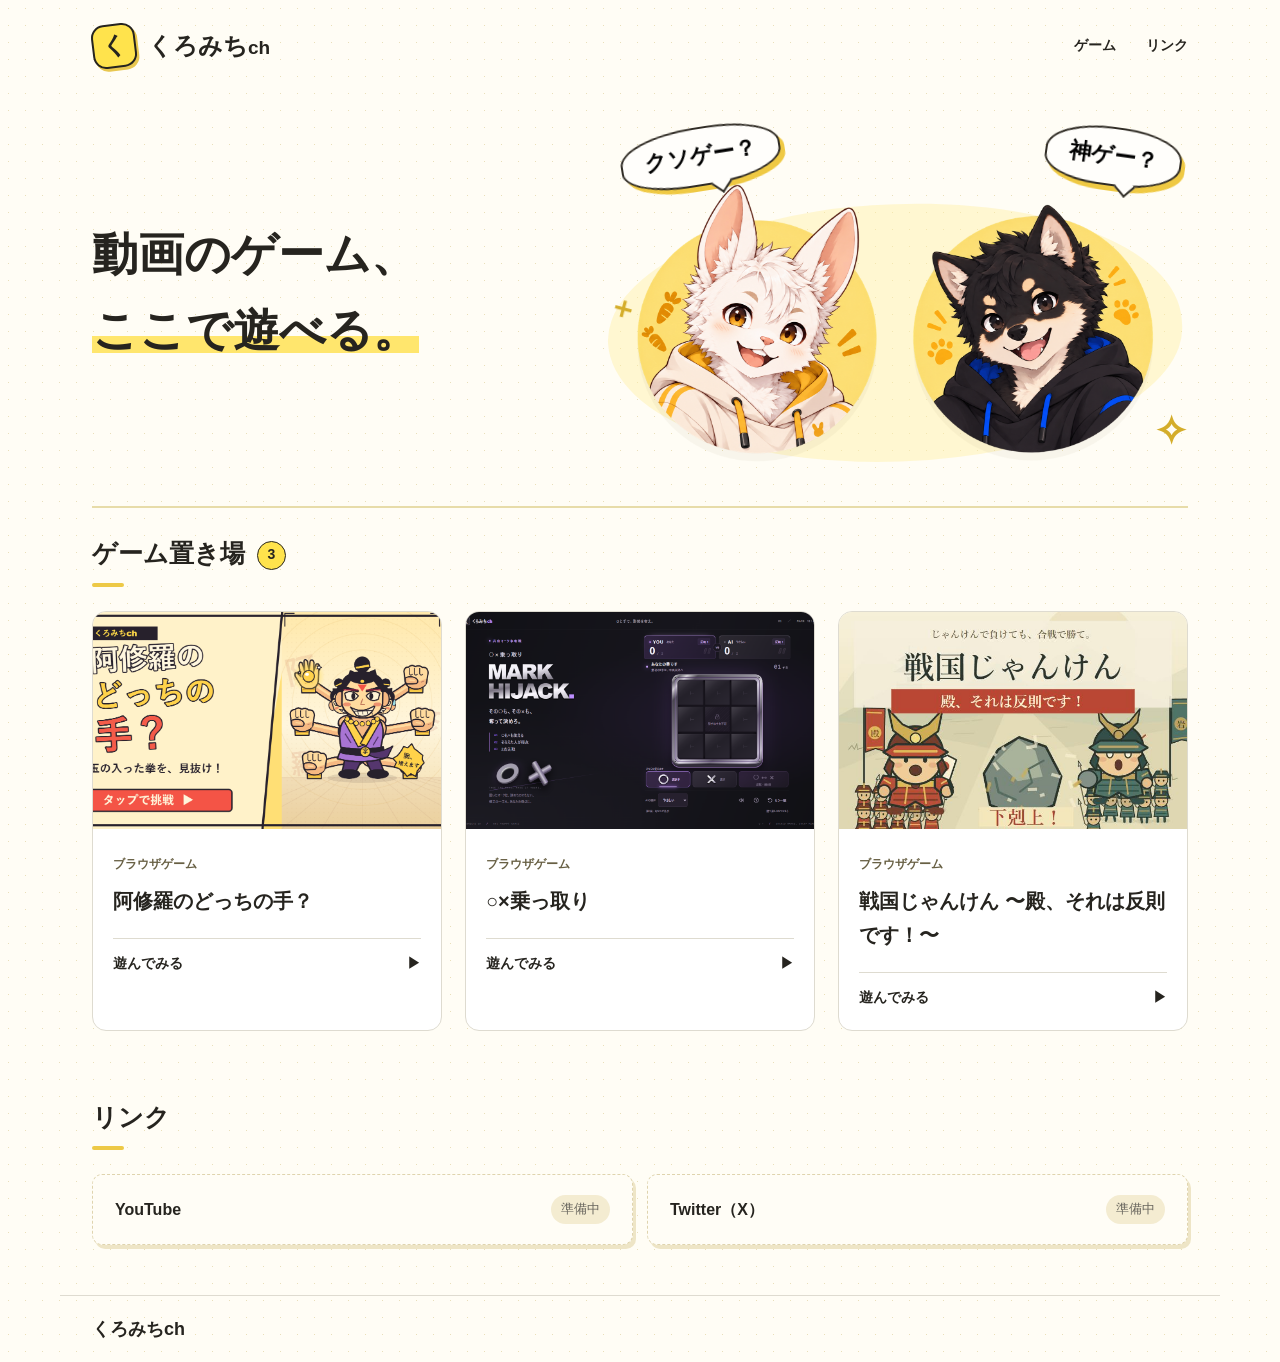
<file: index.html>
<!doctype html>
<html lang="ja"><head><meta charset="utf-8"><meta data-library-security="csp" http-equiv="Content-Security-Policy" content="default-src 'none'; script-src 'self'; script-src-attr 'none'; style-src 'self' 'unsafe-inline'; img-src 'self' data:; font-src 'self' data:; media-src 'self' blob: data:; connect-src 'none'; worker-src 'none'; frame-src 'self'; object-src 'none'; base-uri 'none'; form-action 'none'">
<meta data-library-security="referrer" name="referrer" content="no-referrer">
<meta name="viewport" content="width=device-width,initial-scale=1"><title>くろみちch｜ゲーム置き場</title><meta name="description" content="くろみちchで作った、ちょっと変なゲーム。動画で見たゲームをブラウザで遊ぼう。"><link rel="icon" href="data:image/svg+xml,%3Csvg xmlns='http://www.w3.org/2000/svg' viewBox='0 0 40 40'%3E%3Crect width='40' height='40' rx='10' fill='%23ffe34c'/%3E%3Ctext x='7' y='30' font-size='29' font-weight='bold'%3Eく%3C/text%3E%3C/svg%3E"><link rel="stylesheet" href="style.css"><script src="catalog.js" defer></script><script src="app.js" defer></script><script src="motion.js" defer></script></head>
<body><header class="header"><a class="brand" href="index.html"><span class="brand-mark">く</span><span>くろみち<span class="ch">ch</span></span></a><nav aria-label="メイン"><a href="#games">ゲーム</a><a id="links-nav" href="#links">リンク</a></nav></header>
<main><section class="intro lively-intro"><div class="intro-heading"><h1>動画のゲーム、<br><span>ここで遊べる。</span></h1></div><div class="hosts-stage"><span class="stage-spark spark-one" aria-hidden="true">＋</span><span class="stage-spark spark-two" aria-hidden="true">✧</span><button class="speech speech-rabbit" type="button" aria-label="クソゲー？ 吹き出しを動かす">クソゲー？</button><button class="speech speech-wolf" type="button" aria-label="神ゲー？ 吹き出しを動かす">神ゲー？</button><img class="hosts-portraits" src="assets/hosts-transparent.png" alt="白いうさぎと黒いオオカミの、くろみちchのふたり" width="1774" height="887" fetchpriority="high"></div></section>
<section id="games" class="collection"><div class="section-heading"><div><h2>ゲーム置き場<span id="game-count" class="count">0</span></h2></div></div><div id="game-list" class="grid"></div></section>
<section id="links" class="links-section"><div class="section-heading"><div><h2>リンク</h2></div></div><div id="link-list" class="link-grid"></div></section></main><footer><a class="brand-text" href="index.html">くろみちch</a></footer></body></html>
</file>
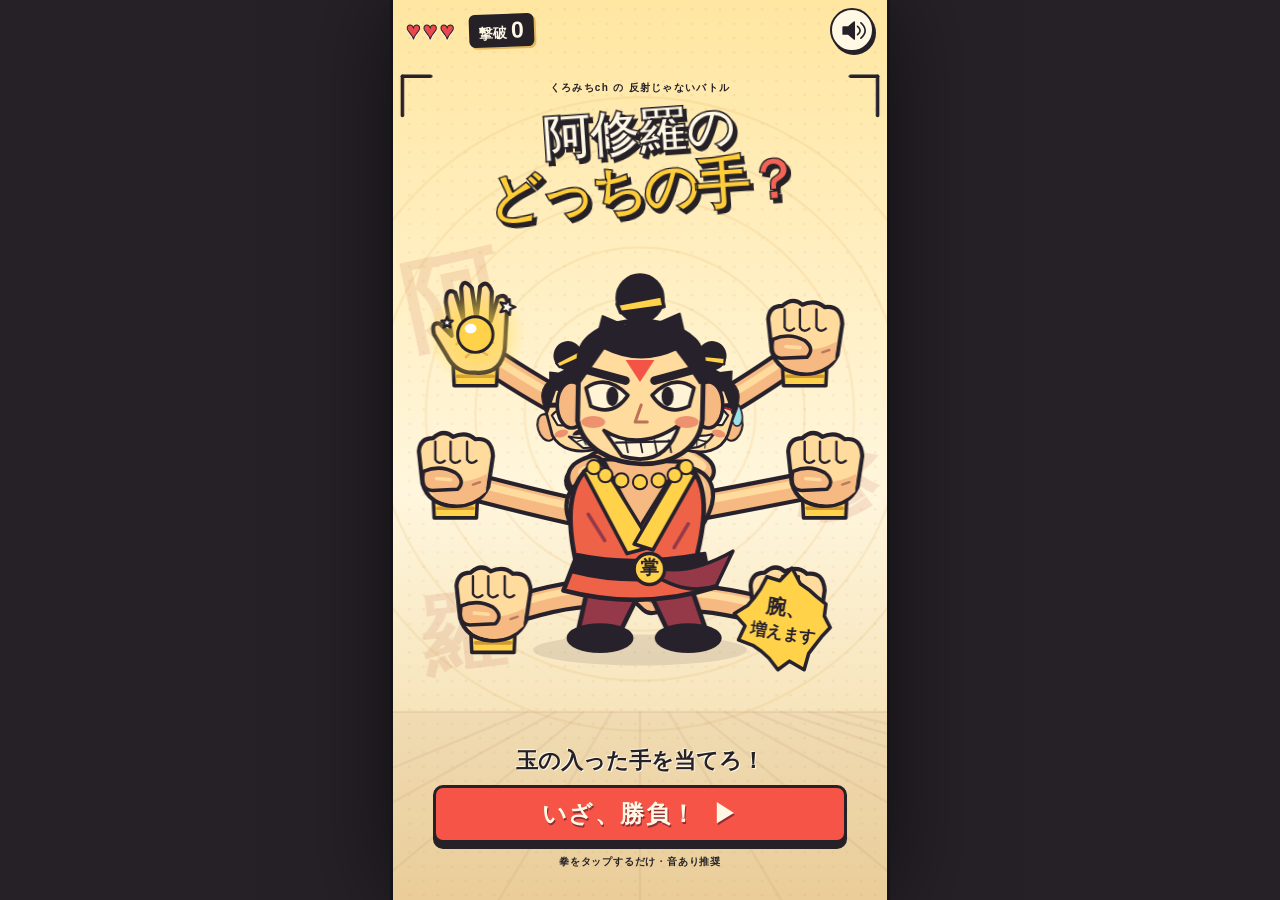
<file: games/79b72ceb0181b890/index.html>
<!doctype html>
<html lang="ja">
<head>
  <meta charset="utf-8">
  <meta data-library-security="csp" http-equiv="Content-Security-Policy" content="default-src 'none'; script-src 'self'; script-src-attr 'none'; style-src 'self' 'unsafe-inline'; img-src 'self' data:; font-src 'self' data:; media-src 'self' blob: data:; connect-src 'none'; worker-src blob:; frame-src 'none'; object-src 'none'; base-uri 'none'; form-action 'none'">
<meta data-library-security="referrer" name="referrer" content="no-referrer">
<meta name="viewport" content="width=device-width,initial-scale=1,viewport-fit=cover">
  <meta name="theme-color" content="#f5dc8d">
  <title>阿修羅のどっちの手？｜くろみちch</title>
  <link rel="icon" href="data:image/svg+xml,%3Csvg xmlns='http://www.w3.org/2000/svg' viewBox='0 0 64 64'%3E%3Crect width='64' height='64' rx='16' fill='%23ffcc32'/%3E%3Ctext x='8' y='49' font-size='46'%3E拳%3C/text%3E%3C/svg%3E">
  <link rel="stylesheet" href="style.css">
  <script src="core.js" defer></script>
  <script src="audio.js" defer></script>
  <script src="art.js" defer></script>
  <script src="game.js" defer></script>
</head>
<body>
<main id="game" aria-label="阿修羅のどっちの手？">
  <canvas id="canvas" aria-label="玉を持つ阿修羅の腕を目で追おう"></canvas>
  <header id="hud">
    <div id="hearts" aria-label="残機3">♥♥♥</div>
    <div id="score"><span>撃破</span> <b>0</b></div>
    <button id="mute" type="button" aria-label="音をミュートする" aria-pressed="false"><svg viewBox="0 0 32 32" aria-hidden="true"><path d="M5 12h6l7-6v20l-7-6H5z"/><path class="waves" d="M22 11q6 5 0 10m4-14q10 9 0 18"/></svg></button>
  </header>
  <div id="targets" aria-label="回答する拳"></div>
  <section id="title" class="screen">
    <p class="brand">くろみちch の 反射じゃないバトル</p>
    <h1><span>阿修羅の</span><strong>どっちの手<span class="question">？</span></strong></h1>
    <div class="title-bottom"><p class="rule">玉の入った手を当てろ！</p><button id="start" class="primary" type="button">いざ、勝負！ <span>▶</span></button><p class="hint">拳をタップするだけ · 音あり推奨</p></div>
  </section>
  <section id="result" class="screen" hidden>
    <div class="result-card"><p class="eyebrow">全 腕 敗 北</p><h2>お手上げ〜！</h2><p id="result-quip">手が多いって、ずるくない？</p><div class="stats"><div><span>撃破数</span><b id="final-score">0</b><small>体</small></div><div><span>到達した腕</span><b id="final-arms">2</b><small>本</small></div></div><p id="best"></p><button id="retry" class="primary" type="button">もう一戦！ <span>↻</span></button></div>
  </section>
  <footer id="caption" hidden><div id="badge"></div><strong id="message" role="status" aria-live="polite"></strong><span id="submessage"></span></footer>
  <button id="resume" class="resume" hidden>タップして再開 ▶</button>
</main>
</body>
</html>
</file>
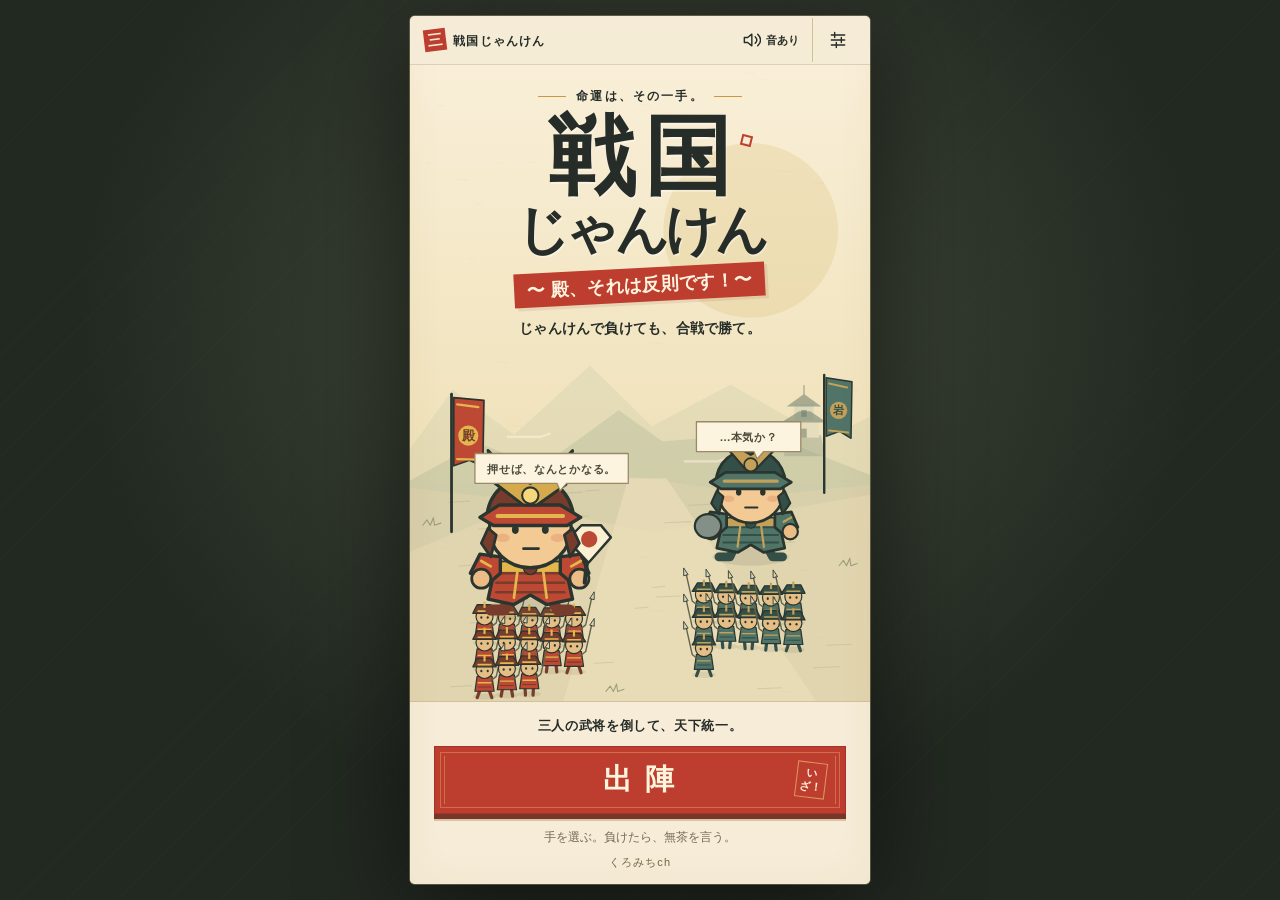
<file: games/9a7d7ae415e417f1/index.html>
<!doctype html>
<html lang="ja">
<head>
  <meta charset="utf-8">
  <meta data-library-security="csp" http-equiv="Content-Security-Policy" content="default-src 'none'; script-src 'self'; script-src-attr 'none'; style-src 'self' 'unsafe-inline'; img-src 'self' data:; font-src 'self' data:; media-src 'self' blob: data:; connect-src 'none'; worker-src blob:; frame-src 'none'; object-src 'none'; base-uri 'none'; form-action 'none'">
<meta data-library-security="referrer" name="referrer" content="no-referrer">
<meta name="viewport" content="width=device-width, initial-scale=1, viewport-fit=cover">
  <meta name="theme-color" content="#252921">
  <meta name="description" content="じゃんけんで負けても、合戦で勝て。無茶な逆転命令で天下統一を目指す、縦画面の戦国じゃんけん。">
  <title>戦国じゃんけん 〜殿、それは反則です！〜</title>
  <link rel="icon" type="image/svg+xml" href="data:image/svg+xml,%3Csvg xmlns='http://www.w3.org/2000/svg' viewBox='0 0 32 32'%3E%3Crect width='32' height='32' rx='7' fill='%23252921'/%3E%3Cpath d='M5 8L11 14L16 5L21 14L27 8L25 23H7Z' fill='%23d9af53'/%3E%3Cpath d='M10 25H22' stroke='%23cf4935' stroke-width='4'/%3E%3C/svg%3E">
  <link rel="stylesheet" href="style.css">
  <script src="rules.js" defer></script>
  <script src="art.js" defer></script>
  <script src="audio.js" defer></script>
  <script src="game.js" defer></script>
</head>
<body>
  <main id="game" class="game-shell" data-screen="title" aria-label="戦国じゃんけん">
    <header class="topbar">
      <span class="wordmark"><span class="crest" aria-hidden="true">三</span> 戦国じゃんけん</span>
      <div class="top-actions">
        <button id="mute" class="icon-button" aria-label="音をミュート" aria-pressed="false"><svg viewBox="0 0 24 24" aria-hidden="true"><path d="M4 9h4l5-4v14l-5-4H4Z"/><path class="sound-waves" d="M17 8q4 4 0 8M20 5q7 7 0 14"/></svg><span id="mute-text">音あり</span></button>
        <button id="settings-open" class="icon-button gear" aria-label="音量設定" aria-expanded="false" aria-controls="settings"><svg viewBox="0 0 24 24" aria-hidden="true"><path d="M4 6h16M4 12h16M4 18h16M8 3v6M16 9v6M10 15v6"/></svg></button>
      </div>
    </header>

    <section id="enemy-panel" class="enemy-panel" aria-label="敵軍の情報" hidden>
      <div class="campaign"><span id="battle-number">第一陣</span><div id="campaign-steps" aria-label="倒した武将 0 / 3"><i class="current">一</i><b></b><i>二</i><b></b><i>三</i></div><span class="enemy-tag">敵軍</span></div>
      <div class="enemy-heading"><h2 id="enemy-name">岩頭 ごり丸</h2><div class="troop-count enemy-count"><span>兵力</span><div id="enemy-pips" class="pips"></div><strong id="enemy-hp">2</strong></div></div>
      <div class="enemy-reading"><p id="enemy-quote">「拳ひとつで十分じゃ！」</p><div class="history"><span>直近</span><div id="history-hands"></div></div></div>
    </section>

    <section id="battlefield" class="battlefield" aria-label="動く合戦の戦場">
      <canvas id="battle-canvas" aria-hidden="true"></canvas>
      <div id="title-banner" class="title-banner">
        <div class="title-eyebrow"><span></span> 命運は、その一手。<span></span></div>
        <h1><span>戦国</span>じゃんけん</h1>
        <div class="title-sub">〜 殿、それは反則です！〜</div>
        <p>じゃんけんで負けても、合戦で勝て。</p>
      </div>
      <div id="stage-label" class="stage-label" hidden>いざ、尋常に。</div>
      <div id="janken-call" class="janken-call" aria-hidden="true" hidden>じゃん</div>
      <div id="hands" class="hands" hidden aria-label="公開された両軍の手"><div class="hand-reveal own"><span>自軍</span><div id="player-hand-icon"></div><strong id="player-hand-name"></strong></div><b class="versus">対</b><div class="hand-reveal foe"><span>敵軍</span><div id="enemy-hand-icon"></div><strong id="enemy-hand-name"></strong></div></div>
      <div id="verdict" class="verdict" hidden><strong id="verdict-title"></strong><span id="verdict-sub"></span></div>
      <div id="force-badge" class="force-badge" hidden>強行軍 · 逆転 75%</div>
      <div id="battle-toast" class="battle-toast" hidden></div>
      <div id="result-banner" class="result-banner" hidden>
        <span id="result-eyebrow">三将、すべて撃破。</span><h2 id="result-title">天下統一</h2>
        <p id="result-comment">理屈より、殿のひと声。</p>
        <div class="title-award"><span>あなたの称号</span><strong id="result-award">力技の天下人</strong></div>
        <div class="result-stats"><div><span>倒した武将</span><strong><b id="result-defeated">3</b><small> / 3人</small></strong></div><div><span>逆転成功</span><strong><b id="result-reversals">0</b><small> 回</small></strong></div></div>
      </div>
    </section>

    <section id="title-controls" class="entry-controls">
      <p class="entry-tip">三人の武将を倒して、天下統一。</p>
      <button id="start" class="primary-button"><span>出 陣</span><b aria-hidden="true">いざ！</b></button>
      <p class="under-button">手を選ぶ。負けたら、無茶を言う。</p>
      <small class="channel-credit">くろみちch</small>
    </section>

    <section id="play-controls" class="play-controls" hidden aria-label="自軍と操作">
      <div class="player-status"><div class="troop-count"><span class="own-tag">自軍</span><span>兵力</span><div id="player-pips" class="pips"></div><strong id="player-hp">5</strong></div><div class="morale-meter"><span>士気</span><i></i><i></i><b id="morale-value">0/2</b></div></div>
      <div class="force-row"><button id="force" class="force-button" disabled>強行軍</button><p id="force-description">兵力を失うと士気＋1。2で発動。</p></div>
      <div id="choice-controls" class="choice-controls"><p id="choice-hint" class="choice-hint">まずは、この三つから一手！</p><div class="hand-buttons"><button data-hand="0" aria-label="グーを出す"><span class="hand-symbol"></span><strong>グー</strong></button><button data-hand="1" aria-label="チョキを出す"><span class="hand-symbol"></span><strong>チョキ</strong></button><button data-hand="2" aria-label="パーを出す"><span class="hand-symbol"></span><strong>パー</strong></button></div></div>
      <div id="order-controls" class="order-controls" hidden><p id="retainer-line">殿！ 包囲されました！</p><button id="order" class="order-button"><strong id="order-text">岩で押し通す！</strong><span id="order-rate">逆転成功率 35% · 一度だけ命令</span></button></div>
      <div id="waiting-controls" class="waiting-controls" hidden><span class="waiting-seal" aria-hidden="true">戦</span><strong id="waiting-text">いざ、勝負！</strong><span id="waiting-note">殿の命令、実行中。</span></div>
    </section>

    <section id="result-controls" class="entry-controls result-controls" hidden><button id="retry" class="primary-button"><span>もう一度出陣</span><b aria-hidden="true">再戦</b></button><p class="under-button">次こそ、殿の言うとおり。</p><small class="channel-credit">くろみちch</small></section>

    <div id="settings" class="modal-shade" hidden><section class="settings-panel" role="dialog" aria-modal="true" aria-labelledby="settings-title"><div class="settings-heading"><h2 id="settings-title">音の支度</h2><button id="settings-close" class="close-button" aria-label="設定を閉じる">×</button></div><label for="bgm-volume"><span>BGM <output id="bgm-output">55%</output></span><input id="bgm-volume" type="range" min="0" max="100" value="55"></label><label for="sfx-volume"><span>効果音 <output id="sfx-output">85%</output></span><input id="sfx-volume" type="range" min="0" max="100" value="85"></label><div class="sound-help"><button id="sound-test" class="small-primary sound-test">音を鳴らして戻る</button><p>消音・音量0を戻して、確認音を鳴らします。<br>iPhoneで無音なら、本体の音量・消音モードも確認。</p></div><p>合戦はひと休み。設定は今回のプレイ中のみ。</p><button id="settings-done" class="small-primary">合戦に戻る</button></section></div>
    <div id="pause-cover" class="pause-cover" hidden><strong>しばし休戦</strong><p>画面に戻ると合戦を再開します。</p></div>
    <p id="announcer" class="sr-only" role="status" aria-live="polite" aria-atomic="true"></p>
    <noscript>このゲームを遊ぶには、ブラウザのJavaScriptを有効にしてください。</noscript>
  </main>
</body>
</html>
</file>
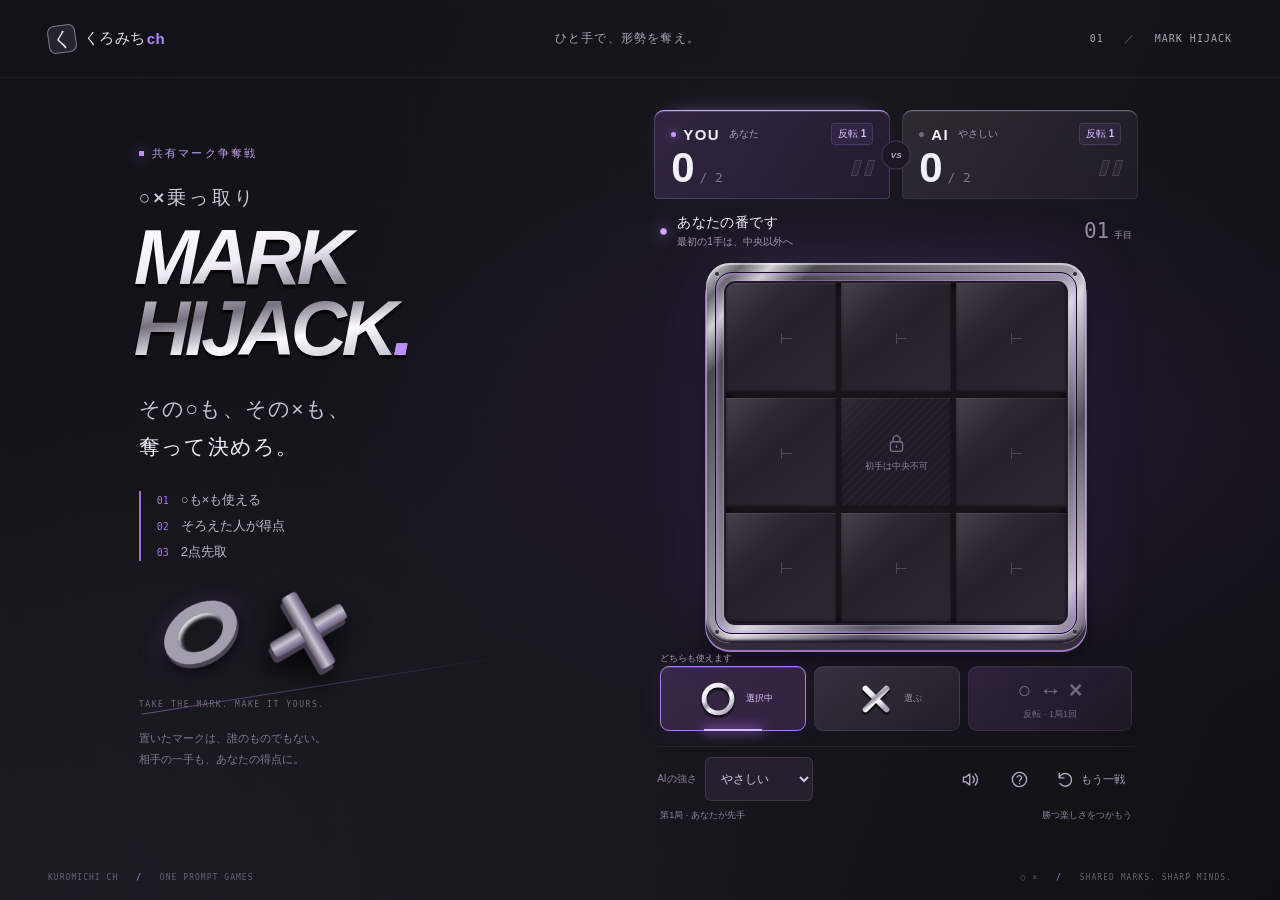
<file: games/e7474dd6f43c0ed1/index.html>
<!doctype html>
<html lang="ja"><head><meta charset="UTF-8"/><meta data-library-security="csp" http-equiv="Content-Security-Policy" content="default-src 'none'; script-src 'self' 'sha256-aiAZBHeZgoGEb/cACWD7e0aAgUx5g68gaY5jVLlYdNA='; script-src-attr 'none'; style-src 'self' 'unsafe-inline'; img-src 'self' data:; font-src 'self' data:; media-src 'self' blob: data:; connect-src 'none'; worker-src blob:; frame-src 'none'; object-src 'none'; base-uri 'none'; form-action 'none'">
<meta data-library-security="referrer" name="referrer" content="no-referrer">
<meta name="viewport" content="width=device-width,initial-scale=1,viewport-fit=cover"/><meta name="theme-color" content="#111016"/><meta name="description" content="その○も、その×も、奪って決めろ。両者が○と×を使える、2点先取の対戦ゲーム。"/><title>○×乗っ取り / MARK HIJACK</title><link rel="icon" href="data:image/svg+xml,%3Csvg xmlns='http://www.w3.org/2000/svg' viewBox='0 0 64 64'%3E%3Crect width='64' height='64' rx='16' fill='%23111016'/%3E%3Ccircle cx='23' cy='32' r='13' fill='none' stroke='%23e3d8ff' stroke-width='6'/%3E%3Cpath d='M40 21l17 22m0-22L40 43' stroke='%23b17cff' stroke-width='6'/%3E%3C/svg%3E"/><style>:root{font-family:Segoe UI,Yu Gothic UI,Hiragino Kaku Gothic ProN,Meiryo,sans-serif;color:#f3f1f8;background:#101015;font-synthesis:none;font-weight:500;color-scheme:dark;--violet:#b78aff;--dim:#a39eaf;--board-size:min(440px, calc(100dvh - 520px) )}*{box-sizing:border-box}body{margin:0;min-width:280px}button,select{font:inherit}button{color:inherit;cursor:pointer;-webkit-tap-highlight-color:transparent;touch-action:manipulation}button:disabled{cursor:default}button:focus-visible,select:focus-visible{outline:3px solid #d7baff;outline-offset:3px}button,select{border-radius:0}svg{display:block}button svg{width:22px;height:22px}button{border:0}button:disabled{opacity:1}h1,h2,p{margin:0}button,select,a{-webkit-tap-highlight-color:transparent}::selection{background:#8651c8;color:#fff}.app{min-height:100svh;min-height:100dvh;position:relative;isolation:isolate;overflow:hidden;background:radial-gradient(ellipse at 72% 48%,#46266a38,transparent 47%),radial-gradient(ellipse at 4% 98%,#38354240,transparent 42%),linear-gradient(110deg,#111116,#17161d 55%,#101014)}.app:before{content:"";position:absolute;inset:0;z-index:-1;opacity:.16;background-image:linear-gradient(#b9b3ca18 1px,transparent 1px),linear-gradient(90deg,#b9b3ca18 1px,transparent 1px);background-size:68px 68px;mask-image:linear-gradient(120deg,black,transparent 75%)}.topbar{height:78px;max-width:1392px;margin:auto;padding:0 48px;display:flex;align-items:center;justify-content:space-between;border-bottom:1px solid #ffffff0d;font-size:12px;letter-spacing:.1em;color:#a8a3b2}.channel{display:flex;gap:8px;align-items:center;color:#e5e1ed;letter-spacing:.03em;font-weight:800;font-size:15px}.channel-symbol{display:grid;place-items:center;width:28px;height:28px;border:1px solid #817a8d;transform:rotate(-8deg);border-radius:7px;font-size:20px;background:#25232c}.channel-ch{color:var(--violet);margin-left:-7px}.edition{font-family:Consolas,monospace;font-size:10px;letter-spacing:.1em}.edition span{margin:0 13px;color:#736d7d}.layout{display:grid;grid-template-columns:minmax(290px,410px) minmax(400px,490px);align-items:center;justify-content:center;column-gap:clamp(50px,8vw,150px);max-width:1280px;min-height:calc(100dvh - 124px);margin:auto;padding:30px 40px}.branding{align-self:center;padding-bottom:16px}.eyebrow{display:flex;align-items:center;gap:8px;color:#c5a0fb;font-size:11px;font-weight:700;letter-spacing:.2em}.eyebrow>span{width:5px;height:5px;background:#be8eff;box-shadow:0 0 14px #bb7aff}.jp-title{display:block;font-size:19px;letter-spacing:.16em;margin:24px 0 11px;color:#ccc6d6;font-weight:650}.en-title{display:block;font-family:Arial Black,Arial,sans-serif;font-size:clamp(56px,6.1vw,86px);font-weight:950;line-height:.91;letter-spacing:-.065em;font-style:italic;transform:translate(-5px);background:linear-gradient(170deg,#fff 1%,#efecf5 27%,#77717f 50%,#fcf9ff 67%,#a7a1b0 95%);background-clip:text;-webkit-text-fill-color:transparent;filter:drop-shadow(0 3px 1px #000)}.en-title>span{letter-spacing:-.068em}.title-dot{color:#bc8dff;-webkit-text-fill-color:#bc8dff}.tagline{margin:26px 0;font-size:21px;line-height:1.8;letter-spacing:.06em;color:#cac3d6}.tagline strong{font-weight:750;color:#f3edf9}.quick-rules{border-left:2px solid #a071d2;padding-left:16px;display:grid;gap:8px}.quick-rules>div{display:flex;align-items:center;gap:12px;font-size:13px}.quick-rules span{font-family:Consolas,monospace;font-size:10px;color:#a879e6}.quick-rules p{color:#bdb6c8}.brand-art{height:124px;position:relative;margin-top:24px;opacity:.85}.art-circle{position:absolute;left:22px;top:8px;width:79px;height:79px;border:15px solid #bdb7c8;border-radius:50%;transform:rotateX(40deg) rotateY(-23deg);box-shadow:inset 3px 5px 4px #fff,2px 6px #55505e,3px 12px 22px #000,0 3px 30px #9565c866}.art-cross{position:absolute;left:122px;top:4px;transform:rotate(15deg);width:90px;height:90px;filter:drop-shadow(0 6px 0 #52495d) drop-shadow(0 12px 14px #000)}.art-cross:before,.art-cross:after{content:"";position:absolute;left:38px;width:17px;height:82px;border-radius:4px;background:linear-gradient(90deg,#6e6579,#ece7f4 45%,#c0b4d1 62%,#786b8d);transform:rotate(45deg)}.art-cross:after{transform:rotate(-45deg)}.art-line{position:absolute;left:0;right:30px;bottom:24px;height:1px;background:linear-gradient(90deg,#bc87ff,transparent);transform:rotate(-9deg);opacity:.6}.art-caption{position:absolute;bottom:0;left:0;font-family:Consolas,monospace;font-size:8px;letter-spacing:.2em;color:#80798b}.desktop-note{margin-top:19px;font-size:11px;line-height:1.9;color:#827a91}.arena{width:100%;max-width:490px;justify-self:center}.scoreboard{position:relative;display:grid;grid-template-columns:1fr 1fr;gap:12px;margin:0 3px}.player{border-top:1px solid #706b7b;border-radius:10px 10px 4px 4px;background:linear-gradient(125deg,#343039c4,#211e28c7);padding:12px 17px 10px;position:relative;transition:background .2s}.player:after{content:"";position:absolute;inset:0;border:1px solid #a194b122;border-radius:inherit;pointer-events:none}.player.active{border-top-color:#d0a6ff;background:linear-gradient(130deg,#54387270,#271e359e);box-shadow:0 -8px 24px -20px #d3acff}.player.active:after{border-color:#b988ff40}.player-label{display:flex;align-items:center;gap:7px}.player-label b{font-size:15px;letter-spacing:.1em}.player-label small{font-size:10px;color:#a89db9;margin-left:2px}.player-dot{height:5px;width:5px;background:#716b7b;border-radius:50%}.active .player-dot{background:#c796ff;box-shadow:0 0 9px #b281ff}.points{display:flex;align-items:baseline;gap:7px;margin-top:2px}.points strong{font-family:Arial,sans-serif;font-size:42px;line-height:1;font-weight:600;letter-spacing:-.05em}.points>span{font-family:Consolas,monospace;color:#80768f;font-size:13px}.pips{display:flex;gap:6px;margin-left:auto;align-self:center}.pips i{width:7px;height:16px;background:#5e516730;transform:skew(-15deg);border:1px solid #81718e55}.pips .filled{background:#c49cff;border-color:#e2caff;box-shadow:0 0 10px #b384ff70}.versus{position:absolute;left:50%;top:50%;transform:translate(-50%,-50%);background:#1b1722;border:1px solid #78618f70;border-radius:50%;width:29px;height:29px;display:grid;place-items:center;color:#bbaac8;font-family:Arial,sans-serif;font-size:8px;font-weight:900;font-style:italic;z-index:1}.scored .points strong{color:#dfc6ff;animation:point .4s ease-out}.turn-status{height:64px;display:flex;align-items:center;gap:10px;padding:0 9px}.status-orb{height:7px;width:7px;border:1px solid #b989f3;background:#9562cb;border-radius:50%;box-shadow:0 0 15px #b984ff66}.your-turn .status-orb{background:#d1afff;box-shadow:0 0 16px #b984ff}.status-orb.thinking{animation:breathe 1s infinite}.turn-status strong{display:block;font-size:14px;font-weight:650;letter-spacing:.03em}.turn-status small{display:block;font-size:10px;margin-top:3px;color:#a299b1}.move-counter{margin-left:auto;font-family:Consolas,monospace;font-size:21px;color:#9588a6;display:flex;align-items:baseline;gap:5px}.move-counter small{font-family:inherit;font-size:9px}.board-frame{width:var(--board-size);max-width:100%;aspect-ratio:1;margin:0 auto;position:relative;padding:18px;border-radius:24px;background:linear-gradient(135deg,#ebeaed,#6b6971 5%,#d2d0d5 9%,#4b4851 15%,#9c98a5 49%,#dcd9e2 53%,#55505e 70%,#c6c0cf 91%,#5c5468);box-shadow:inset 0 1px 1px 1px #fff8,inset 0 -3px 3px #17111e,0 7px #322d3a,0 8px 0 1px #7f758e,0 13px 1px #141019,0 20px 28px #0009,0 0 60px -10px #a66fe733;transition:box-shadow .3s}.board-frame:before{content:"";position:absolute;inset:9px;border-radius:17px;border:1px solid #160c1e;box-shadow:0 1px 1px #f5e8ff88,inset 0 0 5px #c492ff;pointer-events:none}.your-turn .board-frame{box-shadow:inset 0 1px 1px 1px #fff8,inset 0 -3px 3px #17111e,0 7px #322d3a,0 8px 0 1px #9e78bf,0 13px 1px #141019,0 20px 28px #0009,0 0 68px -12px #a66fe74a}.board{height:100%;display:grid;grid-template-columns:repeat(3,1fr);grid-template-rows:repeat(3,1fr);gap:5px;position:relative;background:#16131b;border:2px solid #221a2b;border-radius:11px;overflow:hidden;box-shadow:0 0 0 1px #c0a8db55,inset 0 0 12px #000}.cell{position:relative;min-width:0;min-height:0;display:grid;place-items:center;padding:0;background:linear-gradient(142deg,#38343e,#24212a 46%,#2c2833);box-shadow:inset 0 1px #ffffff12,inset 0 -2px 3px #0d0910b3;transition:background .15s;isolation:isolate}.cell:before{content:"";position:absolute;inset:0;background:linear-gradient(135deg,#fff1,transparent 30%);pointer-events:none}.cell-cross{width:11px;height:11px;position:relative;opacity:.3}.cell-cross:before,.cell-cross:after{content:"";position:absolute;background:#ad9fc0}.cell-cross:before{height:1px;width:11px;top:5px}.cell-cross:after{width:1px;height:11px;left:5px}.cell .mark{width:83%;height:83%;filter:drop-shadow(0 3px 0 #61576d) drop-shadow(0 5px 5px #100b18);animation:place .19s ease-out}.mark{overflow:visible}.mark circle,.mark path{fill:none;stroke:url(#metal-1);stroke-width:10;stroke-linecap:round}.mark-2 path{stroke:url(#metal-2);stroke-width:12}.mark.ghost{opacity:.38;animation:none;filter:none}.mark.ghost circle{stroke:#c497ff}.mark.ghost path{stroke:#c497ff}.cell.lit{background:radial-gradient(ellipse,#9260c278,#463051)}.cell.lit .mark{filter:drop-shadow(0 0 9px #c898ff) drop-shadow(0 3px 0 #695777)}.lock-message{display:flex;align-items:center;flex-direction:column;gap:6px;color:#90809f}.lock-message svg{width:21px;height:21px;opacity:.8}.lock-message span{font-size:9px;white-space:nowrap}.cell.locked{background:repeating-linear-gradient(135deg,#201b27 0px 5px,#282330 5px 6px)}.screw{position:absolute;height:4px;width:4px;border-radius:50%;background:#302b38;box-shadow:0 1px #ffffff7f}.screw-tl{left:9px;top:9px}.screw-tr{right:9px;top:9px}.screw-bl{bottom:9px;left:9px}.screw-br{bottom:9px;right:9px}.winning-lines{position:absolute;inset:0;width:100%;height:100%;pointer-events:none;overflow:visible;filter:drop-shadow(0 0 7px #c797ff)}.winning-lines line{stroke:#e5c7ff;stroke-width:4;stroke-linecap:round;stroke-dasharray:350;animation:draw-line .32s ease-out both}.hijack-call{position:absolute;z-index:4;top:50%;left:50%;transform:translate(-50%,-50%) rotate(-6deg);pointer-events:none;text-align:center;white-space:nowrap;background:linear-gradient(110deg,#361456f5,#a16adcfa,#3c1961f5);border-block:1px solid #e4c6ff;box-shadow:0 6px 40px #000c;padding:10px 27px;animation:call .25s ease-out both}.hijack-call strong{display:block;font-family:Arial Black,Arial,sans-serif;font-style:italic;font-size:30px;font-weight:900;letter-spacing:-.06em;text-shadow:0 2px 0 #643584}.hijack-call small{font-family:Consolas,monospace;font-size:13px;letter-spacing:.16em}.hijack-call.double strong{font-size:25px}.mark-controls{display:flex;align-items:center;justify-content:space-between;gap:16px;margin:23px 9px 15px}.select-label strong{font-size:12px;display:block}.select-label>span{font-size:10px;color:#a69caf;display:block;margin-top:5px}.mark-options{display:flex;gap:8px;flex:1;max-width:274px}.mark-choice{height:65px;position:relative;flex:1;min-width:90px;display:flex;align-items:center;gap:4px;justify-content:center;border:1px solid #6b607743;border-radius:9px;background:linear-gradient(145deg,#35303d,#211d28);box-shadow:inset 0 1px #ffffff08}.mark-choice .mark{width:48px;height:48px;filter:drop-shadow(0 2px 1px #000)}.mark-choice span{font-size:9px;color:#9c91a9}.mark-choice i{display:none;position:absolute;bottom:-1px;height:2px;left:30%;right:30%;background:#dab8ff;box-shadow:0 0 12px 1px #a168ed}.mark-choice.selected{border-color:#ae7cf1;background:linear-gradient(135deg,#593c7477,#322340);box-shadow:0 0 24px #975ade19,inset 0 1px #fff2}.mark-choice.selected i{display:block}.mark-choice.selected span{color:#e1c8ff}.inactive .mark-choice{filter:saturate(.45);opacity:.7}.utilities{display:flex;align-items:center;gap:5px;border-top:1px solid #ffffff10;padding-top:10px;margin:0 6px}.difficulty{display:flex;align-items:center;gap:8px;margin-right:auto;font-size:10px;color:#8f829f}.difficulty select{height:44px;border:1px solid #83708f44;padding:0 27px 0 11px;background:#26202e;color:#d6c9e4;border-radius:6px;font-size:12px}.difficulty select:disabled{opacity:.55}.utility-button{display:flex;align-items:center;justify-content:center;min-width:44px;height:44px;gap:6px;background:transparent;color:#b4a7c3;border-radius:6px}.utility-button svg{width:19px;height:19px}.replay{padding:0 10px;font-size:11px}.arena-foot{display:flex;align-items:center;justify-content:space-between;font-size:9px;color:#8d819c;margin:8px 9px 0}.arena-foot span:last-child{font-size:9px}.footer{height:46px;max-width:1392px;margin:auto;padding:0 48px;display:flex;justify-content:space-between;align-items:center;color:#696271;font-family:Consolas,monospace;font-size:8px;letter-spacing:.13em}.footer b{margin:0 12px;color:#9e7dbc}dialog{border:1px solid #9c77c366;border-radius:18px;padding:0;background:linear-gradient(135deg,#302537,#19151f 70%);color:#eee7f6;box-shadow:0 20px 100px #000c;max-height:calc(100dvh - 40px);max-width:calc(100vw - 28px);width:460px;overflow:auto}dialog::backdrop{background:#08050fc9;backdrop-filter:blur(8px)}.dialog-inner{padding:34px;position:relative}.dialog-close{position:absolute;right:10px;top:10px;width:44px;height:44px;border-radius:50%;display:grid;place-items:center;background:transparent;color:#cab4df}.rules-dialog h2{font-size:23px;margin-top:18px;letter-spacing:-.04em}.dialog-lead{font-size:12px;line-height:1.9;color:#c2b2d0;margin-top:13px}.rules-dialog ol{padding-left:20px;margin:24px 0;display:grid;gap:17px}.rules-dialog li::marker{color:#c799fd;font-size:12px;font-weight:700}.rules-dialog li{padding-left:5px}.rules-dialog li b{font-size:13px;display:block}.rules-dialog li span{display:block;font-size:11px;line-height:1.9;color:#b5a5c4;margin-top:5px}.master-note{border-left:2px solid #b281ec;padding:10px 13px;background:#b481e90c}.master-note strong{font-size:12px;color:#d6b5ff}.master-note p{font-size:11px;line-height:1.9;color:#b7a7c7;margin-top:5px}.primary-button{width:100%;display:flex;align-items:center;justify-content:center;gap:16px;height:54px;margin-top:24px;border-radius:8px;border:1px solid #e5c7ff66;background:linear-gradient(110deg,#7c47b0,#ad78dc);box-shadow:inset 0 1px #f3dfff55,0 4px 24px #9656cf33;color:#fff;font-size:14px;font-weight:700}.primary-button span{font-size:19px}.result-dialog{text-align:center;width:385px;overflow:hidden}.result-dialog .dialog-inner{padding:35px 28px 25px}.result-eyebrow{font-size:11px;letter-spacing:.06em;color:#c8b3d9}.result-dialog h2{font-family:Arial Black,Arial,sans-serif;font-size:49px;letter-spacing:-.06em;font-style:italic;margin:13px 0 6px;line-height:1.15;background:linear-gradient(#fff,#c4a5e0);background-clip:text;color:transparent}.result-dialog p{font-size:14px}.result-score{display:flex;justify-content:center;gap:26px;align-items:center;margin:24px 0 0}.result-score>div{display:flex;flex-direction:column;gap:6px}.result-score span{font-size:11px;letter-spacing:.15em;color:#bc9ed3}.result-score strong{font-size:54px;line-height:1;font-weight:650}.result-score i{font-size:25px;color:#8c6aab}.result-dialog small{display:block;font-size:11px;color:#b3a0c2;margin-top:13px}.result-dialog.victory{border-color:#ce96ff88;box-shadow:0 0 95px #a764ec33,0 20px 100px #000c}@media(hover:hover){.cell:not(:disabled):hover{background:linear-gradient(145deg,#50405f,#372b43)}.utility-button:hover{background:#bf8cf017}.primary-button:hover{filter:brightness(1.13)}}@keyframes place{0%{transform:scale(.72);opacity:.3}to{transform:scale(1);opacity:1}}@keyframes point{0%{transform:scale(1.35)}to{transform:scale(1)}}@keyframes breathe{50%{opacity:.3}}@keyframes draw-line{0%{stroke-dashoffset:350}to{stroke-dashoffset:0}}@keyframes call{0%{opacity:0;transform:translate(-50%,-50%) rotate(-6deg) scale(1.25)}to{opacity:1;transform:translate(-50%,-50%) rotate(-6deg) scale(1)}}@media(min-width:851px)and (max-height:800px){:root{--board-size:min(365px, calc(100dvh - 420px) )}.layout{padding-block:18px}.topbar{height:60px}.layout{min-height:calc(100dvh - 96px)}.footer{height:36px}.turn-status{height:52px}.player{padding-block:9px}.points strong{font-size:34px}.mark-choice{height:53px}.mark-controls{margin-top:21px;margin-bottom:10px}.brand-art{height:100px}.branding .en-title{font-size:70px}.tagline{font-size:18px;margin-block:22px}.quick-rules{gap:6px}.desktop-note{margin-top:11px}}@media(max-width:850px){:root{--board-size:min( calc(100vw - 38px) , calc(100dvh - 402px - env(safe-area-inset-top) - env(safe-area-inset-bottom)) ,410px)}.app{padding:env(safe-area-inset-top) max(0px,env(safe-area-inset-right)) env(safe-area-inset-bottom) max(0px,env(safe-area-inset-left));min-height:100dvh}.topbar{height:36px;padding:0 19px;border:0;font-size:9px}.channel{font-size:11px;gap:6px}.channel-symbol{width:18px;height:18px;font-size:13px;border-radius:5px}.channel-ch{margin-left:-5px}.edition{font-size:8px;letter-spacing:.05em}.edition span{margin:0 5px}.top-label{display:none}.layout{display:flex;flex-direction:column;min-height:0;gap:0;padding:0 16px;max-width:490px}.branding{width:100%;padding:0}.branding .eyebrow,.brand-art,.desktop-note,.desktop-break,.footer{display:none}.branding h1{display:flex;align-items:center;justify-content:space-between;gap:10px}.jp-title{font-size:15px;letter-spacing:.06em;white-space:nowrap;margin:0}.en-title{font-size:29px;letter-spacing:-.07em;line-height:1.2;transform:none;white-space:nowrap}.title-dot{display:none}.tagline{font-size:10px;line-height:1.3;margin:5px 0 9px;color:#aaa0b7;letter-spacing:.08em}.tagline strong{color:#c8b6db}.quick-rules{display:flex;justify-content:space-between;gap:8px;padding:0 0 10px;border:0}.quick-rules>div{gap:5px;font-size:10px}.quick-rules span{font-size:8px}.quick-rules p{color:#b5a6c5}.arena{max-width:450px}.scoreboard{gap:10px;margin:0 1px}.player{padding:8px 12px 7px;border-radius:8px 8px 3px 3px}.player-label{gap:6px}.player-label b{font-size:12px}.player-label small{font-size:9px}.points{margin-top:3px}.points strong{font-size:31px}.points>span{font-size:11px}.pips{gap:5px}.pips i{height:12px;width:6px}.versus{height:25px;width:25px;font-size:7px}.turn-status{height:52px;padding-inline:6px;gap:8px}.turn-status strong{font-size:12px}.turn-status small{font-size:9px;margin-top:3px}.move-counter{font-size:18px}.move-counter small{font-size:8px}.board-frame{padding:15px;border-radius:21px}.board-frame:before{inset:8px;border-radius:14px}.board{gap:4px;border-radius:9px}.lock-message span{font-size:8px}.lock-message svg{width:18px;height:18px}.mark-controls{margin:20px 4px 8px;gap:13px}.select-label strong{font-size:11px}.select-label>span{font-size:9px;margin-top:4px;white-space:nowrap}.mark-choice{height:56px;min-width:78px;border-radius:7px;gap:3px}.mark-choice .mark{width:44px;height:44px}.mark-choice span{font-size:8px}.mark-options{max-width:228px;gap:7px}.utilities{padding-top:5px;gap:2px;margin-inline:2px}.difficulty{gap:6px;font-size:9px}.difficulty select{font-size:11px;padding-left:8px;padding-right:19px}.utility-button{height:44px;min-width:44px}.utility-button svg{height:18px;width:18px}.replay{font-size:10px;gap:4px;padding-inline:6px}.arena-foot{font-size:8px;margin:5px 4px 0;line-height:1.4}.arena-foot span:last-child{font-size:8px}.hijack-call{padding:9px 18px}.hijack-call strong{font-size:25px}.hijack-call.double strong{font-size:21px}.dialog-inner{padding:29px 23px}.rules-dialog h2{font-size:21px}.result-dialog h2{font-size:47px}.result-dialog .dialog-inner{padding:31px 25px 23px}}@media(max-width:850px)and (max-height:700px){:root{--board-size:min( calc(100vw - 38px) , calc(100dvh - 354px - env(safe-area-inset-top) - env(safe-area-inset-bottom)) ,410px)}.topbar{height:29px}.en-title{font-size:26px}.jp-title{font-size:14px}.tagline{margin:3px 0 6px;font-size:9px}.quick-rules{padding-bottom:7px}.quick-rules>div{font-size:9px}.player{padding-block:6px}.points strong{font-size:28px}.turn-status{height:47px}.mark-controls{margin-top:17px;margin-bottom:5px}.mark-choice{height:50px}.mark-choice .mark{width:40px;height:40px}.arena-foot{margin-top:3px}}@media(max-width:370px){.en-title{font-size:25px}.jp-title{font-size:14px}.quick-rules>div{font-size:9px}.quick-rules span{font-size:7px}.difficulty>span{display:none}.arena-foot span:last-child{font-size:7px}}@media(max-width:850px)and (min-height:900px){.layout{padding-top:12px}.branding{margin-bottom:8px}.mark-controls{margin-top:26px}.turn-status{height:61px}.player{padding-block:13px}}@media(orientation:landscape)and (max-width:850px)and (max-height:540px){:root{--board-size: calc(100dvh - 42px) }.topbar{display:none}.layout{display:grid;max-width:none;grid-template-columns:160px 1fr;padding:14px 24px;gap:20px}.branding h1{display:block}.jp-title{margin-bottom:8px}.en-title{white-space:normal;font-size:35px}.quick-rules{display:grid;margin-top:22px;gap:10px}.tagline{line-height:1.8;margin-top:18px}.arena{display:grid;grid-template-columns:var(--board-size) minmax(180px,1fr);gap:0 16px;max-width:none;align-items:center}.board-frame{grid-column:1;grid-row:1/6}.scoreboard,.turn-status,.mark-controls,.utilities,.arena-foot{grid-column:2}.scoreboard{gap:5px}.player{padding:6px}.player-label small,.pips{display:none}.mark-controls{display:block;margin-top:6px}.select-label{display:none}.utilities{flex-wrap:wrap}.difficulty{width:100%;justify-content:space-between}.arena-foot span:last-child{display:none}}.flip-stock{margin-left:auto;white-space:nowrap;font-size:10px;font-weight:600;color:#d9b9ff;padding:3px 6px;border-radius:4px;background:#ae7fea15;border:1px solid #aa80d533;letter-spacing:0}.flip-stock.spent{color:#8b8196;border-color:transparent;background:transparent}.mark-controls{position:relative;gap:8px}.select-label{position:absolute;top:-14px;left:0}.select-label strong{display:none}.select-label>span{font-size:9px;margin:0}.mark-options{max-width:none;flex:2}.mark-choice{min-width:0}.flip-choice{height:65px;flex:1;min-width:90px;display:flex;flex-direction:column;align-items:center;justify-content:center;gap:4px;border:1px solid #a879d066;border-radius:9px;background:linear-gradient(135deg,#4c345e,#2c2235);color:#e8d0ff;box-shadow:inset 0 1px #dcb5ff22}.flip-choice strong{font-size:23px;letter-spacing:.02em}.flip-choice span{font-size:9px;white-space:nowrap}.flip-choice.selected{border-color:#deb4ff;background:linear-gradient(135deg,#70479a,#442b61);box-shadow:0 0 22px #a267f04a}.flip-choice:disabled{opacity:.45}.flip-target{box-shadow:inset 0 0 0 2px #c599ff,inset 0 0 30px #ac73e433}.flip-target-hint{position:absolute;bottom:6px;font-size:10px;letter-spacing:.15em;color:#dfc3ff}.flip-mode .cell:not(.occupied){opacity:.45}.cell.just-flipped .mark{animation:flip-mark .4s ease-out}.cell.just-flipped{background:radial-gradient(ellipse,#8151a57d,#392b49)}@keyframes flip-mark{0%{transform:rotateY(90deg);filter:drop-shadow(0 0 15px #d2a4ff)}to{transform:rotateY(0);filter:drop-shadow(0 3px 0 #61576d)}}@media(min-width:851px)and (max-height:800px){.flip-choice{height:53px}}@media(max-width:850px){.mark-controls{gap:7px}.mark-options{gap:7px;max-width:none}.flip-choice{height:56px;min-width:88px;border-radius:7px}.flip-choice strong{font-size:20px}.flip-choice span{font-size:8px}.flip-stock{font-size:8px;padding:2px 4px}.select-label{display:block;top:-12px}.select-label>span{font-size:8px}.flip-target-hint{font-size:8px;bottom:4px}}@media(max-width:850px)and (max-height:700px){.flip-choice{height:50px}.flip-choice strong{font-size:19px}.mark-controls{margin-top:20px}}@media(orientation:landscape)and (max-width:850px)and (max-height:540px){.select-label{display:none}.mark-controls{display:flex}.mark-options{flex:2}.flip-choice{min-width:58px}.flip-stock{display:none}.mark-choice .mark{width:30px;height:30px}.mark-choice span{display:none}}@media(prefers-reduced-motion:reduce){*,*:before,*:after{animation:none!important;transition:none!important;scroll-behavior:auto!important}dialog::backdrop{backdrop-filter:none}}
</style></head><body><div id="root"></div><script>"use strict";(()=>{var Km=Object.create;var s0=Object.defineProperty;var Jm=Object.getOwnPropertyDescriptor;var km=Object.getOwnPropertyNames;var Wm=Object.getPrototypeOf,Fm=Object.prototype.hasOwnProperty;var pt=(l,t)=>()=>(t||l((t={exports:{}}).exports,t),t.exports);var $m=(l,t,a,e)=>{if(t&&typeof t=="object"||typeof t=="function")for(let n of km(t))!Fm.call(l,n)&&n!==a&&s0(l,n,{get:()=>t[n],enumerable:!(e=Jm(t,n))||e.enumerable});return l};var uu=(l,t,a)=>(a=l!=null?Km(Wm(l)):{},$m(t||!l||!l.__esModule?s0(a,"default",{value:l,enumerable:!0}):a,l));var T0=pt(_=>{"use strict";var Ii=Symbol.for("react.transitional.element"),Im=Symbol.for("react.portal"),Pm=Symbol.for("react.fragment"),lp=Symbol.for("react.strict_mode"),tp=Symbol.for("react.profiler"),ap=Symbol.for("react.consumer"),ep=Symbol.for("react.context"),np=Symbol.for("react.forward_ref"),up=Symbol.for("react.suspense"),ip=Symbol.for("react.memo"),g0=Symbol.for("react.lazy"),cp=Symbol.for("react.activity"),fp=Symbol.for("react.view_transition"),r0=Symbol.iterator;function op(l){return l===null||typeof l!="object"?null:(l=r0&&l[r0]||l["@@iterator"],typeof l=="function"?l:null)}var v0={isMounted:function(){return!1},enqueueForceUpdate:function(){},enqueueReplaceState:function(){},enqueueSetState:function(){}},h0=Object.assign,y0={};function Pa(l,t,a){this.props=l,this.context=t,this.refs=y0,this.updater=a||v0}Pa.prototype.isReactComponent={};Pa.prototype.setState=function(l,t){if(typeof l!="object"&&typeof l!="function"&&l!=null)throw Error("takes an object of state variables to update or a function which returns an object of state variables.");this.updater.enqueueSetState(this,l,t,"setState")};Pa.prototype.forceUpdate=function(l){this.updater.enqueueForceUpdate(this,l,"forceUpdate")};function b0(){}b0.prototype=Pa.prototype;function Pi(l,t,a){this.props=l,this.context=t,this.refs=y0,this.updater=a||v0}var lc=Pi.prototype=new b0;lc.constructor=Pi;h0(lc,Pa.prototype);lc.isPureReactComponent=!0;var d0=Array.isArray;function $i(){}var J={H:null,A:null,T:null,S:null},x0=Object.prototype.hasOwnProperty;function tc(l,t,a){var e=a.ref;return{$$typeof:Ii,type:l,key:t,ref:e!==void 0?e:null,props:a}}function sp(l,t){return tc(l.type,t,l.props)}function ac(l){return typeof l=="object"&&l!==null&&l.$$typeof===Ii}function rp(l){var t={"=":"=0",":":"=2"};return"$"+l.replace(/[=:]/g,function(a){return t[a]})}var m0=/\/+/g;function Fi(l,t){return typeof l=="object"&&l!==null&&l.key!=null?rp(""+l.key):t.toString(36)}function dp(l){switch(l.status){case"fulfilled":return l.value;case"rejected":throw l.reason;default:switch(typeof l.status=="string"?l.then($i,$i):(l.status="pending",l.then(function(t){l.status==="pending"&&(l.status="fulfilled",l.value=t)},function(t){l.status==="pending"&&(l.status="rejected",l.reason=t)})),l.status){case"fulfilled":return l.value;case"rejected":throw l.reason}}throw l}function Ia(l,t,a,e,n){var u=typeof l;(u==="undefined"||u==="boolean")&&(l=null);var i=!1;if(l===null)i=!0;else switch(u){case"bigint":case"string":case"number":i=!0;break;case"object":switch(l.$$typeof){case Ii:case Im:i=!0;break;case g0:return i=l._init,Ia(i(l._payload),t,a,e,n)}}if(i)return n=n(l),i=e===""?"."+Fi(l,0):e,d0(n)?(a="",i!=null&&(a=i.replace(m0,"$&/")+"/"),Ia(n,t,a,"",function(s){return s})):n!=null&&(ac(n)&&(n=sp(n,a+(n.key==null||l&&l.key===n.key?"":(""+n.key).replace(m0,"$&/")+"/")+i)),t.push(n)),1;i=0;var c=e===""?".":e+":";if(d0(l))for(var f=0;f<l.length;f++)e=l[f],u=c+Fi(e,f),i+=Ia(e,t,a,u,n);else if(f=op(l),typeof f=="function")for(l=f.call(l),f=0;!(e=l.next()).done;)e=e.value,u=c+Fi(e,f++),i+=Ia(e,t,a,u,n);else if(u==="object"){if(typeof l.then=="function")return Ia(dp(l),t,a,e,n);throw t=String(l),Error("Objects are not valid as a React child (found: "+(t==="[object Object]"?"object with keys {"+Object.keys(l).join(", ")+"}":t)+"). If you meant to render a collection of children, use an array instead.")}return i}function iu(l,t,a){if(l==null)return l;var e=[],n=0;return Ia(l,e,"","",function(u){return t.call(a,u,n++)}),e}function mp(l){if(l._status===-1){var t=l._result,a=t();a.then(function(e){(l._status===0||l._status===-1)&&(l._status=1,l._result=e,a.status===void 0&&(a.status="fulfilled",a.value=e))},function(e){(l._status===0||l._status===-1)&&(l._status=2,l._result=e,a.status===void 0&&(a.status="rejected",a.reason=e))}),l._status===-1&&(l._status=0,l._result=a)}if(l._status===1)return l._result.default;throw l._result}var p0=typeof reportError=="function"?reportError:function(l){if(typeof window=="object"&&typeof window.ErrorEvent=="function"){var t=new window.ErrorEvent("error",{bubbles:!0,cancelable:!0,message:typeof l=="object"&&l!==null&&typeof l.message=="string"?String(l.message):String(l),error:l});if(!window.dispatchEvent(t))return}else if(typeof process=="object"&&typeof process.emit=="function"){process.emit("uncaughtException",l);return}console.error(l)};function S0(l){var t=J.T,a={};a.types=t!==null?t.types:null,J.T=a;try{var e=l(),n=J.S;n!==null&&n(a,e),typeof e=="object"&&e!==null&&typeof e.then=="function"&&e.then($i,p0)}catch(u){p0(u)}finally{t!==null&&a.types!==null&&(t.types=a.types),J.T=t}}function z0(l){var t=J.T;if(t!==null){var a=t.types;a===null?t.types=[l]:a.indexOf(l)===-1&&a.push(l)}else S0(z0.bind(null,l))}var pp={map:iu,forEach:function(l,t,a){iu(l,function(){t.apply(this,arguments)},a)},count:function(l){var t=0;return iu(l,function(){t++}),t},toArray:function(l){return iu(l,function(t){return t})||[]},only:function(l){if(!ac(l))throw Error("React.Children.only expected to receive a single React element child.");return l}};_.Activity=cp;_.Children=pp;_.Component=Pa;_.Fragment=Pm;_.Profiler=tp;_.PureComponent=Pi;_.StrictMode=lp;_.Suspense=up;_.ViewTransition=fp;_.__CLIENT_INTERNALS_DO_NOT_USE_OR_WARN_USERS_THEY_CANNOT_UPGRADE=J;_.__COMPILER_RUNTIME={__proto__:null,c:function(l){return J.H.useMemoCache(l)}};_.addTransitionType=z0;_.cache=function(l){return function(){return l.apply(null,arguments)}};_.cacheSignal=function(){return null};_.cloneElement=function(l,t,a){if(l==null)throw Error("The argument must be a React element, but you passed "+l+".");var e=h0({},l.props),n=l.key;if(t!=null)for(u in t.key!==void 0&&(n=""+t.key),t)!x0.call(t,u)||u==="key"||u==="__self"||u==="__source"||u==="ref"&&t.ref===void 0||(e[u]=t[u]);var u=arguments.length-2;if(u===1)e.children=a;else if(1<u){for(var i=Array(u),c=0;c<u;c++)i[c]=arguments[c+2];e.children=i}return tc(l.type,n,e)};_.createContext=function(l){return l={$$typeof:ep,_currentValue:l,_currentValue2:l,_threadCount:0,Provider:null,Consumer:null},l.Provider=l,l.Consumer={$$typeof:ap,_context:l},l};_.createElement=function(l,t,a){var e,n={},u=null;if(t!=null)for(e in t.key!==void 0&&(u=""+t.key),t)x0.call(t,e)&&e!=="key"&&e!=="__self"&&e!=="__source"&&(n[e]=t[e]);var i=arguments.length-2;if(i===1)n.children=a;else if(1<i){for(var c=Array(i),f=0;f<i;f++)c[f]=arguments[f+2];n.children=c}if(l&&l.defaultProps)for(e in i=l.defaultProps,i)n[e]===void 0&&(n[e]=i[e]);return tc(l,u,n)};_.createRef=function(){return{current:null}};_.forwardRef=function(l){return{$$typeof:np,render:l}};_.isValidElement=ac;_.lazy=function(l){return{$$typeof:g0,_payload:{_status:-1,_result:l},_init:mp}};_.memo=function(l,t){return{$$typeof:ip,type:l,compare:t===void 0?null:t}};_.startTransition=S0;_.unstable_useCacheRefresh=function(){return J.H.useCacheRefresh()};_.use=function(l){return J.H.use(l)};_.useActionState=function(l,t,a){return J.H.useActionState(l,t,a)};_.useCallback=function(l,t){return J.H.useCallback(l,t)};_.useContext=function(l){return J.H.useContext(l)};_.useDebugValue=function(){};_.useDeferredValue=function(l,t){return J.H.useDeferredValue(l,t)};_.useEffect=function(l,t){return J.H.useEffect(l,t)};_.useEffectEvent=function(l){return J.H.useEffectEvent(l)};_.useId=function(){return J.H.useId()};_.useImperativeHandle=function(l,t,a){return J.H.useImperativeHandle(l,t,a)};_.useInsertionEffect=function(l,t){return J.H.useInsertionEffect(l,t)};_.useLayoutEffect=function(l,t){return J.H.useLayoutEffect(l,t)};_.useMemo=function(l,t){return J.H.useMemo(l,t)};_.useOptimistic=function(l,t){return J.H.useOptimistic(l,t)};_.useReducer=function(l,t,a){return J.H.useReducer(l,t,a)};_.useRef=function(l){return J.H.useRef(l)};_.useState=function(l){return J.H.useState(l)};_.useSyncExternalStore=function(l,t,a){return J.H.useSyncExternalStore(l,t,a)};_.useTransition=function(){return J.H.useTransition()};_.version="19.3.0"});var cu=pt((Dh,E0)=>{"use strict";E0.exports=T0()});var R0=pt(P=>{"use strict";function ic(l,t){var a=l.length;l.push(t);l:for(;0<a;){var e=a-1>>>1,n=l[e];if(0<fu(n,t))l[e]=t,l[a]=n,a=e;else break l}}function gt(l){return l.length===0?null:l[0]}function su(l){if(l.length===0)return null;var t=l[0],a=l.pop();if(a!==t){l[0]=a;l:for(var e=0,n=l.length,u=n>>>1;e<u;){var i=2*(e+1)-1,c=l[i],f=i+1,s=l[f];if(0>fu(c,a))f<n&&0>fu(s,c)?(l[e]=s,l[f]=a,e=f):(l[e]=c,l[i]=a,e=i);else if(f<n&&0>fu(s,a))l[e]=s,l[f]=a,e=f;else break l}}return t}function fu(l,t){var a=l.sortIndex-t.sortIndex;return a!==0?a:l.id-t.id}P.unstable_now=void 0;typeof performance=="object"&&typeof performance.now=="function"?(N0=performance,P.unstable_now=function(){return N0.now()}):(ec=Date,O0=ec.now(),P.unstable_now=function(){return ec.now()-O0});var N0,ec,O0,Ut=[],kt=[],gp=1,$l=null,Tl=3,cc=!1,Ie=!1,Pe=!1,fc=!1,M0=typeof setTimeout=="function"?setTimeout:null,D0=typeof clearTimeout=="function"?clearTimeout:null,A0=typeof setImmediate<"u"?setImmediate:null;function ou(l){for(var t=gt(kt);t!==null;){if(t.callback===null)su(kt);else if(t.startTime<=l)su(kt),t.sortIndex=t.expirationTime,ic(Ut,t);else break;t=gt(kt)}}function oc(l){if(Pe=!1,ou(l),!Ie)if(gt(Ut)!==null)Ie=!0,te||(te=!0,le());else{var t=gt(kt);t!==null&&sc(oc,t.startTime-l)}}var te=!1,ln=-1,U0=5,C0=-1;function H0(){return fc?!0:!(P.unstable_now()-C0<U0)}function nc(){if(fc=!1,te){var l=P.unstable_now();C0=l;var t=!0;try{l:{Ie=!1,Pe&&(Pe=!1,D0(ln),ln=-1),cc=!0;var a=Tl;try{t:{for(ou(l),$l=gt(Ut);$l!==null&&!($l.expirationTime>l&&H0());){var e=$l.callback;if(typeof e=="function"){$l.callback=null,Tl=$l.priorityLevel;var n=e($l.expirationTime<=l);if(l=P.unstable_now(),typeof n=="function"){$l.callback=n,ou(l),t=!0;break t}$l===gt(Ut)&&su(Ut),ou(l)}else su(Ut);$l=gt(Ut)}if($l!==null)t=!0;else{var u=gt(kt);u!==null&&sc(oc,u.startTime-l),t=!1}}break l}finally{$l=null,Tl=a,cc=!1}t=void 0}}finally{t?le():te=!1}}}var le;typeof A0=="function"?le=function(){A0(nc)}:typeof MessageChannel<"u"?(uc=new MessageChannel,_0=uc.port2,uc.port1.onmessage=nc,le=function(){_0.postMessage(null)}):le=function(){M0(nc,0)};var uc,_0;function sc(l,t){ln=M0(function(){l(P.unstable_now())},t)}P.unstable_IdlePriority=5;P.unstable_ImmediatePriority=1;P.unstable_LowPriority=4;P.unstable_NormalPriority=3;P.unstable_Profiling=null;P.unstable_UserBlockingPriority=2;P.unstable_cancelCallback=function(l){l.callback=null};P.unstable_forceFrameRate=function(l){0>l||125<l?console.error("forceFrameRate takes a positive int between 0 and 125, forcing frame rates higher than 125 fps is not supported"):U0=0<l?Math.floor(1e3/l):5};P.unstable_getCurrentPriorityLevel=function(){return Tl};P.unstable_next=function(l){switch(Tl){case 1:case 2:case 3:var t=3;break;default:t=Tl}var a=Tl;Tl=t;try{return l()}finally{Tl=a}};P.unstable_requestPaint=function(){fc=!0};P.unstable_runWithPriority=function(l,t){switch(l){case 1:case 2:case 3:case 4:case 5:break;default:l=3}var a=Tl;Tl=l;try{return t()}finally{Tl=a}};P.unstable_scheduleCallback=function(l,t,a){var e=P.unstable_now();switch(typeof a=="object"&&a!==null?(a=a.delay,a=typeof a=="number"&&0<a?e+a:e):a=e,l){case 1:var n=-1;break;case 2:n=250;break;case 5:n=1073741823;break;case 4:n=1e4;break;default:n=5e3}return n=a+n,l={id:gp++,callback:t,priorityLevel:l,startTime:a,expirationTime:n,sortIndex:-1},a>e?(l.sortIndex=a,ic(kt,l),gt(Ut)===null&&l===gt(kt)&&(Pe?(D0(ln),ln=-1):Pe=!0,sc(oc,a-e))):(l.sortIndex=n,ic(Ut,l),Ie||cc||(Ie=!0,te||(te=!0,le()))),l};P.unstable_shouldYield=H0;P.unstable_wrapCallback=function(l){var t=Tl;return function(){var a=Tl;Tl=t;try{return l.apply(this,arguments)}finally{Tl=a}}}});var q0=pt((Ch,Y0)=>{"use strict";Y0.exports=R0()});var j0=pt(El=>{"use strict";var vp=cu();function G0(l){var t="https://react.dev/errors/"+l;if(1<arguments.length){t+="?args[]="+encodeURIComponent(arguments[1]);for(var a=2;a<arguments.length;a++)t+="&args[]="+encodeURIComponent(arguments[a])}return"Minified React error #"+l+"; visit "+t+" for the full message or use the non-minified dev environment for full errors and additional helpful warnings."}function Wt(){}var Ol={d:{f:Wt,r:function(){throw Error(G0(522))},D:Wt,C:Wt,L:Wt,m:Wt,X:Wt,S:Wt,M:Wt},p:0,findDOMNode:null},hp=Symbol.for("react.portal"),yp=Symbol.for("react.recoverable"),B0=Symbol.for("react.optimistic_key");function bp(l,t,a){var e=3<arguments.length&&arguments[3]!==void 0?arguments[3]:null;return{$$typeof:hp,key:e==null?null:e===B0?B0:""+e,children:l,containerInfo:t,implementation:a}}var tn=vp.__CLIENT_INTERNALS_DO_NOT_USE_OR_WARN_USERS_THEY_CANNOT_UPGRADE;function ru(l,t){if(l==="font")return"";if(typeof t=="string")return t==="use-credentials"?t:""}El.__DOM_INTERNALS_DO_NOT_USE_OR_WARN_USERS_THEY_CANNOT_UPGRADE=Ol;El.browser=function(l){return{$$typeof:yp,_reason:l}};El.createPortal=function(l,t){var a=2<arguments.length&&arguments[2]!==void 0?arguments[2]:null;if(!t||t.nodeType!==1&&t.nodeType!==9&&t.nodeType!==11)throw Error(G0(299));return bp(l,t,null,a)};El.flushSync=function(l){var t=tn.T,a=Ol.p;try{if(tn.T=null,Ol.p=2,l)return l()}finally{tn.T=t,Ol.p=a,Ol.d.f()}};El.preconnect=function(l,t){typeof l=="string"&&(t?(t=t.crossOrigin,t=typeof t=="string"?t==="use-credentials"?t:"":void 0):t=null,Ol.d.C(l,t))};El.prefetchDNS=function(l){typeof l=="string"&&Ol.d.D(l)};El.preinit=function(l,t){if(typeof l=="string"&&t&&typeof t.as=="string"){var a=t.as,e=ru(a,t.crossOrigin),n=typeof t.integrity=="string"?t.integrity:void 0,u=typeof t.fetchPriority=="string"?t.fetchPriority:void 0;a==="style"?Ol.d.S(l,typeof t.precedence=="string"?t.precedence:void 0,{crossOrigin:e,integrity:n,fetchPriority:u}):a==="script"&&Ol.d.X(l,{crossOrigin:e,integrity:n,fetchPriority:u,nonce:typeof t.nonce=="string"?t.nonce:void 0})}};El.preinitModule=function(l,t){if(typeof l=="string")if(typeof t=="object"&&t!==null){if(t.as==null||t.as==="script"){var a=ru(t.as,t.crossOrigin);Ol.d.M(l,{crossOrigin:a,integrity:typeof t.integrity=="string"?t.integrity:void 0,nonce:typeof t.nonce=="string"?t.nonce:void 0,fetchPriority:typeof t.fetchPriority=="string"?t.fetchPriority:void 0})}}else t==null&&Ol.d.M(l)};El.preload=function(l,t){if(typeof l=="string"&&typeof t=="object"&&t!==null&&typeof t.as=="string"){var a=t.as,e=ru(a,t.crossOrigin);Ol.d.L(l,a,{crossOrigin:e,integrity:typeof t.integrity=="string"?t.integrity:void 0,nonce:typeof t.nonce=="string"?t.nonce:void 0,type:typeof t.type=="string"?t.type:void 0,fetchPriority:typeof t.fetchPriority=="string"?t.fetchPriority:void 0,referrerPolicy:typeof t.referrerPolicy=="string"?t.referrerPolicy:void 0,imageSrcSet:typeof t.imageSrcSet=="string"?t.imageSrcSet:void 0,imageSizes:typeof t.imageSizes=="string"?t.imageSizes:void 0,media:typeof t.media=="string"?t.media:void 0})}};El.preloadModule=function(l,t){if(typeof l=="string")if(t){var a=ru(t.as,t.crossOrigin);Ol.d.m(l,{as:typeof t.as=="string"&&t.as!=="script"?t.as:void 0,crossOrigin:a,integrity:typeof t.integrity=="string"?t.integrity:void 0,nonce:typeof t.nonce=="string"?t.nonce:void 0,fetchPriority:typeof t.fetchPriority=="string"?t.fetchPriority:void 0})}else Ol.d.m(l)};El.requestFormReset=function(l){Ol.d.r(l)};El.unstable_batchedUpdates=function(l,t){return l(t)};El.useFormState=function(l,t,a){return tn.H.useFormState(l,t,a)};El.useFormStatus=function(){return tn.H.useHostTransitionStatus()};El.version="19.3.0"});var Q0=pt((Rh,X0)=>{"use strict";function w0(){if(!(typeof __REACT_DEVTOOLS_GLOBAL_HOOK__>"u"||typeof __REACT_DEVTOOLS_GLOBAL_HOOK__.checkDCE!="function"))try{__REACT_DEVTOOLS_GLOBAL_HOOK__.checkDCE(w0)}catch(l){console.error(l)}}w0(),X0.exports=j0()});var _m=pt(Ki=>{"use strict";var rl=q0(),Ar=cu(),xp=Q0();function b(l){var t="https://react.dev/errors/"+l;if(1<arguments.length){t+="?args[]="+encodeURIComponent(arguments[1]);for(var a=2;a<arguments.length;a++)t+="&args[]="+encodeURIComponent(arguments[a])}return"Minified React error #"+l+"; visit "+t+" for the full message or use the non-minified dev environment for full errors and additional helpful warnings."}function _r(l){return!(!l||l.nodeType!==1&&l.nodeType!==9&&l.nodeType!==11)}function Vn(l){for(var t=l,a=t;a&&!a.alternate;)t=a,(t.flags&4098)!==0&&(l=t.return),a=t.return;for(;t.return;)t=t.return;return t.tag===3?l:null}function Mr(l){if(l.tag===13){var t=l.memoizedState;if(t===null&&(l=l.alternate,l!==null&&(t=l.memoizedState)),t!==null)return t.dehydrated}return null}function Dr(l){if(l.tag===31){var t=l.memoizedState;if(t===null&&(l=l.alternate,l!==null&&(t=l.memoizedState)),t!==null)return t.dehydrated}return null}function V0(l){if(Vn(l)!==l)throw Error(b(188))}function Sp(l){var t=l.alternate;if(!t){if(t=Vn(l),t===null)throw Error(b(188));return t!==l?null:l}for(var a=l,e=t;;){var n=a.return;if(n===null)break;var u=n.alternate;if(u===null){if(e=n.return,e!==null){a=e;continue}break}if(n.child===u.child){for(u=n.child;u;){if(u===a)return V0(n),l;if(u===e)return V0(n),t;u=u.sibling}throw Error(b(188))}if(a.return!==e.return)a=n,e=u;else{for(var i=!1,c=n.child;c;){if(c===a){i=!0,a=n,e=u;break}if(c===e){i=!0,e=n,a=u;break}c=c.sibling}if(!i){for(c=u.child;c;){if(c===a){i=!0,a=u,e=n;break}if(c===e){i=!0,e=u,a=n;break}c=c.sibling}if(!i)throw Error(b(189))}}if(a.alternate!==e)throw Error(b(190))}if(a.tag!==3)throw Error(b(188));return a.stateNode.current===a?l:t}function Ur(l){var t=l.tag;if(t===5||t===26||t===27||t===6)return l;for(l=l.child;l!==null;){if(t=Ur(l),t!==null)return t;l=l.sibling}return null}function Bl(l,t,a,e,n,u){for(;l!==null;){if((l.tag===5||l.tag===27||l.tag===6)&&a(l,e,n,u)||(l.tag!==22||l.memoizedState===null)&&(t||l.tag!==5&&l.tag!==27)&&Bl(l.child,t,a,e,n,u))return!0;l=l.sibling}return!1}function La(l){for(l=l.return;l!==null;){if(l.tag===3||l.tag===5||l.tag===27)return l;l=l.return}return null}function Z0(l){var t=!1;for(l=l.return;l!==null&&(l.tag===4&&(t=!0),!(l.tag===3||l.tag===5||l.tag===27));)l=l.return;return t}function Cr(l){var t=[null,null],a=La(l);return a===null||Hr(t,l,a.child,{foundSelf:!1}),t}function Hr(l,t,a,e){for(;a!==null;){if(a===t)e.foundSelf=!0;else if(a.tag===5||a.tag===27||a.tag===6){if(e.foundSelf)return l[1]=a,!0;l[0]=a}else if((a.tag!==22||a.memoizedState===null)&&Hr(l,t,a.child,e))return!0;a=a.sibling}return!1}function sl(l){switch(l.tag){case 5:case 27:case 6:return l.stateNode;case 3:return l.stateNode.containerInfo;default:throw Error(b(559))}}var fe=null,Qc=null;function zp(l,t,a){return l===a?!0:l===t?(fe=l,!0):!1}function Tp(l,t,a){return l===a?(Qc=l,!1):l===t?(Qc!==null&&(fe=l),!0):!1}function L0(l){if(l===null)return null;do l=l===null?null:l.return;while(l&&l.tag!==5&&l.tag!==27&&l.tag!==3);return l||null}function Vc(l,t,a){for(var e=0,n=l;n;n=a(n))e++;n=0;for(var u=t;u;u=a(u))n++;for(;0<e-n;)l=a(l),e--;for(;0<n-e;)t=a(t),n--;for(;e--;){if(l===t||t!==null&&l===t.alternate)return l;l=a(l),t=a(t)}return null}var K=Object.assign,Ep=Symbol.for("react.element"),du=Symbol.for("react.transitional.element"),on=Symbol.for("react.portal"),oe=Symbol.for("react.fragment"),Rr=Symbol.for("react.strict_mode"),Zc=Symbol.for("react.profiler"),Yr=Symbol.for("react.consumer"),St=Symbol.for("react.context"),lo=Symbol.for("react.forward_ref"),Lc=Symbol.for("react.suspense"),Kc=Symbol.for("react.suspense_list"),to=Symbol.for("react.memo"),Pt=Symbol.for("react.lazy");Symbol.for("react.scope");var Jc=Symbol.for("react.activity"),Np=Symbol.for("react.legacy_hidden");Symbol.for("react.tracing_marker");var Op=Symbol.for("react.memo_cache_sentinel"),kc=Symbol.for("react.view_transition"),Ap=Symbol.for("react.recoverable"),K0=Symbol.iterator;function an(l){return l===null||typeof l!="object"?null:(l=K0&&l[K0]||l["@@iterator"],typeof l=="function"?l:null)}var _p=Symbol.for("react.client.reference");function Wc(l){if(l==null)return null;if(typeof l=="function")return l.$$typeof===_p?null:l.displayName||l.name||null;if(typeof l=="string")return l;switch(l){case oe:return"Fragment";case Zc:return"Profiler";case Rr:return"StrictMode";case Lc:return"Suspense";case Kc:return"SuspenseList";case Jc:return"Activity";case kc:return"ViewTransition"}if(typeof l=="object")switch(l.$$typeof){case on:return"Portal";case St:return l.displayName||"Context";case Yr:return(l._context.displayName||"Context")+".Consumer";case lo:var t=l.render;return l=l.displayName,l||(l=t.displayName||t.name||"",l=l!==""?"ForwardRef("+l+")":"ForwardRef"),l;case to:return t=l.displayName||null,t!==null?t:Wc(l.type)||"Memo";case Pt:t=l._payload,l=l._init;try{return Wc(l(t))}catch{}}return null}var sn=Array.isArray,A=Ar.__CLIENT_INTERNALS_DO_NOT_USE_OR_WARN_USERS_THEY_CANNOT_UPGRADE,j=xp.__DOM_INTERNALS_DO_NOT_USE_OR_WARN_USERS_THEY_CANNOT_UPGRADE,Ca={pending:!1,data:null,method:null,action:null},Fc=[],se=-1;function _t(l){return{current:l}}function bl(l){0>se||(l.current=Fc[se],Fc[se]=null,se--)}function F(l,t){se++,Fc[se]=l.current,l.current=t}var Nt=_t(null),An=_t(null),fa=_t(null),Iu=_t(null);function Pu(l,t){switch(F(fa,t),F(An,l),F(Nt,null),t.nodeType){case 9:case 11:l=(l=t.documentElement)&&(l=l.namespaceURI)?ir(l):0;break;default:if(l=t.tagName,t=t.namespaceURI)t=ir(t),l=em(t,l);else switch(l){case"svg":l=1;break;case"math":l=2;break;default:l=0}}bl(Nt),F(Nt,l)}function De(){bl(Nt),bl(An),bl(fa)}function $c(l){var t=l.memoizedState;t!==null&&(we._currentValue=t.memoizedState,F(Iu,l)),t=Nt.current;var a=em(t,l.type);t!==a&&(F(An,l),F(Nt,a))}function li(l){An.current===l&&(bl(Nt),bl(An)),Iu.current===l&&(bl(Iu),we._currentValue=Ca)}var rc,J0;function $t(l){if(rc===void 0)try{throw Error()}catch(a){var t=a.stack.trim().match(/\n( *(at )?)/);rc=t&&t[1]||"",J0=-1<a.stack.indexOf(`
    at`)?" (<anonymous>)":-1<a.stack.indexOf("@")?"@unknown:0:0":""}return`
`+rc+l+J0}var dc=!1;function mc(l,t){if(!l||dc)return"";dc=!0;var a=Error.prepareStackTrace;Error.prepareStackTrace=void 0;try{var e={DetermineComponentFrameRoot:function(){try{if(t){var h=function(){throw Error()};if(Object.defineProperty(h.prototype,"props",{set:function(){throw Error()}}),typeof Reflect=="object"&&Reflect.construct){try{Reflect.construct(h,[])}catch(x){var r=x}Reflect.construct(l,[],h)}else{try{h.call()}catch(x){r=x}h=!1;try{var g=Object.getOwnPropertyDescriptor(l.prototype,"props");Object.defineProperty(l.prototype,"props",{configurable:!0,set:function(){throw Error()}}),h=!0,new l}finally{h&&(g!==void 0?Object.defineProperty(l.prototype,"props",g):delete l.prototype.props)}}}else{try{throw Error()}catch(x){r=x}(h=l())&&typeof h.catch=="function"&&h.catch(function(){})}}catch(x){if(x&&r&&typeof x.stack=="string")return[x.stack,r.stack]}return[null,null]}};e.DetermineComponentFrameRoot.displayName="DetermineComponentFrameRoot";var n=Object.getOwnPropertyDescriptor(e.DetermineComponentFrameRoot,"name");n&&n.configurable&&Object.defineProperty(e.DetermineComponentFrameRoot,"name",{value:"DetermineComponentFrameRoot"});var u=e.DetermineComponentFrameRoot(),i=u[0],c=u[1];if(i&&c){var f=i.split(`
`),s=c.split(`
`);for(n=e=0;e<f.length&&!f[e].includes("DetermineComponentFrameRoot");)e++;for(;n<s.length&&!s[n].includes("DetermineComponentFrameRoot");)n++;if(e===f.length||n===s.length)for(e=f.length-1,n=s.length-1;1<=e&&0<=n&&f[e]!==s[n];)n--;for(;1<=e&&0<=n;e--,n--)if(f[e]!==s[n]){if(e!==1||n!==1)do if(e--,n--,0>n||f[e]!==s[n]){var v=`
`+f[e].replace(" at new "," at ");return l.displayName&&v.includes("<anonymous>")&&(v=v.replace("<anonymous>",l.displayName)),v}while(1<=e&&0<=n);break}}}finally{dc=!1,Error.prepareStackTrace=a}return(a=l?l.displayName||l.name:"")?$t(a):""}function Mp(l,t){switch(l.tag){case 26:case 27:case 5:return $t(l.type);case 16:return $t("Lazy");case 13:return l.child!==t&&t!==null?$t("Suspense Fallback"):$t("Suspense");case 19:return $t("SuspenseList");case 0:case 15:return mc(l.type,!1);case 11:return mc(l.type.render,!1);case 1:return mc(l.type,!0);case 31:return $t("Activity");case 30:return $t("ViewTransition");default:return""}}function k0(l){try{var t="",a=null;do t+=Mp(l,a),a=l,l=l.return;while(l);return t}catch(e){return`
Error generating stack: `+e.message+`
`+e.stack}}var Ic=Object.prototype.hasOwnProperty,ao=rl.unstable_scheduleCallback,pc=rl.unstable_cancelCallback,Dp=rl.unstable_shouldYield,Up=rl.unstable_requestPaint,Zl=rl.unstable_now,Cp=rl.unstable_getCurrentPriorityLevel,qr=rl.unstable_ImmediatePriority,Br=rl.unstable_UserBlockingPriority,ti=rl.unstable_NormalPriority,Hp=rl.unstable_LowPriority,Gr=rl.unstable_IdlePriority,Rp=rl.log,Yp=rl.unstable_setDisableYieldValue,Zn=null,Ll=null;function aa(l){if(typeof Rp=="function"&&Yp(l),Ll&&typeof Ll.setStrictMode=="function")try{Ll.setStrictMode(Zn,l)}catch{}}var Kl=Math.clz32?Math.clz32:Gp,qp=Math.log,Bp=Math.LN2;function Gp(l){return l>>>=0,l===0?32:31-(qp(l)/Bp|0)|0}var mu=256,pu=262144,gu=4194304;function Aa(l){var t=l&42;if(t!==0)return t;switch(l&-l){case 1:return 1;case 2:return 2;case 4:return 4;case 8:return 8;case 16:return 16;case 32:return 32;case 64:return 64;case 128:return 128;case 256:case 512:case 1024:case 2048:case 4096:case 8192:case 16384:case 32768:case 65536:case 131072:return l&-l;case 262144:case 524288:case 1048576:case 2097152:return l&3932160;case 4194304:case 8388608:case 16777216:case 33554432:return l&62914560;case 67108864:return 67108864;case 134217728:return 134217728;case 268435456:return 268435456;case 536870912:return 536870912;case 1073741824:return 0;default:return l}}function Ai(l,t,a){var e=l.pendingLanes;if(e===0)return 0;var n=0,u=l.suspendedLanes,i=l.pingedLanes;l=l.warmLanes;var c=e&134217727;return c!==0?(e=c&~u,e!==0?n=Aa(e):(i&=c,i!==0?n=Aa(i):a||(a=c&~l,a!==0&&(n=Aa(a))))):(c=e&~u,c!==0?n=Aa(c):i!==0?n=Aa(i):a||(a=e&~l,a!==0&&(n=Aa(a)))),n===0?0:t!==0&&t!==n&&(t&u)===0&&(u=n&-n,a=t&-t,u>=a||u===32&&(a&4194048)!==0)?t:n}function Ln(l,t){return(l.pendingLanes&~(l.suspendedLanes&~l.pingedLanes)&t)===0}function jr(l,t){(t&8)!==0&&(t|=t&32);var a=l.entangledLanes;if(a!==0)for(l=l.entanglements,a&=t;0<a;){var e=31-Kl(a),n=1<<e;t|=l[e],a&=~n}return t}function jp(l,t){switch(l){case 1:case 2:case 4:case 8:case 64:return t+250;case 16:case 32:case 128:case 256:case 512:case 1024:case 2048:case 4096:case 8192:case 16384:case 32768:case 65536:case 131072:case 262144:case 524288:case 1048576:case 2097152:return t+5e3;case 4194304:case 8388608:case 16777216:case 33554432:return-1;case 67108864:case 134217728:case 268435456:case 536870912:case 1073741824:return-1;default:return-1}}function wr(){var l=gu;return gu<<=1,(gu&62914560)===0&&(gu=4194304),l}function gc(l){for(var t=[],a=0;31>a;a++)t.push(l);return t}function Kn(l,t){l.pendingLanes|=t,t!==268435456&&(l.suspendedLanes=0,l.pingedLanes=0,l.warmLanes=0)}function wp(l,t,a,e,n,u){var i=l.pendingLanes;l.pendingLanes=a,l.suspendedLanes=0,l.pingedLanes=0,l.warmLanes=0,l.expiredLanes&=a,l.entangledLanes&=a,l.errorRecoveryDisabledLanes&=a,l.shellSuspendCounter=0;var c=l.entanglements,f=l.expirationTimes,s=l.hiddenUpdates;for(a=i&~a;0<a;){var v=31-Kl(a),h=1<<v;c[v]=0,f[v]=-1;var r=s[v];if(r!==null)for(s[v]=null,v=0;v<r.length;v++){var g=r[v];g!==null&&(g.lane&=-536870913)}a&=~h}e!==0&&Xr(l,e,0),u!==0&&n===0&&l.tag!==0&&(l.suspendedLanes|=u&~(i&~t))}function Xr(l,t,a){l.pendingLanes|=t,l.suspendedLanes&=~t;var e=31-Kl(t);l.entangledLanes|=t,l.entanglements[e]=l.entanglements[e]|1073741824|a&261930}function Qr(l,t){var a=l.entangledLanes|=t;for(l=l.entanglements;a;){var e=31-Kl(a),n=1<<e;n&t|l[e]&t&&(l[e]|=t),a&=~n}}function Vr(l,t){var a=t&-t;return a=(a&42)!==0?1:eo(a),(a&(l.suspendedLanes|t))!==0?0:a}function eo(l){switch(l){case 2:l=1;break;case 8:l=4;break;case 32:l=16;break;case 256:case 512:case 1024:case 2048:case 4096:case 8192:case 16384:case 32768:case 65536:case 131072:case 262144:case 524288:case 1048576:case 2097152:case 4194304:case 8388608:case 16777216:case 33554432:l=128;break;case 268435456:l=134217728;break;default:l=0}return l}function no(l){return l&=-l,2<l?8<l?(l&134217727)!==0?32:268435456:8:2}function Zr(){var l=j.p;return l!==0?l:(l=window.event,l===void 0?32:Nm(l.type))}function W0(l,t){var a=j.p;try{return j.p=l,t()}finally{j.p=a}}var Zt=Math.random().toString(36).slice(2),hl="__reactFiber$"+Zt,Gl="__reactProps$"+Zt,Ve="__reactContainer$"+Zt,F0="__reactEvents$"+Zt,Xp="__reactListeners$"+Zt,Qp="__reactHandles$"+Zt,$0="__reactResources$"+Zt,Jn="__reactMarker$"+Zt,ai="__reactLoad$"+Zt;function _i(l){delete l[hl],delete l[Gl],delete l[Xp],delete l[Qp]}function Da(l){var t;if(t=l[hl])return t;for(var a=l.parentNode;a;){if(t=a[Ve]||a[hl]){if(a=t.alternate,t.child!==null||a!==null&&a.child!==null)for(l=pr(l);l!==null;){if(a=l[hl])return a;l=pr(l)}return t}l=a,a=l.parentNode}return null}function Ze(l){if(l=l[hl]||l[Ve]){var t=l.tag;if(t===5||t===6||t===13||t===31||t===26||t===27||t===3)return l}return null}function rn(l){var t=l.tag;if(t===5||t===26||t===27||t===6)return l.stateNode;throw Error(b(33))}function xe(l){var t=l[$0];return t||(t=l[$0]={hoistableStyles:new Map,hoistableScripts:new Map}),t}function pl(l){l[Jn]=!0}function Lr(l){l[ai]=void 0}var Kr=new Set,Jr={};function Ka(l,t){Ue(l,t),Ue(l+"Capture",t)}function Ue(l,t){for(Jr[l]=t,l=0;l<t.length;l++)Kr.add(t[l])}var Vp=RegExp("^[:A-Z_a-z\\u00C0-\\u00D6\\u00D8-\\u00F6\\u00F8-\\u02FF\\u0370-\\u037D\\u037F-\\u1FFF\\u200C-\\u200D\\u2070-\\u218F\\u2C00-\\u2FEF\\u3001-\\uD7FF\\uF900-\\uFDCF\\uFDF0-\\uFFFD][:A-Z_a-z\\u00C0-\\u00D6\\u00D8-\\u00F6\\u00F8-\\u02FF\\u0370-\\u037D\\u037F-\\u1FFF\\u200C-\\u200D\\u2070-\\u218F\\u2C00-\\u2FEF\\u3001-\\uD7FF\\uF900-\\uFDCF\\uFDF0-\\uFFFD\\-.0-9\\u00B7\\u0300-\\u036F\\u203F-\\u2040]*$"),I0={},P0={};function Zp(l){return Ic.call(P0,l)?!0:Ic.call(I0,l)?!1:Vp.test(l)?P0[l]=!0:(I0[l]=!0,!1)}var B=!1;function ls(){var l=B;return B=!1,l}function Hu(l,t,a){if(Zp(t))if(a===null)l.removeAttribute(t);else{switch(typeof a){case"undefined":case"function":case"symbol":l.removeAttribute(t);return;case"boolean":var e=t.toLowerCase().slice(0,5);if(e!=="data-"&&e!=="aria-"){l.removeAttribute(t);return}}l.setAttribute(t,a)}}function vu(l,t,a){if(a===null)l.removeAttribute(t);else{switch(typeof a){case"undefined":case"function":case"symbol":case"boolean":l.removeAttribute(t);return}l.setAttribute(t,a)}}function Ct(l,t,a,e){if(e===null)l.removeAttribute(a);else{switch(typeof e){case"undefined":case"function":case"symbol":case"boolean":l.removeAttribute(a);return}l.setAttributeNS(t,a,e)}}function wl(l){switch(typeof l){case"bigint":case"boolean":case"number":case"string":case"undefined":return l;case"object":return l;default:return""}}function kr(l){var t=l.type;return(l=l.nodeName)&&l.toLowerCase()==="input"&&(t==="checkbox"||t==="radio")}function Lp(l,t,a){var e=Object.getOwnPropertyDescriptor(l.constructor.prototype,t);if(!l.hasOwnProperty(t)&&typeof e<"u"&&typeof e.get=="function"&&typeof e.set=="function"){var n=e.get,u=e.set;return Object.defineProperty(l,t,{configurable:!0,get:function(){return n.call(this)},set:function(i){a=""+i,u.call(this,i)}}),Object.defineProperty(l,t,{enumerable:e.enumerable}),{getValue:function(){return a},setValue:function(i){a=""+i},stopTracking:function(){l._valueTracker=null,delete l[t]}}}}function Pc(l){if(!l._valueTracker){var t=kr(l)?"checked":"value";l._valueTracker=Lp(l,t,""+l[t])}}function Wr(l){if(!l)return!1;var t=l._valueTracker;if(!t)return!0;var a=t.getValue(),e="";return l&&(e=kr(l)?l.checked?"true":"false":l.value),l=e,l!==a?(t.setValue(l),!0):!1}var Kp=/[\n"\\]/g;function at(l){return l.replace(Kp,function(t){return"\\"+t.charCodeAt(0).toString(16)+" "})}function lf(l,t,a,e,n,u,i,c){l.name="",i!=null&&typeof i!="function"&&typeof i!="symbol"&&typeof i!="boolean"?l.type=i:l.removeAttribute("type"),t!=null?i==="number"?(t===0&&l.value===""||l.value!=t)&&(l.value=""+wl(t)):l.value!==""+wl(t)&&(l.value=""+wl(t)):i!=="submit"&&i!=="reset"||l.removeAttribute("value"),t!=null?i==="number"&&l.value==t?vc(l,wl(l.value)):vc(l,wl(t)):a!=null?vc(l,wl(a)):e!=null&&l.removeAttribute("value"),n==null&&u!=null&&(l.defaultChecked=!!u),n!=null&&(l.checked=n&&typeof n!="function"&&typeof n!="symbol"),c!=null&&typeof c!="function"&&typeof c!="symbol"&&typeof c!="boolean"?l.name=""+wl(c):l.removeAttribute("name")}function Fr(l,t,a,e,n,u,i,c){if(u!=null&&typeof u!="function"&&typeof u!="symbol"&&typeof u!="boolean"&&(l.type=u),t!=null||a!=null){if(!(u!=="submit"&&u!=="reset"||t!=null)){Pc(l);return}a=a!=null?""+wl(a):"",t=t!=null?""+wl(t):a,c||t===l.value||(l.value=t),l.defaultValue=t}e=e??n,e=typeof e!="function"&&typeof e!="symbol"&&!!e,l.checked=c?l.checked:!!e,l.defaultChecked=!!e,i!=null&&typeof i!="function"&&typeof i!="symbol"&&typeof i!="boolean"&&(l.name=i),Pc(l)}function vc(l,t){l.defaultValue!==""+t&&(l.defaultValue=""+t)}function Se(l,t,a,e){if(l=l.options,t){t={};for(var n=0;n<a.length;n++)t["$"+a[n]]=!0;for(a=0;a<l.length;a++)n=t.hasOwnProperty("$"+l[a].value),l[a].selected!==n&&(l[a].selected=n),n&&e&&(l[a].defaultSelected=!0)}else{for(a=""+wl(a),t=null,n=0;n<l.length;n++){if(l[n].value===a){l[n].selected=!0,e&&(l[n].defaultSelected=!0);return}t!==null||l[n].disabled||(t=l[n])}t!==null&&(t.selected=!0)}}function $r(l,t,a){if(t!=null&&(t=""+wl(t),t!==l.value&&(l.value=t),a==null)){l.defaultValue!==t&&(l.defaultValue=t);return}l.defaultValue=a!=null?""+wl(a):""}function Ir(l,t,a,e){if(t==null){if(e!=null){if(a!=null)throw Error(b(92));if(sn(e)){if(1<e.length)throw Error(b(93));e=e[0]}a=e}a==null&&(a=""),t=a}a=wl(t),l.defaultValue=a,e=l.textContent,e===a&&e!==""&&e!==null&&(l.value=e),Pc(l)}function Ce(l,t){if(t){var a=l.firstChild;if(a&&a===l.lastChild&&a.nodeType===3){a.nodeValue=t;return}}l.textContent=t}var Jp=new Set("animationIterationCount aspectRatio borderImageOutset borderImageSlice borderImageWidth boxFlex boxFlexGroup boxOrdinalGroup columnCount columns flex flexGrow flexPositive flexShrink flexNegative flexOrder gridArea gridRow gridRowEnd gridRowSpan gridRowStart gridColumn gridColumnEnd gridColumnSpan gridColumnStart fontWeight lineClamp lineHeight opacity order orphans scale tabSize widows zIndex zoom fillOpacity floodOpacity stopOpacity strokeDasharray strokeDashoffset strokeMiterlimit strokeOpacity strokeWidth MozAnimationIterationCount MozBoxFlex MozBoxFlexGroup MozLineClamp msAnimationIterationCount msFlex msZoom msFlexGrow msFlexNegative msFlexOrder msFlexPositive msFlexShrink msGridColumn msGridColumnSpan msGridRow msGridRowSpan WebkitAnimationIterationCount WebkitBoxFlex WebKitBoxFlexGroup WebkitBoxOrdinalGroup WebkitColumnCount WebkitColumns WebkitFlex WebkitFlexGrow WebkitFlexPositive WebkitFlexShrink WebkitLineClamp".split(" "));function ts(l,t,a){var e=t.indexOf("--")===0;a==null||typeof a=="boolean"||a===""?e?l.setProperty(t,""):t==="float"?l.cssFloat="":l[t]="":e?l.setProperty(t,a):typeof a!="number"||a===0||Jp.has(t)?t==="float"?l.cssFloat=a:l[t]=(""+a).trim():l[t]=a+"px"}function Pr(l,t,a){if(t!=null&&typeof t!="object")throw Error(b(62));if(l=l.style,a!=null){for(var e in a)!a.hasOwnProperty(e)||t!=null&&t.hasOwnProperty(e)||(e.indexOf("--")===0?l.setProperty(e,""):e==="float"?l.cssFloat="":l[e]="",B=!0);for(var n in t)e=t[n],t.hasOwnProperty(n)&&a[n]!==e&&(ts(l,n,e),B=!0)}else for(var u in t)t.hasOwnProperty(u)&&ts(l,u,t[u])}function uo(l){if(l.indexOf("-")===-1)return!1;switch(l){case"annotation-xml":case"color-profile":case"font-face":case"font-face-src":case"font-face-uri":case"font-face-format":case"font-face-name":case"missing-glyph":return!1;default:return!0}}var kp=new Map([["acceptCharset","accept-charset"],["htmlFor","for"],["httpEquiv","http-equiv"],["crossOrigin","crossorigin"],["accentHeight","accent-height"],["alignmentBaseline","alignment-baseline"],["arabicForm","arabic-form"],["baselineShift","baseline-shift"],["capHeight","cap-height"],["clipPath","clip-path"],["clipRule","clip-rule"],["colorInterpolation","color-interpolation"],["colorInterpolationFilters","color-interpolation-filters"],["colorProfile","color-profile"],["colorRendering","color-rendering"],["dominantBaseline","dominant-baseline"],["enableBackground","enable-background"],["fillOpacity","fill-opacity"],["fillRule","fill-rule"],["floodColor","flood-color"],["floodOpacity","flood-opacity"],["fontFamily","font-family"],["fontSize","font-size"],["fontSizeAdjust","font-size-adjust"],["fontStretch","font-stretch"],["fontStyle","font-style"],["fontVariant","font-variant"],["fontWeight","font-weight"],["glyphName","glyph-name"],["glyphOrientationHorizontal","glyph-orientation-horizontal"],["glyphOrientationVertical","glyph-orientation-vertical"],["horizAdvX","horiz-adv-x"],["horizOriginX","horiz-origin-x"],["imageRendering","image-rendering"],["letterSpacing","letter-spacing"],["lightingColor","lighting-color"],["markerEnd","marker-end"],["markerMid","marker-mid"],["markerStart","marker-start"],["maskType","mask-type"],["overlinePosition","overline-position"],["overlineThickness","overline-thickness"],["paintOrder","paint-order"],["panose-1","panose-1"],["pointerEvents","pointer-events"],["renderingIntent","rendering-intent"],["shapeRendering","shape-rendering"],["stopColor","stop-color"],["stopOpacity","stop-opacity"],["strikethroughPosition","strikethrough-position"],["strikethroughThickness","strikethrough-thickness"],["strokeDasharray","stroke-dasharray"],["strokeDashoffset","stroke-dashoffset"],["strokeLinecap","stroke-linecap"],["strokeLinejoin","stroke-linejoin"],["strokeMiterlimit","stroke-miterlimit"],["strokeOpacity","stroke-opacity"],["strokeWidth","stroke-width"],["textAnchor","text-anchor"],["textDecoration","text-decoration"],["textRendering","text-rendering"],["transformOrigin","transform-origin"],["underlinePosition","underline-position"],["underlineThickness","underline-thickness"],["unicodeBidi","unicode-bidi"],["unicodeRange","unicode-range"],["unitsPerEm","units-per-em"],["vAlphabetic","v-alphabetic"],["vHanging","v-hanging"],["vIdeographic","v-ideographic"],["vMathematical","v-mathematical"],["vectorEffect","vector-effect"],["vertAdvY","vert-adv-y"],["vertOriginX","vert-origin-x"],["vertOriginY","vert-origin-y"],["wordSpacing","word-spacing"],["writingMode","writing-mode"],["xmlnsXlink","xmlns:xlink"],["xHeight","x-height"]]),Wp=/^[\u0000-\u001F ]*j[\r\n\t]*a[\r\n\t]*v[\r\n\t]*a[\r\n\t]*s[\r\n\t]*c[\r\n\t]*r[\r\n\t]*i[\r\n\t]*p[\r\n\t]*t[\r\n\t]*:/i;function Ru(l){return Wp.test(""+l)?"javascript:throw new Error('React has blocked a javascript: URL as a security precaution.')":l}function zt(){}var tf=null;function io(l){return l=l.target||l.srcElement||window,l.correspondingUseElement&&(l=l.correspondingUseElement),l.nodeType===3?l.parentNode:l}var re=null,ze=null;function as(l){var t=Ze(l);if(t&&(l=t.stateNode)){var a=l[Gl]||null;l:switch(l=t.stateNode,t.type){case"input":if(lf(l,a.value,a.defaultValue,a.defaultValue,a.checked,a.defaultChecked,a.type,a.name),t=a.name,a.type==="radio"&&t!=null){for(a=l;a.parentNode;)a=a.parentNode;for(a=a.querySelectorAll('input[name="'+at(""+t)+'"][type="radio"]'),t=0;t<a.length;t++){var e=a[t];if(e!==l&&e.form===l.form){var n=e[Gl]||null;if(!n)throw Error(b(90));lf(e,n.value,n.defaultValue,n.defaultValue,n.checked,n.defaultChecked,n.type,n.name)}}for(t=0;t<a.length;t++)e=a[t],e.form===l.form&&Wr(e)}break l;case"textarea":$r(l,a.value,a.defaultValue);break l;case"select":t=a.value,t!=null&&Se(l,!!a.multiple,t,!1)}}}var hc=!1;function ld(l,t,a){if(hc)return l(t,a);hc=!0;try{var e=l(t);return e}finally{if(hc=!1,(re!==null||ze!==null)&&(Qi(),re&&(t=re,l=ze,ze=re=null,as(t),l)))for(t=0;t<l.length;t++)as(l[t])}}function _n(l,t){var a=l.stateNode;if(a===null)return null;var e=a[Gl]||null;if(e===null)return null;a=e[t];l:switch(t){case"onClick":case"onClickCapture":case"onDoubleClick":case"onDoubleClickCapture":case"onMouseDown":case"onMouseDownCapture":case"onMouseMove":case"onMouseMoveCapture":case"onMouseUp":case"onMouseUpCapture":case"onMouseEnter":(e=!e.disabled)||(l=l.type,e=!(l==="button"||l==="input"||l==="select"||l==="textarea")),l=!e;break l;default:l=!1}if(l)return null;if(a&&typeof a!="function")throw Error(b(231,t,typeof a));return a}var Gt=!(typeof window>"u"||typeof window.document>"u"||typeof window.document.createElement>"u"),af=!1;if(Gt)try{ae={},Object.defineProperty(ae,"passive",{get:function(){af=!0}}),window.addEventListener("test",ae,ae),window.removeEventListener("test",ae,ae)}catch{af=!1}var ae,ea=null,co=null,Yu=null;function td(){if(Yu)return Yu;var l,t=co,a=t.length,e,n="value"in ea?ea.value:ea.textContent,u=n.length;for(l=0;l<a&&t[l]===n[l];l++);var i=a-l;for(e=1;e<=i&&t[a-e]===n[u-e];e++);return Yu=n.slice(l,1<e?1-e:void 0)}function qu(l){var t=l.keyCode;return"charCode"in l?(l=l.charCode,l===0&&t===13&&(l=13)):l=t,l===10&&(l=13),32<=l||l===13?l:0}function hu(){return!0}function es(){return!1}function Dl(l){function t(a,e,n,u,i){this._reactName=a,this._targetInst=n,this.type=e,this.nativeEvent=u,this.target=i,this.currentTarget=null;for(var c in l)l.hasOwnProperty(c)&&(a=l[c],this[c]=a?a(u):u[c]);return this.isDefaultPrevented=(u.defaultPrevented!=null?u.defaultPrevented:u.returnValue===!1)?hu:es,this.isPropagationStopped=es,this}return K(t.prototype,{preventDefault:function(){this.defaultPrevented=!0;var a=this.nativeEvent;a&&(a.preventDefault?a.preventDefault():typeof a.returnValue!="unknown"&&(a.returnValue=!1),this.isDefaultPrevented=hu)},stopPropagation:function(){var a=this.nativeEvent;a&&(a.stopPropagation?a.stopPropagation():typeof a.cancelBubble!="unknown"&&(a.cancelBubble=!0),this.isPropagationStopped=hu)},persist:function(){},isPersistent:hu}),t}var Ta={eventPhase:0,bubbles:0,cancelable:0,timeStamp:function(l){return l.timeStamp||Date.now()},defaultPrevented:0,isTrusted:0},Mi=Dl(Ta),kn=K({},Ta,{view:0,detail:0}),Fp=Dl(kn),yc,bc,en,Di=K({},kn,{screenX:0,screenY:0,clientX:0,clientY:0,pageX:0,pageY:0,ctrlKey:0,shiftKey:0,altKey:0,metaKey:0,getModifierState:fo,button:0,buttons:0,relatedTarget:function(l){return l.relatedTarget===void 0?l.fromElement===l.srcElement?l.toElement:l.fromElement:l.relatedTarget},movementX:function(l){return"movementX"in l?l.movementX:(l!==en&&(en&&l.type==="mousemove"?(yc=l.screenX-en.screenX,bc=l.screenY-en.screenY):bc=yc=0,en=l),yc)},movementY:function(l){return"movementY"in l?l.movementY:bc}}),ns=Dl(Di),$p=K({},Di,{dataTransfer:0}),Ip=Dl($p),Pp=K({},kn,{relatedTarget:0}),xc=Dl(Pp),lg=K({},Ta,{animationName:0,elapsedTime:0,pseudoElement:0}),tg=Dl(lg),ag=K({},Ta,{clipboardData:function(l){return"clipboardData"in l?l.clipboardData:window.clipboardData}}),eg=Dl(ag),ng=K({},Ta,{data:0}),us=Dl(ng),ug={Esc:"Escape",Spacebar:" ",Left:"ArrowLeft",Up:"ArrowUp",Right:"ArrowRight",Down:"ArrowDown",Del:"Delete",Win:"OS",Menu:"ContextMenu",Apps:"ContextMenu",Scroll:"ScrollLock",MozPrintableKey:"Unidentified"},ig={8:"Backspace",9:"Tab",12:"Clear",13:"Enter",16:"Shift",17:"Control",18:"Alt",19:"Pause",20:"CapsLock",27:"Escape",32:" ",33:"PageUp",34:"PageDown",35:"End",36:"Home",37:"ArrowLeft",38:"ArrowUp",39:"ArrowRight",40:"ArrowDown",45:"Insert",46:"Delete",112:"F1",113:"F2",114:"F3",115:"F4",116:"F5",117:"F6",118:"F7",119:"F8",120:"F9",121:"F10",122:"F11",123:"F12",144:"NumLock",145:"ScrollLock",224:"Meta"},cg={Alt:"altKey",Control:"ctrlKey",Meta:"metaKey",Shift:"shiftKey"};function fg(l){var t=this.nativeEvent;return t.getModifierState?t.getModifierState(l):(l=cg[l])?!!t[l]:!1}function fo(){return fg}var og=K({},kn,{key:function(l){if(l.key){var t=ug[l.key]||l.key;if(t!=="Unidentified")return t}return l.type==="keypress"?(l=qu(l),l===13?"Enter":String.fromCharCode(l)):l.type==="keydown"||l.type==="keyup"?ig[l.keyCode]||"Unidentified":""},code:0,location:0,ctrlKey:0,shiftKey:0,altKey:0,metaKey:0,repeat:0,locale:0,getModifierState:fo,charCode:function(l){return l.type==="keypress"?qu(l):0},keyCode:function(l){return l.type==="keydown"||l.type==="keyup"?l.keyCode:0},which:function(l){return l.type==="keypress"?qu(l):l.type==="keydown"||l.type==="keyup"?l.keyCode:0}}),sg=Dl(og),rg=K({},Di,{pointerId:0,width:0,height:0,pressure:0,tangentialPressure:0,tiltX:0,tiltY:0,twist:0,pointerType:0,isPrimary:0}),is=Dl(rg),dg=K({},Ta,{submitter:0}),mg=Dl(dg),pg=K({},kn,{touches:0,targetTouches:0,changedTouches:0,altKey:0,metaKey:0,ctrlKey:0,shiftKey:0,getModifierState:fo}),gg=Dl(pg),vg=K({},Ta,{propertyName:0,elapsedTime:0,pseudoElement:0}),hg=Dl(vg),yg=K({},Di,{deltaX:function(l){return"deltaX"in l?l.deltaX:"wheelDeltaX"in l?-l.wheelDeltaX:0},deltaY:function(l){return"deltaY"in l?l.deltaY:"wheelDeltaY"in l?-l.wheelDeltaY:"wheelDelta"in l?-l.wheelDelta:0},deltaZ:0,deltaMode:0}),bg=Dl(yg),xg=K({},Ta,{newState:0,oldState:0,source:0}),Sg=Dl(xg),zg=[9,13,27,32],oo=Gt&&"CompositionEvent"in window,pn=null;Gt&&"documentMode"in document&&(pn=document.documentMode);var Tg=Gt&&"TextEvent"in window&&!pn,ad=Gt&&(!oo||pn&&8<pn&&11>=pn),cs=" ",fs=!1;function ed(l,t){switch(l){case"keyup":return zg.indexOf(t.keyCode)!==-1;case"keydown":return t.keyCode!==229;case"keypress":case"mousedown":case"focusout":return!0;default:return!1}}function nd(l){return l=l.detail,typeof l=="object"&&"data"in l?l.data:null}var de=!1;function Eg(l,t){switch(l){case"compositionend":return nd(t);case"keypress":return t.which!==32?null:(fs=!0,cs);case"textInput":return l=t.data,l===cs&&fs?null:l;default:return null}}function Ng(l,t){if(de)return l==="compositionend"||!oo&&ed(l,t)?(l=td(),Yu=co=ea=null,de=!1,l):null;switch(l){case"paste":return null;case"keypress":if(!(t.ctrlKey||t.altKey||t.metaKey)||t.ctrlKey&&t.altKey){if(t.char&&1<t.char.length)return t.char;if(t.which)return String.fromCharCode(t.which)}return null;case"compositionend":return ad&&t.locale!=="ko"?null:t.data;default:return null}}var Og={color:!0,date:!0,datetime:!0,"datetime-local":!0,email:!0,month:!0,number:!0,password:!0,range:!0,search:!0,tel:!0,text:!0,time:!0,url:!0,week:!0};function os(l){var t=l&&l.nodeName&&l.nodeName.toLowerCase();return t==="input"?!!Og[l.type]:t==="textarea"}function ud(l,t,a,e){re?ze?ze.push(e):ze=[e]:re=e,t=Ei(t,"onChange"),0<t.length&&(a=new Mi("onChange","change",null,a,e),l.push({event:a,listeners:t}))}var gn=null,Mn=null;function Ag(l){lm(l,0)}function Ui(l){var t=rn(l);if(Wr(t))return l}function ss(l,t){if(l==="change")return t}var id=!1;Gt&&(Gt?(bu="oninput"in document,bu||(Sc=document.createElement("div"),Sc.setAttribute("oninput","return;"),bu=typeof Sc.oninput=="function"),yu=bu):yu=!1,id=yu&&(!document.documentMode||9<document.documentMode));var yu,bu,Sc;function rs(){gn&&(gn.detachEvent("onpropertychange",cd),Mn=gn=null)}function cd(l){if(l.propertyName==="value"&&Ui(Mn)){var t=[];ud(t,Mn,l,io(l)),ld(Ag,t)}}function _g(l,t,a){l==="focusin"?(rs(),gn=t,Mn=a,gn.attachEvent("onpropertychange",cd)):l==="focusout"&&rs()}function Mg(l){if(l==="selectionchange"||l==="keyup"||l==="keydown")return Ui(Mn)}function Dg(l,t){if(l==="click")return Ui(t)}function Ug(l,t){if(l==="input"||l==="change")return Ui(t)}function Cg(l,t){return l===t&&(l!==0||1/l===1/t)||l!==l&&t!==t}var kl=typeof Object.is=="function"?Object.is:Cg;function Dn(l,t){if(kl(l,t))return!0;if(typeof l!="object"||l===null||typeof t!="object"||t===null)return!1;var a=Object.keys(l),e=Object.keys(t);if(a.length!==e.length)return!1;for(e=0;e<a.length;e++){var n=a[e];if(!Ic.call(t,n)||!kl(l[n],t[n]))return!1}return!0}function ef(l){if(l=l||(typeof document<"u"?document:void 0),typeof l>"u")return null;try{return l.activeElement||l.body}catch{return l.body}}function ds(l){for(;l&&l.firstChild;)l=l.firstChild;return l}function ms(l,t){var a=ds(l);l=0;for(var e;a;){if(a.nodeType===3){if(e=l+a.textContent.length,l<=t&&e>=t)return{node:a,offset:t-l};l=e}l:{for(;a;){if(a.nextSibling){a=a.nextSibling;break l}a=a.parentNode}a=void 0}a=ds(a)}}function fd(l,t){return l&&t?l===t?!0:l&&l.nodeType===3?!1:t&&t.nodeType===3?fd(l,t.parentNode):"contains"in l?l.contains(t):l.compareDocumentPosition?!!(l.compareDocumentPosition(t)&16):!1:!1}function od(l){l=l!=null&&l.ownerDocument!=null&&l.ownerDocument.defaultView!=null?l.ownerDocument.defaultView:window;for(var t=ef(l.document);t instanceof l.HTMLIFrameElement;){try{var a=typeof t.contentWindow.location.href=="string"}catch{a=!1}if(a)l=t.contentWindow;else break;t=ef(l.document)}return t}function so(l){var t=l&&l.nodeName&&l.nodeName.toLowerCase();return t&&(t==="input"&&(l.type==="text"||l.type==="search"||l.type==="tel"||l.type==="url"||l.type==="password")||t==="textarea"||l.contentEditable==="true")}var Hg=Gt&&"documentMode"in document&&11>=document.documentMode,me=null,nf=null,vn=null,uf=!1;function ps(l,t,a){var e=a.window===a?a.document:a.nodeType===9?a:a.ownerDocument;uf||me==null||me!==ef(e)||(e=me,"selectionStart"in e&&so(e)?e={start:e.selectionStart,end:e.selectionEnd}:(e=(e.ownerDocument&&e.ownerDocument.defaultView||window).getSelection(),e={anchorNode:e.anchorNode,anchorOffset:e.anchorOffset,focusNode:e.focusNode,focusOffset:e.focusOffset}),vn&&Dn(vn,e)||(vn=e,e=Ei(nf,"onSelect"),0<e.length&&(t=new Mi("onSelect","select",null,t,a),l.push({event:t,listeners:e}),t.target=me)))}function Na(l,t){var a={};return a[l.toLowerCase()]=t.toLowerCase(),a["Webkit"+l]="webkit"+t,a["Moz"+l]="moz"+t,a}var pe={animationend:Na("Animation","AnimationEnd"),animationiteration:Na("Animation","AnimationIteration"),animationstart:Na("Animation","AnimationStart"),transitionrun:Na("Transition","TransitionRun"),transitionstart:Na("Transition","TransitionStart"),transitioncancel:Na("Transition","TransitionCancel"),transitionend:Na("Transition","TransitionEnd")},zc={},sd={};Gt&&(sd=document.createElement("div").style,"AnimationEvent"in window||(delete pe.animationend.animation,delete pe.animationiteration.animation,delete pe.animationstart.animation),"TransitionEvent"in window||delete pe.transitionend.transition);function Ja(l){if(zc[l])return zc[l];if(!pe[l])return l;var t=pe[l],a;for(a in t)if(t.hasOwnProperty(a)&&a in sd)return zc[l]=t[a];return l}var rd=Ja("animationend"),dd=Ja("animationiteration"),md=Ja("animationstart"),Rg=Ja("transitionrun"),Yg=Ja("transitionstart"),qg=Ja("transitioncancel"),pd=Ja("transitionend"),gd=new Map,cf="abort auxClick beforeToggle cancel canPlay canPlayThrough click close contextMenu copy cut drag dragEnd dragEnter dragExit dragLeave dragOver dragStart drop durationChange emptied encrypted ended error fullscreenChange fullscreenError gotPointerCapture input invalid keyDown keyPress keyUp load loadedData loadedMetadata loadStart lostPointerCapture mouseDown mouseMove mouseOut mouseOver mouseUp paste pause play playing pointerCancel pointerDown pointerMove pointerOut pointerOver pointerUp progress rateChange reset resize seeked seeking stalled submit suspend timeUpdate touchCancel touchEnd touchStart volumeChange scroll toggle touchMove waiting wheel".split(" ");cf.push("scrollEnd");function mt(l,t){gd.set(l,t),Ka(t,[l])}var Bg=0;function jt(l,t){if(l.name!=null&&l.name!=="auto")return l.name;if(t.autoName!==null)return t.autoName;l=dt.identifierPrefix;var a=Bg++;return l="_"+l+"t_"+a.toString(32)+"_",t.autoName=l}function gs(l){if(l==null||typeof l=="string")return l;var t=null,a=Me;if(a!==null)for(var e=0;e<a.length;e++){var n=l[a[e]];if(n!=null){if(n==="none")return"none";t=t==null?n:t+(" "+n)}}return t??l.default}function Lt(l,t){return l=gs(l),t=gs(t),t==null?l==="auto"?null:l:t==="auto"?null:t}var ei=typeof reportError=="function"?reportError:function(l){if(typeof window=="object"&&typeof window.ErrorEvent=="function"){var t=new window.ErrorEvent("error",{bubbles:!0,cancelable:!0,message:typeof l=="object"&&l!==null&&typeof l.message=="string"?String(l.message):String(l),error:l});if(!window.dispatchEvent(t))return}else if(typeof process=="object"&&typeof process.emit=="function"){process.emit("uncaughtException",l);return}console.error(l)},Pl=[],ge=0,ro=0;function Ci(){for(var l=ge,t=ro=ge=0;t<l;){var a=Pl[t];Pl[t++]=null;var e=Pl[t];Pl[t++]=null;var n=Pl[t];Pl[t++]=null;var u=Pl[t];if(Pl[t++]=null,e!==null&&n!==null){var i=e.pending;i===null?n.next=n:(n.next=i.next,i.next=n),e.pending=n}u!==0&&vd(a,n,u)}}function Hi(l,t,a,e){Pl[ge++]=l,Pl[ge++]=t,Pl[ge++]=a,Pl[ge++]=e,ro|=e,l.lanes|=e,l=l.alternate,l!==null&&(l.lanes|=e)}function mo(l,t,a,e){return Hi(l,t,a,e),ni(l)}function ka(l,t){return Hi(l,null,null,t),ni(l)}function vd(l,t,a){l.lanes|=a;var e=l.alternate;e!==null&&(e.lanes|=a);for(var n=!1,u=l.return;u!==null;)u.childLanes|=a,e=u.alternate,e!==null&&(e.childLanes|=a),u.tag===22&&(l=u.stateNode,l===null||l._visibility&1||(n=!0)),l=u,u=u.return;return l.tag===3?(u=l.stateNode,n&&t!==null&&(n=31-Kl(a),l=u.hiddenUpdates,e=l[n],e===null?l[n]=[t]:e.push(t),t.lane=a|536870912),u):null}function ni(l){if(50<On)throw On=0,Ku=null,Error(b(185));for(var t=l.return;t!==null;)l=t,t=l.return;return l.tag===3?l.stateNode:null}var ve={};function Gg(l,t,a,e){this.tag=l,this.key=a,this.sibling=this.child=this.return=this.stateNode=this.type=this.elementType=null,this.index=0,this.refCleanup=this.ref=null,this.pendingProps=t,this.dependencies=this.memoizedState=this.updateQueue=this.memoizedProps=null,this.mode=e,this.subtreeFlags=this.flags=0,this.deletions=null,this.childLanes=this.lanes=0,this.alternate=null}function Yl(l,t,a,e){return new Gg(l,t,a,e)}function po(l){return l=l.prototype,!(!l||!l.isReactComponent)}function qt(l,t){var a=l.alternate;return a===null?(a=Yl(l.tag,t,l.key,l.mode),a.elementType=l.elementType,a.type=l.type,a.stateNode=l.stateNode,a.alternate=l,l.alternate=a):(a.pendingProps=t,a.type=l.type,a.flags=0,a.subtreeFlags=0,a.deletions=null),a.flags=l.flags&1206910976,a.childLanes=l.childLanes,a.lanes=l.lanes,a.child=l.child,a.memoizedProps=l.memoizedProps,a.memoizedState=l.memoizedState,a.updateQueue=l.updateQueue,t=l.dependencies,a.dependencies=t===null?null:{lanes:t.lanes,firstContext:t.firstContext},a.sibling=l.sibling,a.index=l.index,a.ref=l.ref,a.refCleanup=l.refCleanup,a}function hd(l,t){l.flags&=1206910978;var a=l.alternate;return a===null?(l.childLanes=0,l.lanes=t,l.child=null,l.subtreeFlags=0,l.memoizedProps=null,l.memoizedState=null,l.updateQueue=null,l.dependencies=null,l.stateNode=null):(l.childLanes=a.childLanes,l.lanes=a.lanes,l.child=a.child,l.subtreeFlags=0,l.deletions=null,l.memoizedProps=a.memoizedProps,l.memoizedState=a.memoizedState,l.updateQueue=a.updateQueue,l.type=a.type,t=a.dependencies,l.dependencies=t===null?null:{lanes:t.lanes,firstContext:t.firstContext}),l}function Bu(l,t,a,e,n,u){var i=0;if(e=l,typeof e=="function")po(e)&&(i=1);else if(typeof e=="string")i=sh(l,a,Nt.current)?26:l==="html"||l==="head"||l==="body"?27:5;else l:switch(e){case Jc:return l=Yl(31,a,t,n),l.elementType=Jc,l.lanes=u,l;case oe:return Ha(a.children,n,u,t);case Rr:i=8,n|=24;break;case Zc:return l=Yl(12,a,t,n|2),l.elementType=Zc,l.lanes=u,l;case Lc:return l=Yl(13,a,t,n),l.elementType=Lc,l.lanes=u,l;case Kc:return l=Yl(19,a,t,n),l.elementType=Kc,l.lanes=u,l;case Np:case kc:return l=n|32,l=Yl(30,a,t,l),l.elementType=kc,l.lanes=u,l.stateNode={autoName:null,paired:null,clones:null,ref:null},l;default:if(typeof e=="object"&&e!==null)switch(e.$$typeof){case St:i=10;break l;case Yr:i=9;break l;case lo:i=11;break l;case to:i=14;break l;case Pt:i=16,e=null;break l}i=29,a=Error(b(130,l===null?"null":typeof l,"")),e=null}return t=Yl(i,a,t,n),t.elementType=l,t.type=e,t.lanes=u,t}function Ha(l,t,a,e){return l=Yl(7,l,e,t),l.lanes=a,l}function Tc(l,t,a){return l=Yl(6,l,null,t),l.lanes=a,l}function yd(l){var t=Yl(18,null,null,0);return t.stateNode=l,t}function Ec(l,t,a){return t=Yl(4,l.children!==null?l.children:[],l.key,t),t.lanes=a,t.stateNode={containerInfo:l.containerInfo,pendingChildren:null,implementation:l.implementation},t}var vs=new WeakMap;function et(l,t){if(typeof l=="object"&&l!==null){var a=vs.get(l);return a!==void 0?a:(t={value:l,source:t,stack:k0(t)},vs.set(l,t),t)}return{value:l,source:t,stack:k0(t)}}var he=[],ye=0,ui=null,Un=0,lt=[],tt=0,ya=null,Tt=1,Et="";function Rt(l,t){he[ye++]=Un,he[ye++]=ui,ui=l,Un=t}function bd(l,t,a){lt[tt++]=Tt,lt[tt++]=Et,lt[tt++]=ya,ya=l;var e=Tt;l=Et;var n=32-Kl(e)-1;e&=~(1<<n),a+=1;var u=32-Kl(t)+n;if(30<u){var i=n-n%5;u=(e&(1<<i)-1).toString(32),e>>=i,n-=i,Tt=1<<32-Kl(t)+n|a<<n|e,Et=u+l}else Tt=1<<u|a<<n|e,Et=l}function Ri(l){l.return!==null&&(Rt(l,1),bd(l,1,0))}function go(l){for(;l===ui;)ui=he[--ye],he[ye]=null,Un=he[--ye],he[ye]=null;for(;l===ya;)ya=lt[--tt],lt[tt]=null,Et=lt[--tt],lt[tt]=null,Tt=lt[--tt],lt[tt]=null}function xd(l,t){lt[tt++]=Tt,lt[tt++]=Et,lt[tt++]=ya,Tt=t.id,Et=t.overflow,ya=l}var gl=null,W=null,C=!1,oa=null,nt=!1,ff=Error(b(519));function ba(l){var t=Error(b(418,1<arguments.length&&arguments[1]!==void 0&&arguments[1]?"text":"HTML",""));throw Cn(et(t,l)),ff}function hs(l){var t=l.stateNode,a=l.type,e=l.memoizedProps;switch(t[hl]=l,t[Gl]=e,a){case"dialog":H("cancel",t),H("close",t);break;case"iframe":case"object":case"embed":H("load",t);break;case"video":case"audio":for(a=0;a<qn.length;a++)H(qn[a],t);break;case"source":H("error",t);break;case"img":case"image":case"link":H("error",t),H("load",t);break;case"details":H("toggle",t);break;case"input":H("invalid",t),Fr(t,e.value,e.defaultValue,e.checked,e.defaultChecked,e.type,e.name,!0);break;case"select":H("invalid",t);break;case"textarea":H("invalid",t),Ir(t,e.value,e.defaultValue,e.children)}a=e.children,typeof a!="string"&&typeof a!="number"&&typeof a!="bigint"||t.textContent===""+a||e.suppressHydrationWarning===!0||am(t.textContent,a)?(e.popover!=null&&(H("beforetoggle",t),H("toggle",t)),e.onScroll!=null&&H("scroll",t),e.onScrollEnd!=null&&H("scrollend",t),e.onClick!=null&&(t.onclick=zt),t=!0):t=!1,t||ba(l,!0)}function ii(l){for(gl=l.return;gl;)switch(gl.tag){case 5:case 31:case 13:nt=!1;return;case 27:case 3:nt=!0;return;default:gl=gl.return}}function ee(l){if(l!==gl)return!1;if(!C)return ii(l),C=!0,!1;var t=l.tag,a;if((a=t!==3&&t!==27)&&((a=t===5)&&(a=l.type,a=!(a!=="form"&&a!=="button")||Kf(l.type,l.memoizedProps)),a=!a),a&&W&&ba(l),ii(l),t===13){if(l=l.memoizedState,l=l!==null?l.dehydrated:null,!l)throw Error(b(317));W=mr(l)}else if(t===31){if(l=l.memoizedState,l=l!==null?l.dehydrated:null,!l)throw Error(b(317));W=mr(l)}else t===27?(t=W,Ea(l.type)?(l=Ff,Ff=null,W=l):W=t):W=gl?ut(l.stateNode.nextSibling):null;return!0}function Ba(){W=gl=null,C=!1}function Nc(){var l=oa;return l!==null&&(Hl===null?Hl=l:Hl.push.apply(Hl,l),oa=null),l}function Cn(l){oa===null?oa=[l]:oa.push(l)}var of=_t(null),Wa=null,Yt=null;function na(l,t,a){F(of,t._currentValue),t._currentValue=a}function Bt(l){l._currentValue=of.current,bl(of)}function Gu(l,t,a){for(;l!==null;){var e=l.alternate;if((l.childLanes&t)!==t?(l.childLanes|=t,e!==null&&(e.childLanes|=t)):e!==null&&(e.childLanes&t)!==t&&(e.childLanes|=t),l===a)break;l=l.return}}function sf(l,t,a,e){var n=l.child;for(n!==null&&(n.return=l);n!==null;){var u=n.dependencies;if(u!==null){var i=n.child;u=u.firstContext;l:for(;u!==null;){var c=u;u=n;for(var f=0;f<t.length;f++)if(c.context===t[f]){u.lanes|=a,c=u.alternate,c!==null&&(c.lanes|=a),Gu(u.return,a,l),e||(i=null);break l}u=c.next}}else if(n.tag===18){if(i=n.return,i===null)throw Error(b(341));i.lanes|=a,u=i.alternate,u!==null&&(u.lanes|=a),Gu(i,a,l),i=null}else n.tag===13&&n.memoizedState!==null&&n.memoizedState.dehydrated===null?(n.lanes|=a,i=n.alternate,i!==null&&(i.lanes|=a),Gu(n.return,a,l),i=n.child,i=i!==null?i.sibling:null):i=n.child;if(i!==null)i.return=n;else for(i=n;i!==null;){if(i===l){i=null;break}if(n=i.sibling,n!==null){n.return=i.return,i=n;break}i=i.return}n=i}}function Ga(l,t,a,e){l=null;for(var n=t,u=!1;n!==null;){if(!u){if((n.flags&524288)!==0)u=!0;else if((n.flags&262144)!==0)break}if(n.tag===10){var i=n.alternate;if(i===null)throw Error(b(387));if(i=i.memoizedProps,i!==null){var c=n.type;kl(n.pendingProps.value,i.value)||(l!==null?l.push(c):l=[c])}}else if(n===Iu.current){if(i=n.alternate,i===null)throw Error(b(387));i.memoizedState.memoizedState!==n.memoizedState.memoizedState&&(l!==null?l.push(we):l=[we])}n=n.return}return l!==null&&sf(t,l,a,e),t.flags|=262144,l!==null}function ci(l){for(l=l.firstContext;l!==null;){if(!kl(l.context._currentValue,l.memoizedValue))return!0;l=l.next}return!1}function ja(l){Wa=l,Yt=null,l=l.dependencies,l!==null&&(l.firstContext=null)}function yl(l){return Sd(Wa,l)}function xu(l,t){return Wa===null&&ja(l),Sd(l,t)}function Sd(l,t){var a=t._currentValue;if(t={context:t,memoizedValue:a,next:null},Yt===null){if(l===null)throw Error(b(308));Yt=t,l.dependencies={lanes:0,firstContext:t},l.flags|=524288}else Yt=Yt.next=t;return a}var jg=typeof AbortController<"u"?AbortController:function(){var l=[],t=this.signal={aborted:!1,addEventListener:function(a,e){l.push(e)}};this.abort=function(){t.aborted=!0,l.forEach(function(a){return a()})}},wg=rl.unstable_scheduleCallback,Xg=rl.unstable_NormalPriority,cl={$$typeof:St,Consumer:null,Provider:null,_currentValue:null,_currentValue2:null,_threadCount:0};function vo(){return{controller:new jg,data:new Map,refCount:0}}function Wn(l){l.refCount--,l.refCount===0&&wg(Xg,function(){l.controller.abort()})}function ys(l,t){if((l.pendingLanes&4194048)!==0){var a=l.transitionTypes;for(a===null&&(a=l.transitionTypes=[]),l=0;l<t.length;l++){var e=t[l];a.indexOf(e)===-1&&a.push(e)}}}var dn=null;function Qg(l){var t=l.transitionTypes;return l.transitionTypes=null,t}var hn=null,rf=0,wa=0,Te=null;function Vg(l,t){if(hn===null){var a=hn=[];rf=0,wa=Zo(),Te={status:"pending",value:void 0,then:function(e){a.push(e)}}}return rf++,t.then(bs,bs),t}function bs(){if(--rf===0&&(dn=null,hn!==null)){Te!==null&&(Te.status="fulfilled");var l=hn;hn=null,wa=0,Te=null;for(var t=0;t<l.length;t++)(0,l[t])()}}function Zg(l,t){var a=[],e={status:"pending",value:null,reason:null,then:function(n){a.push(n)}};return l.then(function(){e.status="fulfilled",e.value=t;for(var n=0;n<a.length;n++)(0,a[n])(t)},function(n){for(e.status="rejected",e.reason=n,n=0;n<a.length;n++)(0,a[n])(void 0)}),e}var xs=A.S;A.S=function(l,t){if(j1=Zl(),typeof t=="object"&&t!==null&&typeof t.then=="function"&&Vg(l,t),dn!==null)for(var a=Be;a!==null;)ys(a,dn),a=a.next;if(a=l.types,a!==null){for(var e=Be;e!==null;)ys(e,a),e=e.next;if(wa!==0){e=dn,e===null&&(e=dn=[]);for(var n=0;n<a.length;n++){var u=a[n];e.indexOf(u)===-1&&e.push(u)}}}xs!==null&&xs(l,t)};var Ra=_t(null);function ho(){var l=Ra.current;return l!==null?l:L.pooledCache}function ju(l,t){t===null?F(Ra,Ra.current):F(Ra,t.pool)}function zd(){var l=ho();return l===null?null:{parent:cl._currentValue,pool:l}}var Le=Error(b(460)),yo=Error(b(474)),Yi=Error(b(542)),fi={then:function(){}};function Ss(l){return l=l.status,l==="fulfilled"||l==="rejected"}function Td(l,t,a){switch(a=l[a],a===void 0?l.push(t):a!==t&&(t.then(zt,zt),t=a),t.status){case"fulfilled":return t.value;case"rejected":throw l=t.reason,Ts(l),l===void 0&&!("reason"in t)?Error(b(600)):l;default:if(typeof t.status=="string")t.then(zt,zt);else{if(l=L,l!==null&&100<l.shellSuspendCounter)throw Error(b(482));l=t,l.status="pending",l.then(function(e){if(t.status==="pending"){var n=t;n.status="fulfilled",n.value=e}},function(e){if(t.status==="pending"){var n=t;n.status="rejected",n.reason=e}})}switch(t.status){case"fulfilled":return t.value;case"rejected":throw l=t.reason,Ts(l),l}throw Ya=t,Le}}function _a(l){try{var t=l._init;return t(l._payload)}catch(a){throw a!==null&&typeof a=="object"&&typeof a.then=="function"?(Ya=a,Le):a}}var Ya=null;function zs(){if(Ya===null)throw Error(b(459));var l=Ya;return Ya=null,l}function Ts(l){if(l===Le||l===Yi)throw Error(b(483))}var Ee=null,Hn=0;function Su(l){var t=Hn;return Hn+=1,Ee===null&&(Ee=[]),Td(Ee,l,t)}function Ft(l,t){t=t.props.ref,l.ref=t!==void 0?t:null}function zu(l,t){throw t.$$typeof===Ep?Error(b(525)):(l=Object.prototype.toString.call(t),Error(b(31,l==="[object Object]"?"object with keys {"+Object.keys(t).join(", ")+"}":l)))}function Ed(l){function t(m,o){if(l){var p=m.deletions;p===null?(m.deletions=[o],m.flags|=16):p.push(o)}}function a(m,o){if(!l)return null;for(;o!==null;)t(m,o),o=o.sibling;return null}function e(m){for(var o=new Map;m!==null;)m.key===null?o.set(m.index,m):o.set(m.key,m),m=m.sibling;return o}function n(m,o){return m=qt(m,o),m.index=0,m.sibling=null,m}function u(m,o,p){return m.index=p,l?(p=m.alternate,p!==null?(p=p.index,p<o?(m.flags|=2,o):p):(m.flags|=134217730,o)):(m.flags|=1048576,o)}function i(m){return l&&m.alternate===null&&(m.flags|=134217730),m}function c(m,o,p,y){return o===null||o.tag!==6?(o=Tc(p,m.mode,y),o.return=m,o):(o=n(o,p),o.return=m,o)}function f(m,o,p,y){var T=p.type;return T===oe?(m=v(m,o,p.props.children,y,p.key),Ft(m,p),m):o!==null&&(o.elementType===T||typeof T=="object"&&T!==null&&T.$$typeof===Pt&&_a(T)===o.type)?(o=n(o,p.props),Ft(o,p),o.return=m,o):(o=Bu(p.type,p.key,p.props,null,m.mode,y),Ft(o,p),o.return=m,o)}function s(m,o,p,y){return o===null||o.tag!==4||o.stateNode.containerInfo!==p.containerInfo||o.stateNode.implementation!==p.implementation?(o=Ec(p,m.mode,y),o.return=m,o):(o=n(o,p.children||[]),o.return=m,o)}function v(m,o,p,y,T){return o===null||o.tag!==7?(o=Ha(p,m.mode,y,T),o.return=m,o):(o=n(o,p),o.return=m,o)}function h(m,o,p){if(typeof o=="string"&&o!==""||typeof o=="number"||typeof o=="bigint")return o=Tc(""+o,m.mode,p),o.return=m,o;if(typeof o=="object"&&o!==null){switch(o.$$typeof){case du:return p=Bu(o.type,o.key,o.props,null,m.mode,p),Ft(p,o),p.return=m,p;case on:return o=Ec(o,m.mode,p),o.return=m,o;case Pt:return o=_a(o),h(m,o,p)}if(sn(o)||an(o))return o=Ha(o,m.mode,p,null),o.return=m,o;if(typeof o.then=="function")return h(m,Su(o),p);if(o.$$typeof===St)return h(m,xu(m,o),p);zu(m,o)}return null}function r(m,o,p,y){var T=o!==null?o.key:null;if(typeof p=="string"&&p!==""||typeof p=="number"||typeof p=="bigint")return T!==null?null:c(m,o,""+p,y);if(typeof p=="object"&&p!==null){switch(p.$$typeof){case du:return p.key===T?f(m,o,p,y):null;case on:return p.key===T?s(m,o,p,y):null;case Pt:return p=_a(p),r(m,o,p,y)}if(sn(p)||an(p))return T!==null?null:v(m,o,p,y,null);if(typeof p.then=="function")return r(m,o,Su(p),y);if(p.$$typeof===St)return r(m,o,xu(m,p),y);zu(m,p)}return null}function g(m,o,p,y,T){if(typeof y=="string"&&y!==""||typeof y=="number"||typeof y=="bigint")return m=m.get(p)||null,c(o,m,""+y,T);if(typeof y=="object"&&y!==null){switch(y.$$typeof){case du:return m=m.get(y.key===null?p:y.key)||null,f(o,m,y,T);case on:return m=m.get(y.key===null?p:y.key)||null,s(o,m,y,T);case Pt:return y=_a(y),g(m,o,p,y,T)}if(sn(y)||an(y))return m=m.get(p)||null,v(o,m,y,T,null);if(typeof y.then=="function")return g(m,o,p,Su(y),T);if(y.$$typeof===St)return g(m,o,p,xu(o,y),T);zu(o,y)}return null}function x(m,o,p,y){for(var T=null,D=null,E=o,O=o=0,I=null;E!==null&&O<p.length;O++){E.index>O?(I=E,E=null):I=E.sibling;var M=r(m,E,p[O],y);if(M===null){E===null&&(E=I);break}l&&E&&M.alternate===null&&t(m,E),o=u(M,o,O),D===null?T=M:D.sibling=M,D=M,E=I}if(O===p.length)return a(m,E),C&&Rt(m,O),T;if(E===null){for(;O<p.length;O++)E=h(m,p[O],y),E!==null&&(o=u(E,o,O),D===null?T=E:D.sibling=E,D=E);return C&&Rt(m,O),T}for(E=e(E);O<p.length;O++)I=g(E,m,O,p[O],y),I!==null&&(l&&(M=I.alternate,M!==null&&E.delete(M.key===null?O:M.key)),o=u(I,o,O),D===null?T=I:D.sibling=I,D=I);return l&&E.forEach(function(Fl){return t(m,Fl)}),C&&Rt(m,O),T}function z(m,o,p,y){if(p==null)throw Error(b(151));for(var T=null,D=null,E=o,O=o=0,I=null,M=p.next();E!==null&&!M.done;O++,M=p.next()){E.index>O?(I=E,E=null):I=E.sibling;var Fl=r(m,E,M.value,y);if(Fl===null){E===null&&(E=I);break}l&&E&&Fl.alternate===null&&t(m,E),o=u(Fl,o,O),D===null?T=Fl:D.sibling=Fl,D=Fl,E=I}if(M.done)return a(m,E),C&&Rt(m,O),T;if(E===null){for(;!M.done;O++,M=p.next())M=h(m,M.value,y),M!==null&&(o=u(M,o,O),D===null?T=M:D.sibling=M,D=M);return C&&Rt(m,O),T}for(E=e(E);!M.done;O++,M=p.next())M=g(E,m,O,M.value,y),M!==null&&(l&&(I=M.alternate,I!==null&&E.delete(I.key===null?O:I.key)),o=u(M,o,O),D===null?T=M:D.sibling=M,D=M);return l&&E.forEach(function(Fe){return t(m,Fe)}),C&&Rt(m,O),T}function N(m,o,p,y){if(typeof p=="object"&&p!==null&&p.type===oe&&p.key===null&&p.props.ref===void 0&&(p=p.props.children),typeof p=="object"&&p!==null){switch(p.$$typeof){case du:l:{for(var T=p.key;o!==null;){if(o.key===T){if(T=p.type,T===oe){if(o.tag===7){a(m,o.sibling),y=n(o,p.props.children),Ft(y,p),y.return=m,m=y;break l}}else if(o.elementType===T||typeof T=="object"&&T!==null&&T.$$typeof===Pt&&_a(T)===o.type){a(m,o.sibling),y=n(o,p.props),Ft(y,p),y.return=m,m=y;break l}a(m,o);break}else t(m,o);o=o.sibling}p.type===oe?(y=Ha(p.props.children,m.mode,y,p.key),Ft(y,p),y.return=m,m=y):(y=Bu(p.type,p.key,p.props,null,m.mode,y),Ft(y,p),y.return=m,m=y)}return i(m);case on:l:{for(T=p.key;o!==null;){if(o.key===T)if(o.tag===4&&o.stateNode.containerInfo===p.containerInfo&&o.stateNode.implementation===p.implementation){a(m,o.sibling),y=n(o,p.children||[]),y.return=m,m=y;break l}else{a(m,o);break}else t(m,o);o=o.sibling}y=Ec(p,m.mode,y),y.return=m,m=y}return i(m);case Pt:return p=_a(p),N(m,o,p,y)}if(sn(p))return x(m,o,p,y);if(an(p)){if(T=an(p),typeof T!="function")throw Error(b(150));return p=T.call(p),z(m,o,p,y)}if(typeof p.then=="function")return N(m,o,Su(p),y);if(p.$$typeof===St)return N(m,o,xu(m,p),y);zu(m,p)}return typeof p=="string"&&p!==""||typeof p=="number"||typeof p=="bigint"?(p=""+p,o!==null&&o.tag===6?(a(m,o.sibling),y=n(o,p),y.return=m,m=y):(a(m,o),y=Tc(p,m.mode,y),y.return=m,m=y),i(m)):a(m,o)}return function(m,o,p,y){try{Hn=0;var T=N(m,o,p,y);return Ee=null,T}catch(E){if(E===Le||E===Yi)throw E;var D=Yl(29,E,null,m.mode);return D.lanes=y,D.return=m,D}finally{}}}var Xa=Ed(!0),Nd=Ed(!1),la=!1;function bo(l){l.updateQueue={baseState:l.memoizedState,firstBaseUpdate:null,lastBaseUpdate:null,shared:{pending:null,lanes:0,hiddenCallbacks:null},callbacks:null}}function df(l,t){l=l.updateQueue,t.updateQueue===l&&(t.updateQueue={baseState:l.baseState,firstBaseUpdate:l.firstBaseUpdate,lastBaseUpdate:l.lastBaseUpdate,shared:l.shared,callbacks:null})}function sa(l){return{lane:l,tag:0,payload:null,callback:null,next:null}}function ra(l,t,a){var e=l.updateQueue;if(e===null)return null;if(e=e.shared,(G&2)!==0){var n=e.pending;return n===null?t.next=t:(t.next=n.next,n.next=t),e.pending=t,t=ni(l),vd(l,null,a),t}return Hi(l,e,t,a),ni(l)}function yn(l,t,a){if(t=t.updateQueue,t!==null&&(t=t.shared,(a&4194048)!==0)){var e=t.lanes;e&=l.pendingLanes,a|=e,t.lanes=a,Qr(l,a)}}function Oc(l,t){var a=l.updateQueue,e=l.alternate;if(e!==null&&(e=e.updateQueue,a===e)){var n=null,u=null;if(a=a.firstBaseUpdate,a!==null){do{var i={lane:a.lane,tag:a.tag,payload:a.payload,callback:null,next:null};u===null?n=u=i:u=u.next=i,a=a.next}while(a!==null);u===null?n=u=t:u=u.next=t}else n=u=t;a={baseState:e.baseState,firstBaseUpdate:n,lastBaseUpdate:u,shared:e.shared,callbacks:e.callbacks},l.updateQueue=a;return}l=a.lastBaseUpdate,l===null?a.firstBaseUpdate=t:l.next=t,a.lastBaseUpdate=t}var mf=!1;function bn(){if(mf){var l=Te;if(l!==null)throw l}}function xn(l,t,a,e){mf=!1;var n=l.updateQueue;la=!1;var u=n.firstBaseUpdate,i=n.lastBaseUpdate,c=n.shared.pending;if(c!==null){n.shared.pending=null;var f=c,s=f.next;f.next=null,i===null?u=s:i.next=s,i=f;var v=l.alternate;v!==null&&(v=v.updateQueue,c=v.lastBaseUpdate,c!==i&&(c===null?v.firstBaseUpdate=s:c.next=s,v.lastBaseUpdate=f))}if(u!==null){var h=n.baseState;i=0,v=s=f=null,c=u;do{var r=c.lane&-536870913,g=r!==c.lane;if(g?(Y&r)===r:(e&r)===r){r!==0&&r===wa&&(mf=!0),v!==null&&(v=v.next={lane:0,tag:c.tag,payload:c.payload,callback:null,next:null});l:{var x=l,z=c;r=t;var N=a;switch(z.tag){case 1:if(x=z.payload,typeof x=="function"){h=x.call(N,h,r);break l}h=x;break l;case 3:x.flags=x.flags&-65537|128;case 0:if(x=z.payload,r=typeof x=="function"?x.call(N,h,r):x,r==null)break l;h=K({},h,r);break l;case 2:la=!0}}r=c.callback,r!==null&&(l.flags|=64,g&&(l.flags|=8192),g=n.callbacks,g===null?n.callbacks=[r]:g.push(r))}else g={lane:r,tag:c.tag,payload:c.payload,callback:c.callback,next:null},v===null?(s=v=g,f=h):v=v.next=g,i|=r;if(c=c.next,c===null){if(c=n.shared.pending,c===null)break;g=c,c=g.next,g.next=null,n.lastBaseUpdate=g,n.shared.pending=null}}while(!0);v===null&&(f=h),n.baseState=f,n.firstBaseUpdate=s,n.lastBaseUpdate=v,u===null&&(n.shared.lanes=0),za|=i,l.lanes=i,l.memoizedState=h}}function Od(l,t){if(typeof l!="function")throw Error(b(191,l));l.call(t)}function Ad(l,t){var a=l.callbacks;if(a!==null)for(l.callbacks=null,l=0;l<a.length;l++)Od(a[l],t)}var xa=_t(null),oi=_t(0);function Es(l,t){l=Vt,F(oi,l),F(xa,t),Vt=l|t.baseLanes}function pf(){F(oi,Vt),F(xa,xa.current)}function xo(){Vt=oi.current,bl(xa),bl(oi)}var zl=_t(null),Nl=null;function da(l){var t=l.alternate;F(xl,xl.current&1),F(zl,l),Nl===null&&(t===null||xa.current!==null||t.memoizedState!==null)&&(Nl=l)}function gf(l){F(xl,xl.current),F(zl,l),Nl===null&&(Nl=l)}function _d(l){l.tag===22?(F(xl,xl.current),F(zl,l),Nl===null&&(Nl=l)):ma()}function ma(){F(xl,xl.current),F(zl,zl.current)}function Xl(l){bl(zl),Nl===l&&(Nl=null),bl(xl)}var xl=_t(0);function Rn(l,t){F(zl,zl.current),F(xl,t)}function So(l){bl(xl),bl(zl),Nl===l&&(Nl=null)}function si(l){for(var t=l;t!==null;){if(t.tag===13){var a=t.memoizedState;if(a!==null&&(a=a.dehydrated,a===null||Wf(a)||ko(a)))return t}else if(t.tag===19&&t.memoizedProps.revealOrder!=="independent"){if((t.flags&128)!==0)return t}else if(t.child!==null){t.child.return=t,t=t.child;continue}if(t===l)break;for(;t.sibling===null;){if(t.return===null||t.return===l)return null;t=t.return}t.sibling.return=t.return,t=t.sibling}return null}var wt=0,U=null,Z=null,il=null,ri=!1,Ne=!1,Qa=!1,di=0,Yn=0,Oe=null,Lg=0;function al(){throw Error(b(321))}function zo(l,t){if(t===null)return!1;for(var a=0;a<t.length&&a<l.length;a++)if(!kl(l[a],t[a]))return!1;return!0}function To(l,t,a,e,n,u){return wt=u,U=t,t.memoizedState=null,t.updateQueue=null,t.lanes=0,A.H=l===null||l.memoizedState===null?u1:i1,Qa=!1,u=a(e,n),Qa=!1,Ne&&(u=Dd(t,a,e,n)),Md(l),u}function Md(l){A.H=mi;var t=Z!==null&&Z.next!==null;if(wt=0,il=Z=U=null,ri=!1,Yn=0,Oe=null,t)throw Error(b(300));l===null||fl||(l=l.dependencies,l!==null&&ci(l)&&(fl=!0))}function Dd(l,t,a,e){U=l;var n=0;do{if(Ne&&(Oe=null),Yn=0,Ne=!1,25<=n)throw Error(b(301));if(n+=1,il=Z=null,l.updateQueue!=null){var u=l.updateQueue;u.lastEffect=null,u.events=null,u.stores=null,u.memoCache!=null&&(u.memoCache.index=0)}A.H=Pg,u=t(a,e)}while(Ne);return u}function Kg(){var l=A.H,t=l.useState()[0];return t=typeof t.then=="function"?Fn(t):t,l=l.useState()[0],(Z!==null?Z.memoizedState:null)!==l&&(U.flags|=1024),t}function Eo(){var l=di!==0;return di=0,l}function No(l,t,a){t.updateQueue=l.updateQueue,t.flags&=-2053,l.lanes&=~a}function Oo(l){if(ri){for(l=l.memoizedState;l!==null;){var t=l.queue;t!==null&&(t.pending=null),l=l.next}ri=!1}wt=0,il=Z=U=null,Ne=!1,Yn=di=0,Oe=null}function Ml(){var l={memoizedState:null,baseState:null,baseQueue:null,queue:null,next:null};return il===null?U.memoizedState=il=l:il=il.next=l,il}function ul(){if(Z===null){var l=U.alternate;l=l!==null?l.memoizedState:null}else l=Z.next;var t=il===null?U.memoizedState:il.next;if(t!==null)il=t,Z=l;else{if(l===null)throw U.alternate===null?Error(b(467)):Error(b(310));Z=l,l={memoizedState:Z.memoizedState,baseState:Z.baseState,baseQueue:Z.baseQueue,queue:Z.queue,next:null},il===null?U.memoizedState=il=l:il=il.next=l}return il}function qi(){return{lastEffect:null,events:null,stores:null,memoCache:null}}function Fn(l){var t=Yn;return Yn+=1,Oe===null&&(Oe=[]),l=Td(Oe,l,t),t=U,(il===null?t.memoizedState:il.next)===null&&(t=t.alternate,A.H=t===null||t.memoizedState===null?u1:i1),l}function Bi(l){if(l!==null&&typeof l=="object"){if(typeof l.then=="function")return Fn(l);if(l.$$typeof===Ap)return;if(l.$$typeof===St)return yl(l)}throw Error(b(438,String(l)))}function Ao(l){var t=null,a=U.updateQueue;if(a!==null&&(t=a.memoCache),t==null){var e=U.alternate;e!==null&&(e=e.updateQueue,e!==null&&(e=e.memoCache,e!=null&&(t={data:e.data.map(function(n){return n.slice()}),index:0})))}if(t==null&&(t={data:[],index:0}),a===null&&(a=qi(),U.updateQueue=a),a.memoCache=t,a=t.data[t.index],a===void 0)for(a=t.data[t.index]=Array(l),e=0;e<l;e++)a[e]=Op;return t.index++,a}function Xt(l,t){return typeof t=="function"?t(l):t}function wu(l){var t=ul();return _o(t,Z,l)}function _o(l,t,a){var e=l.queue;if(e===null)throw Error(b(311));e.lastRenderedReducer=a;var n=l.baseQueue,u=e.pending;if(u!==null){if(n!==null){var i=n.next;n.next=u.next,u.next=i}t.baseQueue=n=u,e.pending=null}if(u=l.baseState,n===null)l.memoizedState=u;else{t=n.next;var c=i=null,f=null,s=t,v=!1;do{var h=s.lane&-536870913;if(h!==s.lane?(Y&h)===h:(wt&h)===h){var r=s.revertLane;if(r===0)f!==null&&(f=f.next={lane:0,revertLane:0,gesture:null,action:s.action,hasEagerState:s.hasEagerState,eagerState:s.eagerState,next:null}),h===wa&&(v=!0);else if((wt&r)===r){s=s.next,r===wa&&(v=!0);continue}else h={lane:0,revertLane:s.revertLane,gesture:null,action:s.action,hasEagerState:s.hasEagerState,eagerState:s.eagerState,next:null},f===null?(c=f=h,i=u):f=f.next=h,U.lanes|=r,za|=r;h=s.action,Qa&&a(u,h),u=s.hasEagerState?s.eagerState:a(u,h)}else r={lane:h,revertLane:s.revertLane,gesture:s.gesture,action:s.action,hasEagerState:s.hasEagerState,eagerState:s.eagerState,next:null},f===null?(c=f=r,i=u):f=f.next=r,U.lanes|=h,za|=h;s=s.next}while(s!==null&&s!==t);if(f===null?i=u:f.next=c,!kl(u,l.memoizedState)&&(fl=!0,v&&(a=Te,a!==null)))throw a;l.memoizedState=u,l.baseState=i,l.baseQueue=f,e.lastRenderedState=u}return n===null&&(e.lanes=0),[l.memoizedState,e.dispatch]}function Ac(l){var t=ul(),a=t.queue;if(a===null)throw Error(b(311));a.lastRenderedReducer=l;var e=a.dispatch,n=a.pending,u=t.memoizedState;if(n!==null){a.pending=null;var i=n=n.next;do u=l(u,i.action),i=i.next;while(i!==n);kl(u,t.memoizedState)||(fl=!0),t.memoizedState=u,t.baseQueue===null&&(t.baseState=u),a.lastRenderedState=u}return[u,e]}function Ud(l,t,a){var e=U,n=ul(),u=C;if(u){if(a===void 0)throw Error(b(407));a=a()}else a=t();var i=!kl((Z||n).memoizedState,a);if(i&&(n.memoizedState=a,fl=!0),n=n.queue,Mo(Rd.bind(null,e,n,l),[l]),l=n.getSnapshot!==t||i||il!==null&&(il.memoizedState.tag&1)!==0,He(l?9:8,{destroy:void 0},Hd.bind(null,e,n,a,t),null),l){if(e.flags|=2048,L===null)throw Error(b(349));u||(wt&127)!==0||Cd(e,t,a)}return a}function Cd(l,t,a){l.flags|=16384,l={getSnapshot:t,value:a},t=U.updateQueue,t===null?(t=qi(),U.updateQueue=t,t.stores=[l]):(a=t.stores,a===null?t.stores=[l]:a.push(l))}function Hd(l,t,a,e){t.value=a,t.getSnapshot=e,Yd(t)&&qd(l)}function Rd(l,t,a){return a(function(){Yd(t)&&qd(l)})}function Yd(l){var t=l.getSnapshot;l=l.value;try{var a=t();return!kl(l,a)}catch{return!0}}function qd(l){var t=ka(l,2);t!==null&&ql(t,l,2)}function vf(l){var t=Ml();if(typeof l=="function"){var a=l;if(l=a(),Qa){aa(!0);try{a()}finally{aa(!1)}}}return t.memoizedState=t.baseState=l,t.queue={pending:null,lanes:0,dispatch:null,lastRenderedReducer:Xt,lastRenderedState:l},t}function Bd(l,t,a,e){return l.baseState=a,_o(l,Z,typeof e=="function"?e:Xt)}function Jg(l,t,a,e,n){if(ji(l))throw Error(b(485));if(l=t.action,l!==null){var u={payload:n,action:l,next:null,isTransition:!0,status:"pending",value:null,reason:null,listeners:[],then:function(i){u.listeners.push(i)}};A.T!==null?a(!0):u.isTransition=!1,e(u),a=t.pending,a===null?(u.next=t.pending=u,Gd(t,u)):(u.next=a.next,t.pending=a.next=u)}}function Gd(l,t){var a=t.action,e=t.payload,n=l.state;if(t.isTransition){var u=A.T,i={};i.types=u!==null?u.types:null,A.T=i;try{var c=a(n,e),f=A.S;f!==null&&f(i,c),Ns(l,t,c)}catch(s){hf(l,t,s)}finally{u!==null&&i.types!==null&&(u.types=i.types),A.T=u}}else try{u=a(n,e),Ns(l,t,u)}catch(s){hf(l,t,s)}}function Ns(l,t,a){a!==null&&typeof a=="object"&&typeof a.then=="function"?a.then(function(e){Os(l,t,e)},function(e){return hf(l,t,e)}):Os(l,t,a)}function Os(l,t,a){t.status="fulfilled",t.value=a,jd(t),l.state=a,t=l.pending,t!==null&&(a=t.next,a===t?l.pending=null:(a=a.next,t.next=a,Gd(l,a)))}function hf(l,t,a){var e=l.pending;if(l.pending=null,e!==null){e=e.next;do t.status="rejected",t.reason=a,jd(t),t=t.next;while(t!==e)}l.action=null}function jd(l){l=l.listeners;for(var t=0;t<l.length;t++)(0,l[t])()}function wd(l,t){return t}function As(l,t){if(C){var a=L.formState;if(a!==null){l:{var e=U;if(C){if(W){t:{for(var n=W,u=nt;n.nodeType!==8;){if(!u){n=null;break t}if(n=ut(n.nextSibling),n===null){n=null;break t}}u=n.data,n=u==="F!"||u==="F"?n:null}if(n){W=ut(n.nextSibling),e=n.data==="F!";break l}}ba(e)}e=!1}e&&(t=a[0])}}return a=Ml(),a.memoizedState=a.baseState=t,e={pending:null,lanes:0,dispatch:null,lastRenderedReducer:wd,lastRenderedState:t},a.queue=e,a=a1.bind(null,U,e),e.dispatch=a,e=vf(!1),u=Ho.bind(null,U,!1,e.queue),e=Ml(),n={state:t,dispatch:null,action:l,pending:null},e.queue=n,a=Jg.bind(null,U,n,u,a),n.dispatch=a,e.memoizedState=l,[t,a,!1]}function _s(l){var t=ul();return Xd(t,Z,l)}function Xd(l,t,a){if(t=_o(l,t,wd)[0],l=wu(Xt)[0],typeof t=="object"&&t!==null&&typeof t.then=="function")try{var e=Fn(t)}catch(i){throw i===Le?Yi:i}else e=t;t=ul();var n=t.queue,u=n.dispatch;return a!==t.memoizedState&&(U.flags|=2048,He(9,{destroy:void 0},kg.bind(null,n,a),null)),[e,u,l]}function kg(l,t){l.action=t}function Ms(l){var t=ul(),a=Z;if(a!==null)return Xd(t,a,l);ul(),t=t.memoizedState,a=ul();var e=a.queue.dispatch;return a.memoizedState=l,[t,e,!1]}function He(l,t,a,e){return l={tag:l,create:a,deps:e,inst:t,next:null},t=U.updateQueue,t===null&&(t=qi(),U.updateQueue=t),a=t.lastEffect,a===null?t.lastEffect=l.next=l:(e=a.next,a.next=l,l.next=e,t.lastEffect=l),l}function Qd(){return ul().memoizedState}function Xu(l,t,a,e){var n=Ml();U.flags|=l,n.memoizedState=He(1|t,{destroy:void 0},a,e===void 0?null:e)}function Gi(l,t,a,e){var n=ul();e=e===void 0?null:e;var u=n.memoizedState.inst;Z!==null&&e!==null&&zo(e,Z.memoizedState.deps)?n.memoizedState=He(t,u,a,e):(U.flags|=l,n.memoizedState=He(1|t,u,a,e))}function Ds(l,t){Xu(8390656,8,l,t)}function Mo(l,t){Gi(2048,8,l,t)}function Wg(l){U.flags|=4;var t=U.updateQueue;if(t===null)t=qi(),U.updateQueue=t,t.events=[l];else{var a=t.events;a===null?t.events=[l]:a.push(l)}}function Vd(l){var t=ul().memoizedState;return Wg({ref:t,nextImpl:l}),function(){if((G&2)!==0)throw Error(b(440));return t.impl.apply(void 0,arguments)}}function Zd(l,t){return Gi(4,2,l,t)}function Ld(l,t){return Gi(4,4,l,t)}function Kd(l,t){if(typeof t=="function"){l=l();var a=t(l);return function(){typeof a=="function"?a():t(null)}}if(t!=null)return l=l(),t.current=l,function(){t.current=null}}function Jd(l,t,a){a=a!=null?a.concat([l]):null,Gi(4,4,Kd.bind(null,t,l),a)}function Do(){}function kd(l,t){var a=ul();t=t===void 0?null:t;var e=a.memoizedState;return t!==null&&zo(t,e[1])?e[0]:(a.memoizedState=[l,t],l)}function Wd(l,t){var a=ul();t=t===void 0?null:t;var e=a.memoizedState;if(t!==null&&zo(t,e[1]))return e[0];if(e=l(),Qa){aa(!0);try{l()}finally{aa(!1)}}return a.memoizedState=[e,t],e}function Uo(l,t,a){return a===void 0||(wt&1073741824)!==0&&(Y&261930)===0?l.memoizedState=t:(l.memoizedState=a,l=X1(),U.lanes|=l,za|=l,a)}function Fd(l,t,a,e){return kl(a,t)?a:xa.current!==null?(l=Uo(l,a,e),kl(l,t)||(fl=!0),l):(wt&106)===0||(wt&1073741824)!==0&&(Y&261930)===0?(fl=!0,l.memoizedState=a):(l=X1(),U.lanes|=l,za|=l,t)}function $d(l,t,a,e,n){var u=j.p;j.p=u!==0&&8>u?u:8;var i=A.T,c={};c.types=i!==null?i.types:null,A.T=c,Ho(l,!1,t,a);try{var f=n(),s=A.S;if(s!==null&&s(c,f),f!==null&&typeof f=="object"&&typeof f.then=="function"){var v=Zg(f,e);Sn(l,t,v,Jl(l))}else Sn(l,t,e,Jl(l))}catch(h){Sn(l,t,{then:function(){},status:"rejected",reason:h},Jl())}finally{j.p=u,i!==null&&c.types!==null&&(i.types=c.types),A.T=i}}function Fg(){}function yf(l,t,a,e){if(l.tag!==5)throw Error(b(476));var n=Id(l).queue;$d(l,n,t,Ca,a===null?Fg:function(){return Pd(l),a(e)})}function Id(l){var t=l.memoizedState;if(t!==null)return t;t={memoizedState:Ca,baseState:Ca,baseQueue:null,queue:{pending:null,lanes:0,dispatch:null,lastRenderedReducer:Xt,lastRenderedState:Ca},next:null};var a={};return t.next={memoizedState:a,baseState:a,baseQueue:null,queue:{pending:null,lanes:0,dispatch:null,lastRenderedReducer:Xt,lastRenderedState:a},next:null},l.memoizedState=t,l=l.alternate,l!==null&&(l.memoizedState=t),t}function Pd(l){var t=Id(l);t.next===null&&(t=l.alternate.memoizedState),Sn(l,t.next.queue,{},Jl())}function Co(){return yl(we)}function l1(){return ul().memoizedState}function t1(){return ul().memoizedState}function $g(l){for(var t=l.return;t!==null;){switch(t.tag){case 24:case 3:var a=Jl();l=sa(a);var e=ra(t,l,a);e!==null&&(ql(e,t,a),yn(e,t,a)),t={cache:vo()},l.payload=t;return}t=t.return}}function Ig(l,t,a){var e=Jl();a={lane:e,revertLane:0,gesture:null,action:a,hasEagerState:!1,eagerState:null,next:null},ji(l)?e1(t,a):(a=mo(l,t,a,e),a!==null&&(ql(a,l,e),n1(a,t,e)))}function a1(l,t,a){var e=Jl();Sn(l,t,a,e)}function Sn(l,t,a,e){var n={lane:e,revertLane:0,gesture:null,action:a,hasEagerState:!1,eagerState:null,next:null};if(ji(l))e1(t,n);else{var u=l.alternate;if(l.lanes===0&&(u===null||u.lanes===0)&&(u=t.lastRenderedReducer,u!==null))try{var i=t.lastRenderedState,c=u(i,a);if(n.hasEagerState=!0,n.eagerState=c,kl(c,i))return Hi(l,t,n,0),L===null&&Ci(),!1}catch{}finally{}if(a=mo(l,t,n,e),a!==null)return ql(a,l,e),n1(a,t,e),!0}return!1}function Ho(l,t,a,e){if(e={lane:2,revertLane:Zo(),gesture:null,action:e,hasEagerState:!1,eagerState:null,next:null},ji(l)){if(t)throw Error(b(479))}else t=mo(l,a,e,2),t!==null&&ql(t,l,2)}function ji(l){var t=l.alternate;return l===U||t!==null&&t===U}function e1(l,t){Ne=ri=!0;var a=l.pending;a===null?t.next=t:(t.next=a.next,a.next=t),l.pending=t}function n1(l,t,a){if((a&4194048)!==0){var e=t.lanes;e&=l.pendingLanes,a|=e,t.lanes=a,Qr(l,a)}}var mi={readContext:yl,use:Bi,useCallback:al,useContext:al,useEffect:al,useImperativeHandle:al,useLayoutEffect:al,useInsertionEffect:al,useMemo:al,useReducer:al,useRef:al,useState:al,useDebugValue:al,useDeferredValue:al,useTransition:al,useSyncExternalStore:al,useId:al,useHostTransitionStatus:al,useFormState:al,useActionState:al,useOptimistic:al,useMemoCache:al,useCacheRefresh:al,useEffectEvent:al},u1={readContext:yl,use:Bi,useCallback:function(l,t){return Ml().memoizedState=[l,t===void 0?null:t],l},useContext:yl,useEffect:Ds,useImperativeHandle:function(l,t,a){a=a!=null?a.concat([l]):null,Xu(4194308,4,Kd.bind(null,t,l),a)},useLayoutEffect:function(l,t){return Xu(4194308,4,l,t)},useInsertionEffect:function(l,t){Xu(4,2,l,t)},useMemo:function(l,t){var a=Ml();t=t===void 0?null:t;var e=l();if(Qa){aa(!0);try{l()}finally{aa(!1)}}return a.memoizedState=[e,t],e},useReducer:function(l,t,a){var e=Ml();if(a!==void 0){var n=a(t);if(Qa){aa(!0);try{a(t)}finally{aa(!1)}}}else n=t;return e.memoizedState=e.baseState=n,l={pending:null,lanes:0,dispatch:null,lastRenderedReducer:l,lastRenderedState:n},e.queue=l,l=l.dispatch=Ig.bind(null,U,l),[e.memoizedState,l]},useRef:function(l){var t=Ml();return l={current:l},t.memoizedState=l},useState:function(l){l=vf(l);var t=l.queue,a=a1.bind(null,U,t);return t.dispatch=a,[l.memoizedState,a]},useDebugValue:Do,useDeferredValue:function(l,t){var a=Ml();return Uo(a,l,t)},useTransition:function(){var l=vf(!1);return l=$d.bind(null,U,l.queue,!0,!1),Ml().memoizedState=l,[!1,l]},useSyncExternalStore:function(l,t,a){var e=U,n=Ml();if(C){if(a===void 0)throw Error(b(407));a=a()}else{if(a=t(),L===null)throw Error(b(349));(Y&127)!==0||Cd(e,t,a)}n.memoizedState=a;var u={value:a,getSnapshot:t};return n.queue=u,Ds(Rd.bind(null,e,u,l),[l]),e.flags|=2048,He(9,{destroy:void 0},Hd.bind(null,e,u,a,t),null),a},useId:function(){var l=Ml(),t=L.identifierPrefix;if(C){var a=Et,e=Tt;a=(e&~(1<<32-Kl(e)-1)).toString(32)+a,t="_"+t+"R_"+a,a=di++,0<a&&(t+="H"+a.toString(32)),t+="_"}else a=Lg++,t="_"+t+"r_"+a.toString(32)+"_";return l.memoizedState=t},useHostTransitionStatus:Co,useFormState:As,useActionState:As,useOptimistic:function(l){var t=Ml();t.memoizedState=t.baseState=l;var a={pending:null,lanes:0,dispatch:null,lastRenderedReducer:null,lastRenderedState:null};return t.queue=a,t=Ho.bind(null,U,!0,a),a.dispatch=t,[l,t]},useMemoCache:Ao,useCacheRefresh:function(){return Ml().memoizedState=$g.bind(null,U)},useEffectEvent:function(l){var t=Ml(),a={impl:l};return t.memoizedState=a,function(){if((G&2)!==0)throw Error(b(440));return a.impl.apply(void 0,arguments)}}},i1={readContext:yl,use:Bi,useCallback:kd,useContext:yl,useEffect:Mo,useImperativeHandle:Jd,useInsertionEffect:Zd,useLayoutEffect:Ld,useMemo:Wd,useReducer:wu,useRef:Qd,useState:function(){return wu(Xt)},useDebugValue:Do,useDeferredValue:function(l,t){var a=ul();return Fd(a,Z.memoizedState,l,t)},useTransition:function(){var l=wu(Xt)[0],t=ul().memoizedState;return[typeof l=="boolean"?l:Fn(l),t]},useSyncExternalStore:Ud,useId:l1,useHostTransitionStatus:Co,useFormState:_s,useActionState:_s,useOptimistic:function(l,t){var a=ul();return Bd(a,Z,l,t)},useMemoCache:Ao,useCacheRefresh:t1,useEffectEvent:Vd},Pg={readContext:yl,use:Bi,useCallback:kd,useContext:yl,useEffect:Mo,useImperativeHandle:Jd,useInsertionEffect:Zd,useLayoutEffect:Ld,useMemo:Wd,useReducer:Ac,useRef:Qd,useState:function(){return Ac(Xt)},useDebugValue:Do,useDeferredValue:function(l,t){var a=ul();return Z===null?Uo(a,l,t):Fd(a,Z.memoizedState,l,t)},useTransition:function(){var l=Ac(Xt)[0],t=ul().memoizedState;return[typeof l=="boolean"?l:Fn(l),t]},useSyncExternalStore:Ud,useId:l1,useHostTransitionStatus:Co,useFormState:Ms,useActionState:Ms,useOptimistic:function(l,t){var a=ul();return Z!==null?Bd(a,Z,l,t):(a.baseState=l,[l,a.queue.dispatch])},useMemoCache:Ao,useCacheRefresh:t1,useEffectEvent:Vd};function _c(l,t,a,e){t=l.memoizedState,a=a(e,t),a=a==null?t:K({},t,a),l.memoizedState=a,l.lanes===0&&(l.updateQueue.baseState=a)}var bf={enqueueSetState:function(l,t,a){l=l._reactInternals;var e=Jl(),n=sa(e);n.payload=t,a!=null&&(n.callback=a),t=ra(l,n,e),t!==null&&(ql(t,l,e),yn(t,l,e))},enqueueReplaceState:function(l,t,a){l=l._reactInternals;var e=Jl(),n=sa(e);n.tag=1,n.payload=t,a!=null&&(n.callback=a),t=ra(l,n,e),t!==null&&(ql(t,l,e),yn(t,l,e))},enqueueForceUpdate:function(l,t){l=l._reactInternals;var a=Jl(),e=sa(a);e.tag=2,t!=null&&(e.callback=t),t=ra(l,e,a),t!==null&&(ql(t,l,a),yn(t,l,a))}};function Us(l,t,a,e,n,u,i){return l=l.stateNode,typeof l.shouldComponentUpdate=="function"?l.shouldComponentUpdate(e,u,i):t.prototype&&t.prototype.isPureReactComponent?!Dn(a,e)||!Dn(n,u):!0}function Cs(l,t,a,e){l=t.state,typeof t.componentWillReceiveProps=="function"&&t.componentWillReceiveProps(a,e),typeof t.UNSAFE_componentWillReceiveProps=="function"&&t.UNSAFE_componentWillReceiveProps(a,e),t.state!==l&&bf.enqueueReplaceState(t,t.state,null)}function Va(l,t){var a=t;if("ref"in t){a={};for(var e in t)e!=="ref"&&(a[e]=t[e])}if(l=l.defaultProps){a===t&&(a=K({},a));for(var n in l)a[n]===void 0&&(a[n]=l[n])}return a}function c1(l){ei(l)}function f1(l){console.error(l)}function o1(l){ei(l)}function pi(l,t){try{var a=l.onUncaughtError;a(t.value,{componentStack:t.stack})}catch(e){setTimeout(function(){throw e})}}function Hs(l,t,a){try{var e=l.onCaughtError;e(a.value,{componentStack:a.stack,errorBoundary:t.tag===1?t.stateNode:null})}catch(n){setTimeout(function(){throw n})}}function xf(l,t,a){return a=sa(a),a.tag=3,a.payload={element:null},a.callback=function(){pi(l,t)},a}function s1(l){return l=sa(l),l.tag=3,l}function r1(l,t,a,e){var n=a.type.getDerivedStateFromError;if(typeof n=="function"){var u=e.value;l.payload=function(){return n(u)},l.callback=function(){Hs(t,a,e)}}var i=a.stateNode;i!==null&&typeof i.componentDidCatch=="function"&&(l.callback=function(){Hs(t,a,e),typeof n!="function"&&(pa===null?pa=new Set([this]):pa.add(this));var c=e.stack;this.componentDidCatch(e.value,{componentStack:c!==null?c:""})})}function lv(l,t,a,e,n){if(a.flags|=32768,e!==null&&typeof e=="object"&&typeof e.then=="function"){if(t=a.alternate,t!==null&&Ga(t,a,n,!0),a=zl.current,a!==null){switch(a.tag){case 31:case 13:case 19:return Nl===null?zi():a.alternate===null&&el===0&&(el=3),a.flags&=-257,a.flags|=65536,a.lanes=n,e===fi?a.flags|=16384:(t=a.updateQueue,t===null?a.updateQueue=new Set([e]):t.add(e),Yc(l,e,n)),!1;case 22:return a.flags|=65536,e===fi?a.flags|=16384:(t=a.updateQueue,t===null?(t={transitions:null,markerInstances:null,retryQueue:new Set([e])},a.updateQueue=t):(a=t.retryQueue,a===null?t.retryQueue=new Set([e]):a.add(e)),Yc(l,e,n)),!1}throw Error(b(435,a.tag))}return Yc(l,e,n),zi(),!1}if(C)return t=zl.current,t!==null?((t.flags&65536)===0&&(t.flags|=256),t.flags|=65536,t.lanes=n,e!==ff&&(l=Error(b(422),{cause:e}),Cn(et(l,a)))):(e!==ff&&(t=Error(b(423),{cause:e}),Cn(et(t,a))),l=l.current.alternate,l.flags|=65536,n&=-n,l.lanes|=n,e=et(e,a),n=xf(l.stateNode,e,n),Oc(l,n),el!==4&&(el=2)),!1;var u=Error(b(520),{cause:e});if(u=et(u,a),Nn===null?Nn=[u]:Nn.push(u),el!==4&&(el=2),t===null)return!0;e=et(e,a),a=t;do{switch(a.tag){case 3:return a.flags|=65536,l=n&-n,a.lanes|=l,l=xf(a.stateNode,e,l),Oc(a,l),!1;case 1:if(t=a.type,u=a.stateNode,(a.flags&128)===0&&(typeof t.getDerivedStateFromError=="function"||u!==null&&typeof u.componentDidCatch=="function"&&(pa===null||!pa.has(u))))return a.flags|=65536,n&=-n,a.lanes|=n,n=s1(n),r1(n,l,a,e),Oc(a,n),!1;break;case 22:if(a.memoizedState!==null)return a.flags|=65536,!1}a=a.return}while(a!==null);return!1}var Ro=Error(b(461)),fl=!1;function ol(l,t,a,e){t.child=l===null?Nd(t,null,a,e):Xa(t,l.child,a,e)}function Rs(l,t,a,e,n){a=a.render;var u=t.ref;if("ref"in e){var i={};for(var c in e)c!=="ref"&&(i[c]=e[c])}else i=e;return ja(t),e=To(l,t,a,i,u,n),c=Eo(),l!==null&&!fl?(No(l,t,n),Qt(l,t,n)):(C&&c&&Ri(t),t.flags|=1,ol(l,t,e,n),t.child)}function Ys(l,t,a,e,n){if(l===null){var u=a.type;return typeof u=="function"&&!po(u)&&u.defaultProps===void 0&&a.compare===null?(t.tag=15,t.type=u,d1(l,t,u,e,n)):(l=Bu(a.type,null,e,t,t.mode,n),l.ref=t.ref,l.return=t,t.child=l)}if(u=l.child,!qo(l,n)){var i=u.memoizedProps;if(a=a.compare,a=a!==null?a:Dn,a(i,e)&&l.ref===t.ref)return Qt(l,t,n)}return t.flags|=1,l=qt(u,e),l.ref=t.ref,l.return=t,t.child=l}function d1(l,t,a,e,n){if(l!==null){var u=l.memoizedProps;if(Dn(u,e)&&l.ref===t.ref)if(fl=!1,t.pendingProps=e=u,qo(l,n))(l.flags&131072)!==0&&(fl=!0);else return t.lanes=l.lanes,Qt(l,t,n)}return Sf(l,t,a,e,n)}function m1(l,t,a,e){var n=e.children,u=l!==null?l.memoizedState:null;if(l===null&&t.stateNode===null&&(t.stateNode={_visibility:1,_pendingMarkers:null,_retryCache:null,_transitions:null}),e.mode==="hidden"){if((t.flags&128)!==0){if(u=u!==null?u.baseLanes|a:a,l!==null){for(e=t.child=l.child,n=0;e!==null;)n=n|e.lanes|e.childLanes,e=e.sibling;e=n&~u}else e=0,t.child=null;return qs(l,t,u,a,e)}if((a&536870912)!==0)t.memoizedState={baseLanes:0,cachePool:null},l!==null&&ju(t,u!==null?u.cachePool:null),u!==null?Es(t,u):pf(),_d(t);else return e=t.lanes=536870912,qs(l,t,u!==null?u.baseLanes|a:a,a,e)}else u!==null?(ju(t,u.cachePool),Es(t,u),ma(),t.memoizedState=null):(l!==null&&ju(t,null),pf(),ma());return ol(l,t,n,a),t.child}function zn(l,t){return l!==null&&l.tag===22||t.stateNode!==null||(t.stateNode={_visibility:1,_pendingMarkers:null,_retryCache:null,_transitions:null}),t.sibling}function qs(l,t,a,e,n){var u=ho();return u=u===null?null:{parent:cl._currentValue,pool:u},t.memoizedState={baseLanes:a,cachePool:u},l!==null&&ju(t,null),pf(),_d(t),l!==null&&Ga(l,t,e,!0),t.childLanes=n,null}function Qu(l,t){return t=wi({mode:t.mode,children:t.children},l.mode),t.ref=l.ref,l.child=t,t.return=l,t}function Bs(l,t,a){return Xa(t,l.child,null,a),l=Qu(t,t.pendingProps),l.flags|=2,Xl(t),t.memoizedState=null,l}function tv(l,t,a){var e=t.pendingProps,n=(t.flags&128)!==0;if(t.flags&=-129,l===null){if(C){if(e.mode==="hidden")return l=Qu(t,e),t.lanes=536870912,l.memoizedState={baseLanes:0,cachePool:null},zn(null,l);if(gf(t),(l=W)?(l=mm(l,nt),l=l!==null&&l.data==="&"?l:null,l!==null&&(t.memoizedState={dehydrated:l,treeContext:ya!==null?{id:Tt,overflow:Et}:null,retryLane:536870912,hydrationErrors:null},a=yd(l),a.return=t,t.child=a,gl=t,W=null)):l=null,l===null)throw ba(t);return t.lanes=536870912,null}return Qu(t,e)}var u=l.memoizedState;if(u!==null){var i=u.dehydrated;if(gf(t),n)if(t.flags&256)t.flags&=-257,t=Bs(l,t,a);else if(t.memoizedState!==null)t.child=l.child,t.flags|=128,t=null;else throw Error(b(558));else if(fl||Ga(l,t,a,!1),n=(a&l.childLanes)!==0,fl||n){if(xa.current===null){if(e=L,e!==null&&(i=Vr(e,a),i!==0&&i!==u.retryLane))throw u.retryLane=i,ka(l,i),ql(e,l,i),Ro;zi()}t=Bs(l,t,a)}else l=u.treeContext,W=ut(i.nextSibling),gl=t,C=!0,oa=null,nt=!1,l!==null&&xd(t,l),t=Qu(t,e),t.flags|=134221824;return t}return l=qt(l.child,{mode:e.mode,children:e.children}),l.ref=t.ref,t.child=l,l.return=t,l}function ue(l,t){var a=t.ref;if(a===null)l!==null&&l.ref!==null&&(t.flags|=4194816);else{if(typeof a!="function"&&typeof a!="object")throw Error(b(284));(l===null||l.ref!==a)&&(t.flags|=4194816)}}function Sf(l,t,a,e,n){return ja(t),a=To(l,t,a,e,void 0,n),e=Eo(),l!==null&&!fl?(No(l,t,n),Qt(l,t,n)):(C&&e&&Ri(t),t.flags|=1,ol(l,t,a,n),t.child)}function Gs(l,t,a,e,n,u){return ja(t),t.updateQueue=null,a=Dd(t,e,a,n),Md(l),e=Eo(),l!==null&&!fl?(No(l,t,u),Qt(l,t,u)):(C&&e&&Ri(t),t.flags|=1,ol(l,t,a,u),t.child)}function js(l,t,a,e,n){if(ja(t),t.stateNode===null){var u=ve,i=a.contextType;typeof i=="object"&&i!==null&&(u=yl(i)),u=new a(e,u),t.memoizedState=u.state!==null&&u.state!==void 0?u.state:null,u.updater=bf,t.stateNode=u,u._reactInternals=t,u=t.stateNode,u.props=e,u.state=t.memoizedState,u.refs={},bo(t),i=a.contextType,u.context=typeof i=="object"&&i!==null?yl(i):ve,u.state=t.memoizedState,i=a.getDerivedStateFromProps,typeof i=="function"&&(_c(t,a,i,e),u.state=t.memoizedState),typeof a.getDerivedStateFromProps=="function"||typeof u.getSnapshotBeforeUpdate=="function"||typeof u.UNSAFE_componentWillMount!="function"&&typeof u.componentWillMount!="function"||(i=u.state,typeof u.componentWillMount=="function"&&u.componentWillMount(),typeof u.UNSAFE_componentWillMount=="function"&&u.UNSAFE_componentWillMount(),i!==u.state&&bf.enqueueReplaceState(u,u.state,null),xn(t,e,u,n),bn(),u.state=t.memoizedState),typeof u.componentDidMount=="function"&&(t.flags|=4194308),e=!0}else if(l===null){u=t.stateNode;var c=t.memoizedProps,f=Va(a,c);u.props=f;var s=u.context,v=a.contextType;i=ve,typeof v=="object"&&v!==null&&(i=yl(v));var h=a.getDerivedStateFromProps;v=typeof h=="function"||typeof u.getSnapshotBeforeUpdate=="function",c=t.pendingProps!==c,v||typeof u.UNSAFE_componentWillReceiveProps!="function"&&typeof u.componentWillReceiveProps!="function"||(c||s!==i)&&Cs(t,u,e,i),la=!1;var r=t.memoizedState;u.state=r,xn(t,e,u,n),bn(),s=t.memoizedState,c||r!==s||la?(typeof h=="function"&&(_c(t,a,h,e),s=t.memoizedState),(f=la||Us(t,a,f,e,r,s,i))?(v||typeof u.UNSAFE_componentWillMount!="function"&&typeof u.componentWillMount!="function"||(typeof u.componentWillMount=="function"&&u.componentWillMount(),typeof u.UNSAFE_componentWillMount=="function"&&u.UNSAFE_componentWillMount()),typeof u.componentDidMount=="function"&&(t.flags|=4194308)):(typeof u.componentDidMount=="function"&&(t.flags|=4194308),t.memoizedProps=e,t.memoizedState=s),u.props=e,u.state=s,u.context=i,e=f):(typeof u.componentDidMount=="function"&&(t.flags|=4194308),e=!1)}else{u=t.stateNode,df(l,t),i=t.memoizedProps,v=Va(a,i),u.props=v,h=t.pendingProps,r=u.context,s=a.contextType,f=ve,typeof s=="object"&&s!==null&&(f=yl(s)),c=a.getDerivedStateFromProps,(s=typeof c=="function"||typeof u.getSnapshotBeforeUpdate=="function")||typeof u.UNSAFE_componentWillReceiveProps!="function"&&typeof u.componentWillReceiveProps!="function"||(i!==h||r!==f)&&Cs(t,u,e,f),la=!1,r=t.memoizedState,u.state=r,xn(t,e,u,n),bn();var g=t.memoizedState;i!==h||r!==g||la||l!==null&&l.dependencies!==null&&ci(l.dependencies)?(typeof c=="function"&&(_c(t,a,c,e),g=t.memoizedState),(v=la||Us(t,a,v,e,r,g,f)||l!==null&&l.dependencies!==null&&ci(l.dependencies))?(s||typeof u.UNSAFE_componentWillUpdate!="function"&&typeof u.componentWillUpdate!="function"||(typeof u.componentWillUpdate=="function"&&u.componentWillUpdate(e,g,f),typeof u.UNSAFE_componentWillUpdate=="function"&&u.UNSAFE_componentWillUpdate(e,g,f)),typeof u.componentDidUpdate=="function"&&(t.flags|=4),typeof u.getSnapshotBeforeUpdate=="function"&&(t.flags|=1024)):(typeof u.componentDidUpdate!="function"||i===l.memoizedProps&&r===l.memoizedState||(t.flags|=4),typeof u.getSnapshotBeforeUpdate!="function"||i===l.memoizedProps&&r===l.memoizedState||(t.flags|=1024),t.memoizedProps=e,t.memoizedState=g),u.props=e,u.state=g,u.context=f,e=v):(typeof u.componentDidUpdate!="function"||i===l.memoizedProps&&r===l.memoizedState||(t.flags|=4),typeof u.getSnapshotBeforeUpdate!="function"||i===l.memoizedProps&&r===l.memoizedState||(t.flags|=1024),e=!1)}return u=e,ue(l,t),e=(t.flags&128)!==0,u||e?(u=t.stateNode,a=e&&typeof a.getDerivedStateFromError!="function"?null:u.render(),t.flags|=1,l!==null&&e?(t.child=Xa(t,l.child,null,n),t.child=Xa(t,null,a,n)):ol(l,t,a,n),t.memoizedState=u.state,l=t.child):l=Qt(l,t,n),l}function ws(l,t,a,e){return Ba(),t.flags|=256,ol(l,t,a,e),t.child}var zf={dehydrated:null,treeContext:null,retryLane:0,hydrationErrors:null};function Tf(l){return{baseLanes:l,cachePool:zd()}}function Ef(l,t,a){return l=l!==null?l.childLanes&~a:0,t&&(l|=Vl),l}function p1(l,t,a){var e=t.pendingProps,n=!1,u=(t.flags&128)!==0,i;if((i=u)||(i=l!==null&&l.memoizedState===null?!1:(xl.current&2)!==0),i&&(n=!0,t.flags&=-129),i=(t.flags&32)!==0,t.flags&=-33,l===null){if(C){if(n?da(t):ma(),(l=W)?(l=mm(l,nt),l=l!==null&&l.data!=="&"?l:null,l!==null&&(t.memoizedState={dehydrated:l,treeContext:ya!==null?{id:Tt,overflow:Et}:null,retryLane:536870912,hydrationErrors:null},a=yd(l),a.return=t,t.child=a,gl=t,W=null)):l=null,l===null)throw ba(t);return ko(l)?t.lanes=32:t.lanes=536870912,null}return u=e.children,e=e.fallback,n?(ma(),n=t.mode,u=wi({mode:"hidden",children:u},n),e=Ha(e,n,a,null),u.return=t,e.return=t,u.sibling=e,t.child=u,e=t.child,e.memoizedState=Tf(a),e.childLanes=Ef(l,i,a),t.memoizedState=zf,zn(null,e)):(da(t),Yo(t,u))}var c=l.memoizedState;if(c!==null){var f=c.dehydrated;if(f!==null)return av(l,t,u,i,e,f,c,a)}return n?(ma(),n=e.fallback,u=t.mode,c=l.child,f=c.sibling,e=qt(c,{mode:"hidden",children:e.children}),e.subtreeFlags=c.subtreeFlags&1206910976,f!==null?n=qt(f,n):(n=Ha(n,u,a,null),n.flags|=2),n.return=t,e.return=t,e.sibling=n,t.child=e,zn(null,e),e=t.child,n=l.child.memoizedState,n===null?n=Tf(a):(u=n.cachePool,u!==null?(c=cl._currentValue,u=u.parent!==c?{parent:c,pool:c}:u):u=zd(),n={baseLanes:n.baseLanes|a,cachePool:u}),e.memoizedState=n,e.childLanes=Ef(l,i,a),t.memoizedState=zf,zn(l.child,e)):(da(t),a=l.child,l=a.sibling,a=qt(a,{mode:"visible",children:e.children}),a.return=t,a.sibling=null,l!==null&&(i=t.deletions,i===null?(t.deletions=[l],t.flags|=16):i.push(l)),t.child=a,t.memoizedState=null,a)}function Yo(l,t){return t=wi({mode:"visible",children:t},l.mode),t.return=l,l.child=t}function wi(l,t){return l=Yl(22,l,null,t),l.lanes=0,l}function Tu(l,t,a){return Xa(t,l.child,null,a),l=Yo(t,t.pendingProps.children),l.flags|=2,t.memoizedState=null,l}function av(l,t,a,e,n,u,i,c){if(a)return t.flags&256?(da(t),t.flags&=-257,Tu(l,t,c)):t.memoizedState!==null?(ma(),t.child=l.child,t.flags|=128,null):(ma(),u=n.fallback,i=t.mode,n=wi({mode:"visible",children:n.children},i),u=Ha(u,i,c,null),u.flags|=2,n.return=t,u.return=t,n.sibling=u,t.child=n,Xa(t,l.child,null,c),n=t.child,n.memoizedState=Tf(c),n.childLanes=Ef(l,e,c),t.memoizedState=zf,zn(null,n));if(da(t),ko(u)){if(e=u.nextSibling&&u.nextSibling.dataset,e)var f=e.dgst;return e=f,e!==""&&(n=Error(b(419)),n.stack="",n.digest=e,Cn({value:n,source:null,stack:null})),Tu(l,t,c)}if(fl||Ga(l,t,c,!1),e=(c&l.childLanes)!==0,fl||e){if(xa.current!==null)return Tu(l,t,c);if(e=L,e!==null&&(n=Vr(e,c),n!==0&&n!==i.retryLane))throw i.retryLane=n,ka(l,n),ql(e,l,n),Ro;return Wf(u)||zi(),Tu(l,t,c)}return Wf(u)?(t.flags|=192,t.child=l.child,null):(l=i.treeContext,W=ut(u.nextSibling),gl=t,C=!0,oa=null,nt=!1,l!==null&&xd(t,l),t=Yo(t,n.children),t.flags|=134221824,t)}function Xs(l,t,a){l.lanes|=t;var e=l.alternate;e!==null&&(e.lanes|=t),Gu(l.return,t,a)}function Qs(l){for(var t=null;l!==null;){var a=l.alternate;a!==null&&si(a)===null&&(t=l),l=l.sibling}return t}function Eu(l,t,a,e,n,u){var i=l.memoizedState;i===null?l.memoizedState={isBackwards:t,rendering:null,renderingStartTime:0,last:e,tail:a,tailMode:n,treeForkCount:u}:(i.isBackwards=t,i.rendering=null,i.renderingStartTime=0,i.last=e,i.tail=a,i.tailMode=n,i.treeForkCount=u)}function Mc(l){var t=l.child;for(l.child=null;t!==null;){var a=t.sibling;t.sibling=l.child,l.child=t,t=a}}function Nf(l,t,a){var e=t.pendingProps,n=e.revealOrder,u=e.tail;e=e.children;var i=xl.current;if(t.flags&128)return Rn(t,i),null;var c=(i&2)!==0;if(c?(i=i&1|2,t.flags|=128):i&=1,Rn(t,i),n==="backwards"&&l!==null?(Mc(l),ol(l,t,e,a),Mc(l)):ol(l,t,e,a),e=C?Un:0,!c&&l!==null&&(l.flags&128)!==0)l:for(l=t.child;l!==null;){if(l.tag===13)l.memoizedState!==null&&Xs(l,a,t);else if(l.tag===19)Xs(l,a,t);else if(l.child!==null){l.child.return=l,l=l.child;continue}if(l===t)break l;for(;l.sibling===null;){if(l.return===null||l.return===t)break l;l=l.return}l.sibling.return=l.return,l=l.sibling}switch(n){case"backwards":a=Qs(t.child),a===null?(n=t.child,t.child=null):(n=a.sibling,a.sibling=null,Mc(t)),Eu(t,!0,n,null,u,e);break;case"unstable_legacy-backwards":for(a=null,n=t.child,t.child=null;n!==null;){if(l=n.alternate,l!==null&&si(l)===null){t.child=n;break}l=n.sibling,n.sibling=a,a=n,n=l}Eu(t,!0,a,null,u,e);break;case"together":Eu(t,!1,null,null,void 0,e);break;case"independent":t.memoizedState=null;break;default:a=Qs(t.child),a===null?(n=t.child,t.child=null):(n=a.sibling,a.sibling=null),Eu(t,!1,n,a,u,e)}return t.child}function Vs(l,t,a){var e=t.pendingProps;return na(t,t.type,e.value),ol(l,t,e.children,a),t.child}function Qt(l,t,a){if(l!==null&&(t.dependencies=l.dependencies),za|=t.lanes,(a&t.childLanes)===0)if(l!==null){if(Ga(l,t,a,!1),(a&t.childLanes)===0)return null}else return null;if(l!==null&&t.child!==l.child)throw Error(b(153));if(t.child!==null){for(l=t.child,a=qt(l,l.pendingProps),t.child=a,a.return=t;l.sibling!==null;)l=l.sibling,a=a.sibling=qt(l,l.pendingProps),a.return=t;a.sibling=null}return t.child}function qo(l,t){return(l.lanes&t)!==0?!0:(l=l.dependencies,!!(l!==null&&ci(l)))}function ev(l,t,a){switch(t.tag){case 3:Pu(t,t.stateNode.containerInfo),na(t,cl,l.memoizedState.cache),Ba();break;case 27:case 5:$c(t);break;case 4:Pu(t,t.stateNode.containerInfo);break;case 10:na(t,t.type,t.memoizedProps.value);break;case 31:if(t.memoizedState!==null)return t.flags|=128,gf(t),null;break;case 13:var e=t.memoizedState;if(e!==null){if(e.dehydrated!==null)return da(t),t.flags|=128,null;e=Ga(l,t,a,!1);var n=t.child.childLanes;return e||(a&n)!==0?p1(l,t,a):(da(t),l=Qt(l,t,a),l!==null?l.sibling:null)}da(t);break;case 19:if(t.flags&128)return Nf(l,t,a);if(n=(l.flags&128)!==0,e=(a&t.childLanes)!==0,e||(Ga(l,t,a,!1),e=(a&t.childLanes)!==0),n){if(e)return Nf(l,t,a);t.flags|=128}if(n=t.memoizedState,n!==null&&(n.rendering=null,n.tail=null,n.lastEffect=null),Rn(t,xl.current),e)break;return null;case 22:return t.lanes=0,m1(l,t,a,t.pendingProps);case 24:na(t,cl,l.memoizedState.cache)}return Qt(l,t,a)}function g1(l,t,a){if(l!==null)if(l.memoizedProps!==t.pendingProps)fl=!0;else{if(!qo(l,a)&&(t.flags&128)===0)return fl=!1,ev(l,t,a);fl=(l.flags&131072)!==0}else fl=!1,C&&(t.flags&1048576)!==0&&bd(t,Un,t.index);switch(t.lanes=0,t.tag){case 16:l:{var e=t.pendingProps;if(l=_a(t.elementType),t.type=l,typeof l=="function")po(l)?(e=Va(l,e),t.tag=1,t=js(null,t,l,e,a)):(t.tag=0,t=Sf(null,t,l,e,a));else{if(l!=null){var n=l.$$typeof;if(n===lo){t.tag=11,t=Rs(null,t,l,e,a);break l}else if(n===to){t.tag=14,t=Ys(null,t,l,e,a);break l}else if(n===St){t.tag=10,t.type=l,t=Vs(null,t,a);break l}}throw t=Wc(l)||l,Error(b(306,t,""))}}return t;case 0:return Sf(l,t,t.type,t.pendingProps,a);case 1:return e=t.type,n=Va(e,t.pendingProps),js(l,t,e,n,a);case 3:l:{if(Pu(t,t.stateNode.containerInfo),l===null)throw Error(b(387));e=t.pendingProps;var u=t.memoizedState;n=u.element,df(l,t),xn(t,e,null,a);var i=t.memoizedState;if(e=i.cache,na(t,cl,e),e!==u.cache&&sf(t,[cl],a,!0),bn(),e=i.element,u.isDehydrated)if(u={element:e,isDehydrated:!1,cache:i.cache},t.updateQueue.baseState=u,t.memoizedState=u,t.flags&256){t=ws(l,t,e,a);break l}else if(e!==n){n=et(Error(b(424)),t),Cn(n),t=ws(l,t,e,a);break l}else{switch(l=t.stateNode.containerInfo,l.nodeType){case 9:l=l.body;break;default:l=l.nodeName==="HTML"?l.ownerDocument.body:l}for(W=ut(l.firstChild),gl=t,C=!0,oa=null,nt=!0,a=Nd(t,null,e,a),t.child=a;a;)a.flags=a.flags&-3|134221824,a=a.sibling}else{if(Ba(),e===n){t=Qt(l,t,a);break l}ol(l,t,e,a)}t=t.child}return t;case 26:return ue(l,t),l===null?(a=vr(t.type,null,t.pendingProps,null))?t.memoizedState=a:C||(t.stateNode=nm(t.type,t.pendingProps,fa.current,t)):t.memoizedState=vr(t.type,l.memoizedProps,t.pendingProps,l.memoizedState),null;case 27:return $c(t),l===null&&C&&(e=t.stateNode=pm(t.type,t.pendingProps,fa.current),gl=t,nt=!0,n=W,Ea(t.type)?(Ff=n,W=ut(e.firstChild)):W=n),ol(l,t,t.pendingProps.children,a),ue(l,t),l===null&&(t.flags|=4194304),t.child;case 5:return l===null&&C&&((n=e=W)&&(e=Wv(e,t.type,t.pendingProps,nt),e!==null?(t.stateNode=e,gl=t,W=ut(e.firstChild),nt=!1,n=!0):n=!1),n||ba(t)),$c(t),n=t.type,u=t.pendingProps,i=l!==null?l.memoizedProps:null,e=u.children,Kf(n,u)?e=null:i!==null&&Kf(n,i)&&(t.flags|=32),t.memoizedState!==null&&(n=To(l,t,Kg,null,null,a),we._currentValue=n),ue(l,t),ol(l,t,e,a),t.child;case 6:return l===null&&C&&((l=a=W)&&(a=Fv(a,t.pendingProps,nt),a!==null?(t.stateNode=a,gl=t,W=null,l=!0):l=!1),l||ba(t)),null;case 13:return p1(l,t,a);case 4:return Pu(t,t.stateNode.containerInfo),e=t.pendingProps,l===null?t.child=Xa(t,null,e,a):ol(l,t,e,a),t.child;case 11:return Rs(l,t,t.type,t.pendingProps,a);case 7:return e=t.pendingProps,ue(l,t),ol(l,t,e,a),t.child;case 8:return ol(l,t,t.pendingProps.children,a),t.child;case 12:return ol(l,t,t.pendingProps.children,a),t.child;case 10:return Vs(l,t,a);case 9:return n=t.type._context,e=t.pendingProps.children,ja(t),n=yl(n),e=e(n),t.flags|=1,ol(l,t,e,a),t.child;case 14:return Ys(l,t,t.type,t.pendingProps,a);case 15:return d1(l,t,t.type,t.pendingProps,a);case 19:return Nf(l,t,a);case 31:return tv(l,t,a);case 22:return m1(l,t,a,t.pendingProps);case 24:return ja(t),e=yl(cl),l===null?(n=ho(),n===null&&(n=L,u=vo(),n.pooledCache=u,u.refCount++,u!==null&&(n.pooledCacheLanes|=a),n=u),t.memoizedState={parent:e,cache:n},bo(t),na(t,cl,n)):((l.lanes&a)!==0&&(df(l,t),xn(t,null,null,a),bn()),n=l.memoizedState,u=t.memoizedState,n.parent!==e?(n={parent:e,cache:e},t.memoizedState=n,t.lanes===0&&(t.memoizedState=t.updateQueue.baseState=n),na(t,cl,e)):(e=u.cache,na(t,cl,e),e!==n.cache&&sf(t,[cl],a,!0))),ol(l,t,t.pendingProps.children,a),t.child;case 30:return t.stateNode===null&&(t.stateNode={autoName:null,paired:null,clones:null,ref:null}),e=t.pendingProps,e.name!=null&&e.name!=="auto"?t.flags|=l===null?18882560:18874368:C&&Ri(t),l!==null&&l.memoizedProps.name!==e.name?t.flags|=4194816:ue(l,t),ol(l,t,e.children,a),t.child;case 29:throw t.pendingProps}throw Error(b(156,t.tag))}function Ht(l){l.flags|=4}function Dc(l,t,a,e,n){var u;if((u=(l.mode&32)!==0)&&(u=a===null?br(t,e):br(t,e)&&(e.src!==a.src||e.srcSet!==a.srcSet)),u){if(l.flags|=16777216,(n&335544128)===n)if(l.stateNode.complete)l.flags|=8192;else if(Z1())l.flags|=8192;else throw Ya=fi,yo}else l.flags&=-16777217}function Zs(l,t){if(t.type!=="stylesheet"||(t.state.loading&4)!==0)l.flags&=-16777217;else if(l.flags|=16777216,!ym(t))if(Z1())l.flags|=8192;else throw Ya=fi,yo}function Nu(l,t){t!==null&&(l.flags|=4),l.flags&16384&&(t=l.tag!==22?wr():536870912,l.lanes|=t,Re|=t)}function nn(l,t){if(!C)switch(l.tailMode){case"visible":break;case"collapsed":for(var a=l.tail,e=null;a!==null;)a.alternate!==null&&(e=a),a=a.sibling;e===null?t||l.tail===null?l.tail=null:l.tail.sibling=null:e.sibling=null;break;default:for(t=l.tail,a=null;t!==null;)t.alternate!==null&&(a=t),t=t.sibling;a===null?l.tail=null:a.sibling=null}}function k(l){var t=l.alternate!==null&&l.alternate.child===l.child,a=0,e=0;if(t)for(var n=l.child;n!==null;)a|=n.lanes|n.childLanes,e|=n.subtreeFlags&1206910976,e|=n.flags&1206910976,n.return=l,n=n.sibling;else for(n=l.child;n!==null;)a|=n.lanes|n.childLanes,e|=n.subtreeFlags,e|=n.flags,n.return=l,n=n.sibling;return l.subtreeFlags|=e,l.childLanes=a,t}function nv(l,t,a){var e=t.pendingProps;switch(go(t),t.tag){case 16:case 15:case 0:case 11:case 7:case 8:case 12:case 9:case 14:return k(t),null;case 1:return k(t),null;case 3:return a=t.stateNode,e=null,l!==null&&(e=l.memoizedState.cache),t.memoizedState.cache!==e&&(t.flags|=2048),Bt(cl),De(),a.pendingContext&&(a.context=a.pendingContext,a.pendingContext=null),(l===null||l.child===null)&&(ee(t)?Ht(t):l===null||l.memoizedState.isDehydrated&&(t.flags&256)===0||(t.flags|=1024,Nc())),k(t),null;case 26:var n=t.type,u=t.memoizedState;return l===null?(Ht(t),u!==null?(k(t),Zs(t,u)):(k(t),Dc(t,n,null,e,a))):u?u!==l.memoizedState?(Ht(t),k(t),Zs(t,u)):(k(t),t.flags&=-16777217):(l=l.memoizedProps,l!==e&&Ht(t),k(t),Dc(t,n,l,e,a)),null;case 27:if(li(t),a=fa.current,n=t.type,l!==null&&t.stateNode!=null)l.memoizedProps!==e&&Ht(t);else{if(!e){if(t.stateNode===null)throw Error(b(166));return k(t),t.subtreeFlags&=-33554433,null}l=Nt.current,ee(t)?hs(t,l):(l=pm(n,e,a),t.stateNode=l,Ht(t))}return k(t),t.subtreeFlags&=-33554433,null;case 5:if(li(t),n=t.type,l!==null&&t.stateNode!=null)l.memoizedProps!==e&&Ht(t);else{if(!e){if(t.stateNode===null)throw Error(b(166));return k(t),t.subtreeFlags&=-33554433,null}if(u=Nt.current,ee(t))hs(t,u);else{var i=Gn(fa.current);switch(u){case 1:u=i.createElementNS("http://www.w3.org/2000/svg",n);break;case 2:u=i.createElementNS("http://www.w3.org/1998/Math/MathML",n);break;default:switch(n){case"svg":u=i.createElementNS("http://www.w3.org/2000/svg",n);break;case"math":u=i.createElementNS("http://www.w3.org/1998/Math/MathML",n);break;case"script":u=i.createElement("div"),u.innerHTML="<script><\/script>",u=u.removeChild(u.firstChild);break;case"select":u=typeof e.is=="string"?i.createElement("select",{is:e.is}):i.createElement("select"),e.multiple?u.multiple=!0:e.size&&(u.size=e.size);break;default:u=typeof e.is=="string"?i.createElement(n,{is:e.is}):i.createElement(n)}}u[hl]=t,u[Gl]=e;l:for(i=t.child;i!==null;){if(i.tag===5||i.tag===6)u.appendChild(i.stateNode);else if(i.tag!==4&&i.tag!==27&&i.child!==null){i.child.return=i,i=i.child;continue}if(i===t)break l;for(;i.sibling===null;){if(i.return===null||i.return===t)break l;i=i.return}i.sibling.return=i.return,i=i.sibling}t.stateNode=u;l:switch(Sl(u,n,e),n){case"button":case"input":case"select":case"textarea":e=!!e.autoFocus;break l;case"img":e=!0;break l;default:e=!1}e&&Ht(t)}}return k(t),t.subtreeFlags&=-33554433,Dc(t,t.type,l===null?null:l.memoizedProps,t.pendingProps,a),null;case 6:if(l&&t.stateNode!=null)l.memoizedProps!==e&&Ht(t);else{if(typeof e!="string"&&t.stateNode===null)throw Error(b(166));if(l=fa.current,ee(t)){if(l=t.stateNode,a=t.memoizedProps,e=null,n=gl,n!==null)switch(n.tag){case 27:case 5:e=n.memoizedProps}l[hl]=t,l=!!(l.nodeValue===a||e!==null&&e.suppressHydrationWarning===!0||am(l.nodeValue,a)),l||ba(t,!0)}else l=Gn(l).createTextNode(e),l[hl]=t,t.stateNode=l}return k(t),null;case 31:if(a=t.memoizedState,l===null||l.memoizedState!==null){if(e=ee(t),a!==null){if(l===null){if(!e)throw Error(b(318));if(l=t.memoizedState,l=l!==null?l.dehydrated:null,!l)throw Error(b(557));l[hl]=t}else Ba(),(t.flags&128)===0&&(t.memoizedState=null),t.flags|=4;k(t),l=!1}else a=Nc(),l!==null&&l.memoizedState!==null&&(l.memoizedState.hydrationErrors=a),l=!0;if(!l)return t.flags&256?(Xl(t),t):(Xl(t),null);if((t.flags&128)!==0)throw Error(b(558))}return k(t),null;case 13:if(e=t.memoizedState,l===null||l.memoizedState!==null&&l.memoizedState.dehydrated!==null){if(n=ee(t),e!==null&&e.dehydrated!==null){if(l===null){if(!n)throw Error(b(318));if(n=t.memoizedState,n=n!==null?n.dehydrated:null,!n)throw Error(b(317));n[hl]=t}else Ba(),(t.flags&128)===0&&(t.memoizedState=null),t.flags|=4;k(t),n=!1}else n=Nc(),l!==null&&l.memoizedState!==null&&(l.memoizedState.hydrationErrors=n),n=!0;if(!n)return t.flags&256?(Xl(t),t):(Xl(t),null)}return Xl(t),(t.flags&128)!==0?(t.lanes=a,t):(a=e!==null,l=l!==null&&l.memoizedState!==null,a&&(e=t.child,n=null,e.alternate!==null&&e.alternate.memoizedState!==null&&e.alternate.memoizedState.cachePool!==null&&(n=e.alternate.memoizedState.cachePool.pool),u=null,e.memoizedState!==null&&e.memoizedState.cachePool!==null&&(u=e.memoizedState.cachePool.pool),u!==n&&(e.flags|=2048)),a!==l&&a&&(t.child.flags|=8192),Nu(t,t.updateQueue),k(t),null);case 4:return De(),l===null&&Lo(t.stateNode.containerInfo),t.flags|=67108864,k(t),null;case 10:return Bt(t.type),k(t),null;case 19:if(So(t),e=t.memoizedState,e===null)return k(t),null;if(n=(t.flags&128)!==0,u=e.rendering,u===null)if(n)nn(e,!1);else{if(el!==0||l!==null&&(l.flags&128)!==0)for(l=t.child;l!==null;){if(u=si(l),u!==null){for(t.flags|=128,nn(e,!1),l=u.updateQueue,t.updateQueue=l,Nu(t,l),t.subtreeFlags=0,l=a,a=t.child;a!==null;)hd(a,l),a=a.sibling;return Rn(t,xl.current&1|2),C&&Rt(t,e.treeForkCount),t.child}l=l.sibling}e.tail!==null&&Zl()>xi&&(t.flags|=128,n=!0,nn(e,!1),t.lanes=4194304)}else{if(!n)if(l=si(u),l!==null){if(t.flags|=128,n=!0,l=l.updateQueue,t.updateQueue=l,Nu(t,l),nn(e,!0),e.tail===null&&e.tailMode!=="collapsed"&&e.tailMode!=="visible"&&!u.alternate&&!C)return k(t),null}else 2*Zl()-e.renderingStartTime>xi&&a!==536870912&&(t.flags|=128,n=!0,nn(e,!1),t.lanes=4194304);e.isBackwards?(u.sibling=t.child,t.child=u):(l=e.last,l!==null?l.sibling=u:t.child=u,e.last=u)}if(e.tail!==null){l=e.tail;l:{for(a=l;a!==null;){if(a.alternate!==null){a=!1;break l}a=a.sibling}a=!0}return e.rendering=l,e.tail=l.sibling,e.renderingStartTime=Zl(),l.sibling=null,u=xl.current,u=n?u&1|2:u&1,e.tailMode==="visible"||e.tailMode==="collapsed"||!a||C?Rn(t,u):(a=u,F(zl,t),F(xl,a),Nl===null&&(Nl=t)),C&&Rt(t,e.treeForkCount),l}return k(t),null;case 22:case 23:return Xl(t),xo(),e=t.memoizedState!==null,l!==null?l.memoizedState!==null!==e&&(t.flags|=8192):e&&(t.flags|=8192),e?(a&536870912)!==0&&(t.flags&128)===0&&(k(t),t.subtreeFlags&6&&(t.flags|=8192)):k(t),a=t.updateQueue,a!==null&&Nu(t,a.retryQueue),a=null,l!==null&&l.memoizedState!==null&&l.memoizedState.cachePool!==null&&(a=l.memoizedState.cachePool.pool),e=null,t.memoizedState!==null&&t.memoizedState.cachePool!==null&&(e=t.memoizedState.cachePool.pool),e!==a&&(t.flags|=2048),l!==null&&bl(Ra),null;case 24:return a=null,l!==null&&(a=l.memoizedState.cache),t.memoizedState.cache!==a&&(t.flags|=2048),Bt(cl),k(t),null;case 25:return null;case 30:return t.flags|=33554432,k(t),null}throw Error(b(156,t.tag))}function uv(l,t){switch(go(t),t.tag){case 1:return l=t.flags,l&65536?(t.flags=l&-65537|128,t):null;case 3:return Bt(cl),De(),l=t.flags,(l&65536)!==0&&(l&128)===0?(t.flags=l&-65537|128,t):null;case 26:case 27:case 5:return li(t),null;case 31:if(t.memoizedState!==null){if(Xl(t),t.alternate===null)throw Error(b(340));Ba()}return l=t.flags,l&65536?(t.flags=l&-65537|128,t):null;case 13:if(Xl(t),l=t.memoizedState,l!==null&&l.dehydrated!==null){if(t.alternate===null)throw Error(b(340));Ba()}return l=t.flags,l&65536?(t.flags=l&-65537|128,t):null;case 19:return So(t),l=t.flags,l&65536?(t.flags=l&-65537|128,l=t.memoizedState,l!==null&&(l.rendering=null,l.tail=null),t.flags|=4,t):null;case 4:return De(),null;case 10:return Bt(t.type),null;case 22:case 23:return Xl(t),xo(),l!==null&&bl(Ra),l=t.flags,l&65536?(t.flags=l&-65537|128,t):null;case 24:return Bt(cl),null;case 25:return null;default:return null}}function v1(l,t){switch(go(t),t.tag){case 3:Bt(cl),De();break;case 26:case 27:case 5:li(t);break;case 4:De();break;case 31:t.memoizedState!==null&&Xl(t);break;case 13:Xl(t);break;case 19:So(t);break;case 10:Bt(t.type);break;case 22:case 23:Xl(t),xo(),l!==null&&bl(Ra);break;case 24:Bt(cl)}}function $n(l,t){try{var a=t.updateQueue,e=a!==null?a.lastEffect:null;if(e!==null){var n=e.next;a=n;do{if((a.tag&l)===l){e=void 0;var u=a.create,i=a.inst;e=u(),i.destroy=e}a=a.next}while(a!==n)}}catch(c){V(t,t.return,c)}}function Sa(l,t,a){try{var e=t.updateQueue,n=e!==null?e.lastEffect:null;if(n!==null){var u=n.next;e=u;do{if((e.tag&l)===l){var i=e.inst,c=i.destroy;if(c!==void 0){i.destroy=void 0,n=t;var f=a,s=c;try{s()}catch(v){V(n,f,v)}}}e=e.next}while(e!==u)}}catch(v){V(t,t.return,v)}}function h1(l){var t=l.updateQueue;if(t!==null){var a=l.stateNode;try{Ad(t,a)}catch(e){V(l,l.return,e)}}}function y1(l,t,a){a.props=Va(l.type,l.memoizedProps),a.state=l.memoizedState;try{a.componentWillUnmount()}catch(e){V(l,t,e)}}function bt(l,t){try{var a=l.ref;if(a!==null){switch(l.tag){case 26:case 27:case 5:var e=l.stateNode;break;case 30:var n=l.stateNode,u=jt(l.memoizedProps,n);(n.ref===null||n.ref.name!==u)&&(n.ref=fm(u)),e=n.ref;break;case 7:if(l.stateNode===null){var i=new Wl(l);Bl(l.child,!1,Jv,i,void 0,void 0),l.stateNode=i}e=l.stateNode;break;default:e=l.stateNode}typeof a=="function"?l.refCleanup=a(e):a.current=e}}catch(c){V(l,t,c)}}function vl(l,t){var a=l.ref,e=l.refCleanup;if(a!==null)if(typeof e=="function")try{e()}catch(n){V(l,t,n)}finally{l.refCleanup=null,l=l.alternate,l!=null&&(l.refCleanup=null)}else if(typeof a=="function")try{a(null)}catch(n){V(l,t,n)}else a.current=null}function gi(l,t){if((l.tag===5||l.tag===27||l.tag===6)&&l.alternate===null&&t!==null)for(var a=0;a<t.length;a++)dm(l.stateNode,t[a])}function Ls(l){for(var t=l.return;t!==null&&(Go(t)&&dm(l.stateNode,t.stateNode),!Bo(t));)t=t.return}function Tn(l){for(var t=l.return;t!==null&&(Go(t)&&kv(l.stateNode,t.stateNode),!Bo(t));)t=t.return}function Bo(l){return l.tag===5||l.tag===3||l.tag===27}function Go(l){return l&&l.tag===7&&l.stateNode!==null}function Of(l){var t=l.type,a=l.memoizedProps,e=l.stateNode;try{l:switch(t){case"button":case"input":case"select":case"textarea":a.autoFocus&&e.focus();break l;case"img":a.src?e.src=a.src:a.srcSet&&(e.srcset=a.srcSet)}}catch(n){V(l,l.return,n)}}function Uc(l,t,a){try{var e=l.stateNode;Mv(e,l.type,a,t),e[Gl]=t}catch(n){V(l,l.return,n)}}function b1(l){return l.tag===5||l.tag===3||l.tag===26||l.tag===27&&Ea(l.type)||l.tag===4}function Cc(l){l:for(;;){for(;l.sibling===null;){if(l.return===null||b1(l.return))return null;l=l.return}for(l.sibling.return=l.return,l=l.sibling;l.tag!==5&&l.tag!==6&&l.tag!==18;){if(l.tag===27&&Ea(l.type)||l.flags&2||l.child===null||l.tag===4)continue l;l.child.return=l,l=l.child}if(!(l.flags&2))return l.stateNode}}function Af(l,t,a,e){var n=l.tag;if(n===5||n===6)n=l.stateNode,t?(a.nodeType===9?a.body:a.nodeName==="HTML"?a.ownerDocument.body:a).insertBefore(n,t):(t=a.nodeType===9?a.body:a.nodeName==="HTML"?a.ownerDocument.body:a,t.appendChild(n),a=a._reactRootContainer,a!=null||t.onclick!==null||(t.onclick=zt)),gi(l,e),B=!0;else if(n!==4&&(n===27&&(gi(l,e),e=null,Ea(l.type)&&(a=l.stateNode,t=null)),l=l.child,l!==null))for(Af(l,t,a,e),l=l.sibling;l!==null;)Af(l,t,a,e),l=l.sibling}function vi(l,t,a,e){var n=l.tag;if(n===5||n===6)n=l.stateNode,t?a.insertBefore(n,t):a.appendChild(n),gi(l,e),B=!0;else if(n!==4&&(n===27&&(gi(l,e),e=null,Ea(l.type)&&(a=l.stateNode)),l=l.child,l!==null))for(vi(l,t,a,e),l=l.sibling;l!==null;)vi(l,t,a,e),l=l.sibling}function x1(l){var t=l.stateNode,a=l.memoizedProps;try{for(var e=l.type,n=t.attributes;n.length;)t.removeAttributeNode(n[0]);Sl(t,e,a),t[hl]=l,t[Gl]=a}catch(u){V(l,l.return,u)}}var hi=!1,Ql=null;function Ks(l){(l.tag===30||(l.subtreeFlags&33554432)!==0)&&(hi=!0)}var xt=null;function Js(){var l=xt;return xt=null,l}var Rl=0;function Ke(l,t,a,e,n){return Rl=0,S1(l.child,t,a,e,n)}function S1(l,t,a,e,n){for(var u=!1;l!==null;){if(l.tag===5){var i=l.stateNode;if(e!==null){var c=Jf(i);e.push(c),c.view&&(u=!0)}else u||Jf(i).view&&(u=!0);hi=!0,um(i,Rl===0?t:t+"_"+Rl,a),Rl++}else(l.tag!==22||l.memoizedState===null)&&(l.tag===30&&n||S1(l.child,t,a,e,n)&&(u=!0));l=l.sibling}return u}function At(l,t){for(;l!==null;)l.tag===5?im(l.stateNode,l.memoizedProps):(l.tag!==22||l.memoizedState===null)&&(l.tag===30&&t||At(l.child,t)),l=l.sibling}function Vu(l){if((l.subtreeFlags&18874368)!==0)for(l=l.child;l!==null;){if((l.tag!==22||l.memoizedState===null)&&(Vu(l),l.tag===30&&(l.flags&18874368)!==0&&l.stateNode.paired)){var t=l.memoizedProps;if(t.name==null||t.name==="auto")throw Error(b(544));var a=t.name;t=Lt(t.default,t.share),t!=="none"&&(Ke(l,a,t,null,!1)||At(l.child,!1))}l=l.sibling}}function _f(l,t){if(l.tag===30){var a=l.stateNode,e=l.memoizedProps,n=jt(e,a),u=Lt(e.default,a.paired?e.share:e.enter);u!=="none"?Ke(l,n,u,null,!1)?(Vu(l),a.paired||t||Ye(l,e.onEnter)):At(l.child,!1):Vu(l)}else if((l.subtreeFlags&33554432)!==0)for(l=l.child;l!==null;)_f(l,t),l=l.sibling;else Vu(l)}function Mf(l){if(Ql!==null&&Ql.size!==0){var t=Ql;if((l.subtreeFlags&18874368)!==0)for(l=l.child;l!==null;){if(l.tag!==22||l.memoizedState===null){if(l.tag===30&&(l.flags&18874368)!==0){var a=l.memoizedProps,e=a.name;if(e!=null&&e!=="auto"){var n=t.get(e);if(n!==void 0){var u=Lt(a.default,a.share);if(u!=="none"&&(Ke(l,e,u,null,!1)?(u=l.stateNode,n.paired=u,u.paired=n,Ye(l,a.onShare)):At(l.child,!1)),t.delete(e),t.size===0)break}}}Mf(l)}l=l.sibling}}}function Df(l){if(l.tag===30){var t=l.memoizedProps,a=jt(t,l.stateNode),e=Ql!==null?Ql.get(a):void 0,n=Lt(t.default,e!==void 0?t.share:t.exit);n!=="none"&&(Ke(l,a,n,null,!1)?e!==void 0?(n=l.stateNode,e.paired=n,n.paired=e,Ql.delete(a),Ye(l,t.onShare)):Ye(l,t.onExit):At(l.child,!1)),Ql!==null&&Mf(l)}else if((l.subtreeFlags&33554432)!==0)for(l=l.child;l!==null;)Df(l),l=l.sibling;else Ql!==null&&Mf(l)}function z1(l){for(l=l.child;l!==null;){if(l.tag===30){var t=l.memoizedProps,a=jt(t,l.stateNode);t=Lt(t.default,t.update),l.flags&=-5,t!=="none"&&Ke(l,a,t,l.memoizedState=[],!1)}else(l.subtreeFlags&33554432)!==0&&z1(l);l=l.sibling}}function Uf(l){if((l.subtreeFlags&18874368)!==0)for(l=l.child;l!==null;){if(l.tag!==22||l.memoizedState===null){if(l.tag===30&&(l.flags&18874368)!==0){var t=l.stateNode;t.paired!==null&&(t.paired=null,At(l.child,!1))}Uf(l)}l=l.sibling}}function Zu(l){if(l.tag===30)l.stateNode.paired=null,At(l.child,!1),Uf(l);else if((l.subtreeFlags&33554432)!==0)for(l=l.child;l!==null;)Zu(l),l=l.sibling;else Uf(l)}function T1(l){for(l=l.child;l!==null;)l.tag===30?At(l.child,!1):(l.subtreeFlags&33554432)!==0&&T1(l),l=l.sibling}function jo(l,t,a,e,n,u,i){for(var c=!1;t!==null;){if(t.tag===5){var f=t.stateNode;if(u!==null&&Rl<u.length){var s=u[Rl],v=Jf(f);(s.view||v.view)&&(c=!0);var h;if(h=(l.flags&4)===0)if(v.clip)h=!0;else{h=s.rect;var r=v.rect;h=h.y!==r.y||h.x!==r.x||h.height!==r.height||h.width!==r.width}h&&(l.flags|=4),v.abs?v=!s.abs:(s=s.rect,v=v.rect,v=s.height!==v.height||s.width!==v.width),v&&(l.flags|=32)}else l.flags|=32;(l.flags&4)!==0&&um(f,Rl===0?a:a+"_"+Rl,n),c&&(l.flags&4)!==0||(xt===null&&(xt=[]),xt.push(f,Rl===0?e:e+"_"+Rl,t.memoizedProps)),Rl++}else(t.tag!==22||t.memoizedState===null)&&(t.tag===30&&i?l.flags|=t.flags&32:jo(l,t.child,a,e,n,u,i)&&(c=!0));t=t.sibling}return c}function E1(l,t){for(l=l.child;l!==null;){if(l.tag===30){var a=l.memoizedProps,e=l.stateNode,n=jt(a,e),u=Lt(a.default,a.update);if(t){e=e.clones;var i=e===null?null:e.map(Yv)}else i=l.memoizedState,l.memoizedState=null;e=l;var c=l.child;Rl=0,n=jo(e,c,n,n,u,i,!1),(l.flags&4)!==0&&n&&(t||Ye(l,a.onUpdate))}else(l.subtreeFlags&33554432)!==0&&E1(l,t);l=l.sibling}}var dl=!1,w=!1,vt=!1,Hc=!1,ks=typeof WeakSet=="function"?WeakSet:Set,ml=null,ht=!1,mn=!1,yi=!1,Cf=!1;function iv(l,t,a){if(l=l.containerInfo,Zf=Xe,l=od(l),so(l)){if("selectionStart"in l)var e={start:l.selectionStart,end:l.selectionEnd};else l:{e=(e=l.ownerDocument)&&e.defaultView||window;var n=e.getSelection&&e.getSelection();if(n&&n.rangeCount!==0){e=n.anchorNode;var u=n.anchorOffset,i=n.focusNode;n=n.focusOffset;try{e.nodeType,i.nodeType}catch{e=null;break l}var c=0,f=-1,s=-1,v=0,h=0,r=l,g=null;t:for(;;){for(var x;r!==e||u!==0&&r.nodeType!==3||(f=c+u),r!==i||n!==0&&r.nodeType!==3||(s=c+n),r.nodeType===3&&(c+=r.nodeValue.length),(x=r.firstChild)!==null;)g=r,r=x;for(;;){if(r===l)break t;if(g===e&&++v===u&&(f=c),g===i&&++h===n&&(s=c),(x=r.nextSibling)!==null)break;r=g,g=r.parentNode}r=x}e=f===-1||s===-1?null:{start:f,end:s}}else e=null}e=e||{start:0,end:0}}else e=null;for(Lf={focusedElem:l,selectionRange:e},Xe=!1,a=(a&335544064)===a,ml=t,t=a?9270:1024;ml!==null;){if(l=ml,a&&(e=l.deletions,e!==null))for(u=0;u<e.length;u++)a&&Df(e[u]);if(l.alternate===null&&(l.flags&2)!==0)a&&Ks(l),Ou(a);else{if(l.tag===22){if(e=l.alternate,l.memoizedState!==null){e!==null&&e.memoizedState===null&&a&&Df(e),Ou(a);continue}else if(e!==null&&e.memoizedState!==null){a&&Ks(l),Ou(a);continue}}e=l.child,(l.subtreeFlags&t)!==0&&e!==null?(e.return=l,ml=e):(a&&z1(l),Ou(a))}}Ql=null}function Ou(l){for(;ml!==null;){var t=ml,a=l,e=t.alternate,n=t.flags;switch(t.tag){case 0:case 11:case 15:break;case 1:if((n&1024)!==0&&e!==null){a=void 0,n=e.memoizedProps,e=e.memoizedState;var u=t.stateNode;try{var i=Va(t.type,n);a=u.getSnapshotBeforeUpdate(i,e),u.__reactInternalSnapshotBeforeUpdate=a}catch(c){V(t,t.return,c)}}break;case 3:if((n&1024)!==0){if(e=t.stateNode.containerInfo,a=e.nodeType,a===9)kf(e);else if(a===1)switch(e.nodeName){case"HEAD":case"HTML":case"BODY":kf(e);break;default:e.textContent=""}}break;case 5:case 26:case 27:case 6:case 4:case 17:break;case 30:a&&e!==null&&(a=jt(e.memoizedProps,e.stateNode),n=t.memoizedProps,n=Lt(n.default,n.update),n!=="none"&&Ke(e,a,n,e.memoizedState=[],!0));break;default:if((n&1024)!==0)throw Error(b(163))}if(e=t.sibling,e!==null){e.return=t.return,ml=e;break}ml=t.return}}function N1(l,t,a){var e=a.flags;switch(a.tag){case 0:case 11:case 15:yt(l,a),e&4&&$n(5,a);break;case 1:if(yt(l,a),e&4)if(l=a.stateNode,t===null)try{l.componentDidMount()}catch(i){V(a,a.return,i)}else{var n=Va(a.type,t.memoizedProps);t=t.memoizedState;try{l.componentDidUpdate(n,t,l.__reactInternalSnapshotBeforeUpdate)}catch(i){V(a,a.return,i)}}e&64&&h1(a),e&512&&bt(a,a.return);break;case 3:if(yt(l,a),e&64&&(l=a.updateQueue,l!==null)){if(t=null,a.child!==null)switch(a.child.tag){case 27:case 5:t=a.child.stateNode;break;case 1:t=a.child.stateNode}try{Ad(l,t)}catch(i){V(a,a.return,i)}}break;case 27:t===null&&e&4&&x1(a);case 26:case 5:yt(l,a),t===null&&e&4&&Of(a),e&512&&bt(a,a.return);break;case 12:yt(l,a);break;case 31:yt(l,a),e&4&&M1(l,a);break;case 13:yt(l,a),e&4&&D1(l,a),e&64&&(l=a.memoizedState,l!==null&&(l=l.dehydrated,l!==null&&(a=yv.bind(null,a),$v(l,a))));break;case 22:if(e=a.memoizedState!==null||dl,!e){var u=t!==null&&t.memoizedState!==null||w;t=dl,n=w,dl=e,(w=u)&&!n?(e=2,(a.subtreeFlags&8772)!==0&&(e|=1),ot(l,a,e)):yt(l,a),dl=t,w=n}break;case 30:yt(l,a),e&512&&bt(a,a.return);break;case 7:e&512&&bt(a,a.return);default:yt(l,a)}}function Hf(l,t){for(l=l.child;l!==null;)O1(l,t),l=l.sibling}function O1(l,t){switch(l.tag){case 5:case 26:try{var a=l.stateNode;if(t){var e=a.style;typeof e.setProperty=="function"?e.setProperty("display","none","important"):e.display="none"}else{var n=l.stateNode,u=l.memoizedProps.style,i=u!=null&&u.hasOwnProperty("display")?u.display:null;n.style.display=i==null||typeof i=="boolean"?"":(""+i).trim()}}catch(f){V(l,l.return,f)}Rf(l,t);break;case 6:try{l.stateNode.nodeValue=t?"":l.memoizedProps,B=!0}catch(f){V(l,l.return,f)}break;case 18:try{var c=l.stateNode;t?sr(c,!0):sr(l.stateNode,!1)}catch(f){V(l,l.return,f)}break;case 22:case 23:l.memoizedState===null&&Hf(l,t);break;default:Hf(l,t)}}function Rf(l,t){if(l.subtreeFlags&67108864)for(l=l.child;l!==null;){l:{var a=l,e=t;switch(a.tag){case 4:O1(a,e);break l;case 22:a.memoizedState===null&&Rf(a,e);break l;default:Rf(a,e)}}l=l.sibling}}function A1(l){var t=l.alternate;t!==null&&(l.alternate=null,A1(t)),l.child=null,l.deletions=null,l.sibling=null,l.tag===5&&(t=l.stateNode,t!==null&&_i(t)),l.stateNode=null,l.return=null,l.dependencies=null,l.memoizedProps=null,l.memoizedState=null,l.pendingProps=null,l.stateNode=null,l.updateQueue=null}var ll=null,Cl=!1;function ft(l,t,a){for(a=a.child;a!==null;)_1(l,t,a),a=a.sibling}function _1(l,t,a){if(Ll&&typeof Ll.onCommitFiberUnmount=="function")try{Ll.onCommitFiberUnmount(Zn,a)}catch{}switch(a.tag){case 26:w||vl(a,t),ft(l,t,a),a.memoizedState?a.memoizedState.count--:a.stateNode&&!w&&(a=a.stateNode,a.parentNode.removeChild(a));break;case 27:w||vl(a,t),Tn(a);var e=ll,n=Cl;Ea(a.type)&&(ll=a.stateNode,Cl=!1),ft(l,t,a),gm(a.stateNode,a.type,a.memoizedProps),ll=e,Cl=n;break;case 5:w||vl(a,t),Tn(a);case 6:if(a.tag===6&&Tn(a),e=ll,n=Cl,ll=null,ft(l,t,a),ll=e,Cl=n,ll!==null)if(Cl)try{(ll.nodeType===9?ll.body:ll.nodeName==="HTML"?ll.ownerDocument.body:ll).removeChild(a.stateNode),B=!0}catch(u){V(a,t,u)}else try{ll.removeChild(a.stateNode),B=!0}catch(u){V(a,t,u)}break;case 18:ll!==null&&(Cl?(l=ll,or(l.nodeType===9?l.body:l.nodeName==="HTML"?l.ownerDocument.body:l,a.stateNode),Qe(l)):or(ll,a.stateNode));break;case 4:e=ll,n=Cl,ll=a.stateNode.containerInfo,Cl=!0,ft(l,t,a),ll=e,Cl=n;break;case 0:case 11:case 14:case 15:Sa(2,a,t),w||Sa(4,a,t),ft(l,t,a);break;case 1:w||(vl(a,t),e=a.stateNode,typeof e.componentWillUnmount=="function"&&y1(a,t,e)),ft(l,t,a);break;case 21:ft(l,t,a);break;case 22:w=(e=w)||a.memoizedState!==null,ft(l,t,a),w=e;break;case 30:vl(a,t),ft(l,t,a);break;case 7:w||vl(a,t),ft(l,t,a);break;default:ft(l,t,a)}}function M1(l,t){if(t.memoizedState===null&&(l=t.alternate,l!==null&&(l=l.memoizedState,l!==null))){l=l.dehydrated;try{Qe(l)}catch(a){V(t,t.return,a)}}}function D1(l,t){if(t.memoizedState===null&&(l=t.alternate,l!==null&&(l=l.memoizedState,l!==null&&(l=l.dehydrated,l!==null))))try{Qe(l)}catch(a){V(t,t.return,a)}}function cv(l){switch(l.tag){case 31:case 13:case 19:var t=l.stateNode;return t===null&&(t=l.stateNode=new ks),t;case 22:return l=l.stateNode,t=l._retryCache,t===null&&(t=l._retryCache=new ks),t;default:throw Error(b(435,l.tag))}}function Au(l,t){var a=cv(l);t.forEach(function(e){if(!a.has(e)){a.add(e);var n=bv.bind(null,l,e);e.then(n,n)}})}function Al(l,t,a){var e=t.deletions;if(e!==null)for(var n=0;n<e.length;n++){var u=e[n],i=l,c=t,f=c;l:for(;f!==null;){switch(f.tag){case 27:if(Ea(f.type)){ll=f.stateNode,Cl=!1;break l}break;case 5:ll=f.stateNode,Cl=!1;break l;case 3:case 4:ll=f.stateNode.containerInfo,Cl=!0;break l}f=f.return}if(ll===null)throw Error(b(160));_1(i,c,u),ll=null,Cl=!1,i=u.alternate,i!==null&&(i.return=null),u.return=null}if(t.subtreeFlags&13886)for(t=t.child;t!==null;)U1(t,l,a),t=t.sibling}var st=null;function U1(l,t,a){var e=l.alternate,n=l.flags;switch(l.tag){case 0:case 11:case 14:case 15:if(n&4&&(e=l.updateQueue,e=e!==null?e.events:null,e!==null))for(var u=0;u<e.length;u++){var i=e[u];i.ref.impl=i.nextImpl}Al(t,l,a),_l(l),n&4&&(Sa(3,l,l.return),$n(3,l),Sa(5,l,l.return));break;case 1:Al(t,l,a),_l(l),n&512&&(w||e===null||vl(e,e.return)),n&64&&dl&&(l=l.updateQueue,l!==null&&(t=l.callbacks,t!==null&&(a=l.shared.hiddenCallbacks,l.shared.hiddenCallbacks=a===null?t:a.concat(t))));break;case 26:if(u=st,Al(t,l,a),_l(l),n&512&&(w||e===null||vl(e,e.return)),n&4)if(n=e!==null?e.memoizedState:null,a=l.memoizedState,e===null)if(a===null)if(l.stateNode===null)if(dl)l.stateNode=nm(l.type,l.memoizedProps,t.containerInfo,l);else{l:{t=l.type,a=l.memoizedProps,n=u.ownerDocument||u;t:switch(t){case"title":e=n.getElementsByTagName("title")[0],(!e||e[Jn]||e[hl]||e.namespaceURI==="http://www.w3.org/2000/svg"||e.hasAttribute("itemprop"))&&(e=n.createElement(t),n.head.insertBefore(e,n.querySelector("head > title"))),Sl(e,t,a),e[hl]=l,pl(e),t=e;break l;case"link":if(u=yr("link","href",n).get(t+(a.href||""))){for(i=0;i<u.length;i++)if(e=u[i],e.getAttribute("href")===(a.href==null||a.href===""?null:a.href)&&e.getAttribute("rel")===(a.rel==null?null:a.rel)&&e.getAttribute("title")===(a.title==null?null:a.title)&&e.getAttribute("crossorigin")===(a.crossOrigin==null?null:a.crossOrigin)){u.splice(i,1);break t}}e=n.createElement(t),Sl(e,t,a),n.head.appendChild(e);break;case"meta":if(u=yr("meta","content",n).get(t+(a.content||""))){for(i=0;i<u.length;i++)if(e=u[i],e.getAttribute("content")===(a.content==null?null:""+a.content)&&e.getAttribute("name")===(a.name==null?null:a.name)&&e.getAttribute("property")===(a.property==null?null:a.property)&&e.getAttribute("http-equiv")===(a.httpEquiv==null?null:a.httpEquiv)&&e.getAttribute("charset")===(a.charSet==null?null:a.charSet)){u.splice(i,1);break t}}e=n.createElement(t),Sl(e,t,a),n.head.appendChild(e);break;default:throw Error(b(468,t))}e[hl]=l,pl(e),t=e}l.stateNode=t}else dl||$f(u,l.type,l.stateNode);else l.stateNode=hr(u,a,l.memoizedProps);else n!==a?(n===null?(t=e.stateNode,t===null||w||t.parentNode.removeChild(t)):n.count--,a===null?dl||$f(u,l.type,l.stateNode):hr(u,a,l.memoizedProps)):a===null&&l.stateNode!==null&&Uc(l,l.memoizedProps,e.memoizedProps);break;case 27:Al(t,l,a),_l(l),n&512&&(w||e===null||vl(e,e.return)),e!==null&&n&4&&Uc(l,l.memoizedProps,e.memoizedProps);break;case 5:if(u=vt,vt=!1,Al(t,l,a),vt=u,_l(l),n&512&&(w||e===null||vl(e,e.return)),l.flags&32){t=l.stateNode;try{Ce(t,""),B=!0}catch(v){V(l,l.return,v)}}n&4&&l.stateNode!=null&&(t=l.memoizedProps,Uc(l,t,e!==null?e.memoizedProps:t)),n&1024&&(Hc=!0);break;case 6:if(Al(t,l,a),_l(l),n&4){if(l.stateNode===null)throw Error(b(162));t=l.memoizedProps,a=l.stateNode;try{a.nodeValue=t,B=!0}catch(v){V(l,l.return,v)}}break;case 3:if(B=!1,ku=null,u=st,st=jn(t.containerInfo),Al(t,l,a),st=u,_l(l),n&4&&e!==null&&e.memoizedState.isDehydrated)try{Qe(t.containerInfo)}catch(v){V(l,l.return,v)}Hc&&(Hc=!1,C1(l)),B=!1;break;case 4:n=vt,vt=dl,e=ls(),u=st,st=jn(l.stateNode.containerInfo),Al(t,l,a),_l(l),st=u,B&&mn&&(yi=!0),B=e,vt=n;break;case 12:Al(t,l,a),_l(l);break;case 31:Al(t,l,a),_l(l),n&4&&(t=l.updateQueue,t!==null&&(l.updateQueue=null,Au(l,t)));break;case 13:Al(t,l,a),_l(l),l.child.flags&8192&&l.memoizedState!==null!=(e!==null&&e.memoizedState!==null)&&(Xi=Zl()),n&4&&(t=l.updateQueue,t!==null&&(l.updateQueue=null,Au(l,t)));break;case 22:u=l.memoizedState!==null,i=e!==null&&e.memoizedState!==null;var c=dl,f=w,s=vt;dl=c||u,vt=s||u,w=f||i,Al(t,l,a),w=f,vt=s,dl=c,_l(l),n&8192&&(t=l.stateNode,t._visibility=u?t._visibility&-2:t._visibility|1,!u||e===null||i||dl||w||(t=i||w,a=dl,e=w,dl=u||dl,w=t,It(l,2),dl=a,w=e),!u&&vt||Hf(l,u)),n&4&&(t=l.updateQueue,t!==null&&(a=t.retryQueue,a!==null&&(t.retryQueue=null,Au(l,a))));break;case 19:Al(t,l,a),_l(l),n&4&&(t=l.updateQueue,t!==null&&(l.updateQueue=null,Au(l,t)));break;case 30:n&512&&(w||e===null||vl(e,e.return)),n=ls(),u=mn,i=(a&335544064)===a,c=l.memoizedProps,mn=i&&Lt(c.default,c.update)!=="none",Al(t,l,a),_l(l),i&&e!==null&&B&&(l.flags|=4),mn=u,B=n;break;case 21:break;case 7:n&512&&(w||e===null||vl(e,e.return)),e&&e.stateNode!==null&&(e.stateNode._fragmentFiber=l);default:Al(t,l,a),_l(l)}}function _l(l){var t=l.flags;if(t&2){try{for(var a,e=l.return;e!==null;){if(b1(e)){a=e;break}e=e.return}e=null;for(var n=l.return;n!==null;){if(Go(n)){var u=n.stateNode;e===null?e=[u]:e.push(u)}if(Bo(n))break;n=n.return}var i=e;if(a==null)throw Error(b(160));switch(a.tag){case 27:var c=a.stateNode,f=Cc(l);vi(l,f,c,i);break;case 5:var s=a.stateNode;a.flags&32&&(Ce(s,""),a.flags&=-33);var v=Cc(l);vi(l,v,s,i);break;case 3:case 4:var h=a.stateNode.containerInfo,r=Cc(l);Af(l,r,h,i);break;default:throw Error(b(161))}}catch(g){V(l,l.return,g)}l.flags&=-3}t&4096&&(l.flags&=-4097)}function C1(l){if(l.subtreeFlags&1024)for(l=l.child;l!==null;){var t=l;C1(t),t.tag===5&&t.flags&1024&&(t=t.stateNode,Xe=!0,t.reset(),Xe=!1),l=l.sibling}}function ne(l,t){if(t.subtreeFlags&9270)for(t=t.child;t!==null;)H1(t,l),t=t.sibling;else E1(t,!1)}function H1(l,t){var a=l.alternate;if(a===null)_f(l,!1);else switch(l.tag){case 3:if(Cf=ht=!1,Js(),ne(t,l),!ht&&!yi){if(l=xt,l!==null)for(var e=0;e<l.length;e+=3){a=l[e];var n=l[e+1];im(a,l[e+2]),a=a.ownerDocument.documentElement,a!==null&&a.animate({opacity:[0,0],pointerEvents:["none","none"]},{duration:0,fill:"forwards",pseudoElement:"::view-transition-group("+n+")"})}l=t.containerInfo,l=l.nodeType===9?l.documentElement:l.ownerDocument.documentElement,l!==null&&l.style.viewTransitionName===""&&(l.style.viewTransitionName="none",l.animate({opacity:[0,0],pointerEvents:["none","none"]},{duration:0,fill:"forwards",pseudoElement:"::view-transition-group(root)"}),l.animate({width:[0,0],height:[0,0]},{duration:0,fill:"forwards",pseudoElement:"::view-transition"})),Cf=!0}xt=null;break;case 5:ne(t,l);break;case 4:e=ht,ht=!1,ne(t,l),ht&&(yi=!0),ht=e;break;case 22:l.memoizedState===null&&(a.memoizedState!==null?_f(l,!1):ne(t,l));break;case 30:e=ht,n=Js(),ht=!1,ne(t,l),ht&&(l.flags|=4);var u=l.memoizedProps,i=l.stateNode;t=jt(u,i),i=jt(a.memoizedProps,i);var c=Lt(u.default,u.update);c==="none"?t=!1:(u=a.memoizedState,a.memoizedState=null,a=l.child,Rl=0,t=jo(l,a,t,i,c,u,!0),Rl!==(u===null?0:u.length)&&(l.flags|=32)),(l.flags&4)!==0&&t?(Ye(l,l.memoizedProps.onUpdate),xt=n):n!==null&&(n.push.apply(n,xt),xt=n),ht=(l.flags&32)!==0?!0:e;break;default:ne(t,l)}}function yt(l,t){if(t.subtreeFlags&8772)for(t=t.child;t!==null;)N1(l,t.alternate,t),t=t.sibling}function It(l,t){for(l=l.child;l!==null;){var a=l,e=t;switch(a.tag){case 0:case 11:case 14:case 15:Sa(4,a,a.return),It(a,e);break;case 1:vl(a,a.return);var n=a.stateNode;typeof n.componentWillUnmount=="function"&&y1(a,a.return,n),It(a,e);break;case 27:(e&2)!==0&&gm(a.stateNode,a.type,a.memoizedProps);case 5:vl(a,a.return),a.tag!==5&&a.tag!==27||Tn(a),It(a,e);break;case 6:Tn(a);break;case 26:vl(a,a.return),n=a.stateNode,a.memoizedState!==null||n===null||w||n.parentNode.removeChild(n),It(a,e);break;case 22:a.memoizedState===null&&It(a,e);break;case 30:vl(a,a.return),It(a,e);break;case 7:vl(a,a.return);default:It(a,e)}l=l.sibling}}function ot(l,t,a){for(a=(t.subtreeFlags&8772)!==0?a:a&-2,t=t.child;t!==null;){var e=t.alternate,n=l,u=t,i=u.flags,c=(a&1)!==0;switch(u.tag){case 0:case 11:case 15:ot(n,u,a),$n(4,u);break;case 1:if(ot(n,u,a),e=u,n=e.stateNode,typeof n.componentDidMount=="function")try{n.componentDidMount()}catch(v){V(e,e.return,v)}if(e=u,n=e.updateQueue,n!==null){var f=e.stateNode;try{var s=n.shared.hiddenCallbacks;if(s!==null)for(n.shared.hiddenCallbacks=null,n=0;n<s.length;n++)Od(s[n],f)}catch(v){V(e,e.return,v)}}c&&i&64&&h1(u),bt(u,u.return);break;case 27:(a&2)!==0&&x1(u);case 5:u.tag!==5&&u.tag!==27||Ls(u),ot(n,u,a),c&&e===null&&i&4&&Of(u),bt(u,u.return);break;case 6:Ls(u);break;case 26:f=u.stateNode,u.memoizedState!==null||f===null||dl||$f(jn(f.ownerDocument),u.type,f),ot(n,u,a),c&&e===null&&i&4&&Of(u),bt(u,u.return);break;case 12:ot(n,u,a);break;case 31:ot(n,u,a),c&&i&4&&M1(n,u);break;case 13:ot(n,u,a),c&&i&4&&D1(n,u);break;case 22:u.memoizedState===null&&ot(n,u,a),bt(u,u.return);break;case 30:ot(n,u,a),bt(u,u.return);break;case 7:bt(u,u.return);default:ot(n,u,a)}t=t.sibling}}function wo(l,t){var a=null;l!==null&&l.memoizedState!==null&&l.memoizedState.cachePool!==null&&(a=l.memoizedState.cachePool.pool),l=null,t.memoizedState!==null&&t.memoizedState.cachePool!==null&&(l=t.memoizedState.cachePool.pool),l!==a&&(l!=null&&l.refCount++,a!=null&&Wn(a))}function Xo(l,t){l=null,t.alternate!==null&&(l=t.alternate.memoizedState.cache),t=t.memoizedState.cache,t!==l&&(t.refCount++,l!=null&&Wn(l))}function Il(l,t,a,e){var n=(a&335544064)===a;if(t.subtreeFlags&(n?10262:10256))for(t=t.child;t!==null;)R1(l,t,a,e),t=t.sibling;else n&&T1(t)}function R1(l,t,a,e){var n=(a&335544064)===a;n&&t.alternate===null&&t.return!==null&&t.return.alternate!==null&&Zu(t);var u=t.flags;switch(t.tag){case 0:case 11:case 15:Il(l,t,a,e),u&2048&&$n(9,t);break;case 1:Il(l,t,a,e);break;case 3:Il(l,t,a,e),n&&Cf&&(l=l.containerInfo,l=l.nodeType===9?l.body:l.nodeName==="HTML"?l.ownerDocument.body:l,l.style.viewTransitionName==="root"&&(l.style.viewTransitionName=""),l=l.ownerDocument.documentElement,l!==null&&l.style.viewTransitionName==="none"&&(l.style.viewTransitionName="")),u&2048&&(u=null,t.alternate!==null&&(u=t.alternate.memoizedState.cache),t=t.memoizedState.cache,t!==u&&(t.refCount++,u!=null&&Wn(u)));break;case 12:if(u&2048){Il(l,t,a,e),u=t.stateNode;try{var i=t.memoizedProps,c=i.id,f=i.onPostCommit;typeof f=="function"&&f(c,t.alternate===null?"mount":"update",u.passiveEffectDuration,-0)}catch(s){V(t,t.return,s)}}else Il(l,t,a,e);break;case 31:Il(l,t,a,e);break;case 13:Il(l,t,a,e);break;case 23:break;case 22:i=t.stateNode,c=t.alternate,t.memoizedState!==null?(n&&c!==null&&c.memoizedState===null&&Zu(c),i._visibility&2?Il(l,t,a,e):En(l,t)):(n&&c!==null&&c.memoizedState!==null&&Zu(t),i._visibility&2?Il(l,t,a,e):(i._visibility|=2,ie(l,t,a,e,(t.subtreeFlags&10256)!==0||!1))),u&2048&&wo(c,t);break;case 24:Il(l,t,a,e),u&2048&&Xo(t.alternate,t);break;case 30:n&&(u=t.alternate,u!==null&&(At(u.child,!0),At(t.child,!0))),Il(l,t,a,e);break;default:Il(l,t,a,e)}}function ie(l,t,a,e,n){for(n=n&&((t.subtreeFlags&10256)!==0||!1),t=t.child;t!==null;){var u=l,i=t,c=a,f=e,s=i.flags;switch(i.tag){case 0:case 11:case 15:ie(u,i,c,f,n),$n(8,i);break;case 23:break;case 22:var v=i.stateNode;i.memoizedState!==null?v._visibility&2?ie(u,i,c,f,n):En(u,i):(v._visibility|=2,ie(u,i,c,f,n)),n&&s&2048&&wo(i.alternate,i);break;case 24:ie(u,i,c,f,n),n&&s&2048&&Xo(i.alternate,i);break;default:ie(u,i,c,f,n)}t=t.sibling}}function En(l,t){if(t.subtreeFlags&10256)for(t=t.child;t!==null;){var a=l,e=t,n=e.flags;switch(e.tag){case 22:En(a,e),n&2048&&wo(e.alternate,e);break;case 24:En(a,e),n&2048&&Xo(e.alternate,e);break;default:En(a,e)}t=t.sibling}}var Ma=8192;function Oa(l,t,a){if(l.subtreeFlags&Ma)for(l=l.child;l!==null;)Y1(l,t,a),l=l.sibling}function Y1(l,t,a){switch(l.tag){case 26:Oa(l,t,a),l.flags&Ma&&(l.memoizedState!==null?rh(a,st,l.memoizedState,l.memoizedProps):(l=l.stateNode,(t&335544128)===t&&xr(a,l)));break;case 5:Oa(l,t,a),l.flags&Ma&&(l=l.stateNode,(t&335544128)===t&&xr(a,l));break;case 3:case 4:var e=st;st=jn(l.stateNode.containerInfo),Oa(l,t,a),st=e;break;case 22:l.memoizedState===null&&(e=l.alternate,e!==null&&e.memoizedState!==null?(e=Ma,Ma=16777216,Oa(l,t,a),Ma=e):Oa(l,t,a));break;case 30:if((l.flags&Ma)!==0&&(e=l.memoizedProps.name,e!=null&&e!=="auto")){var n=l.stateNode;n.paired=null,Ql===null&&(Ql=new Map),Ql.set(e,n)}Oa(l,t,a);break;default:Oa(l,t,a)}}function q1(l){var t=l.alternate;if(t!==null&&(l=t.child,l!==null)){t.child=null;do t=l.sibling,l.sibling=null,l=t;while(l!==null)}}function un(l){var t=l.deletions;if((l.flags&16)!==0){if(t!==null)for(var a=0;a<t.length;a++){var e=t[a];ml=e,G1(e,l)}q1(l)}if(l.subtreeFlags&10256)for(l=l.child;l!==null;)B1(l),l=l.sibling}function B1(l){switch(l.tag){case 0:case 11:case 15:un(l),l.flags&2048&&Sa(9,l,l.return);break;case 3:un(l);break;case 12:un(l);break;case 22:var t=l.stateNode;l.memoizedState!==null&&t._visibility&2&&(l.return===null||l.return.tag!==13)?(t._visibility&=-3,Lu(l)):un(l);break;default:un(l)}}function Lu(l){var t=l.deletions;if((l.flags&16)!==0){if(t!==null)for(var a=0;a<t.length;a++){var e=t[a];ml=e,G1(e,l)}q1(l)}for(l=l.child;l!==null;){switch(t=l,t.tag){case 0:case 11:case 15:Sa(8,t,t.return),Lu(t);break;case 22:a=t.stateNode,a._visibility&2&&(a._visibility&=-3,Lu(t));break;default:Lu(t)}l=l.sibling}}function G1(l,t){for(;ml!==null;){var a=ml;switch(a.tag){case 0:case 11:case 15:Sa(8,a,t);break;case 23:case 22:if(a.memoizedState!==null&&a.memoizedState.cachePool!==null){var e=a.memoizedState.cachePool.pool;e!=null&&e.refCount++}break;case 24:Wn(a.memoizedState.cache)}if(e=a.child,e!==null)e.return=a,ml=e;else l:for(a=l;ml!==null;){e=ml;var n=e.sibling,u=e.return;if(A1(e),e===a){ml=null;break l}if(n!==null){n.return=u,ml=n;break l}ml=u}}}var fv={getCacheForType:function(l){var t=yl(cl),a=t.data.get(l);return a===void 0&&(a=l(),t.data.set(l,a)),a},cacheSignal:function(){return yl(cl).controller.signal}},ov=typeof WeakMap=="function"?WeakMap:Map,G=0,L=null,R=null,Y=0,X=0,jl=null,ua=!1,Je=!1,Qo=!1,Vt=0,el=0,za=0,qa=0,bi=0,Vl=0,Re=0,Nn=null,Hl=null,Yf=!1,Xi=0,j1=0,xi=1/0,Si=null,pa=null,tl=0,dt=null,Za=null,Ot=0,qf=0,Bf=null,w1=null,Ae=null,_e=null,Me=null,On=0,Ku=null;function Jl(){return(G&2)!==0&&Y!==0?Y&-Y:A.T!==null?Zo():Zr()}function X1(){if(Vl===0)if((Y&536870912)===0||C){var l=pu;pu<<=1,(pu&3932160)===0&&(pu=262144),Vl=l}else Vl=536870912;return l=zl.current,l!==null&&(l.flags|=32),Vl}function Ye(l,t){if(t!=null){var a=l.stateNode,e=a.ref;e===null&&(e=a.ref=fm(jt(l.memoizedProps,a))),_e===null&&(_e=[]),_e.push(t.bind(null,e))}}function ql(l,t,a){(l===L&&(X===2||X===9)||l.cancelPendingCommit!==null)&&(qe(l,0),ia(l,Y,Vl,!1)),Kn(l,a),((G&2)===0||l!==L)&&(l===L&&((G&2)===0&&(qa|=a),el===4&&ia(l,Y,Vl,!1)),Mt(l))}function Q1(l,t,a){if((G&6)!==0)throw Error(b(327));var e=!a&&(t&127)===0&&(t&l.expiredLanes)===0||Ln(l,t),n=e?dv(l,t):Rc(l,t,!0),u=e;do{if(n===0){Je&&!e&&ia(l,t,0,!1);break}else{if(a=l.current.alternate,u&&!sv(a)){n=Rc(l,t,!1),u=!1;continue}if(n===2){if(u=t,l.errorRecoveryDisabledLanes&u)var i=0;else i=l.pendingLanes&-536870913,i=i!==0?i:i&536870912?536870912:0;if(i!==0){t=i;l:{var c=l;n=Nn;var f=c.current.memoizedState.isDehydrated;if(f&&(qe(c,i).flags|=256),i=Rc(c,i,!1),i!==2&&i!==6){if(Qo&&!f){c.errorRecoveryDisabledLanes|=u,qa|=u,n=4;break l}u=Hl,Hl=n,u!==null&&(Hl===null?Hl=u:Hl.push.apply(Hl,u))}n=i}if(u=!1,n!==2)continue}}if(n===1){qe(l,0),ia(l,t,0,!0);break}l:{switch(e=l,u=n,u){case 0:case 1:throw Error(b(345));case 4:if((t&4194048)!==t&&(t&62914560)!==t)break;case 6:ia(e,t,Vl,!ua);break l;case 2:Hl=null;break;case 3:case 5:break;default:throw Error(b(329))}if((t&62914560)===t&&(n=Xi+300-Zl(),10<n)){if(ia(e,t,Vl,!ua),Ai(e,0,!0)!==0)break l;Ot=t,e.timeoutHandle=Ko(Ws.bind(null,e,a,Hl,Si,Yf,t,Vl,qa,Re,ua,u,"Throttled",-0,0),n);break l}Ws(e,a,Hl,Si,Yf,t,Vl,qa,Re,ua,u,null,-0,0)}}break}while(!0);Mt(l)}function Ws(l,t,a,e,n,u,i,c,f,s,v,h,r,g){l.timeoutHandle=-1;var x=t.subtreeFlags,z=(u&335544064)===u;if(h=null,(z||x&8192||(x&16785408)===16785408)&&(h={stylesheets:null,count:0,imgCount:0,imgBytes:0,suspenseyImages:[],waitingForImages:!0,waitingForViewTransition:!1,unsuspend:zt},Ql=null,Y1(t,u,h),z&&(x=h,z=l.containerInfo,z=(z.nodeType===9?z:z.ownerDocument).__reactViewTransition,z!=null&&(x.count++,x.waitingForViewTransition=!0,x=wn.bind(x),z.finished.then(x,x))),x=(u&62914560)===u?Xi-Zl():(u&4194048)===u?j1-Zl():0,x=dh(h,x),x!==null)){Ot=u,l.cancelPendingCommit=x($s.bind(null,l,t,u,a,e,n,i,c,f,s,v,h,null,r,g)),ia(l,u,i,!s);return}$s(l,t,u,a,e,n,i,c,f,s,v,h)}function sv(l){for(var t=l;;){var a=t.tag;if((a===0||a===11||a===15)&&t.flags&16384&&(a=t.updateQueue,a!==null&&(a=a.stores,a!==null)))for(var e=0;e<a.length;e++){var n=a[e],u=n.getSnapshot;n=n.value;try{if(!kl(u(),n))return!1}catch{return!1}}if(a=t.child,t.subtreeFlags&16384&&a!==null)a.return=t,t=a;else{if(t===l)break;for(;t.sibling===null;){if(t.return===null||t.return===l)return!0;t=t.return}t.sibling.return=t.return,t=t.sibling}}return!0}function ia(l,t,a,e){t=jr(l,t),t&=~bi,t&=~qa,l.suspendedLanes|=t,l.pingedLanes&=~t,e&&(l.warmLanes|=t),e=l.expirationTimes;for(var n=t;0<n;){var u=31-Kl(n),i=1<<u;e[u]=-1,n&=~i}a!==0&&Xr(l,a,t)}function Qi(){return(G&6)===0?(In(0,!1),!1):!0}function Vo(){if(R!==null){if(X===0)var l=R.return;else l=R,Yt=Wa=null,Oo(l),Ee=null,Hn=0,l=R;for(;l!==null;)v1(l.alternate,l),l=l.return;R=null}}function qe(l,t){var a=l.timeoutHandle;return a!==-1&&(l.timeoutHandle=-1,Cv(a)),a=l.cancelPendingCommit,a!==null&&(l.cancelPendingCommit=null,a()),Ot=0,Vo(),L=l,R=a=qt(l.current,null),Y=t,X=0,jl=null,ua=!1,Je=Ln(l,t),Qo=!1,Re=Vl=bi=qa=za=el=0,Hl=Nn=null,Yf=!1,Vt=jr(l,t),Ci(),a}function V1(l,t){U=null,A.H=mi,t===Le||t===Yi?(t=zs(),X=3):t===yo?(t=zs(),X=4):X=t===Ro?8:t!==null&&typeof t=="object"&&typeof t.then=="function"?6:1,jl=t,R===null&&(el=1,pi(l,et(t,l.current)))}function Z1(){var l=zl.current;return l===null?!0:(Y&4194048)===Y?Nl===null:(Y&62914560)===Y||(Y&536870912)!==0?l===Nl:!1}function L1(){var l=A.H;return A.H=mi,l===null?mi:l}function K1(){var l=A.A;return A.A=fv,l}function zi(){el=4,ua||(Y&4194048)!==Y&&zl.current!==null||(Je=!0),(za&134217727)===0&&(qa&134217727)===0||L===null||ia(L,Y,Vl,!1)}function Rc(l,t,a){var e=G;G|=2;var n=L1(),u=K1();(L!==l||Y!==t)&&(Si=null,qe(l,t)),t=!1;var i=el;l:do try{if(X!==0&&R!==null){var c=R,f=jl;switch(X){case 8:Vo(),i=6;break l;case 3:case 2:case 9:case 6:zl.current===null&&(t=!0);var s=X;if(X=0,jl=null,be(l,c,f,s),a&&Je){i=0;break l}break;default:s=X,X=0,jl=null,be(l,c,f,s)}}rv(),i=el;break}catch(v){V1(l,v)}while(!0);return t&&l.shellSuspendCounter++,Yt=Wa=null,G=e,A.H=n,A.A=u,R===null&&(L=null,Y=0,Ci()),i}function rv(){for(;R!==null;)J1(R)}function dv(l,t){var a=G;G|=2;var e=L1(),n=K1();L!==l||Y!==t?(Si=null,xi=Zl()+500,qe(l,t)):Je=Ln(l,t);l:do try{if(X!==0&&R!==null){t=R;var u=jl;t:switch(X){case 1:X=0,jl=null,be(l,t,u,1);break;case 2:case 9:if(Ss(u)){X=0,jl=null,Fs(t);break}t=function(){X!==2&&X!==9||L!==l||(X=7),Mt(l)},u.then(t,t);break l;case 3:X=7;break l;case 4:X=5;break l;case 7:Ss(u)?(X=0,jl=null,Fs(t)):(X=0,jl=null,be(l,t,u,7));break;case 5:var i=null;switch(R.tag){case 26:i=R.memoizedState;case 5:case 27:var c=R;if(i?ym(i):c.stateNode.complete){X=0,jl=null;var f=c.sibling;if(f!==null)R=f;else{var s=c.return;s!==null?(R=s,Vi(s)):R=null}break t}}X=0,jl=null,be(l,t,u,5);break;case 6:X=0,jl=null,be(l,t,u,6);break;case 8:Vo(),el=6;break l;default:throw Error(b(462))}}mv();break}catch(v){V1(l,v)}while(!0);return Yt=Wa=null,A.H=e,A.A=n,G=a,R!==null?0:(L=null,Y=0,Ci(),el)}function mv(){for(;R!==null&&!Dp();)J1(R)}function J1(l){var t=g1(l.alternate,l,Vt);l.memoizedProps=l.pendingProps,t===null?Vi(l):R=t}function Fs(l){var t=l,a=t.alternate;switch(t.tag){case 15:case 0:t=Gs(a,t,t.pendingProps,t.type,void 0,Y);break;case 11:t=Gs(a,t,t.pendingProps,t.type.render,t.ref,Y);break;case 5:Oo(t);var e=t;e===gl&&(C?(ii(e),e.tag===5&&e.stateNode!=null&&(W=e.stateNode)):(ii(e),C=!0));default:v1(a,t),t=R=hd(t,Vt),t=g1(a,t,Vt)}l.memoizedProps=l.pendingProps,t===null?Vi(l):R=t}function be(l,t,a,e){Yt=Wa=null,Oo(t),Ee=null,Hn=0;var n=t.return;try{if(lv(l,n,t,a,Y)){el=1,pi(l,et(a,l.current)),R=null;return}}catch(u){if(n!==null)throw R=n,u;el=1,pi(l,et(a,l.current)),R=null;return}t.flags&32768?(C||e===1?l=!0:Je||(Y&536870912)!==0?l=!1:(ua=l=!0,(e===2||e===9||e===3||e===6)&&(e=zl.current,e!==null&&e.tag===13&&(e.flags|=16384))),k1(t,l)):Vi(t)}function Vi(l){var t=l;do{if((t.flags&32768)!==0){k1(t,ua);return}l=t.return;var a=nv(t.alternate,t,Vt);if(a!==null){R=a;return}if(t=t.sibling,t!==null){R=t;return}R=t=l}while(t!==null);el===0&&(el=5)}function k1(l,t){do{var a=uv(l.alternate,l);if(a!==null){a.flags&=32767,R=a;return}if(a=l.return,a!==null&&(a.flags|=32768,a.subtreeFlags=0,a.deletions=null),!t&&(l=l.sibling,l!==null)){R=l;return}R=l=a}while(l!==null);el=6,R=null}function $s(l,t,a,e,n,u,i,c,f,s,v,h){l.cancelPendingCommit=null;do Zi();while(tl!==0);if((G&6)!==0)throw Error(b(327));if(t!==null){if(t===l.current)throw Error(b(177));l===L&&(R=L=null,Y=0),Za=t,dt=l,Ot=a,Bf=n,w1=e,pv(l,t,a,i,c,f,h)}}function pv(l,t,a,e,n,u,i){var c=t.lanes|t.childLanes;if(qf=c,c|=ro,wp(l,a,c,e,n,u),_e=null,(a&335544064)===a?(Me=Qg(l),e=10262):(Me=null,e=10256),(t.subtreeFlags&e)!==0||(t.flags&e)!==0?(l.callbackNode=null,l.callbackPriority=0,xv(ti,function(){return Xf(),null})):(l.callbackNode=null,l.callbackPriority=0),hi=!1,e=(t.flags&13878)!==0,(t.subtreeFlags&13878)!==0||e){e=A.T,A.T=null,n=j.p,j.p=2,u=G,G|=4;try{iv(l,t,a)}finally{G=u,j.p=n,A.T=e}}tl=1,hi?Ae=Gv(i,l.containerInfo,Me,Gf,jf,vv,wf,Xf,gv,null,null):(Gf(),jf(),wf())}function gv(l){if(tl!==0){var t=dt.onRecoverableError;t(l,{componentStack:null})}}function vv(){tl===3&&(tl=0,H1(Za,dt),tl=4)}function Gf(){if(tl===1){tl=0;var l=dt,t=Za,a=Ot,e=(t.flags&13878)!==0;if((t.subtreeFlags&13878)!==0||e){e=A.T,A.T=null;var n=j.p;j.p=2;var u=G;G|=4;try{mn=yi=!1,U1(t,l,a),a=Lf;var i=od(l.containerInfo),c=a.focusedElem,f=a.selectionRange;if(i!==c&&c&&c.ownerDocument&&fd(c.ownerDocument.documentElement,c)){if(f!==null&&so(c)){var s=f.start,v=f.end;if(v===void 0&&(v=s),"selectionStart"in c)c.selectionStart=s,c.selectionEnd=Math.min(v,c.value.length);else{var h=c.ownerDocument||document,r=h&&h.defaultView||window;if(r.getSelection){var g=r.getSelection(),x=c.textContent.length,z=Math.min(f.start,x),N=f.end===void 0?z:Math.min(f.end,x);!g.extend&&z>N&&(i=N,N=z,z=i);var m=ms(c,z),o=ms(c,N);if(m&&o&&(g.rangeCount!==1||g.anchorNode!==m.node||g.anchorOffset!==m.offset||g.focusNode!==o.node||g.focusOffset!==o.offset)){var p=h.createRange();p.setStart(m.node,m.offset),g.removeAllRanges(),z>N?(g.addRange(p),g.extend(o.node,o.offset)):(p.setEnd(o.node,o.offset),g.addRange(p))}}}}for(h=[],g=c;g=g.parentNode;)g.nodeType===1&&h.push({element:g,left:g.scrollLeft,top:g.scrollTop});for(typeof c.focus=="function"&&c.focus(),c=0;c<h.length;c++){var y=h[c];y.element.scrollLeft=y.left,y.element.scrollTop=y.top}}Xe=!!Zf,Lf=Zf=null}finally{G=u,j.p=n,A.T=e}}l.current=t,tl=2}}function jf(){if(tl===2){tl=0;var l=dt,t=Za,a=(t.flags&8772)!==0;if((t.subtreeFlags&8772)!==0||a){a=A.T,A.T=null;var e=j.p;j.p=2;var n=G;G|=4;try{N1(l,t.alternate,t)}finally{G=n,j.p=e,A.T=a}}tl=3}}function wf(){if(tl===4||tl===3){tl=0;var l=Ae;Ae=null,Up();var t=dt,a=Za,e=Ot,n=w1,u=(e&335544064)===e?10262:10256;if((a.subtreeFlags&u)!==0||(a.flags&u)!==0?tl=5:(tl=0,Za=dt=null,W1(t,t.pendingLanes)),u=t.pendingLanes,u===0&&(pa=null),no(e),a=a.stateNode,Ll&&typeof Ll.onCommitFiberRoot=="function")try{Ll.onCommitFiberRoot(Zn,a,void 0,(a.current.flags&128)===128)}catch{}if(n!==null){a=A.T,u=j.p,j.p=2,A.T=null;try{for(var i=t.onRecoverableError,c=0;c<n.length;c++){var f=n[c];i(f.value,{componentStack:f.stack})}}finally{A.T=a,j.p=u}}if(n=_e,i=Me,Me=null,n!==null&&(_e=null,i===null&&(i=[]),l!==null))for(f=0;f<n.length;f++)a=(0,n[f])(i),a!==void 0&&l.finished.finally(a);(Ot&3)!==0&&Zi(),Mt(t),u=t.pendingLanes,(e&261930)!==0&&(u&42)!==0?t===Ku?On++:(On=0,Ku=t):(On=0,Ku=null),In(0,!1)}}function W1(l,t){(l.pooledCacheLanes&=t)===0&&(t=l.pooledCache,t!=null&&(l.pooledCache=null,Wn(t)))}function Zi(){return Ae!==null&&(Ae.skipTransition(),Ae=null),Gf(),jf(),wf(),Xf()}function Xf(){if(tl!==5)return!1;var l=dt,t=qf;qf=0;var a=no(Ot),e=A.T,n=j.p;try{j.p=32>a?32:a,A.T=null,a=Bf,Bf=null;var u=dt,i=Ot;if(tl=0,Za=dt=null,Ot=0,(G&6)!==0)throw Error(b(331));var c=G;if(G|=4,B1(u.current),R1(u,u.current,i,a),G=c,In(0,!1),Ll&&typeof Ll.onPostCommitFiberRoot=="function")try{Ll.onPostCommitFiberRoot(Zn,u)}catch{}return!0}finally{j.p=n,A.T=e,W1(l,t)}}function Is(l,t,a){t=et(a,t),t=xf(l.stateNode,t,2),l=ra(l,t,2),l!==null&&(Kn(l,2),Mt(l))}function V(l,t,a){if(l.tag===3)Is(l,l,a);else for(;t!==null;){if(t.tag===3){Is(t,l,a);break}else if(t.tag===1){var e=t.stateNode;if(typeof t.type.getDerivedStateFromError=="function"||typeof e.componentDidCatch=="function"&&(pa===null||!pa.has(e))){l=et(a,l),a=s1(2),e=ra(t,a,2),e!==null&&(r1(a,e,t,l),Kn(e,2),Mt(e));break}}t=t.return}}function Yc(l,t,a){var e=l.pingCache;if(e===null){e=l.pingCache=new ov;var n=new Set;e.set(t,n)}else n=e.get(t),n===void 0&&(n=new Set,e.set(t,n));n.has(a)||(Qo=!0,n.add(a),l=hv.bind(null,l,t,a),t.then(l,l))}function hv(l,t,a){var e=l.pingCache;e!==null&&e.delete(t),l.pingedLanes|=l.suspendedLanes&a,l.warmLanes&=~a,L===l&&(Y&a)===a&&((el===4||el===3&&(Y&62914560)===Y&&300>Zl()-Xi)&&(G&2)===0?qe(l,0):bi|=a,Re===Y&&(Re=0)),Mt(l)}function F1(l,t){t===0&&(t=wr()),l=ka(l,t),l!==null&&(Kn(l,t),Mt(l))}function yv(l){var t=l.memoizedState,a=0;t!==null&&(a=t.retryLane),F1(l,a)}function bv(l,t){var a=0;switch(l.tag){case 31:case 13:var e=l.stateNode,n=l.memoizedState;n!==null&&(a=n.retryLane);break;case 19:e=l.stateNode;break;case 22:e=l.stateNode._retryCache;break;default:throw Error(b(314))}e!==null&&e.delete(t),F1(l,a)}function xv(l,t){return ao(l,t)}var Be=null,ce=null,Qf=!1,Ti=!1,qc=!1,ca=0;function Mt(l){l!==ce&&l.next===null&&(ce===null?Be=ce=l:ce=ce.next=l),Ti=!0,Qf||(Qf=!0,zv())}function In(l,t){if(!qc&&Ti){qc=!0;do for(var a=!1,e=Be;e!==null;){if(!t)if(l!==0){var n=e.pendingLanes;if(n===0)var u=0;else{var i=e.suspendedLanes,c=e.pingedLanes;u=(1<<31-Kl(42|l)+1)-1,u&=n&~(i&~c),u=u&201326741?u&201326741|1:u?u|2:0}u!==0&&(a=!0,Ps(e,u))}else u=Y,u=Ai(e,e===L?u:0,e.cancelPendingCommit!==null||e.timeoutHandle!==-1),(u&3)===0||Ln(e,u)||(a=!0,Ps(e,u));e=e.next}while(a);qc=!1}}function Sv(){$1()}function $1(){Ti=Qf=!1;var l=0;ca!==0&&Uv()&&(l=ca);for(var t=Zl(),a=null,e=Be;e!==null;){var n=e.next,u=I1(e,t);u===0?(e.next=null,a===null?Be=n:a.next=n,n===null&&(ce=a)):(a=e,(l!==0||(u&3)!==0)&&(Ti=!0)),e=n}tl!==0&&tl!==5||In(l,!1),ca!==0&&(ca=0)}function I1(l,t){for(var a=l.suspendedLanes,e=l.pingedLanes,n=l.expirationTimes,u=l.pendingLanes&-62914561;0<u;){var i=31-Kl(u),c=1<<i,f=n[i];f===-1?((c&a)===0||(c&e)!==0)&&(n[i]=jp(c,t)):f<=t&&(l.expiredLanes|=c),u&=~c}if(t=L,a=Y,a=Ai(l,l===t?a:0,l.cancelPendingCommit!==null||l.timeoutHandle!==-1),e=l.callbackNode,a===0||l===t&&(X===2||X===9)||l.cancelPendingCommit!==null)return e!==null&&e!==null&&pc(e),l.callbackNode=null,l.callbackPriority=0;if((a&3)===0||Ln(l,a)){if(t=a&-a,t===l.callbackPriority)return t;switch(e!==null&&pc(e),no(a)){case 2:case 8:a=Br;break;case 32:a=ti;break;case 268435456:a=Gr;break;default:a=ti}return e=P1.bind(null,l),a=ao(a,e),l.callbackPriority=t,l.callbackNode=a,t}return e!==null&&e!==null&&pc(e),l.callbackPriority=2,l.callbackNode=null,2}function P1(l,t){if(tl!==0&&tl!==5)return l.callbackNode=null,l.callbackPriority=0,null;var a=l.callbackNode;if(Zi()&&l.callbackNode!==a)return null;var e=Y;return e=Ai(l,l===L?e:0,l.cancelPendingCommit!==null||l.timeoutHandle!==-1),e===0?null:(Q1(l,e,t),I1(l,Zl()),l.callbackNode!=null&&l.callbackNode===a?P1.bind(null,l):null)}function Ps(l,t){if(Zi())return null;Q1(l,t,!0)}function zv(){Hv(function(){(G&6)!==0?ao(qr,Sv):$1()})}function Zo(){if(ca===0){var l=wa;l===0&&(l=mu,mu<<=1,(mu&261888)===0&&(mu=256)),ca=l}return ca}function lr(l){return l==null||typeof l=="symbol"||typeof l=="boolean"?null:typeof l=="function"?l:Ru(l)}function Tv(l,t,a,e,n){if(t==="submit"&&a&&a.stateNode===n){var u=lr((n[Gl]||null).action),i=e.submitter;i&&(t=(t=i[Gl]||null)?lr(t.formAction):i.getAttribute("formAction"),t!==null&&(u=t,i=null));var c=new Mi("action","action",null,e,n);l.push({event:c,listeners:[{instance:null,listener:function(){if(e.defaultPrevented){if(ca!==0){var f=new FormData(n,i);yf(a,{pending:!0,data:f,method:n.method,action:u},null,f)}}else typeof u=="function"&&(c.preventDefault(),f=new FormData(n,i),yf(a,{pending:!0,data:f,method:n.method,action:u},u,f))},currentTarget:n}]})}}for(_u=0;_u<cf.length;_u++)Mu=cf[_u],tr=Mu.toLowerCase(),ar=Mu[0].toUpperCase()+Mu.slice(1),mt(tr,"on"+ar);var Mu,tr,ar,_u;mt(rd,"onAnimationEnd");mt(dd,"onAnimationIteration");mt(md,"onAnimationStart");mt("dblclick","onDoubleClick");mt("focusin","onFocus");mt("focusout","onBlur");mt(Rg,"onTransitionRun");mt(Yg,"onTransitionStart");mt(qg,"onTransitionCancel");mt(pd,"onTransitionEnd");Ue("onMouseEnter",["mouseout","mouseover"]);Ue("onMouseLeave",["mouseout","mouseover"]);Ue("onPointerEnter",["pointerout","pointerover"]);Ue("onPointerLeave",["pointerout","pointerover"]);Ka("onChange","change click focusin focusout input keydown keyup selectionchange".split(" "));Ka("onSelect","focusout contextmenu dragend focusin keydown keyup mousedown mouseup selectionchange".split(" "));Ka("onBeforeInput",["compositionend","keypress","textInput","paste"]);Ka("onCompositionEnd","compositionend focusout keydown keypress keyup mousedown".split(" "));Ka("onCompositionStart","compositionstart focusout keydown keypress keyup mousedown".split(" "));Ka("onCompositionUpdate","compositionupdate focusout keydown keypress keyup mousedown".split(" "));var qn="abort canplay canplaythrough durationchange emptied encrypted ended error loadeddata loadedmetadata loadstart pause play playing progress ratechange resize seeked seeking stalled suspend timeupdate volumechange waiting".split(" "),Ev=new Set("beforetoggle cancel close invalid load scroll scrollend toggle".split(" ").concat(qn));function lm(l,t){t=(t&4)!==0;for(var a=0;a<l.length;a++){var e=l[a],n=e.event;e=e.listeners;l:{var u=void 0;if(t)for(var i=e.length-1;0<=i;i--){var c=e[i],f=c.instance,s=c.currentTarget;if(c=c.listener,f!==u&&n.isPropagationStopped())break l;u=c,n.currentTarget=s;try{u(n)}catch(v){ei(v)}n.currentTarget=null,u=f}else for(i=0;i<e.length;i++){if(c=e[i],f=c.instance,s=c.currentTarget,c=c.listener,f!==u&&n.isPropagationStopped())break l;u=c,n.currentTarget=s;try{u(n)}catch(v){ei(v)}n.currentTarget=null,u=f}}}}function H(l,t){var a=t[F0];a===void 0&&(a=t[F0]=new Set);var e=l+"__bubble";a.has(e)||(tm(t,l,2,!1),a.add(e))}function Bc(l,t,a){var e=0;t&&(e|=4),tm(a,l,e,t)}var Du="_reactListening"+Math.random().toString(36).slice(2);function Lo(l){if(!l[Du]){l[Du]=!0,Kr.forEach(function(a){a!=="selectionchange"&&(Ev.has(a)||Bc(a,!1,l),Bc(a,!0,l))});var t=l.nodeType===9?l:l.ownerDocument;t===null||t[Du]||(t[Du]=!0,Bc("selectionchange",!1,t))}}function tm(l,t,a,e){switch(Nm(t)){case 2:var n=vh;break;case 8:n=hh;break;default:n=Io}a=n.bind(null,t,a,l),n=void 0,!af||t!=="touchstart"&&t!=="touchmove"&&t!=="wheel"||(n=!0),e?n!==void 0?l.addEventListener(t,a,{capture:!0,passive:n}):l.addEventListener(t,a,!0):n!==void 0?l.addEventListener(t,a,{passive:n}):l.addEventListener(t,a,!1)}function Gc(l,t,a,e,n){var u=e;if((t&1)===0&&(t&2)===0&&e!==null)l:for(;;){if(e===null)return;var i=e.tag;if(i===3||i===4){var c=e.stateNode.containerInfo;if(c===n)break;if(i===4)for(i=e.return;i!==null;){var f=i.tag;if((f===3||f===4)&&i.stateNode.containerInfo===n)return;i=i.return}for(;c!==null;){if(i=Da(c),i===null)return;if(f=i.tag,f===5||f===6||f===26||f===27){e=u=i;continue l}c=c.parentNode}}e=e.return}ld(function(){var s=u,v=io(a),h=[];l:{var r=gd.get(l);if(r!==void 0){var g=Mi,x=l;switch(l){case"keypress":if(qu(a)===0)break l;case"keydown":case"keyup":g=sg;break;case"focusin":x="focus",g=xc;break;case"focusout":x="blur",g=xc;break;case"beforeblur":case"afterblur":g=xc;break;case"click":if(a.button===2)break l;case"auxclick":case"dblclick":case"mousedown":case"mousemove":case"mouseup":case"mouseout":case"mouseover":case"contextmenu":g=ns;break;case"drag":case"dragend":case"dragenter":case"dragexit":case"dragleave":case"dragover":case"dragstart":case"drop":g=Ip;break;case"touchcancel":case"touchend":case"touchmove":case"touchstart":g=gg;break;case rd:case dd:case md:g=tg;break;case pd:g=hg;break;case"scroll":case"scrollend":g=Fp;break;case"wheel":g=bg;break;case"copy":case"cut":case"paste":g=eg;break;case"gotpointercapture":case"lostpointercapture":case"pointercancel":case"pointerdown":case"pointermove":case"pointerout":case"pointerover":case"pointerup":g=is;break;case"submit":g=mg;break;case"toggle":case"beforetoggle":g=Sg}var z=(t&4)!==0,N=!z&&(l==="scroll"||l==="scrollend"),m=z?r!==null?r+"Capture":null:r;z=[];for(var o=s,p;o!==null;){var y=o;if(p=y.stateNode,y=y.tag,y!==5&&y!==26&&y!==27||p===null||m===null||(y=_n(o,m),y!=null&&z.push(Bn(o,y,p))),N)break;o=o.return}0<z.length&&(r=new g(r,x,null,a,v),h.push({event:r,listeners:z}))}}if((t&7)===0){l:{if(g=l==="mouseover"||l==="pointerover",r=l==="mouseout"||l==="pointerout",g&&a!==tf&&(x=a.relatedTarget||a.fromElement)&&(Da(x)||x[Ve]))break l;(r||g)&&(x=v.window===v?v:(g=v.ownerDocument)?g.defaultView||g.parentWindow:window,r?(g=a.relatedTarget||a.toElement,r=s,g=g?Da(g):null,g!==null&&(N=Vn(g),z=g.tag,g!==N||z!==5&&z!==27&&z!==6)&&(g=null)):(r=null,g=s),r!==g&&(z=ns,y="onMouseLeave",m="onMouseEnter",o="mouse",(l==="pointerout"||l==="pointerover")&&(z=is,y="onPointerLeave",m="onPointerEnter",o="pointer"),N=r==null?x:rn(r),p=g==null?x:rn(g),x=new z(y,o+"leave",r,a,v),x.target=N,x.relatedTarget=p,y=null,Da(v)===s&&(z=new z(m,o+"enter",g,a,v),z.target=p,z.relatedTarget=N,y=z),N=y,z=r&&g?Vc(r,g,Nv):null,r!==null&&er(h,x,r,z,!1),g!==null&&N!==null&&er(h,N,g,z,!0)))}l:{if(r=s?rn(s):window,g=r.nodeName&&r.nodeName.toLowerCase(),g==="select"||g==="input"&&r.type==="file")var T=ss;else if(os(r))if(id)T=Ug;else{T=Mg;var D=_g}else g=r.nodeName,!g||g.toLowerCase()!=="input"||r.type!=="checkbox"&&r.type!=="radio"?s&&uo(s.elementType)&&(T=ss):T=Dg;if(T&&(T=T(l,s))){ud(h,T,a,v);break l}D&&D(l,r,s)}switch(D=s?rn(s):window,l){case"focusin":(os(D)||D.contentEditable==="true")&&(me=D,nf=s,vn=null);break;case"focusout":vn=nf=me=null;break;case"mousedown":uf=!0;break;case"contextmenu":case"mouseup":case"dragend":uf=!1,ps(h,a,v);break;case"selectionchange":if(Hg)break;case"keydown":case"keyup":ps(h,a,v)}var E;if(oo)l:{switch(l){case"compositionstart":var O="onCompositionStart";break l;case"compositionend":O="onCompositionEnd";break l;case"compositionupdate":O="onCompositionUpdate";break l}O=void 0}else de?ed(l,a)&&(O="onCompositionEnd"):l==="keydown"&&a.keyCode===229&&(O="onCompositionStart");O&&(ad&&a.locale!=="ko"&&(de||O!=="onCompositionStart"?O==="onCompositionEnd"&&de&&(E=td()):(ea=v,co="value"in ea?ea.value:ea.textContent,de=!0)),D=Ei(s,O),0<D.length&&(O=new us(O,l,null,a,v),h.push({event:O,listeners:D}),E?O.data=E:(E=nd(a),E!==null&&(O.data=E)))),(E=Tg?Eg(l,a):Ng(l,a))&&(O=Ei(s,"onBeforeInput"),0<O.length&&(D=new us("onBeforeInput","beforeinput",null,a,v),h.push({event:D,listeners:O}),D.data=E)),Tv(h,l,s,a,v)}lm(h,t)})}function Bn(l,t,a){return{instance:l,listener:t,currentTarget:a}}function Ei(l,t){for(var a=t+"Capture",e=[];l!==null;){var n=l,u=n.stateNode;if(n=n.tag,n!==5&&n!==26&&n!==27||u===null||(n=_n(l,a),n!=null&&e.unshift(Bn(l,n,u)),n=_n(l,t),n!=null&&e.push(Bn(l,n,u))),l.tag===3)return e;l=l.return}return[]}function Nv(l){if(l===null)return null;do l=l.return;while(l&&l.tag!==5&&l.tag!==27);return l||null}function er(l,t,a,e,n){for(var u=t._reactName,i=[];a!==null&&a!==e;){var c=a,f=c.alternate,s=c.stateNode;if(c=c.tag,f!==null&&f===e)break;c!==5&&c!==26&&c!==27||s===null||(f=s,n?(s=_n(a,u),s!=null&&i.unshift(Bn(a,s,f))):n||(s=_n(a,u),s!=null&&i.push(Bn(a,s,f)))),a=a.return}i.length!==0&&l.push({event:t,listeners:i})}var Ov=/\r\n?/g,Av=/\u0000|\uFFFD/g;function nr(l){return(typeof l=="string"?l:""+l).replace(Ov,`
`).replace(Av,"")}function am(l,t){return t=nr(t),nr(l)===t}function Q(l,t,a,e,n,u){switch(a){case"children":if(typeof e=="string")t==="body"||t==="textarea"&&e===""||Ce(l,e);else if(typeof e=="number"||typeof e=="bigint")t!=="body"&&Ce(l,""+e);else return;break;case"className":vu(l,"class",e);break;case"tabIndex":vu(l,"tabindex",e);break;case"dir":case"role":case"viewBox":case"width":case"height":vu(l,a,e);break;case"style":Pr(l,e,u);return;case"data":if(t!=="object"){vu(l,"data",e);break}case"src":case"href":if(e===""&&(t!=="a"||a!=="href")){l.removeAttribute(a);break}if(e==null||typeof e=="function"||typeof e=="symbol"||typeof e=="boolean"){l.removeAttribute(a);break}e=Ru(e),l.setAttribute(a,e);break;case"action":case"formAction":if(typeof e=="function"){l.setAttribute(a,"javascript:throw new Error('A React form was unexpectedly submitted. If you called form.submit() manually, consider using form.requestSubmit() instead. If you\\'re trying to use event.stopPropagation() in a submit event handler, consider also calling event.preventDefault().')");break}else typeof u=="function"&&(a==="formAction"?(t!=="input"&&Q(l,t,"name",n.name,n,null),Q(l,t,"formEncType",n.formEncType,n,null),Q(l,t,"formMethod",n.formMethod,n,null),Q(l,t,"formTarget",n.formTarget,n,null)):(Q(l,t,"encType",n.encType,n,null),Q(l,t,"method",n.method,n,null),Q(l,t,"target",n.target,n,null)));if(e==null||typeof e=="symbol"||typeof e=="boolean"){l.removeAttribute(a);break}e=Ru(e),l.setAttribute(a,e);break;case"onClick":e!=null&&(l.onclick=zt);return;case"onScroll":e!=null&&H("scroll",l);return;case"onScrollEnd":e!=null&&H("scrollend",l);return;case"dangerouslySetInnerHTML":if(e!=null){if(typeof e!="object"||!("__html"in e))throw Error(b(61));if(a=e.__html,a!=null){if(n.children!=null)throw Error(b(60));u?.__html!==a&&(l.innerHTML=a)}}break;case"multiple":l.multiple=e&&typeof e!="function"&&typeof e!="symbol";break;case"muted":l.muted=e&&typeof e!="function"&&typeof e!="symbol";break;case"suppressContentEditableWarning":case"suppressHydrationWarning":case"defaultValue":case"defaultChecked":case"innerHTML":case"ref":break;case"autoFocus":break;case"xlinkHref":if(e==null||typeof e=="function"||typeof e=="boolean"||typeof e=="symbol"){l.removeAttribute("xlink:href");break}a=Ru(e),l.setAttributeNS("http://www.w3.org/1999/xlink","xlink:href",a);break;case"contentEditable":case"spellCheck":case"draggable":case"value":case"autoReverse":case"externalResourcesRequired":case"focusable":case"preserveAlpha":e!=null&&typeof e!="function"&&typeof e!="symbol"?l.setAttribute(a,e):l.removeAttribute(a);break;case"inert":case"allowFullScreen":case"async":case"autoPlay":case"controls":case"credentialless":case"default":case"defer":case"disabled":case"disablePictureInPicture":case"disableRemotePlayback":case"formNoValidate":case"hidden":case"loop":case"noModule":case"noValidate":case"open":case"playsInline":case"readOnly":case"required":case"reversed":case"scoped":case"seamless":case"itemScope":e&&typeof e!="function"&&typeof e!="symbol"?l.setAttribute(a,""):l.removeAttribute(a);break;case"capture":case"download":e===!0?l.setAttribute(a,""):e!==!1&&e!=null&&typeof e!="function"&&typeof e!="symbol"?l.setAttribute(a,e):l.removeAttribute(a);break;case"cols":case"rows":case"size":case"span":e!=null&&typeof e!="function"&&typeof e!="symbol"&&!isNaN(e)&&1<=e?l.setAttribute(a,e):l.removeAttribute(a);break;case"rowSpan":case"start":e==null||typeof e=="function"||typeof e=="symbol"||isNaN(e)?l.removeAttribute(a):l.setAttribute(a,e);break;case"popover":H("beforetoggle",l),H("toggle",l),Hu(l,"popover",e);break;case"xlinkActuate":Ct(l,"http://www.w3.org/1999/xlink","xlink:actuate",e);break;case"xlinkArcrole":Ct(l,"http://www.w3.org/1999/xlink","xlink:arcrole",e);break;case"xlinkRole":Ct(l,"http://www.w3.org/1999/xlink","xlink:role",e);break;case"xlinkShow":Ct(l,"http://www.w3.org/1999/xlink","xlink:show",e);break;case"xlinkTitle":Ct(l,"http://www.w3.org/1999/xlink","xlink:title",e);break;case"xlinkType":Ct(l,"http://www.w3.org/1999/xlink","xlink:type",e);break;case"xmlBase":Ct(l,"http://www.w3.org/XML/1998/namespace","xml:base",e);break;case"xmlLang":Ct(l,"http://www.w3.org/XML/1998/namespace","xml:lang",e);break;case"xmlSpace":Ct(l,"http://www.w3.org/XML/1998/namespace","xml:space",e);break;case"is":Hu(l,"is",e);break;case"innerText":case"textContent":return;default:if(!(2<a.length)||a[0]!=="o"&&a[0]!=="O"||a[1]!=="n"&&a[1]!=="N")a=kp.get(a)||a,Hu(l,a,e);else return}B=!0}function Vf(l,t,a,e,n,u){switch(a){case"style":Pr(l,e,u);return;case"dangerouslySetInnerHTML":if(e!=null){if(typeof e!="object"||!("__html"in e))throw Error(b(61));if(a=e.__html,a!=null){if(n.children!=null)throw Error(b(60));u?.__html!==a&&(l.innerHTML=a)}}break;case"children":if(typeof e=="string")Ce(l,e);else if(typeof e=="number"||typeof e=="bigint")Ce(l,""+e);else return;break;case"onScroll":e!=null&&H("scroll",l);return;case"onScrollEnd":e!=null&&H("scrollend",l);return;case"onClick":e!=null&&(l.onclick=zt);return;case"suppressContentEditableWarning":case"suppressHydrationWarning":case"innerHTML":case"ref":return;case"innerText":case"textContent":return;default:if(!Jr.hasOwnProperty(a))l:{if(a[0]==="o"&&a[1]==="n"&&(n=a.endsWith("Capture"),u=a.slice(2,n?a.length-7:void 0),t=l[Gl]||null,t=t!=null?t[a]:null,typeof t=="function"&&l.removeEventListener(u,t,n),typeof e=="function")){typeof t!="function"&&t!==null&&(a in l?l[a]=null:l.hasAttribute(a)&&l.removeAttribute(a)),l.addEventListener(u,e,n);break l}B=!0,a in l?l[a]=e:e===!0?l.setAttribute(a,""):Hu(l,a,e)}return}B=!0}function Sl(l,t,a){switch(t){case"div":case"span":case"svg":case"path":case"a":case"g":case"p":case"li":break;case"img":H("error",l),H("load",l);var e=!1,n=!1,u;for(u in a)if(a.hasOwnProperty(u)){var i=a[u];if(i!=null)switch(u){case"src":e=!0;break;case"srcSet":n=!0;break;case"children":case"dangerouslySetInnerHTML":throw Error(b(137,t));default:Q(l,t,u,i,a,null)}}n&&Q(l,t,"srcSet",a.srcSet,a,null),e&&Q(l,t,"src",a.src,a,null);return;case"input":H("invalid",l);var c=u=i=n=null,f=null,s=null;for(e in a)if(a.hasOwnProperty(e)){var v=a[e];if(v!=null)switch(e){case"name":n=v;break;case"type":i=v;break;case"checked":f=v;break;case"defaultChecked":s=v;break;case"value":u=v;break;case"defaultValue":c=v;break;case"children":case"dangerouslySetInnerHTML":if(v!=null)throw Error(b(137,t));break;default:Q(l,t,e,v,a,null)}}Fr(l,u,c,f,s,i,n,!1);return;case"select":H("invalid",l),e=i=u=null;for(n in a)if(a.hasOwnProperty(n)&&(c=a[n],c!=null))switch(n){case"value":u=c;break;case"defaultValue":i=c;break;case"multiple":e=c;default:Q(l,t,n,c,a,null)}t=u,a=i,l.multiple=!!e,t!=null?Se(l,!!e,t,!1):a!=null&&Se(l,!!e,a,!0);return;case"textarea":H("invalid",l),u=n=e=null;for(i in a)if(a.hasOwnProperty(i)&&(c=a[i],c!=null))switch(i){case"value":e=c;break;case"defaultValue":n=c;break;case"children":u=c;break;case"dangerouslySetInnerHTML":if(c!=null)throw Error(b(91));break;default:Q(l,t,i,c,a,null)}Ir(l,e,n,u);return;case"option":for(f in a)if(a.hasOwnProperty(f)&&(e=a[f],e!=null))switch(f){case"selected":l.selected=e&&typeof e!="function"&&typeof e!="symbol";break;default:Q(l,t,f,e,a,null)}return;case"dialog":H("beforetoggle",l),H("toggle",l),H("cancel",l),H("close",l);break;case"iframe":case"object":H("load",l);break;case"video":case"audio":for(e=0;e<qn.length;e++)H(qn[e],l);break;case"image":H("error",l),H("load",l);break;case"details":H("toggle",l);break;case"embed":case"source":case"link":H("error",l),H("load",l);case"area":case"base":case"br":case"col":case"hr":case"keygen":case"meta":case"param":case"track":case"wbr":case"menuitem":for(s in a)if(a.hasOwnProperty(s)&&(e=a[s],e!=null))switch(s){case"children":case"dangerouslySetInnerHTML":throw Error(b(137,t));default:Q(l,t,s,e,a,null)}return;default:if(uo(t)){for(v in a)a.hasOwnProperty(v)&&(e=a[v],e!==void 0&&Vf(l,t,v,e,a,void 0));return}}for(c in a)a.hasOwnProperty(c)&&(e=a[c],e!=null&&Q(l,t,c,e,a,null))}var _v={};function Mv(l,t,a,e){switch(t){case"div":case"span":case"svg":case"path":case"a":case"g":case"p":case"li":break;case"input":var n=null,u=null,i=null,c=null,f=null,s=null,v=null;for(g in a){var h=a[g];if(a.hasOwnProperty(g)&&h!=null)switch(g){case"checked":break;case"value":break;case"defaultValue":f=h;default:e.hasOwnProperty(g)||Q(l,t,g,null,e,h)}}for(var r in e){var g=e[r];if(h=a[r],e.hasOwnProperty(r)&&(g!=null||h!=null))switch(r){case"type":g!==h&&(B=!0),u=g;break;case"name":g!==h&&(B=!0),n=g;break;case"checked":g!==h&&(B=!0),s=g;break;case"defaultChecked":g!==h&&(B=!0),v=g;break;case"value":g!==h&&(B=!0),i=g;break;case"defaultValue":g!==h&&(B=!0),c=g;break;case"children":case"dangerouslySetInnerHTML":if(g!=null)throw Error(b(137,t));break;default:g!==h&&Q(l,t,r,g,e,h)}}lf(l,i,c,f,s,v,u,n);return;case"select":g=i=c=r=null;for(u in a)if(f=a[u],a.hasOwnProperty(u)&&f!=null)switch(u){case"value":break;case"multiple":g=f;default:e.hasOwnProperty(u)||Q(l,t,u,null,e,f)}for(n in e)if(u=e[n],f=a[n],e.hasOwnProperty(n)&&(u!=null||f!=null))switch(n){case"value":u!==f&&(B=!0),r=u;break;case"defaultValue":u!==f&&(B=!0),c=u;break;case"multiple":u!==f&&(B=!0),i=u;default:u!==f&&Q(l,t,n,u,e,f)}t=c,a=i,e=g,r!=null?Se(l,!!a,r,!1):!!e!=!!a&&(t!=null?Se(l,!!a,t,!0):Se(l,!!a,a?[]:"",!1));return;case"textarea":g=r=null;for(c in a)if(n=a[c],a.hasOwnProperty(c)&&n!=null&&!e.hasOwnProperty(c))switch(c){case"value":break;case"children":break;default:Q(l,t,c,null,e,n)}for(i in e)if(n=e[i],u=a[i],e.hasOwnProperty(i)&&(n!=null||u!=null))switch(i){case"value":n!==u&&(B=!0),r=n;break;case"defaultValue":n!==u&&(B=!0),g=n;break;case"children":break;case"dangerouslySetInnerHTML":if(n!=null)throw Error(b(91));break;default:n!==u&&Q(l,t,i,n,e,u)}$r(l,r,g);return;case"option":for(var x in a)if(r=a[x],a.hasOwnProperty(x)&&r!=null&&!e.hasOwnProperty(x))switch(x){case"selected":l.selected=!1;break;default:Q(l,t,x,null,e,r)}for(f in e)if(r=e[f],g=a[f],e.hasOwnProperty(f)&&r!==g&&(r!=null||g!=null))switch(f){case"selected":r!==g&&(B=!0),l.selected=r&&typeof r!="function"&&typeof r!="symbol";break;default:Q(l,t,f,r,e,g)}return;case"img":case"link":case"area":case"base":case"br":case"col":case"embed":case"hr":case"keygen":case"meta":case"param":case"source":case"track":case"wbr":case"menuitem":for(var z in a)r=a[z],a.hasOwnProperty(z)&&r!=null&&!e.hasOwnProperty(z)&&Q(l,t,z,null,e,r);for(s in e)if(r=e[s],g=a[s],e.hasOwnProperty(s)&&r!==g&&(r!=null||g!=null))switch(s){case"children":case"dangerouslySetInnerHTML":if(r!=null)throw Error(b(137,t));break;default:Q(l,t,s,r,e,g)}return;default:if(uo(t)){for(var N in a)r=a[N],a.hasOwnProperty(N)&&r!==void 0&&!e.hasOwnProperty(N)&&Vf(l,t,N,void 0,e,r);for(v in e)r=e[v],g=a[v],!e.hasOwnProperty(v)||r===g||r===void 0&&g===void 0||Vf(l,t,v,r,e,g);return}}for(var m in a)r=a[m],a.hasOwnProperty(m)&&r!=null&&!e.hasOwnProperty(m)&&Q(l,t,m,null,e,r);for(h in e)r=e[h],g=a[h],!e.hasOwnProperty(h)||r===g||r==null&&g==null||Q(l,t,h,r,e,g)}function ur(l){switch(l){case"css":case"script":case"font":case"img":case"image":case"input":case"link":return!0;default:return!1}}function Dv(){if(typeof performance.getEntriesByType=="function"){for(var l=0,t=0,a=performance.getEntriesByType("resource"),e=0;e<a.length;e++){var n=a[e],u=n.transferSize,i=n.initiatorType,c=n.duration;if(u&&c&&ur(i)){for(i=0,c=n.responseEnd,e+=1;e<a.length;e++){var f=a[e],s=f.startTime;if(s>c)break;var v=f.transferSize,h=f.initiatorType;v&&ur(h)&&(f=f.responseEnd,i+=v*(f<c?1:(c-s)/(f-s)))}if(--e,t+=8*(u+i)/(n.duration/1e3),l++,10<l)break}}if(0<l)return t/l/1e6}return navigator.connection&&(l=navigator.connection.downlink,typeof l=="number")?l:5}var Zf=null,Lf=null;function Gn(l){return l.nodeType===9?l:l.ownerDocument}function ir(l){switch(l){case"http://www.w3.org/2000/svg":return 1;case"http://www.w3.org/1998/Math/MathML":return 2;default:return 0}}function em(l,t){if(l===0)switch(t){case"svg":return 1;case"math":return 2;default:return 0}return l===1&&t==="foreignObject"?0:l}function nm(l,t,a,e){return a=Gn(a).createElement(l),a[hl]=e,a[Gl]=t,Sl(a,l,t),pl(a),a}function Kf(l,t){return l==="textarea"||l==="noscript"||typeof t.children=="string"||typeof t.children=="number"||typeof t.children=="bigint"||typeof t.dangerouslySetInnerHTML=="object"&&t.dangerouslySetInnerHTML!==null&&t.dangerouslySetInnerHTML.__html!=null}var jc=null;function Uv(){var l=window.event;return l&&l.type==="popstate"?l===jc?!1:(jc=l,!0):(jc=null,!1)}var Ko=typeof setTimeout=="function"?setTimeout:void 0,Cv=typeof clearTimeout=="function"?clearTimeout:void 0,cr=typeof Promise=="function"?Promise:void 0,fr=typeof requestAnimationFrame=="function"?requestAnimationFrame:Ko,Hv=typeof queueMicrotask=="function"?queueMicrotask:typeof cr<"u"?function(l){return cr.resolve(null).then(l).catch(Rv)}:Ko;function Rv(l){setTimeout(function(){throw l})}function Ea(l){return l==="head"}function or(l,t){var a=t,e=0;do{var n=a.nextSibling;if(l.removeChild(a),n&&n.nodeType===8)if(a=n.data,a==="/$"||a==="/&"){if(e===0){l.removeChild(n),Qe(t);return}e--}else if(a==="$"||a==="$?"||a==="$~"||a==="$!"||a==="&")e++;else if(a==="html")Xc(l.ownerDocument.documentElement);else if(a==="head"){a=l.ownerDocument.head,Xc(a);for(var u=a.firstChild;u;){var i=u.nextSibling,c=u.nodeName;u[Jn]||c==="SCRIPT"||c==="STYLE"||c==="LINK"&&u.rel.toLowerCase()==="stylesheet"||a.removeChild(u),u=i}}else a==="body"&&Xc(l.ownerDocument.body);a=n}while(a);Qe(t)}function sr(l,t){var a=l;l=0;do{var e=a.nextSibling;if(a.nodeType===1?t?(a._stashedDisplay=a.style.display,a.style.display="none"):(a.style.display=a._stashedDisplay||"",a.getAttribute("style")===""&&a.removeAttribute("style")):a.nodeType===3&&(t?(a._stashedText=a.nodeValue,a.nodeValue=""):a.nodeValue=a._stashedText||""),e&&e.nodeType===8)if(a=e.data,a==="/$"){if(l===0)break;l--}else a!=="$"&&a!=="$?"&&a!=="$~"&&a!=="$!"||l++;a=e}while(a)}function um(l,t,a){if(t=CSS.escape(t)!==t?"r-"+btoa(t).replace(/=/g,""):t,l.style.viewTransitionName=t,a!=null&&(l.style.viewTransitionClass=a),a=getComputedStyle(l),a.display==="inline"){if(t=l.getClientRects(),t.length===1)var e=1;else for(var n=e=0;n<t.length;n++){var u=t[n];0<u.width&&0<u.height&&e++}e===1&&(l=l.style,l.display=t.length===1?"inline-block":"block",l.marginTop="-"+a.paddingTop,l.marginBottom="-"+a.paddingBottom)}}function im(l,t){l=l.style,t=t.style;var a=t!=null?t.hasOwnProperty("viewTransitionName")?t.viewTransitionName:t.hasOwnProperty("view-transition-name")?t["view-transition-name"]:null:null;l.viewTransitionName=a==null||typeof a=="boolean"?"":(""+a).trim(),a=t!=null?t.hasOwnProperty("viewTransitionClass")?t.viewTransitionClass:t.hasOwnProperty("view-transition-class")?t["view-transition-class"]:null:null,l.viewTransitionClass=a==null||typeof a=="boolean"?"":(""+a).trim(),l.display==="inline-block"&&(t==null?l.display=l.margin="":(a=t.display,l.display=a==null||typeof a=="boolean"?"":a,a=t.margin,a!=null?l.margin=a:(a=t.hasOwnProperty("marginTop")?t.marginTop:t["margin-top"],l.marginTop=a==null||typeof a=="boolean"?"":a,t=t.hasOwnProperty("marginBottom")?t.marginBottom:t["margin-bottom"],l.marginBottom=t==null||typeof t=="boolean"?"":t)))}function cm(l,t,a){return a=a.ownerDocument.defaultView,{rect:l,abs:t.position==="absolute"||t.position==="fixed",clip:t.clipPath!=="none"||t.overflow!=="visible"||t.filter!=="none"||t.mask!=="none"||t.mask!=="none"||t.borderRadius!=="0px",view:0<=l.bottom&&0<=l.right&&l.top<=a.innerHeight&&l.left<=a.innerWidth}}function Jf(l){var t=l.getBoundingClientRect(),a=getComputedStyle(l);return cm(t,a,l)}function Yv(l){var t=l.getBoundingClientRect();t=new DOMRect(t.x+2e4,t.y+2e4,t.width,t.height);var a=getComputedStyle(l);return cm(t,a,l)}function qv(l){return l.documentElement.clientHeight}function Bv(l){this.addEventListener("load",l),this.addEventListener("error",l)}function Gv(l,t,a,e,n,u,i,c,f){var s=t.nodeType===9?t:t.ownerDocument;try{var v=s.startViewTransition({update:function(){var r=s.defaultView,g=r.navigation&&r.navigation.transition,x=s.fonts.status;e();var z=[];if(x==="loaded"&&(qv(s),s.fonts.status==="loading"&&z.push(s.fonts.ready)),x=z.length,l!==null)for(var N=l.suspenseyImages,m=0,o=0;o<N.length;o++){var p=N[o];if(!p.complete){var y=p.getBoundingClientRect();if(0<y.bottom&&0<y.right&&y.top<r.innerHeight&&y.left<r.innerWidth){if(m+=bm(p),m>Wu){z.length=x;break}p=new Promise(Bv.bind(p)),z.push(p)}}}if(0<z.length)return r=Promise.race([Promise.all(z),new Promise(function(T){return setTimeout(T,500)})]).then(n,n),(g?Promise.allSettled([g.finished,r]):r).then(u,u);if(n(),g)return g.finished.then(u,u);u()},types:a});s.__reactViewTransition=v;var h=[];return v.ready.then(function(){for(var r=s.documentElement.getAnimations({subtree:!0}),g=0;g<r.length;g++){var x=r[g],z=x.effect,N=z.pseudoElement;if(N!=null&&N.startsWith("::view-transition")){h.push(x),x=z.getKeyframes();for(var m=N=void 0,o=!0,p=0;p<x.length;p++){var y=x[p],T=y.width;if(N===void 0)N=T;else if(N!==T){o=!1;break}if(T=y.height,m===void 0)m=T;else if(m!==T){o=!1;break}delete y.width,delete y.height,y.transform==="none"&&delete y.transform}o&&N!==void 0&&m!==void 0&&(z.setKeyframes(x),o=getComputedStyle(z.target,z.pseudoElement),o.width!==N||o.height!==m)&&(o=x[0],o.width=N,o.height=m,o=x[x.length-1],o.width=N,o.height=m,z.setKeyframes(x))}}i()},function(r){s.__reactViewTransition===v&&(s.__reactViewTransition=null);try{if(typeof r=="object"&&r!==null)switch(r.name){case"InvalidStateError":(r.message==="View transition was skipped because document visibility state is hidden."||r.message==="Skipping view transition because document visibility state has become hidden."||r.message==="Skipping view transition because viewport size changed."||r.message==="Transition was aborted because of invalid state")&&(r=null)}r!==null&&f(r)}finally{e(),n(),i()}}),v.finished.finally(function(){for(var r=0;r<h.length;r++)h[r].cancel();s.__reactViewTransition===v&&(s.__reactViewTransition=null),c()}),v}catch{return e(),n(),i(),null}}function Ua(l,t){this._scope=document.documentElement,this._selector="::view-transition-"+l+"("+t+")"}Ua.prototype.animate=function(l,t){return t=typeof t=="number"?{duration:t}:K({},t),t.pseudoElement=this._selector,this._scope.animate(l,t)};Ua.prototype.getAnimations=function(){for(var l=this._scope,t=this._selector,a=l.getAnimations({subtree:!0}),e=[],n=0;n<a.length;n++){var u=a[n].effect;u!==null&&u.target===l&&u.pseudoElement===t&&e.push(a[n])}return e};Ua.prototype.getComputedStyle=function(){return getComputedStyle(this._scope,this._selector)};function fm(l){return{name:l,group:new Ua("group",l),imagePair:new Ua("image-pair",l),old:new Ua("old",l),new:new Ua("new",l)}}function Wl(l){this._fragmentFiber=l,this._observers=this._eventListeners=null}Wl.prototype.addEventListener=function(l,t,a){var e=null,n=null;if(!(a!=null&&typeof a!="boolean"&&(e=a.signal||null,e!==null&&e.aborted))){this._eventListeners===null&&(this._eventListeners=[]);var u=this._eventListeners;if(om(u,l,t,a)===-1){var i=this,c=t;a!=null&&typeof a!="boolean"&&a.once===!0&&(c=function(f){i.removeEventListener(l,t,a),typeof t=="function"?t.call(this,f):t.handleEvent(f)}),e!==null&&(n=i.removeEventListener.bind(i,l,t,a),e.addEventListener("abort",n,{once:!0}),n=e.removeEventListener.bind(e,"abort",n)),e=Ge(a),u.push({type:l,listener:t,optionsOrUseCapture:a,attachedListener:c,cleanup:n}),Bl(this._fragmentFiber.child,!1,jv,l,c,e)}this._eventListeners=u}};function jv(l,t,a,e){return sl(l).addEventListener(t,a,e),!1}Wl.prototype.removeEventListener=function(l,t,a){var e=this._eventListeners;if(e!==null&&(t=om(e,l,t,a),t!==-1)){var n=e[t];a=n.attachedListener;var u=n.cleanup;n=Ge(n.optionsOrUseCapture),Bl(this._fragmentFiber.child,!1,wv,l,a,n),e.splice(t,1),u!==null&&u()}};function wv(l,t,a,e){return sl(l).removeEventListener(t,a,e),!1}function Ge(l){return l!=null&&typeof l!="boolean"&&(l.once===!0||l.signal instanceof AbortSignal)?{capture:l.capture,passive:l.passive}:l}function rr(l){return l==null?"c=0":typeof l=="boolean"?"c="+(l?"1":"0"):"c="+(l.capture?"1":"0")}function om(l,t,a,e){if(l.length===0)return-1;e=rr(e);for(var n=0;n<l.length;n++){var u=l[n];if(u.type===t&&u.listener===a&&rr(u.optionsOrUseCapture)===e)return n}return-1}Wl.prototype.dispatchEvent=function(l){var t=La(this._fragmentFiber);if(t===null)return!0;t=sl(t);var a=this._eventListeners;if(a!==null&&0<a.length||!l.bubbles){var e=t.nodeType===9?t.createComment(""):document.createTextNode("");if(a)for(var n=0;n<a.length;n++){var u=a[n];e.addEventListener(u.type,u.attachedListener,Ge(u.optionsOrUseCapture))}if(t.appendChild(e),l=e.dispatchEvent(l),a)for(n=0;n<a.length;n++)u=a[n],e.removeEventListener(u.type,u.attachedListener,Ge(u.optionsOrUseCapture));return t.removeChild(e),l}return t.dispatchEvent(l)};Wl.prototype.focus=function(l){Bl(this._fragmentFiber.child,!0,sm,l,void 0,void 0)};function sm(l,t){return l.tag===6?!1:(l=sl(l),Iv(l,t))}Wl.prototype.focusLast=function(l){var t=[];Bl(this._fragmentFiber.child,!0,Jo,t,void 0,void 0);for(var a=t.length-1;0<=a&&!sm(t[a],l);a--);};function Jo(l,t){return t.push(l),!1}Wl.prototype.blur=function(){var l=La(this._fragmentFiber);l!==null&&(l=sl(l),l=Gn(l).activeElement,l!==null&&Bl(this._fragmentFiber.child,!1,Xv,l,void 0,void 0))};function Xv(l,t){return l.tag===6?!1:(l=sl(l),l===t||l.contains(t)?(t.blur(),!0):!1)}Wl.prototype.observeUsing=function(l){this._observers===null&&(this._observers=new Set),this._observers.add(l),Bl(this._fragmentFiber.child,!1,Qv,l,void 0,void 0)};function Qv(l,t){return l.tag===6||(l=sl(l),t.observe(l)),!1}Wl.prototype.unobserveUsing=function(l){var t=this._observers;if(t!==null&&t.has(l)){t.delete(l),Bl(this._fragmentFiber.child,!1,Vv,l,void 0,void 0);for(var a=t=0;a<rt.length;a++){var e=rt[a];e.fragmentInstance===this&&e.observer===l?l.unobserve(e.instance):rt[t++]=e}rt.length=t}};function Vv(l,t){return l.tag===6||(l=sl(l),t.unobserve(l)),!1}var rt=[],wc=!1;function Zv(l,t,a){rt.push({fragmentInstance:l,observer:t,instance:a}),wc||(wc=!0,Pv(function(){wc=!1;var e=rt;rt=[];for(var n=0;n<e.length;n++){var u=e[n];u.observer.unobserve(u.instance)}}))}Wl.prototype.getClientRects=function(){var l=[];return Bl(this._fragmentFiber.child,!1,Lv,l,void 0,void 0),l};function Lv(l,t){if(l.tag===6){l=l.stateNode;var a=l.ownerDocument.createRange();a.selectNodeContents(l),t.push.apply(t,a.getClientRects())}else l=sl(l),t.push.apply(t,l.getClientRects());return!1}Wl.prototype.getRootNode=function(l){var t=La(this._fragmentFiber);return t===null?this:sl(t).getRootNode(l)};Wl.prototype.compareDocumentPosition=function(l){var t=La(this._fragmentFiber);if(t===null)return Node.DOCUMENT_POSITION_DISCONNECTED;var a=[];Bl(this._fragmentFiber.child,!1,Jo,a,void 0,void 0);var e=sl(t);if(a.length===0){if(a=e,Z0(this._fragmentFiber)){l:{for(t=this._fragmentFiber.return;t!==null;){if(t.tag===4){t=t.stateNode.containerInfo;break l}if(t.tag===3||t.tag===5||t.tag===27)break;t=t.return}t=null}t!=null&&(a=t)}t=this._fragmentFiber;var n=e=a.compareDocumentPosition(l);return a===l?n=Node.DOCUMENT_POSITION_CONTAINS:e&Node.DOCUMENT_POSITION_CONTAINED_BY&&(a=Cr(t)[1],a===null?n=Node.DOCUMENT_POSITION_PRECEDING:(l=sl(a).compareDocumentPosition(l),n=l===0||l&Node.DOCUMENT_POSITION_FOLLOWING?Node.DOCUMENT_POSITION_FOLLOWING:Node.DOCUMENT_POSITION_PRECEDING)),n|=Node.DOCUMENT_POSITION_IMPLEMENTATION_SPECIFIC}t=sl(a[0]),n=sl(a[a.length-1]);var u=Z0(this._fragmentFiber)?t.parentElement:e;if(u==null)return Node.DOCUMENT_POSITION_DISCONNECTED;e=u.compareDocumentPosition(t)&Node.DOCUMENT_POSITION_CONTAINED_BY,u=u.compareDocumentPosition(n)&Node.DOCUMENT_POSITION_CONTAINED_BY;var i=t.compareDocumentPosition(l),c=n.compareDocumentPosition(l),f=i&Node.DOCUMENT_POSITION_CONTAINED_BY||c&Node.DOCUMENT_POSITION_CONTAINED_BY;return c=e&&u&&i&Node.DOCUMENT_POSITION_FOLLOWING&&c&Node.DOCUMENT_POSITION_PRECEDING,t=e&&t===l||u&&n===l||f||c?Node.DOCUMENT_POSITION_CONTAINED_BY:!e&&t===l||!u&&n===l?Node.DOCUMENT_POSITION_IMPLEMENTATION_SPECIFIC:i,t&Node.DOCUMENT_POSITION_DISCONNECTED||t&Node.DOCUMENT_POSITION_IMPLEMENTATION_SPECIFIC||Kv(t,this._fragmentFiber,a[0],a[a.length-1],l)?t:Node.DOCUMENT_POSITION_IMPLEMENTATION_SPECIFIC};function Kv(l,t,a,e,n){var u=Da(n);if(l&Node.DOCUMENT_POSITION_CONTAINED_BY){if(a=!!u)l:{for(;u!==null;){if(u.tag===7&&(u===t||u.alternate===t)){a=!0;break l}u=u.return}a=!1}return a}if(l&Node.DOCUMENT_POSITION_CONTAINS){if(u===null)return u=n.ownerDocument,n===u||n===u.documentElement||n===u.body;l:{for(u=t,t=La(t);u!==null;){if(!(u.tag!==5&&u.tag!==3&&u.tag!==27||u!==t&&u.alternate!==t)){u=!0;break l}u=u.return}u=!1}return u}return l&Node.DOCUMENT_POSITION_PRECEDING?((t=!!u)&&!(t=u===a)&&(t=Vc(a,u,L0),t===null?t=!1:(Bl(t,!0,zp,u,a),u=fe,fe=null,t=u!==null)),t):l&Node.DOCUMENT_POSITION_FOLLOWING?((t=!!u)&&!(t=u===e)&&(t=Vc(e,u,L0),t===null?t=!1:(Bl(t,!0,Tp,u,e),u=fe,Qc=fe=null,t=u!==null)),t):!1}function dr(l,t){var a=l.ownerDocument.createRange();a.selectNodeContents(l),l=a.getBoundingClientRect(),window.scrollTo(window.scrollX+l.left,t?window.scrollY+l.top:window.scrollY+l.bottom-window.innerHeight)}Wl.prototype.scrollIntoView=function(l){if(typeof l=="object")throw Error(b(566));var t=[];Bl(this._fragmentFiber.child,!1,Jo,t,void 0,void 0);var a=l!==!1;if(t.length===0){var e=Cr(this._fragmentFiber);if(e=a?e[1]||e[0]||La(this._fragmentFiber):e[0]||e[1],e===null)return;if(e.tag===6){l=sl(e),dr(l,a);return}if(e=sl(e),e.nodeType!==9){if(e.nodeType===11){a="host"in e?e.host:null,a!==null&&a.scrollIntoView(l);return}e.scrollIntoView(l)}}for(e=a?t.length-1:0;e!==(a?-1:t.length);){var n=t[e];n.tag===6?(n=sl(n),dr(n,a)):sl(n).scrollIntoView(l),e+=a?-1:1}};function Jv(l,t){return l=sl(l),rm(l,t),!1}function rm(l,t){l.reactFragments==null&&(l.reactFragments=new Set),l.reactFragments.add(t)}function dm(l,t){var a=t._eventListeners;if(a!==null)for(var e=0;e<a.length;e++){var n=a[e];l.addEventListener(n.type,n.attachedListener,Ge(n.optionsOrUseCapture))}l.nodeType!==3&&(a=t._observers,a!==null&&a.forEach(function(u){for(var i=0,c=0;c<rt.length;c++){var f=rt[c];(f.fragmentInstance!==t||f.observer!==u||f.instance!==l)&&(rt[i++]=f)}rt.length=i,u.observe(l)}),rm(l,t))}function kv(l,t){var a=t._eventListeners;if(a!==null)for(var e=0;e<a.length;e++){var n=a[e];l.removeEventListener(n.type,n.attachedListener,Ge(n.optionsOrUseCapture))}l.nodeType!==3&&(a=t._observers,a!==null&&a.forEach(function(u){typeof u.rootMargin=="string"?Zv(t,u,l):u.unobserve(l)}),l.reactFragments!=null&&l.reactFragments.delete(t))}function kf(l){var t=l.firstChild;for(t&&t.nodeType===10&&(t=t.nextSibling);t;){var a=t;switch(t=t.nextSibling,a.nodeName){case"HTML":case"HEAD":case"BODY":kf(a),_i(a);continue;case"SCRIPT":case"STYLE":continue;case"LINK":if(a.rel.toLowerCase()==="stylesheet")continue}l.removeChild(a)}}function Wv(l,t,a,e){for(;l.nodeType===1;){var n=a;if(l.nodeName.toLowerCase()!==t.toLowerCase()){if(!e&&(l.nodeName!=="INPUT"||l.type!=="hidden"))break}else if(e){if(!l[Jn])switch(t){case"meta":if(!l.hasAttribute("itemprop"))break;return l;case"link":if(u=l.getAttribute("rel"),u==="stylesheet"&&l.hasAttribute("data-precedence"))break;if(u!==n.rel||l.getAttribute("href")!==(n.href==null||n.href===""?null:n.href)||l.getAttribute("crossorigin")!==(n.crossOrigin==null?null:n.crossOrigin)||l.getAttribute("title")!==(n.title==null?null:n.title))break;return l;case"style":if(l.hasAttribute("data-precedence"))break;return l;case"script":if(u=l.getAttribute("src"),(u!==(n.src==null?null:n.src)||l.getAttribute("type")!==(n.type==null?null:n.type)||l.getAttribute("crossorigin")!==(n.crossOrigin==null?null:n.crossOrigin))&&u&&l.hasAttribute("async")&&!l.hasAttribute("itemprop"))break;return l;default:return l}}else if(t==="input"&&l.type==="hidden"){var u=n.name==null?null:""+n.name;if(n.type==="hidden"&&l.getAttribute("name")===u)return l}else return l;if(l=ut(l.nextSibling),l===null)break}return null}function Fv(l,t,a){if(t==="")return null;for(;l.nodeType!==3;)if((l.nodeType!==1||l.nodeName!=="INPUT"||l.type!=="hidden")&&!a||(l=ut(l.nextSibling),l===null))return null;return l}function mm(l,t){for(;l.nodeType!==8;)if((l.nodeType!==1||l.nodeName!=="INPUT"||l.type!=="hidden")&&!t||(l=ut(l.nextSibling),l===null))return null;return l}function Wf(l){return l.data==="$?"||l.data==="$~"}function ko(l){return l.data==="$!"||l.data==="$?"&&l.ownerDocument.readyState!=="loading"}function $v(l,t){var a=l.ownerDocument;if(l.data==="$~")l._reactRetry=t;else if(l.data!=="$?"||a.readyState!=="loading")t();else{var e=function(){t(),a.removeEventListener("DOMContentLoaded",e)};a.addEventListener("DOMContentLoaded",e),l._reactRetry=e}}function ut(l){for(;l!=null;l=l.nextSibling){var t=l.nodeType;if(t===1||t===3)break;if(t===8){if(t=l.data,t==="$"||t==="$!"||t==="$?"||t==="$~"||t==="&"||t==="F!"||t==="F")break;if(t==="/$"||t==="/&")return null}}return l}var Ff=null;function mr(l){l=l.nextSibling;for(var t=0;l;){if(l.nodeType===8){var a=l.data;if(a==="/$"||a==="/&"){if(t===0)return ut(l.nextSibling);t--}else a!=="$"&&a!=="$!"&&a!=="$?"&&a!=="$~"&&a!=="&"||t++}l=l.nextSibling}return null}function pr(l){l=l.previousSibling;for(var t=0;l;){if(l.nodeType===8){var a=l.data;if(a==="$"||a==="$!"||a==="$?"||a==="$~"||a==="&"){if(t===0)return l;t--}else a!=="/$"&&a!=="/&"||t++}l=l.previousSibling}return null}function Iv(l,t){function a(){e=!0}if(l.ownerDocument.activeElement===l)return!0;var e=!1;try{l.ownerDocument.addEventListener("focus",a,!0),(l.focus||HTMLElement.prototype.focus).call(l,t)}finally{l.ownerDocument.removeEventListener("focus",a,!0)}return e}function Pv(l){fr(function(){fr(function(t){return l(t)})})}function pm(l,t,a){switch(t=Gn(a),l){case"html":if(l=t.documentElement,!l)throw Error(b(452));return l;case"head":if(l=t.head,!l)throw Error(b(453));return l;case"body":if(l=t.body,!l)throw Error(b(454));return l;default:throw Error(b(451))}}function gm(l,t,a){for(var e in a){var n=a[e];a.hasOwnProperty(e)&&n!=null&&Q(l,t,e,null,_v,n)}a.dangerouslySetInnerHTML!=null&&(l.textContent=""),l.onclick===zt&&(l.onclick=null),_i(l)}function Xc(l){for(var t=l.attributes;t.length;)l.removeAttributeNode(t[0]);_i(l)}var it=new Map,gr=new Set;function jn(l){if(typeof l.getRootNode=="function"){var t=l.getRootNode();if(t.nodeType===9||t.nodeType===11)return t}return l.nodeType===9?l:l.ownerDocument}var Kt=j.d;j.d={f:lh,r:th,D:ah,C:eh,L:nh,m:uh,X:ch,S:ih,M:fh};function lh(){var l=Kt.f(),t=Qi();return l||t}function th(l){var t=Ze(l);t!==null&&t.tag===5&&t.type==="form"?Pd(t):Kt.r(l)}var ke=typeof document>"u"?null:document;function vm(l,t,a){var e=ke;if(e&&typeof t=="string"&&t){var n=at(t);n='link[rel="'+l+'"][href="'+n+'"]',typeof a=="string"&&(n+='[crossorigin="'+a+'"]'),gr.has(n)||(gr.add(n),l={rel:l,crossOrigin:a,href:t},e.querySelector(n)===null&&(t=e.createElement("link"),Sl(t,"link",l),pl(t),e.head.appendChild(t)))}}function ah(l){Kt.D(l),vm("dns-prefetch",l,null)}function eh(l,t){Kt.C(l,t),vm("preconnect",l,t)}function nh(l,t,a){Kt.L(l,t,a);var e=ke;if(e&&l&&t){var n='link[rel="preload"][as="'+at(t)+'"]';t==="image"&&a&&a.imageSrcSet?(n+='[imagesrcset="'+at(a.imageSrcSet)+'"]',typeof a.imageSizes=="string"&&(n+='[imagesizes="'+at(a.imageSizes)+'"]')):n+='[href="'+at(l)+'"]';var u=n;switch(t){case"style":u=je(l);break;case"script":u=We(l)}if(!(it.has(u)||(l=K({rel:"preload",href:t==="image"&&a&&a.imageSrcSet?void 0:l,as:t},a),it.set(u,l),e.querySelector(n)!==null||t==="style"&&e.querySelector(Pn(u))||t==="script"&&e.querySelector(lu(u))))){var i=e.createElement("link");Sl(i,"link",l),t==="style"&&(i[ai]=!0,i.onload=i.onerror=function(){Lr(i)}),pl(i),e.head.appendChild(i)}}}function uh(l,t){Kt.m(l,t);var a=ke;if(a&&l){var e=t&&typeof t.as=="string"?t.as:"script",n='link[rel="modulepreload"][as="'+at(e)+'"][href="'+at(l)+'"]',u=n;switch(e){case"audioworklet":case"paintworklet":case"serviceworker":case"sharedworker":case"worker":case"script":u=We(l)}if(!it.has(u)&&(l=K({rel:"modulepreload",href:l},t),it.set(u,l),a.querySelector(n)===null)){switch(e){case"audioworklet":case"paintworklet":case"serviceworker":case"sharedworker":case"worker":case"script":if(a.querySelector(lu(u)))return}e=a.createElement("link"),Sl(e,"link",l),pl(e),a.head.appendChild(e)}}}function ih(l,t,a){Kt.S(l,t,a);var e=ke;if(e&&l){var n=xe(e).hoistableStyles,u=je(l);t=t||"default";var i=n.get(u);if(!i){var c={loading:0,preload:null};if(i=e.querySelector(Pn(u)))c.loading=5;else{l=K({rel:"stylesheet",href:l,"data-precedence":t},a),(a=it.get(u))&&Wo(l,a);var f=i=e.createElement("link");pl(f),Sl(f,"link",l),f._p=new Promise(function(s,v){f.onload=s,f.onerror=v}),f.addEventListener("load",function(){c.loading|=1}),f.addEventListener("error",function(){c.loading|=2}),c.loading|=4,Ju(i,t,e)}i={type:"stylesheet",instance:i,count:1,state:c},n.set(u,i)}}}function ch(l,t){Kt.X(l,t);var a=ke;if(a&&l){var e=xe(a).hoistableScripts,n=We(l),u=e.get(n);u||(u=a.querySelector(lu(n)),u||(l=K({src:l,async:!0},t),(t=it.get(n))&&Fo(l,t),u=a.createElement("script"),pl(u),Sl(u,"link",l),a.head.appendChild(u)),u={type:"script",instance:u,count:1,state:null},e.set(n,u))}}function fh(l,t){Kt.M(l,t);var a=ke;if(a&&l){var e=xe(a).hoistableScripts,n=We(l),u=e.get(n);u||(u=a.querySelector(lu(n)),u||(l=K({src:l,async:!0,type:"module"},t),(t=it.get(n))&&Fo(l,t),u=a.createElement("script"),pl(u),Sl(u,"link",l),a.head.appendChild(u)),u={type:"script",instance:u,count:1,state:null},e.set(n,u))}}function vr(l,t,a,e){var n=(n=fa.current)?jn(n):null;if(!n)throw Error(b(446));switch(l){case"meta":case"title":return null;case"style":return typeof a.precedence=="string"&&typeof a.href=="string"?(a=je(a.href),t=xe(n).hoistableStyles,e=t.get(a),e||(e={type:"style",instance:null,count:0,state:null},t.set(a,e)),e):{type:"void",instance:null,count:0,state:null};case"link":if(a.rel==="stylesheet"&&typeof a.href=="string"&&typeof a.precedence=="string"){l=je(a.href);var u=xe(n).hoistableStyles,i=u.get(l);if(i||(n=n.ownerDocument||n,i={type:"stylesheet",instance:null,count:0,state:{loading:0,preload:null}},u.set(l,i),(u=n.querySelector(Pn(l)))?u._p||(i.instance=u,i.state.loading=5):(u=it.get(l),u||(u={rel:"preload",as:"style",href:a.href,crossOrigin:a.crossOrigin,integrity:a.integrity,media:a.media,hrefLang:a.hrefLang,referrerPolicy:a.referrerPolicy},it.set(l,u)),oh(n,l,u,i.state))),t&&e===null)throw Error(b(528,""));return i}if(t&&e!==null)throw Error(b(529,""));return null;case"script":return t=a.async,a=a.src,typeof a=="string"&&t&&typeof t!="function"&&typeof t!="symbol"?(a=We(a),t=xe(n).hoistableScripts,e=t.get(a),e||(e={type:"script",instance:null,count:0,state:null},t.set(a,e)),e):{type:"void",instance:null,count:0,state:null};default:throw Error(b(444,l))}}function je(l){return'href="'+at(l)+'"'}function Pn(l){return'link[rel="stylesheet"]['+l+"]"}function hm(l){return K({},l,{"data-precedence":l.precedence,precedence:null})}function oh(l,t,a,e){if(t=l.querySelector('link[rel="preload"][as="style"]['+t+"]")){if(t[ai]!==!0){e.loading=1;return}}else t=l.createElement("link"),t[ai]=!0,t.onload=t.onerror=Lr.bind(null,t),Sl(t,"link",a),pl(t),l.head.appendChild(t);e.preload=t,t.addEventListener("load",function(){return e.loading|=1}),t.addEventListener("error",function(){return e.loading|=2})}function We(l){return'[src="'+at(l)+'"]'}function lu(l){return"script[async]"+l}function hr(l,t,a){if(t.count++,t.instance===null)switch(t.type){case"style":var e=l.querySelector('style[data-href~="'+at(a.href)+'"]');if(e)return t.instance=e,pl(e),e;var n=K({},a,{"data-href":a.href,"data-precedence":a.precedence,href:null,precedence:null});return e=(l.ownerDocument||l).createElement("style"),pl(e),Sl(e,"style",n),Ju(e,a.precedence,l),t.instance=e;case"stylesheet":n=je(a.href);var u=l.querySelector(Pn(n));if(u)return t.state.loading|=4,t.instance=u,pl(u),u;e=hm(a),(n=it.get(n))&&Wo(e,n),u=(l.ownerDocument||l).createElement("link"),pl(u);var i=u;return i._p=new Promise(function(c,f){i.onload=c,i.onerror=f}),Sl(u,"link",e),t.state.loading|=4,Ju(u,a.precedence,l),t.instance=u;case"script":return u=We(a.src),(n=l.querySelector(lu(u)))?(t.instance=n,pl(n),n):(e=a,(n=it.get(u))&&(e=K({},a),Fo(e,n)),l=l.ownerDocument||l,n=l.createElement("script"),pl(n),Sl(n,"link",e),l.head.appendChild(n),t.instance=n);case"void":return null;default:throw Error(b(443,t.type))}else t.type==="stylesheet"&&(t.state.loading&4)===0&&(e=t.instance,t.state.loading|=4,Ju(e,a.precedence,l));return t.instance}function Ju(l,t,a){for(var e=a.querySelectorAll('link[rel="stylesheet"][data-precedence],style[data-precedence]'),n=e.length?e[e.length-1]:null,u=n,i=0;i<e.length;i++){var c=e[i];if(c.dataset.precedence===t)u=c;else if(u!==n)break}u?u.parentNode.insertBefore(l,u.nextSibling):(t=a.nodeType===9?a.head:a,t.insertBefore(l,t.firstChild))}function Wo(l,t){l.crossOrigin==null&&(l.crossOrigin=t.crossOrigin),l.referrerPolicy==null&&(l.referrerPolicy=t.referrerPolicy),l.title==null&&(l.title=t.title)}function Fo(l,t){l.crossOrigin==null&&(l.crossOrigin=t.crossOrigin),l.referrerPolicy==null&&(l.referrerPolicy=t.referrerPolicy),l.integrity==null&&(l.integrity=t.integrity)}var ku=null;function yr(l,t,a){if(ku===null){var e=new Map,n=ku=new Map;n.set(a,e)}else n=ku,e=n.get(a),e||(e=new Map,n.set(a,e));if(e.has(l))return e;for(e.set(l,null),a=a.getElementsByTagName(l),n=0;n<a.length;n++){var u=a[n];if(!(u[Jn]||u[hl]||l==="link"&&u.getAttribute("rel")==="stylesheet")&&u.namespaceURI!=="http://www.w3.org/2000/svg"){var i=u.getAttribute(t)||"";i=l+i;var c=e.get(i);c?c.push(u):e.set(i,[u])}}return e}function $f(l,t,a){l=l.ownerDocument||l,l.head.insertBefore(a,t==="title"?l.querySelector("head > title"):null)}function sh(l,t,a){if(a===1||t.itemProp!=null)return!1;switch(l){case"meta":case"title":return!0;case"style":if(typeof t.precedence!="string"||typeof t.href!="string"||t.href==="")break;return!0;case"link":if(typeof t.rel!="string"||typeof t.href!="string"||t.href===""||t.onLoad||t.onError)break;switch(t.rel){case"stylesheet":return l=t.disabled,typeof t.precedence=="string"&&l==null;default:return!0}case"script":if(t.async&&typeof t.async!="function"&&typeof t.async!="symbol"&&!t.onLoad&&!t.onError&&t.src&&typeof t.src=="string")return!0}return!1}function br(l,t){return l==="img"&&t.src!=null&&t.src!==""&&t.onLoad==null&&t.loading!=="lazy"}function ym(l){return!(l.type==="stylesheet"&&(l.state.loading&3)===0)}function bm(l){return(l.width||100)*(l.height||100)*(typeof devicePixelRatio=="number"?devicePixelRatio:1)*.25}function xr(l,t){typeof t.decode=="function"&&(l.imgCount++,t.complete||(l.imgBytes+=bm(t),l.suspenseyImages.push(t)),l=mh.bind(l),t.decode().then(l,l))}function rh(l,t,a,e){if(a.type==="stylesheet"&&(typeof e.media!="string"||matchMedia(e.media).matches!==!1)&&(a.state.loading&4)===0){if(a.instance===null){var n=je(e.href),u=t.querySelector(Pn(n));if(u){t=u._p,t!==null&&typeof t=="object"&&typeof t.then=="function"&&(l.count++,l=wn.bind(l),t.then(l,l)),a.state.loading|=4,a.instance=u,pl(u);return}u=t.ownerDocument||t,e=hm(e),(n=it.get(n))&&Wo(e,n),u=u.createElement("link"),pl(u);var i=u;i._p=new Promise(function(c,f){i.onload=c,i.onerror=f}),Sl(u,"link",e),a.instance=u}l.stylesheets===null&&(l.stylesheets=new Map),l.stylesheets.set(a,t),(t=a.state.preload)&&(a.state.loading&3)===0&&(l.count++,a=wn.bind(l),t.addEventListener("load",a),t.addEventListener("error",a))}}var Wu=0;function dh(l,t){return l.stylesheets&&l.count===0&&Fu(l,l.stylesheets),0<l.count||0<l.imgCount?function(a){var e=setTimeout(function(){if(l.stylesheets&&Fu(l,l.stylesheets),l.unsuspend){var u=l.unsuspend;l.unsuspend=null,u()}},6e4+t);0<l.imgBytes&&Wu===0&&(Wu=62500*Dv());var n=setTimeout(function(){if(l.waitingForImages=!1,l.count===0&&(l.stylesheets&&Fu(l,l.stylesheets),l.unsuspend)){var u=l.unsuspend;l.unsuspend=null,u()}},(l.imgBytes>Wu?50:800)+t);return l.unsuspend=a,function(){l.unsuspend=null,clearTimeout(e),clearTimeout(n)}}:null}function xm(l){if(l.count===0&&(l.imgCount===0||!l.waitingForImages)){if(l.stylesheets)Fu(l,l.stylesheets);else if(l.unsuspend){var t=l.unsuspend;l.unsuspend=null,t()}}}function wn(){this.count--,xm(this)}function mh(){this.imgCount--,xm(this)}var Ni=null;function Fu(l,t){l.stylesheets=null,l.unsuspend!==null&&(l.count++,Ni=new Map,t.forEach(ph,l),Ni=null,wn.call(l))}function ph(l,t){if(!(t.state.loading&4)){var a=Ni.get(l);if(a)var e=a.get(null);else{a=new Map,Ni.set(l,a);for(var n=l.querySelectorAll("link[data-precedence],style[data-precedence]"),u=0;u<n.length;u++){var i=n[u];(i.nodeName==="LINK"||i.getAttribute("media")!=="not all")&&(a.set(i.dataset.precedence,i),e=i)}e&&a.set(null,e)}n=t.instance,i=n.getAttribute("data-precedence"),u=a.get(i)||e,u===e&&a.set(null,n),a.set(i,n),this.count++,e=wn.bind(this),n.addEventListener("load",e),n.addEventListener("error",e),u?u.parentNode.insertBefore(n,u.nextSibling):(l=l.nodeType===9?l.head:l,l.insertBefore(n,l.firstChild)),t.state.loading|=4}}var we={$$typeof:St,Provider:null,Consumer:null,_currentValue:Ca,_currentValue2:Ca,_threadCount:0};function gh(l,t,a,e,n,u,i,c,f){this.tag=1,this.containerInfo=l,this.pingCache=this.current=this.pendingChildren=null,this.timeoutHandle=-1,this.callbackNode=this.next=this.pendingContext=this.context=this.cancelPendingCommit=null,this.callbackPriority=0,this.expirationTimes=gc(-1),this.entangledLanes=this.shellSuspendCounter=this.errorRecoveryDisabledLanes=this.expiredLanes=this.warmLanes=this.pingedLanes=this.suspendedLanes=this.pendingLanes=0,this.entanglements=gc(0),this.hiddenUpdates=gc(null),this.identifierPrefix=e,this.onUncaughtError=n,this.onCaughtError=u,this.onRecoverableError=i,this.pooledCache=null,this.pooledCacheLanes=0,this.formState=f,this.transitionTypes=null,this.incompleteTransitions=new Map}function Sm(l,t,a,e,n,u,i,c,f,s,v,h){return l=new gh(l,t,a,i,f,s,v,h,c),t=1,u===!0&&(t|=24),u=Yl(3,null,null,t),l.current=u,u.stateNode=l,t=vo(),t.refCount++,l.pooledCache=t,t.refCount++,u.memoizedState={element:e,isDehydrated:a,cache:t},bo(u),l}function zm(l){return l?(l=ve,l):ve}function Tm(l,t,a,e,n,u){n=zm(n),e.context===null?e.context=n:e.pendingContext=n,e=sa(t),e.payload={element:a},u=u===void 0?null:u,u!==null&&(e.callback=u),a=ra(l,e,t),a!==null&&(ql(a,l,t),yn(a,l,t))}function Sr(l,t){if(l=l.memoizedState,l!==null&&l.dehydrated!==null){var a=l.retryLane;l.retryLane=a!==0&&a<t?a:t}}function $o(l,t){Sr(l,t),(l=l.alternate)&&Sr(l,t)}function Em(l){if(l.tag===13||l.tag===31){var t=ka(l,67108864);t!==null&&ql(t,l,67108864),$o(l,67108864)}}function zr(l){if(l.tag===13||l.tag===31){var t=Jl();t=eo(t);var a=ka(l,t);a!==null&&ql(a,l,t),$o(l,t)}}var Xe=!0;function vh(l,t,a,e){var n=A.T;A.T=null;var u=j.p;try{j.p=2,Io(l,t,a,e)}finally{j.p=u,A.T=n}}function hh(l,t,a,e){var n=A.T;A.T=null;var u=j.p;try{j.p=8,Io(l,t,a,e)}finally{j.p=u,A.T=n}}function Io(l,t,a,e){if(Xe){var n=If(e);if(n===null)Gc(l,t,e,Oi,a),Tr(l,e);else if(bh(n,l,t,a,e))e.stopPropagation();else if(Tr(l,e),t&4&&-1<yh.indexOf(l)){for(;n!==null;){var u=Ze(n);if(u!==null)switch(u.tag){case 3:if(u=u.stateNode,u.current.memoizedState.isDehydrated){var i=Aa(u.pendingLanes);if(i!==0){var c=u;for(c.pendingLanes|=2,c.entangledLanes|=2;i;){var f=1<<31-Kl(i);c.entanglements[1]|=f,i&=~f}Mt(u),(G&6)===0&&(xi=Zl()+500,In(0,!1))}}break;case 31:case 13:c=ka(u,2),c!==null&&ql(c,u,2),Qi(),$o(u,2)}if(u=If(e),u===null&&Gc(l,t,e,Oi,a),u===n)break;n=u}n!==null&&e.stopPropagation()}else Gc(l,t,e,null,a)}}function If(l){return l=io(l),Po(l)}var Oi=null;function Po(l){if(Oi=null,l=Da(l),l!==null){var t=Vn(l);if(t===null)l=null;else{var a=t.tag;if(a===13){if(l=Mr(t),l!==null)return l;l=null}else if(a===31){if(l=Dr(t),l!==null)return l;l=null}else if(a===3){if(t.stateNode.current.memoizedState.isDehydrated)return t.tag===3?t.stateNode.containerInfo:null;l=null}else t!==l&&(l=null)}}return Oi=l,null}function Nm(l){switch(l){case"beforetoggle":case"cancel":case"click":case"close":case"contextmenu":case"copy":case"cut":case"auxclick":case"dblclick":case"dragend":case"dragstart":case"drop":case"focusin":case"focusout":case"input":case"invalid":case"keydown":case"keypress":case"keyup":case"mousedown":case"mouseup":case"paste":case"pause":case"play":case"pointercancel":case"pointerdown":case"pointerup":case"ratechange":case"reset":case"seeked":case"submit":case"toggle":case"touchcancel":case"touchend":case"touchstart":case"volumechange":case"change":case"selectionchange":case"textInput":case"compositionstart":case"compositionend":case"compositionupdate":case"beforeblur":case"afterblur":case"beforeinput":case"blur":case"fullscreenchange":case"fullscreenerror":case"focus":case"hashchange":case"popstate":case"select":case"selectstart":return 2;case"drag":case"dragenter":case"dragexit":case"dragleave":case"dragover":case"mousemove":case"mouseout":case"mouseover":case"pointermove":case"pointerout":case"pointerover":case"resize":case"scroll":case"touchmove":case"wheel":case"mouseenter":case"mouseleave":case"pointerenter":case"pointerleave":return 8;case"message":switch(Cp()){case qr:return 2;case Br:return 8;case ti:case Hp:return 32;case Gr:return 268435456;default:return 32}default:return 32}}var Pf=!1,ga=null,va=null,ha=null,Xn=new Map,Qn=new Map,ta=[],yh="mousedown mouseup touchcancel touchend touchstart auxclick dblclick pointercancel pointerdown pointerup dragend dragstart drop compositionend compositionstart keydown keypress keyup input textInput copy cut paste click change contextmenu reset".split(" ");function Tr(l,t){switch(l){case"focusin":case"focusout":ga=null;break;case"dragenter":case"dragleave":va=null;break;case"mouseover":case"mouseout":ha=null;break;case"pointerover":case"pointerout":Xn.delete(t.pointerId);break;case"gotpointercapture":case"lostpointercapture":Qn.delete(t.pointerId)}}function cn(l,t,a,e,n,u){return l===null||l.nativeEvent!==u?(l={blockedOn:t,domEventName:a,eventSystemFlags:e,nativeEvent:u,targetContainers:[n]},t!==null&&(t=Ze(t),t!==null&&Em(t)),l):(l.eventSystemFlags|=e,t=l.targetContainers,n!==null&&t.indexOf(n)===-1&&t.push(n),l)}function bh(l,t,a,e,n){switch(t){case"focusin":return ga=cn(ga,l,t,a,e,n),!0;case"dragenter":return va=cn(va,l,t,a,e,n),!0;case"mouseover":return ha=cn(ha,l,t,a,e,n),!0;case"pointerover":var u=n.pointerId;return Xn.set(u,cn(Xn.get(u)||null,l,t,a,e,n)),!0;case"gotpointercapture":return u=n.pointerId,Qn.set(u,cn(Qn.get(u)||null,l,t,a,e,n)),!0}return!1}function Om(l){var t=Da(l.target);if(t!==null){var a=Vn(t);if(a!==null){if(t=a.tag,t===13){if(t=Mr(a),t!==null){l.blockedOn=t,W0(l.priority,function(){zr(a)});return}}else if(t===31){if(t=Dr(a),t!==null){l.blockedOn=t,W0(l.priority,function(){zr(a)});return}}else if(t===3&&a.stateNode.current.memoizedState.isDehydrated){l.blockedOn=a.tag===3?a.stateNode.containerInfo:null;return}}}l.blockedOn=null}function $u(l){if(l.blockedOn!==null)return!1;for(var t=l.targetContainers;0<t.length;){var a=If(l.nativeEvent);if(a===null){a=l.nativeEvent;var e=new a.constructor(a.type,a);tf=e,a.target.dispatchEvent(e),tf=null}else return t=Ze(a),t!==null&&Em(t),l.blockedOn=a,!1;t.shift()}return!0}function Er(l,t,a){$u(l)&&a.delete(t)}function xh(){Pf=!1,ga!==null&&$u(ga)&&(ga=null),va!==null&&$u(va)&&(va=null),ha!==null&&$u(ha)&&(ha=null),Xn.forEach(Er),Qn.forEach(Er)}function Uu(l,t){l.blockedOn===t&&(l.blockedOn=null,Pf||(Pf=!0,rl.unstable_scheduleCallback(rl.unstable_NormalPriority,xh)))}var Cu=null;function Nr(l){Cu!==l&&(Cu=l,rl.unstable_scheduleCallback(rl.unstable_NormalPriority,function(){Cu===l&&(Cu=null);for(var t=0;t<l.length;t+=3){var a=l[t],e=l[t+1],n=l[t+2];if(typeof e!="function"){if(Po(e||a)===null)continue;break}var u=Ze(a);u!==null&&(l.splice(t,3),t-=3,yf(u,{pending:!0,data:n,method:a.method,action:e},e,n))}}))}function Qe(l){function t(f){return Uu(f,l)}ga!==null&&Uu(ga,l),va!==null&&Uu(va,l),ha!==null&&Uu(ha,l),Xn.forEach(t),Qn.forEach(t);for(var a=0;a<ta.length;a++){var e=ta[a];e.blockedOn===l&&(e.blockedOn=null)}for(;0<ta.length&&(a=ta[0],a.blockedOn===null);)Om(a),a.blockedOn===null&&ta.shift();if(a=(l.ownerDocument||l).$$reactFormReplay,a!=null)for(e=0;e<a.length;e+=3){var n=a[e],u=a[e+1],i=n[Gl]||null;if(typeof u=="function")i||Nr(a);else if(i){var c=null;if(u&&u.hasAttribute("formAction")){if(n=u,i=u[Gl]||null)c=i.formAction;else if(Po(n)!==null)continue}else c=i.action;typeof c=="function"?a[e+1]=c:(a.splice(e,3),e-=3),Nr(a)}}}function Am(){function l(u){u.canIntercept&&u.info==="react-transition"&&u.intercept({handler:function(){return new Promise(function(i){return n=i})},focusReset:"manual",scroll:"manual"})}function t(){n!==null&&(n(),n=null),e||setTimeout(a,20)}function a(){if(!e&&!navigation.transition){var u=navigation.currentEntry;u&&u.url!=null&&navigation.navigate(u.url,{state:u.getState(),info:"react-transition",history:"replace"})}}if(typeof navigation=="object"){var e=!1,n=null;return navigation.addEventListener("navigate",l),navigation.addEventListener("navigatesuccess",t),navigation.addEventListener("navigateerror",t),setTimeout(a,100),function(){e=!0,navigation.removeEventListener("navigate",l),navigation.removeEventListener("navigatesuccess",t),navigation.removeEventListener("navigateerror",t),n!==null&&(n(),n=null)}}}function l0(l){this._internalRoot=l}Li.prototype.render=l0.prototype.render=function(l){var t=this._internalRoot;if(t===null)throw Error(b(409));var a=t.current,e=Jl();Tm(a,e,l,t,null,null)};Li.prototype.unmount=l0.prototype.unmount=function(){var l=this._internalRoot;if(l!==null){this._internalRoot=null;var t=l.containerInfo;Tm(l.current,2,null,l,null,null),Qi(),t[Ve]=null}};function Li(l){this._internalRoot=l}Li.prototype.unstable_scheduleHydration=function(l){if(l){var t=Zr();l={blockedOn:null,target:l,priority:t};for(var a=0;a<ta.length&&t!==0&&t<ta[a].priority;a++);ta.splice(a,0,l),a===0&&Om(l)}};var Or=Ar.version;if(Or!=="19.3.0")throw Error(b(527,Or,"19.3.0"));j.findDOMNode=function(l){var t=l._reactInternals;if(t===void 0)throw typeof l.render=="function"?Error(b(188)):(l=Object.keys(l).join(","),Error(b(268,l)));return l=Sp(t),l=l!==null?Ur(l):null,l=l===null?null:l.stateNode,l};var Sh={bundleType:0,version:"19.3.0",rendererPackageName:"react-dom",currentDispatcherRef:A,reconcilerVersion:"19.3.0"};if(typeof __REACT_DEVTOOLS_GLOBAL_HOOK__<"u"&&(fn=__REACT_DEVTOOLS_GLOBAL_HOOK__,!fn.isDisabled&&fn.supportsFiber))try{Zn=fn.inject(Sh),Ll=fn}catch{}var fn;Ki.createRoot=function(l,t){if(!_r(l))throw Error(b(299));var a=!1,e="",n=c1,u=f1,i=o1;return t!=null&&(t.unstable_strictMode===!0&&(a=!0),t.identifierPrefix!==void 0&&(e=t.identifierPrefix),t.onUncaughtError!==void 0&&(n=t.onUncaughtError),t.onCaughtError!==void 0&&(u=t.onCaughtError),t.onRecoverableError!==void 0&&(i=t.onRecoverableError)),t=Sm(l,1,!1,null,null,a,e,null,n,u,i,Am),l[Ve]=t.current,Lo(l),new l0(t)};Ki.hydrateRoot=function(l,t,a){if(!_r(l))throw Error(b(299));var e=!1,n="",u=c1,i=f1,c=o1,f=null;return a!=null&&(a.unstable_strictMode===!0&&(e=!0),a.identifierPrefix!==void 0&&(n=a.identifierPrefix),a.onUncaughtError!==void 0&&(u=a.onUncaughtError),a.onCaughtError!==void 0&&(i=a.onCaughtError),a.onRecoverableError!==void 0&&(c=a.onRecoverableError),a.formState!==void 0&&(f=a.formState)),t=Sm(l,1,!0,t,a??null,e,n,f,u,i,c,Am),t.context=zm(null),a=t.current,e=Jl(),e=eo(e),n=sa(e),n.callback=null,ra(a,n,e),a=e,t.current.lanes=a,Kn(t,a),Mt(t),l[Ve]=t.current,Lo(l),new Li(t)};Ki.version="19.3.0"});var Um=pt((qh,Dm)=>{"use strict";function Mm(){if(!(typeof __REACT_DEVTOOLS_GLOBAL_HOOK__>"u"||typeof __REACT_DEVTOOLS_GLOBAL_HOOK__.checkDCE!="function"))try{__REACT_DEVTOOLS_GLOBAL_HOOK__.checkDCE(Mm)}catch(l){console.error(l)}}Mm(),Dm.exports=_m()});var wm=pt(Ji=>{"use strict";var Nh=Symbol.for("react.transitional.element"),Oh=Symbol.for("react.fragment");function jm(l,t,a){var e=null;if(a!==void 0&&(e=""+a),t.key!==void 0&&(e=""+t.key),"key"in t){a={};for(var n in t)n!=="key"&&(a[n]=t[n])}else a=t;return t=a.ref,{$$typeof:Nh,type:l,key:e,ref:t!==void 0?t:null,props:a}}Ji.Fragment=Oh;Ji.jsx=jm;Ji.jsxs=jm});var u0=pt((Zh,Xm)=>{"use strict";Xm.exports=wm()});var $=uu(cu(),1),Qm=uu(Um(),1);var zh=[[0,1,2],[3,4,5],[6,7,8],[0,3,6],[1,4,7],[2,5,8],[0,4,8],[2,4,6]],t0=(l=0)=>({board:Array(9).fill(0),scores:[0,0],flips:[!0,!0],turn:l,moves:0,outcome:null});function tu(l){return l.outcome!==null?[]:l.board.flatMap((t,a)=>t?l.flips[l.turn]?[{kind:"flip",index:a}]:[]:l.moves===0&&a===4?[]:[{index:a,mark:1},{index:a,mark:2}])}function Fa(l,t){if(l.outcome!==null||!Number.isInteger(t.index)||t.index<0||t.index>8)throw new Error("Illegal move");let a=t.kind==="flip";if(a?!l.flips[l.turn]||!l.board[t.index]:l.board[t.index]||l.moves===0&&t.index===4||t.mark!==1&&t.mark!==2)throw new Error("Illegal move");let e=[...l.board],n=[...l.flips];e[t.index]=a?3-e[t.index]:t.mark,a&&(n[l.turn]=!1);let u=zh.filter(h=>e[h[0]]!==0&&h.every(r=>e[r]===e[h[0]])),i=[...new Set(u.flat())],c=[...e];i.forEach(h=>c[h]=0);let f=[...l.scores];f[l.turn]+=u.length;let s=f[l.turn]>=2?l.turn:c.every(Boolean)?"draw":null;return{next:{board:c,scores:f,flips:n,outcome:s,moves:l.moves+1,turn:s===null?1-l.turn:l.turn},placed:e,lines:u,cleared:i,points:u.length,scorer:l.turn}}function a0(l){let t=0;for(let a=8;a>=0;a--)t=t*3+l.board[a];return((((t*2+l.scores[l.turn])*2+l.scores[1-l.turn])*2+Number(l.flips[l.turn]))*2+Number(l.flips[1-l.turn]))*2+(l.moves===0?1:0)}var n0=[{id:"beginner",label:"\u5165\u9580",description:"\u307E\u305A\u306F\u6C17\u8EFD\u306B\u7DF4\u7FD2"},{id:"easy",label:"\u3084\u3055\u3057\u3044",description:"\u52DD\u3064\u697D\u3057\u3055\u3092\u3064\u304B\u3082\u3046"},{id:"standard",label:"\u6A19\u6E96",description:"\u3072\u3068\u5DE5\u592B\u306E\u8AAD\u307F\u5408\u3044"},{id:"advanced",label:"\u4E0A\u7D1A",description:"\u5148\u306E\u5C55\u958B\u307E\u3067\u8AAD\u3080\u5F37\u6575"},{id:"master",label:"\u9054\u4EBA",description:"\u53CC\u65B9\u304C\u6700\u5584\u306A\u3089\u5F15\u304D\u5206\u3051"}],Cm=new Map,Hm=l=>l>0?l-1:l<0?l+1:0;function Rm(l){if(l.outcome!==null)return l.outcome==="draw"?0:l.outcome===l.turn?100:-100;let t=a0(l),a=Cm.get(t);if(a!==void 0)return a;let e=-101;for(let n of tu(l)){let{next:u}=Fa(l,n),i=u.outcome!==null?u.outcome==="draw"?0:100:Hm(-Rm(u));if(e=Math.max(e,i),e===100)break}return Cm.set(t,e),e}function Th(l){return tu(l).reduce((t,a)=>t+(Fa(l,a).points>0?1:0),0)}var e0=Array.from({length:5},()=>new Map);function Ym(l,t){let a=a0(l),e=e0[t].get(a);if(e!==void 0)return e;if(t===0){let u=(l.scores[l.turn]-l.scores[1-l.turn])*11+Th(l)*1.5+(Number(l.flips[l.turn])-Number(l.flips[1-l.turn]))*2;return e0[t].set(a,u),u}let n=-1e4;for(let u of tu(l)){let{next:i}=Fa(l,u),c=i.outcome!==null?i.outcome==="draw"?0:1e3+t*10:-Ym(i,t-1);if(n=Math.max(n,c),n===1e3+t*10)break}return e0[t].set(a,n),n}function Eh(l,t){let a=t==="advanced"?4:t==="standard"?2:0;return tu(l).map(e=>{let n=Fa(l,e),u=n.next.outcome!==null?n.next.outcome==="draw"?0:t==="master"?100:1020+a*10:t==="master"?Hm(-Rm(n.next)):t==="beginner"?n.points*11+(n.next.flips[l.turn]?2:0):-Ym(n.next,a);return{move:e,value:u,points:n.points}}).sort((e,n)=>n.value-e.value||n.points-e.points)}function qm(l,t,a=Math.random){let e=Eh(l,t);if(!e.length)throw new Error("No legal moves");let n=f=>f[Math.max(0,Math.min(f.length-1,Math.floor(a()*f.length)))];if(t==="beginner"&&a()<.75||t==="easy"&&e[0].value<500&&a()<.2)return n(e).move;let u=t==="master"||t==="advanced"||Math.abs(e[0].value)>500?0:2,i=e.filter(f=>f.value>=e[0].value-u),c=t==="master"?i.filter(f=>f.points===Math.max(...i.map(s=>s.points))):i;return n(c).move}var Jt,Bm=!1;function Gm(l){Bm=l}function $a(){try{Jt??(Jt=new AudioContext),Jt.state==="suspended"&&Jt.resume().catch(()=>{})}catch{}}function au(l){if(Bm||!Jt||Jt.state!=="running")return;({place:[520,780],flip:[880,440,880],score:[440,660,880],double:[440,660,880,1320],win:[523,659,784,1046],lose:[392,330,262],draw:[440,440]})[l].forEach((a,e)=>{let n=Jt.createOscillator(),u=Jt.createGain(),i=Jt.currentTime+e*(l==="place"?.035:.08);n.type="sine",n.frequency.setValueAtTime(a,i),u.gain.setValueAtTime(0,i),u.gain.linearRampToValueAtTime(.085,i+.008),u.gain.exponentialRampToValueAtTime(.001,i+.12),n.connect(u),u.connect(Jt.destination),n.start(i),n.stop(i+.14)})}var d=uu(u0(),1);function i0({mark:l,ghost:t=!1}){return(0,d.jsxs)("svg",{className:`mark mark-${l}${t?" ghost":""}`,viewBox:"0 0 100 100","aria-hidden":"true",children:[(0,d.jsx)("defs",{children:(0,d.jsxs)("linearGradient",{id:`metal-${l}${t?"g":""}`,x1:"0",y1:"0",x2:"0.8",y2:"1",children:[(0,d.jsx)("stop",{offset:"0",stopColor:"#fff"}),(0,d.jsx)("stop",{offset:".35",stopColor:"#e9e3f6"}),(0,d.jsx)("stop",{offset:".5",stopColor:"#96909f"}),(0,d.jsx)("stop",{offset:".65",stopColor:"#fff"}),(0,d.jsx)("stop",{offset:"1",stopColor:"#aaa3b9"})]})}),l===1?(0,d.jsx)("circle",{cx:"50",cy:"50",r:"29"}):(0,d.jsx)("path",{d:"M28 28L72 72M72 28L28 72"})]})}function eu({name:l}){return(0,d.jsx)("svg",{viewBox:"0 0 24 24",fill:"none",stroke:"currentColor",strokeWidth:"1.7",strokeLinecap:"round",strokeLinejoin:"round","aria-hidden":"true",children:l==="sound"||l==="muted"?(0,d.jsxs)(d.Fragment,{children:[(0,d.jsx)("path",{d:"M11 5L6 9H3v6h3l5 4z"}),l==="sound"?(0,d.jsx)(d.Fragment,{children:(0,d.jsx)("path",{d:"M15 8a6 6 0 010 8M18 5a10 10 0 010 14"})}):(0,d.jsx)("path",{d:"M16 9l5 6m0-6l-5 6"})]}):l==="help"?(0,d.jsxs)(d.Fragment,{children:[(0,d.jsx)("circle",{cx:"12",cy:"12",r:"9"}),(0,d.jsx)("path",{d:"M9 9a3 3 0 015.8 1c0 2-2.8 2-2.8 4m0 3h.01"})]}):l==="reset"?(0,d.jsx)(d.Fragment,{children:(0,d.jsx)("path",{d:"M4 10a8 8 0 111 7M4 4v6h6"})}):(0,d.jsx)("path",{d:"M6 6l12 12M18 6L6 18"})})}function Ah(){let[l,t]=(0,$.useState)(()=>t0()),[a,e]=(0,$.useState)("ready"),[n,u]=(0,$.useState)(1),[i,c]=(0,$.useState)(!1),[f,s]=(0,$.useState)(null),[v,h]=(0,$.useState)("easy"),[r,g]=(0,$.useState)(!1),[x,z]=(0,$.useState)(!1),[N,m]=(0,$.useState)(null),[o,p]=(0,$.useState)(null),[y,T]=(0,$.useState)(1),D=(0,$.useRef)(0),E=(0,$.useRef)(0),O=(0,$.useRef)(!1),I=(0,$.useRef)([]),M=(0,$.useRef)(null),Fl=(0,$.useRef)(null),Fe=(0,$.useRef)(null),ki=(0,$.useRef)(window.matchMedia("(prefers-reduced-motion: reduce)").matches),nu=(S,q)=>{let Ul=setTimeout(S,q);I.current.push(Ul)};(0,$.useEffect)(()=>{let S=window.matchMedia("(prefers-reduced-motion: reduce)"),q=()=>{ki.current=S.matches};S.addEventListener("change",q);try{let Ul=URL.createObjectURL(new Blob([`"use strict";(()=>{var y=[[0,1,2],[3,4,5],[6,7,8],[0,3,6],[1,4,7],[2,5,8],[0,4,8],[2,4,6]];function s(e){return e.outcome!==null?[]:e.board.flatMap((r,o)=>r?e.flips[e.turn]?[{kind:"flip",index:o}]:[]:e.moves===0&&o===4?[]:[{index:o,mark:1},{index:o,mark:2}])}function m(e,r){if(e.outcome!==null||!Number.isInteger(r.index)||r.index<0||r.index>8)throw new Error("Illegal move");let o=r.kind==="flip";if(o?!e.flips[e.turn]||!e.board[r.index]:e.board[r.index]||e.moves===0&&r.index===4||r.mark!==1&&r.mark!==2)throw new Error("Illegal move");let n=[...e.board],t=[...e.flips];n[r.index]=o?3-n[r.index]:r.mark,o&&(t[e.turn]=!1);let u=y.filter(i=>n[i[0]]!==0&&i.every(g=>n[g]===n[i[0]])),l=[...new Set(u.flat())],c=[...n];l.forEach(i=>c[i]=0);let a=[...e.scores];a[e.turn]+=u.length;let p=a[e.turn]>=2?e.turn:c.every(Boolean)?"draw":null;return{next:{board:c,scores:a,flips:t,outcome:p,moves:e.moves+1,turn:p===null?1-e.turn:e.turn},placed:n,lines:u,cleared:l,points:u.length,scorer:e.turn}}function d(e){let r=0;for(let o=8;o>=0;o--)r=r*3+e.board[o];return((((r*2+e.scores[e.turn])*2+e.scores[1-e.turn])*2+Number(e.flips[e.turn]))*2+Number(e.flips[1-e.turn]))*2+(e.moves===0?1:0)}var f=new Map,v=e=>e>0?e-1:e<0?e+1:0;function x(e){if(e.outcome!==null)return e.outcome==="draw"?0:e.outcome===e.turn?100:-100;let r=d(e),o=f.get(r);if(o!==void 0)return o;let n=-101;for(let t of s(e)){let{next:u}=m(e,t),l=u.outcome!==null?u.outcome==="draw"?0:100:v(-x(u));if(n=Math.max(n,l),n===100)break}return f.set(r,n),n}function k(e){return s(e).reduce((r,o)=>r+(m(e,o).points>0?1:0),0)}var b=Array.from({length:5},()=>new Map);function M(e,r){let o=d(e),n=b[r].get(o);if(n!==void 0)return n;if(r===0){let u=(e.scores[e.turn]-e.scores[1-e.turn])*11+k(e)*1.5+(Number(e.flips[e.turn])-Number(e.flips[1-e.turn]))*2;return b[r].set(o,u),u}let t=-1e4;for(let u of s(e)){let{next:l}=m(e,u),c=l.outcome!==null?l.outcome==="draw"?0:1e3+r*10:-M(l,r-1);if(t=Math.max(t,c),t===1e3+r*10)break}return b[r].set(o,t),t}function S(e,r){let o=r==="advanced"?4:r==="standard"?2:0;return s(e).map(n=>{let t=m(e,n),u=t.next.outcome!==null?t.next.outcome==="draw"?0:r==="master"?100:1020+o*10:r==="master"?v(-x(t.next)):r==="beginner"?t.points*11+(t.next.flips[e.turn]?2:0):-M(t.next,o);return{move:n,value:u,points:t.points}}).sort((n,t)=>t.value-n.value||t.points-n.points)}function h(e,r,o=Math.random){let n=S(e,r);if(!n.length)throw new Error("No legal moves");let t=a=>a[Math.max(0,Math.min(a.length-1,Math.floor(o()*a.length)))];if(r==="beginner"&&o()<.75||r==="easy"&&n[0].value<500&&o()<.2)return t(n).move;let u=r==="master"||r==="advanced"||Math.abs(n[0].value)>500?0:2,l=n.filter(a=>a.value>=n[0].value-u),c=r==="master"?l.filter(a=>a.points===Math.max(...l.map(p=>p.points))):l;return t(c).move}self.onmessage=e=>{let{id:r,state:o,difficulty:n}=e.data;self.postMessage({id:r,move:h(o,n)})};})();
`],{type:"text/javascript"}));M.current=new Worker(Ul),URL.revokeObjectURL(Ul)}catch{}return()=>{E.current++,I.current.forEach(clearTimeout),M.current?.terminate(),S.removeEventListener("change",q)}},[]),(0,$.useEffect)(()=>{x?Fl.current?.showModal():Fl.current?.close()},[x]),(0,$.useEffect)(()=>{a==="finished"?Fe.current?.showModal():Fe.current?.close()},[a]);function Wi(S,q=l,Ul=E.current){if(Ul!==E.current||q.outcome!==null)return;O.current=!0;let nl=Fa(q,S);p(null),c(!1);let ct=S.kind==="flip";s(ct?{player:q.turn,index:S.index,from:q.board[S.index],to:nl.placed[S.index]}:null),au(ct?"flip":"place");let Dt=()=>{Ul===E.current&&(t(nl.next),m(null),O.current=!1,e(nl.next.outcome===null?"ready":"finished"),nl.next.outcome!==null&&au(nl.next.outcome==="draw"?"draw":nl.next.outcome===0?"win":"lose"))};nl.points?(m(nl),e("scoring"),t({...q,board:nl.placed,scores:nl.next.scores,flips:nl.next.flips}),au(nl.points>1?"double":"score"),nu(Dt,ki.current?420:880)):ct?(t({...q,board:nl.placed,flips:nl.next.flips}),e("flipping"),nu(Dt,ki.current?180:420)):(t(nl.next),nl.next.outcome!==null?(e("finished"),au("draw")):e("ready"),O.current=!1)}(0,$.useEffect)(()=>{if(l.turn!==1||l.outcome!==null||a!=="ready")return;e("thinking"),O.current=!0;let S=E.current,q=l,Ul=performance.now(),nl=Dt=>nu(()=>{S===E.current&&Wi(Dt,q,S)},Math.max(0,520-(performance.now()-Ul))),ct=()=>{S===E.current&&nl(qm(q,v))};M.current?(M.current.onmessage=Dt=>{Dt.data.id===S&&nl(Dt.data.move)},M.current.onerror=()=>{M.current?.terminate(),M.current=null,ct()},M.current.postMessage({id:S,state:q,difficulty:v})):nu(ct,30)},[l,a,v]);function Vm(S){if($a(),!(O.current||a!=="ready"||l.turn!==0))if(i){if(!l.flips[0]||!l.board[S])return;Wi({kind:"flip",index:S})}else{if(l.board[S]||l.moves===0&&S===4)return;Wi({index:S,mark:n})}}function c0(){$a(),E.current++,I.current.forEach(clearTimeout),I.current=[],D.current=1-D.current,O.current=!1,t(t0(D.current)),e("ready"),m(null),p(null),c(!1),s(null),T(S=>S+1)}let $e=a==="ready"&&l.turn===0,f0=n0.find(S=>S.id===v),Zm=N?`${N.scorer===0?"\u3042\u306A\u305F":"AI"}\u304C ${N.points} \u70B9\u7372\u5F97\uFF01`:a==="flipping"?"\u5207\u308A\u672D\u3001\u30DE\u30FC\u30AF\u53CD\u8EE2\uFF01":a==="finished"?l.outcome==="draw"?"\u5F15\u304D\u5206\u3051":l.outcome===0?"\u3042\u306A\u305F\u306E\u52DD\u5229\uFF01":"AI\u306E\u52DD\u5229":l.turn===0?"\u3042\u306A\u305F\u306E\u756A\u3067\u3059":"AI\u304C\u8003\u3048\u3066\u3044\u307E\u3059",o0=f?`${f.player===0?"\u3042\u306A\u305F":"AI"}\u304C ${f.from===1?"\u25CB \u2192 \xD7":"\xD7 \u2192 \u25CB"} \u306B\u53CD\u8EE2`:"",Lm=N?f?`${o0}\u3057\u3066\u5F97\u70B9`:"\u305D\u308D\u3048\u305F\u30DE\u30FC\u30AF\u3092\u6D88\u53BB\u3057\u307E\u3059":a==="finished"?"\u3082\u3046\u4E00\u6226\u3001\u8AAD\u307F\u5408\u304A\u3046\u3002":i?"\u5165\u308C\u66FF\u3048\u308B\u30DE\u30FC\u30AF\u3092\u30BF\u30C3\u30D7\uFF081\u624B\u6D88\u8CBB\uFF09":f?o0:l.moves===0?"\u6700\u521D\u306E1\u624B\u306F\u3001\u4E2D\u592E\u4EE5\u5916\u3078":l.turn===0?"\u25CB\u304B\xD7\u3092\u9078\u3093\u3067\u3001\u7A7A\u304D\u30DE\u30B9\u3078":"\u6B21\u306E\u4E00\u624B\u3092\u3001\u8AAD\u307F\u5207\u308C\u3002";return(0,d.jsxs)("div",{className:`app ${$e?"your-turn":""} ${N?"scoring":""} ${i?"flip-mode":""}`,children:[(0,d.jsxs)("header",{className:"topbar",children:[(0,d.jsxs)("span",{className:"channel",children:[(0,d.jsx)("span",{className:"channel-symbol",children:"\u304F"}),"\u304F\u308D\u307F\u3061",(0,d.jsx)("span",{className:"channel-ch",children:"ch"})]}),(0,d.jsx)("span",{className:"top-label",children:"\u3072\u3068\u624B\u3067\u3001\u5F62\u52E2\u3092\u596A\u3048\u3002"}),(0,d.jsxs)("span",{className:"edition",children:["01 ",(0,d.jsx)("span",{children:"\uFF0F"})," MARK HIJACK"]})]}),(0,d.jsxs)("main",{className:"layout",children:[(0,d.jsxs)("section",{className:"branding","aria-label":"\u25CB\xD7\u4E57\u3063\u53D6\u308A",children:[(0,d.jsxs)("div",{className:"eyebrow",children:[(0,d.jsx)("span",{})," \u5171\u6709\u30DE\u30FC\u30AF\u4E89\u596A\u6226"]}),(0,d.jsxs)("h1",{children:[(0,d.jsx)("span",{className:"jp-title",children:"\u25CB\xD7\u4E57\u3063\u53D6\u308A"}),(0,d.jsxs)("span",{className:"en-title",children:["MARK",(0,d.jsx)("br",{className:"desktop-break"})," ",(0,d.jsx)("span",{children:"HIJACK"}),(0,d.jsx)("b",{className:"title-dot",children:"."})]})]}),(0,d.jsxs)("p",{className:"tagline",children:["\u305D\u306E\u25CB\u3082\u3001\u305D\u306E\xD7\u3082\u3001",(0,d.jsx)("br",{className:"desktop-break"}),(0,d.jsx)("strong",{children:"\u596A\u3063\u3066\u6C7A\u3081\u308D\u3002"})]}),(0,d.jsxs)("div",{className:"quick-rules",children:[(0,d.jsxs)("div",{children:[(0,d.jsx)("span",{children:"01"}),(0,d.jsx)("p",{children:"\u25CB\u3082\xD7\u3082\u4F7F\u3048\u308B"})]}),(0,d.jsxs)("div",{children:[(0,d.jsx)("span",{children:"02"}),(0,d.jsx)("p",{children:"\u305D\u308D\u3048\u305F\u4EBA\u304C\u5F97\u70B9"})]}),(0,d.jsxs)("div",{children:[(0,d.jsx)("span",{children:"03"}),(0,d.jsx)("p",{children:"2\u70B9\u5148\u53D6"})]})]}),(0,d.jsxs)("div",{className:"brand-art","aria-hidden":"true",children:[(0,d.jsx)("span",{className:"art-circle"}),(0,d.jsx)("span",{className:"art-cross"}),(0,d.jsx)("span",{className:"art-line"}),(0,d.jsx)("span",{className:"art-caption",children:"TAKE THE MARK. MAKE IT YOURS."})]}),(0,d.jsxs)("p",{className:"desktop-note",children:["\u7F6E\u3044\u305F\u30DE\u30FC\u30AF\u306F\u3001\u8AB0\u306E\u3082\u306E\u3067\u3082\u306A\u3044\u3002",(0,d.jsx)("br",{}),"\u76F8\u624B\u306E\u4E00\u624B\u3082\u3001\u3042\u306A\u305F\u306E\u5F97\u70B9\u306B\u3002"]})]}),(0,d.jsxs)("section",{className:"arena","aria-label":"\u5BFE\u6226\u5353",children:[(0,d.jsxs)("div",{className:"scoreboard",children:[[0,1].map(S=>(0,d.jsxs)("div",{className:`player player-${S} ${l.turn===S&&l.outcome===null?"active":""} ${N?.scorer===S?"scored":""}`,children:[(0,d.jsxs)("div",{className:"player-label",children:[(0,d.jsx)("span",{className:"player-dot"}),(0,d.jsx)("b",{children:S===0?"YOU":"AI"}),(0,d.jsx)("small",{children:S===0?"\u3042\u306A\u305F":f0.label}),(0,d.jsxs)("span",{className:`flip-stock ${l.flips[S]?"available":"spent"}`,"data-available":l.flips[S],"aria-label":`${S===0?"YOU":"AI"}\u306E\u53CD\u8EE2 \u6B8B\u308A${l.flips[S]?1:0}\u56DE`,children:["\u53CD\u8EE2 ",l.flips[S]?"1":"0"]})]}),(0,d.jsxs)("div",{className:"points","aria-label":`${S===0?"YOU":"AI"} ${l.scores[S]}\u70B9`,children:[(0,d.jsx)("strong",{children:l.scores[S]}),(0,d.jsx)("span",{children:"/ 2"}),(0,d.jsx)("div",{className:"pips",children:[0,1].map(q=>(0,d.jsx)("i",{className:l.scores[S]>q?"filled":""},q))})]})]},S)),(0,d.jsx)("span",{className:"versus","aria-hidden":"true",children:"VS"})]}),(0,d.jsxs)("div",{className:"turn-status","aria-live":"polite","aria-atomic":"true",children:[(0,d.jsx)("span",{className:`status-orb ${a==="thinking"?"thinking":""}`}),(0,d.jsxs)("div",{children:[(0,d.jsx)("strong",{children:Zm}),(0,d.jsx)("small",{children:Lm})]}),(0,d.jsxs)("span",{className:"move-counter",children:[String(l.moves+(l.outcome===null?1:0)).padStart(2,"0"),(0,d.jsx)("small",{children:"\u624B\u76EE"})]})]}),(0,d.jsxs)("div",{className:"board-frame",children:[(0,d.jsx)("span",{className:"screw screw-tl"}),(0,d.jsx)("span",{className:"screw screw-tr"}),(0,d.jsx)("span",{className:"screw screw-bl"}),(0,d.jsx)("span",{className:"screw screw-br"}),(0,d.jsxs)("div",{className:"board",role:"group","aria-label":"3\xD73\u306E\u76E4\u9762",children:[l.board.map((S,q)=>{let Ul=l.moves===0&&q===4,nl=N?.cleared.includes(q),ct=$e&&(i?!!S&&l.flips[0]:!S&&!Ul);return(0,d.jsx)("button",{type:"button",className:`cell ${S?"occupied":""} ${Ul?"locked":""} ${nl?"lit":""} ${i&&ct?"flip-target":""} ${f?.index===q&&a==="flipping"?"just-flipped":""}`,disabled:!ct,"aria-label":`${Math.floor(q/3)+1}\u884C${q%3+1}\u5217\u3001${S===1?"\u25CB":S===2?"\xD7":Ul?"\u521D\u624B\u306F\u4E2D\u592E\u306B\u7F6E\u3051\u307E\u305B\u3093":"\u7A7A\u304D"}`,onClick:()=>Vm(q),onPointerEnter:Dt=>{Dt.pointerType==="mouse"&&ct&&p(q)},onPointerLeave:()=>p(null),children:S?(0,d.jsxs)(d.Fragment,{children:[(0,d.jsx)(i0,{mark:i&&o===q?3-S:S,ghost:i&&o===q}),i&&ct&&(0,d.jsx)("span",{className:"flip-target-hint",children:S===1?"\u25CB \u2192 \xD7":"\xD7 \u2192 \u25CB"})]}):Ul?(0,d.jsxs)("span",{className:"lock-message",children:[(0,d.jsxs)("svg",{viewBox:"0 0 24 24",fill:"none",stroke:"currentColor",strokeWidth:"1.5","aria-hidden":"true",children:[(0,d.jsx)("rect",{x:"5",y:"10",width:"14",height:"11",rx:"3"}),(0,d.jsx)("path",{d:"M8 10V7a4 4 0 018 0v3M12 14v3"})]}),(0,d.jsx)("span",{children:"\u521D\u624B\u306F\u4E2D\u592E\u4E0D\u53EF"})]}):o===q?(0,d.jsx)(i0,{mark:n,ghost:!0}):(0,d.jsx)("span",{className:"cell-cross","aria-hidden":"true"})},q)}),N&&(0,d.jsx)("svg",{className:"winning-lines",viewBox:"0 0 300 300","aria-hidden":"true",children:N.lines.map((S,q)=>(0,d.jsx)("line",{x1:S[0]%3*100+50,y1:Math.floor(S[0]/3)*100+50,x2:S[2]%3*100+50,y2:Math.floor(S[2]/3)*100+50},q))})]}),N&&(0,d.jsxs)("div",{className:`hijack-call ${N.points>1?"double":""}`,role:"status",children:[(0,d.jsxs)("small",{children:[N.scorer===0?"YOU":"AI"," +",N.points]}),(0,d.jsx)("strong",{children:N.points>1?"DOUBLE HIJACK":"HIJACK!"})]})]}),(0,d.jsxs)("div",{className:`mark-controls ${$e?"":"inactive"}`,children:[(0,d.jsxs)("div",{className:"select-label",children:[(0,d.jsx)("strong",{children:"\u7F6E\u304F\u30DE\u30FC\u30AF"}),(0,d.jsx)("span",{children:"\u3069\u3061\u3089\u3082\u4F7F\u3048\u307E\u3059"})]}),(0,d.jsx)("div",{className:"mark-options",role:"group","aria-label":"\u7F6E\u304F\u30DE\u30FC\u30AF\u3092\u9078\u629E",children:[1,2].map(S=>(0,d.jsxs)("button",{className:`mark-choice ${!i&&n===S?"selected":""}`,"aria-label":`${S===1?"\u25CB":"\xD7"}\u3092\u9078\u629E`,"aria-pressed":!i&&n===S,disabled:!$e,onClick:()=>{$a(),u(S),c(!1),p(null)},children:[(0,d.jsx)(i0,{mark:S}),(0,d.jsx)("span",{children:!i&&n===S?"\u9078\u629E\u4E2D":"\u9078\u3076"}),(0,d.jsx)("i",{})]},S))}),(0,d.jsxs)("button",{className:`flip-choice ${i?"selected":""}`,"aria-label":"\u30DE\u30FC\u30AF\u3092\u53CD\u8EE2","aria-pressed":i,disabled:!$e||!l.flips[0]||!l.board.some(Boolean),onClick:()=>{$a(),c(!i),p(null)},children:[(0,d.jsx)("strong",{children:"\u25CB \u2194 \xD7"}),(0,d.jsx)("span",{children:l.flips[0]?i?"\u9078\u629E\u4E2D \xB7 \u53D6\u6D88":"\u53CD\u8EE2 \xB7 1\u5C401\u56DE":"\u4F7F\u7528\u6E08\u307F"})]})]}),(0,d.jsxs)("div",{className:"utilities",children:[(0,d.jsxs)("label",{className:"difficulty",children:[(0,d.jsx)("span",{children:"AI\u306E\u5F37\u3055"}),(0,d.jsx)("select",{"aria-label":"AI\u306E\u5F37\u3055",value:v,disabled:a==="thinking"||a==="scoring"||a==="flipping",onChange:S=>h(S.target.value),children:n0.map(S=>(0,d.jsx)("option",{value:S.id,children:S.label},S.id))})]}),(0,d.jsx)("button",{className:"utility-button sound-button","aria-label":r?"\u97F3\u3092\u30AA\u30F3\u306B\u3059\u308B":"\u97F3\u3092\u30DF\u30E5\u30FC\u30C8\u3059\u308B","aria-pressed":r,onClick:()=>{$a(),Gm(!r),g(!r)},children:(0,d.jsx)(eu,{name:r?"muted":"sound"})}),(0,d.jsx)("button",{className:"utility-button","aria-label":"\u8A73\u3057\u3044\u30EB\u30FC\u30EB",onClick:()=>{$a(),z(!0)},children:(0,d.jsx)(eu,{name:"help"})}),(0,d.jsxs)("button",{className:"utility-button replay",onClick:c0,children:[(0,d.jsx)(eu,{name:"reset"}),(0,d.jsx)("span",{children:"\u3082\u3046\u4E00\u6226"})]})]}),(0,d.jsxs)("div",{className:"arena-foot",children:[(0,d.jsxs)("span",{children:["\u7B2C",y,"\u5C40 \xB7 ",D.current===0?"\u3042\u306A\u305F":"AI","\u304C\u5148\u624B"]}),(0,d.jsx)("span",{children:f0.description})]})]})]}),(0,d.jsxs)("footer",{className:"footer",children:[(0,d.jsxs)("span",{children:["KUROMICHI CH ",(0,d.jsx)("b",{children:" / "})," ONE PROMPT GAMES"]}),(0,d.jsxs)("span",{children:["\u25CB \xD7 ",(0,d.jsx)("b",{children:" / "})," SHARED MARKS. SHARP MINDS."]})]}),(0,d.jsx)("dialog",{ref:Fl,className:"rules-dialog",onCancel:()=>z(!1),onClose:()=>z(!1),children:(0,d.jsxs)("div",{className:"dialog-inner",children:[(0,d.jsx)("button",{className:"dialog-close","aria-label":"\u30EB\u30FC\u30EB\u3092\u9589\u3058\u308B",onClick:()=>z(!1),children:(0,d.jsx)(eu,{name:"close"})}),(0,d.jsx)("span",{className:"eyebrow",children:"HOW TO HIJACK"}),(0,d.jsx)("h2",{children:"\u596A\u3046\u306E\u306F\u3001\u6700\u5F8C\u306E\u4E00\u624B\u3002"}),(0,d.jsxs)("p",{className:"dialog-lead",children:["\u25CB\u3082\xD7\u3082\u3001\u3075\u305F\u308A\u306E\u5171\u6709\u30DE\u30FC\u30AF\u3002",(0,d.jsx)("br",{}),"\u540C\u3058\u30DE\u30FC\u30AF\u30923\u3064\u305D\u308D\u3048\u305F\u4EBA\u304C\u5F97\u70B9\u3057\u307E\u3059\u3002"]}),(0,d.jsxs)("ol",{children:[(0,d.jsxs)("li",{children:[(0,d.jsx)("b",{children:"\u25CB\u304B\xD7\u3092\u9078\u3093\u3067\u3001\u7A7A\u304D\u30DE\u30B9\u3078\u3002"}),(0,d.jsx)("span",{children:"\u4EA4\u4E92\u306B1\u500B\u305A\u3064\u7F6E\u304D\u307E\u3059\u3002\u6700\u521D\u306E1\u624B\u3060\u3051\u4E2D\u592E\u306F\u4F7F\u3048\u307E\u305B\u3093\u3002\u76E4\u9762\u304C\u7A7A\u306B\u623B\u3063\u3066\u3082\u3001\u3053\u306E\u5236\u9650\u306F\u5FA9\u6D3B\u3057\u307E\u305B\u3093\u3002"})]}),(0,d.jsxs)("li",{children:[(0,d.jsx)("b",{children:"\u5207\u308A\u672D\u300C\u53CD\u8EE2\u300D\u306F\u3001\u5404\u81EA1\u5C401\u56DE\u3002"}),(0,d.jsx)("span",{children:"\u7F6E\u304F\u4EE3\u308F\u308A\u306B\u3001\u76E4\u9762\u306E\u30DE\u30FC\u30AF1\u500B\u3092\u25CB\u2194\xD7\u306B\u5165\u308C\u66FF\u3048\u307E\u3059\u3002\u8AB0\u304C\u7F6E\u3044\u305F\u30DE\u30FC\u30AF\u3067\u3082\u9078\u3079\u307E\u3059\u3002\u53CD\u8EE2\u30821\u624B\u3092\u4F7F\u3044\u3001\u305D\u308D\u3063\u305F\u5217\u306F\u540C\u3058\u3088\u3046\u306B\u5F97\u70B9\u30FB\u6D88\u53BB\u3057\u307E\u3059\u3002\u300C\u53CD\u8EE2\u300D\u3092\u3082\u3046\u4E00\u5EA6\u62BC\u3059\u3068\u9078\u629E\u3092\u53D6\u308A\u6D88\u305B\u307E\u3059\u3002"})]}),(0,d.jsxs)("li",{children:[(0,d.jsx)("b",{children:"1\u5217\u305D\u308D\u3048\u305F\u3089\u30011\u70B9\u3002"}),(0,d.jsx)("span",{children:"\u7E26\u30FB\u6A2A\u30FB\u659C\u3081\u304C\u5BFE\u8C61\u3002\u76F8\u624B\u304C\u7F6E\u3044\u305F\u30DE\u30FC\u30AF\u3082\u4F7F\u3048\u307E\u3059\u30022\u5217\u540C\u6642\u306A\u30892\u70B9\uFF01"})]}),(0,d.jsxs)("li",{children:[(0,d.jsx)("b",{children:"\u305D\u308D\u3063\u305F\u5217\u3092\u6D88\u3057\u3066\u3001\u76F8\u624B\u306E\u756A\u3002"}),(0,d.jsx)("span",{children:"\u6210\u7ACB\u3057\u305F\u5168\u5217\u3092\u307E\u3068\u3081\u3066\u6D88\u3057\u307E\u3059\u3002\u307B\u304B\u306E\u30DE\u30FC\u30AF\u306F\u6B8B\u308A\u3001\u5F97\u70B9\u3057\u3066\u3082\u624B\u756A\u306F\u4EA4\u4EE3\u3057\u307E\u3059\u3002"})]}),(0,d.jsxs)("li",{children:[(0,d.jsx)("b",{children:"2\u70B9\u5148\u53D6\u3067\u52DD\u5229\u3002"}),(0,d.jsx)("span",{children:"\u6D88\u53BB\u5F8C\u3082\u6E80\u54E1\u306A\u3089\u3001\u70B9\u5DEE\u3084\u53CD\u8EE2\u306E\u6B8B\u308A\u56DE\u6570\u306B\u95A2\u4FC2\u306A\u304F\u5F15\u304D\u5206\u3051\u3002\u300C\u3082\u3046\u4E00\u6226\u300D\u3067\u5148\u5F8C\u304C\u4EA4\u4EE3\u3057\u3001\u53CD\u8EE2\u3082\u5FA9\u6D3B\u3057\u307E\u3059\u3002"})]})]}),(0,d.jsxs)("div",{className:"master-note",children:[(0,d.jsx)("strong",{children:"AI\u306E\u5F37\u3055\u306F5\u6BB5\u968E"}),(0,d.jsx)("p",{children:"\u5165\u9580 \u2192 \u3084\u3055\u3057\u3044 \u2192 \u6A19\u6E96 \u2192 \u4E0A\u7D1A \u2192 \u9054\u4EBA\u3002\u307E\u305A\u306F\u300C\u3084\u3055\u3057\u3044\u300D\u304B\u3089\u3002\u6163\u308C\u305F\u3089\u5C11\u3057\u305A\u3064\u5F37\u3044\u76F8\u624B\u306B\u6311\u3082\u3046\u3002\u9054\u4EBA\u306F\u53CC\u65B9\u304C\u6700\u5584\u306A\u3089\u5F15\u304D\u5206\u3051\u3002\u3069\u306E\u30EC\u30D9\u30EB\u306EAI\u3082\u53CD\u8EE2\u3092\u4F7F\u3044\u307E\u3059\u3002"})]}),(0,d.jsxs)("button",{className:"primary-button",onClick:()=>z(!1),children:["\u5BFE\u6226\u306B\u623B\u308B ",(0,d.jsx)("span",{children:"\u2192"})]})]})}),(0,d.jsx)("dialog",{ref:Fe,className:`result-dialog ${l.outcome===0?"victory":""}`,onCancel:S=>S.preventDefault(),children:(0,d.jsxs)("div",{className:"dialog-inner",children:[(0,d.jsx)("span",{className:"result-eyebrow",children:l.outcome==="draw"?"\u4E92\u89D2\u306E\u8AAD\u307F\u5408\u3044":l.outcome===0?"\u305D\u306E\u4E00\u624B\u3067\u3001\u596A\u3044\u5207\u3063\u305F\u3002":"\u6B21\u306F\u3001\u305D\u306E\u4E00\u624B\u3092\u596A\u3048\u3002"}),(0,d.jsx)("h2",{children:l.outcome==="draw"?"DRAW":l.outcome===0?"YOU WIN":"AI WINS"}),(0,d.jsx)("p",{children:l.outcome==="draw"?"\u6E80\u54E1\u306B\u3064\u304D\u3001\u5F15\u304D\u5206\u3051":l.outcome===0?"\u3042\u306A\u305F\u306E\u52DD\u5229\uFF01":"AI\u306E\u52DD\u5229"}),(0,d.jsxs)("div",{className:"result-score",children:[(0,d.jsxs)("div",{children:[(0,d.jsx)("span",{children:"YOU"}),(0,d.jsx)("strong",{children:l.scores[0]})]}),(0,d.jsx)("i",{children:":"}),(0,d.jsxs)("div",{children:[(0,d.jsx)("span",{children:"AI"}),(0,d.jsx)("strong",{children:l.scores[1]})]})]}),(0,d.jsxs)("button",{className:"primary-button",onClick:c0,children:["\u3082\u3046\u4E00\u6226 ",(0,d.jsx)(eu,{name:"reset"})]}),(0,d.jsxs)("small",{children:["\u6B21\u306F",D.current===0?"AI":"\u3042\u306A\u305F","\u304C\u5148\u624B"]})]})})]})}(0,Qm.createRoot)(document.getElementById("root")).render((0,d.jsx)(Ah,{}));})();
</script></body></html>
</file>
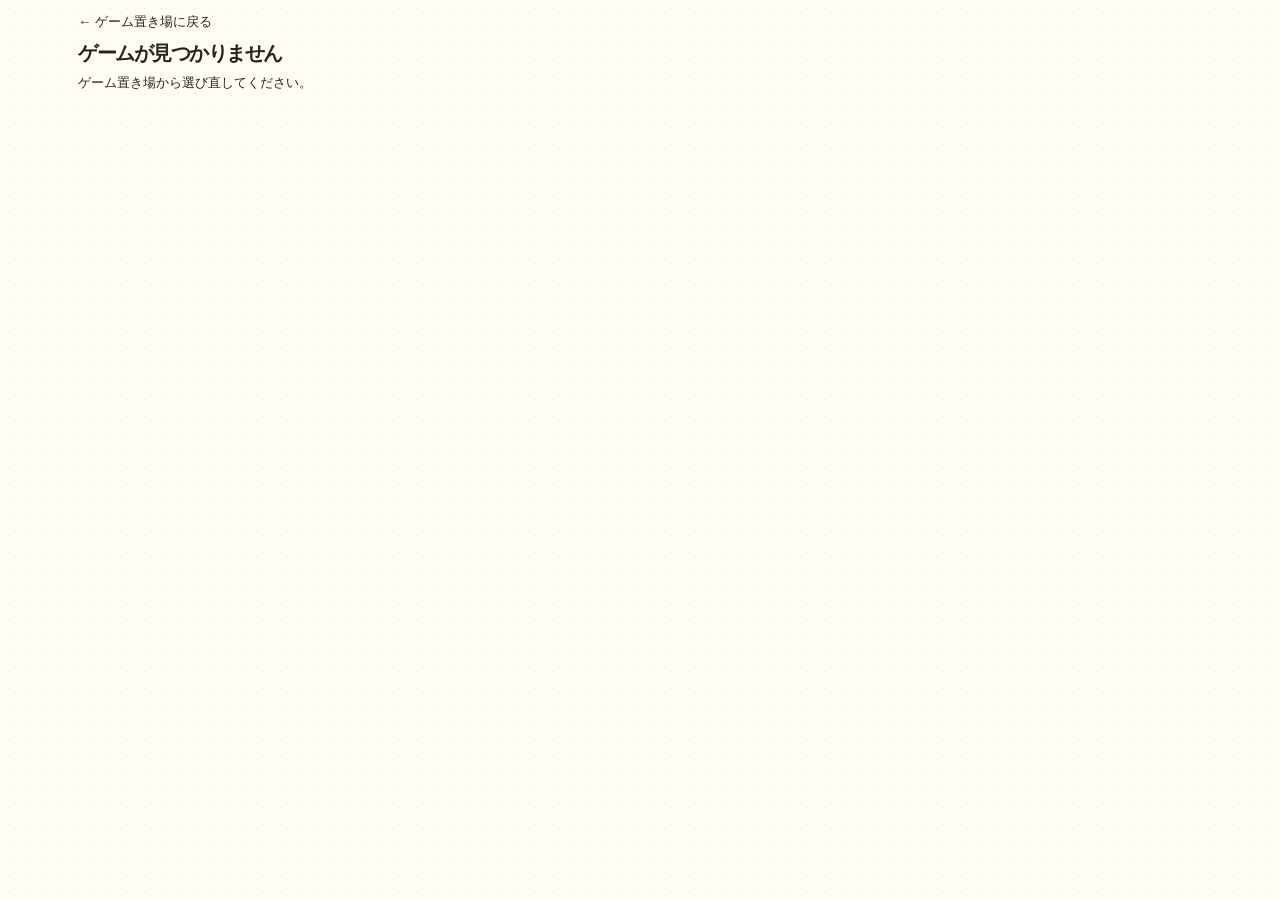
<file: play.html>
<!doctype html><html lang="ja"><head><meta charset="utf-8"><meta data-library-security="csp" http-equiv="Content-Security-Policy" content="default-src 'none'; script-src 'self'; script-src-attr 'none'; style-src 'self' 'unsafe-inline'; img-src 'self' data:; font-src 'self' data:; media-src 'self' blob: data:; connect-src 'none'; worker-src 'none'; frame-src 'self'; object-src 'none'; base-uri 'none'; form-action 'none'">
<meta data-library-security="referrer" name="referrer" content="no-referrer">
<meta name="viewport" content="width=device-width,initial-scale=1,viewport-fit=cover"><title>ゲームで遊ぶ｜くろみちch</title><link rel="icon" href="data:image/svg+xml,%3Csvg xmlns='http://www.w3.org/2000/svg' viewBox='0 0 40 40'%3E%3Crect width='40' height='40' rx='10' fill='%23ffe34c'/%3E%3Ctext x='7' y='30' font-size='29'%3Eく%3C/text%3E%3C/svg%3E"><link rel="stylesheet" href="style.css"><script src="catalog.js" defer></script><script src="play.js" defer></script></head><body class="play-page"><main class="play-main"><a href="index.html#games">← ゲーム置き場に戻る</a><div class="play-heading"><h1 id="title">ゲームを読み込み中</h1><button id="fullscreen" class="button secondary" hidden>大きく表示</button></div><p id="description"></p><div id="player"></div></main></body></html>
</file>
<file: style.css>
:root{--paper:#fffef8;--ink:#26241f;--yellow:#ffe34c;--muted:#69665e;--line:#dedbd0}*{box-sizing:border-box}html{scroll-behavior:smooth;scroll-padding-top:24px}body{margin:0;color:var(--ink);background:var(--paper);font-family:"Yu Gothic","Meiryo",sans-serif;font-size:16px;line-height:1.7}a{color:inherit;text-decoration:none}button,input,select,textarea{font:inherit}button,a,input,textarea,select{touch-action:manipulation}a:focus-visible,button:focus-visible,input:focus-visible,textarea:focus-visible,select:focus-visible{outline:3px solid #526bb5;outline-offset:5px}.header,main,footer{max-width:1160px;margin:auto}.header{display:flex;justify-content:space-between;align-items:center;padding:25px 32px;border-bottom:1px solid var(--line)}.brand{display:flex;align-items:center;gap:12px;font-weight:900;font-size:24px;line-height:1.2}.brand-mark{display:grid;place-items:center;width:44px;height:44px;background:var(--yellow);border:2px solid var(--ink);border-radius:13px;transform:rotate(-7deg)}.ch{font-size:19px}.brand small{display:block;font-size:10px;letter-spacing:2px;margin-top:7px}.header nav{display:flex;gap:30px;font-weight:700;font-size:14px}.header nav a:hover{box-shadow:0 3px var(--yellow)}main{padding:0 32px}.intro{display:grid;grid-template-columns:1.1fr 1fr;gap:30px;align-items:center;padding:48px 0 42px}.eyebrow{font-size:13px;font-weight:800;letter-spacing:1.5px;margin:0 0 12px}h1{font-size:clamp(34px,4.6vw,58px);line-height:1.45;letter-spacing:-1.5px;margin:0;font-weight:900}h1 span{background:linear-gradient(transparent 58%,var(--yellow) 58%,var(--yellow) 93%,transparent 93%)}.intro-copy{color:var(--muted);margin:18px 0 22px;line-height:1.9}.button{display:inline-flex;align-items:center;justify-content:center;gap:28px;background:var(--ink);color:white;padding:13px 22px;border:2px solid var(--ink);border-radius:9px;font-weight:800;cursor:pointer;font-size:15px}.button:hover{background:#484334;transform:translateY(-1px)}.button.secondary{background:var(--paper);color:var(--ink)}.host-art{position:relative;height:310px;transform:rotate(2deg);border-radius:40% 42% 34% 38%;background:#fff5ba;overflow:hidden;border:1px solid #f0e8c2}.host-art img{width:100%;height:100%;object-fit:cover;object-position:center 75%;mix-blend-mode:multiply}.sticker{position:absolute;bottom:7px;left:50%;transform:translateX(-50%) rotate(-5deg);background:var(--yellow);text-align:center;padding:8px 15px;white-space:nowrap;font-size:13px;box-shadow:2px 3px 0 #27241e}.sticker b{font-size:14px}.collection{padding:30px 0 45px;border-top:2px solid var(--ink)}.section-heading{display:flex;align-items:end;justify-content:space-between;gap:16px;margin-bottom:24px}.section-heading .eyebrow{font-size:12px;margin-bottom:3px;color:var(--muted)}h2{font-size:25px;margin:0;font-weight:900}.count{display:inline-flex;align-items:center;justify-content:center;border:1px solid var(--ink);min-width:29px;height:29px;font-size:14px;border-radius:50%;margin-left:12px;vertical-align:middle;background:var(--yellow)}.note{font-size:13px;color:var(--muted)}.grid{display:grid;grid-template-columns:repeat(3,minmax(0,1fr));gap:23px}.empty{grid-column:1/-1;min-height:155px;border:2px dashed var(--line);border-radius:14px;display:flex;align-items:center;justify-content:center;gap:25px;padding:28px;background:#fffdf2}.empty-symbol{font-size:32px;font-weight:900;color:#9c8739;background:#fff1a2;border-radius:16px;padding:10px 23px;transform:rotate(-5deg)}.empty h3{font-size:19px;margin:0 0 5px}.empty p{font-size:14px;color:var(--muted);margin:0}.card{border:1px solid var(--line);border-radius:14px;overflow:hidden;background:white;transition:transform .18s,box-shadow .18s}.card:hover{transform:translateY(-4px);box-shadow:5px 6px 0 #eee9cf}.card-cover{aspect-ratio:16/10;background:#ffef9a;display:grid;place-items:center;overflow:hidden;font-size:44px;font-weight:900}.card-cover img{width:100%;height:100%;object-fit:cover}.card-body{padding:20px}.card h3{font-size:20px;margin:8px 0}.card p{font-size:14px;color:var(--muted);margin:0 0 20px;min-height:24px}.tag{font-size:12px;font-weight:700;color:#686044}.card-action{display:flex;align-items:center;justify-content:space-between;border-top:1px solid var(--line);padding-top:13px;font-weight:800;font-size:14px}.links-section{padding:20px 0 50px}.link-grid{display:grid;grid-template-columns:repeat(2,minmax(0,1fr));gap:14px}.link-card{padding:20px 22px;border:1px solid var(--line);border-radius:10px;display:flex;align-items:center;justify-content:space-between;background:#fff}.link-card:hover{border-color:var(--ink)}.link-card strong{display:block}.link-card small{font-size:13px;color:var(--muted)}.link-empty{grid-column:1/-1;margin:0;color:var(--muted);font-size:14px;padding:20px 0;border-top:1px solid var(--line)}footer{padding:25px 32px 35px;border-top:1px solid var(--line);display:flex;justify-content:space-between;gap:16px;font-size:12px;color:var(--muted)}.brand-text{font-size:18px;font-weight:900;color:var(--ink)}.admin{max-width:780px;padding-top:36px}.admin h1{font-size:30px}.admin-panel{background:white;border:1px solid var(--line);padding:25px;border-radius:14px;margin:25px 0}.admin form{display:grid;gap:16px}.admin label{font-weight:700;font-size:14px;display:grid;gap:5px}.admin input,.admin textarea,.admin select{width:100%;padding:10px 12px;border:1px solid #b6b0a0;border-radius:7px;background:white;color:var(--ink)}.admin .help{font-size:14px;color:var(--muted)}.admin-row{display:flex;justify-content:space-between;gap:12px;border-bottom:1px solid var(--line);padding:14px 0}.admin-row button{font-size:14px;cursor:pointer;background:white;border:1px solid var(--line);border-radius:6px}.status{font-size:14px;white-space:pre-wrap}.error{color:#a12525}.play-main{padding-top:24px}.play-main h1{font-size:28px;margin:16px 0}.game-frame{display:block;width:100%;height:74vh;border:2px solid var(--ink);border-radius:12px;background:white}.play-heading{display:flex;justify-content:space-between;align-items:center;gap:16px}.play-heading button{font-size:14px;padding:9px 14px}.sr-only{position:absolute;width:1px;height:1px;overflow:hidden;clip:rect(0,0,0,0)}@media(max-width:700px){.header{padding:18px 20px}.brand{font-size:21px}.header nav{gap:18px}main{padding:0 20px}.intro{padding:30px 0;gap:22px;grid-template-columns:1fr}.intro>div:first-child{z-index:1}.intro h1{font-size:40px}.intro-copy{font-size:15px}.host-art{height:245px;max-width:420px;width:100%;margin:auto}.section-heading{align-items:start;flex-direction:column;gap:5px}h2{font-size:23px}.grid{grid-template-columns:1fr}.empty{padding:24px 18px;gap:15px;align-items:start}.empty-symbol{font-size:24px;padding:8px 15px}.empty h3{font-size:17px}.link-grid{grid-template-columns:1fr}footer{padding:22px 20px;flex-wrap:wrap}.admin-panel{padding:18px}.game-frame{height:65vh}.play-heading{align-items:start;flex-direction:column}}@media(prefers-reduced-motion:reduce){html{scroll-behavior:auto}*{transition:none!important}}


/* 手動サムネイルの文字と配色をベースにした見出し */
.manual-card{padding:20px 24px 24px;background:#fffef8;border:1px solid #ece7d8;border-radius:3px;text-align:center;max-width:410px;width:100%;margin:auto}.manual-channel{font-family:monospace;font-weight:900;font-size:23px;color:#694c3d;letter-spacing:2px}.manual-title{background:#fff5b7;border:3px solid #efc843;border-radius:6px;transform:rotate(-3deg);font-family:"Yu Mincho","Hiragino Mincho ProN",serif;font-weight:900;font-size:clamp(28px,3.2vw,41px);line-height:1.5;padding:13px 20px;margin:20px 0 23px}.manual-reactions{display:flex;justify-content:space-around;gap:12px}.manual-reactions span{background:white;border:2px solid #34302b;border-radius:45%;padding:7px 15px;font-family:serif;font-weight:700;font-size:17px}@media(max-width:700px){.manual-card{max-width:350px;padding:16px 22px}.manual-title{font-size:32px;margin:15px 0 20px}}

/* 元の動画素材をそのまま使い、案内を最小限に */
[hidden]{display:none!important}.quiet-intro{padding:28px 0;grid-template-columns:1fr 1.1fr;gap:24px}.quiet-intro h1{font-size:clamp(28px,3.4vw,43px);line-height:1.65;letter-spacing:0}.original-hosts{width:100%;aspect-ratio:1080/650;overflow:hidden;border-radius:12px}.original-hosts img{display:block;width:100%;height:100%;object-fit:cover;object-position:center 84%}.collection{padding-top:24px}.empty{min-height:120px}.empty h3{margin:0;font-size:16px;font-weight:500}.card h3{margin-bottom:20px}footer{padding-top:18px;padding-bottom:18px}@media(max-width:700px){.quiet-intro{padding:22px 0;grid-template-columns:1fr;gap:12px}.quiet-intro h1{font-size:29px;line-height:1.5}.quiet-intro h1 br{display:none}.original-hosts{max-width:410px;margin:auto}.collection{padding-bottom:26px}}

.link-pending{background:transparent;border-style:dashed}.link-pending:hover{border-color:var(--line)}.pending-label{font-size:13px;color:var(--muted);background:#f2efe4;padding:3px 10px;border-radius:20px}

/* チャンネルのふたりを余白と吹き出しで配置 */
body{background-color:#fffdf5;background-image:radial-gradient(#e9dfba 0.6px,transparent 0.6px);background-size:17px 17px}
.header{border-bottom:0;padding-top:24px;padding-bottom:18px}.brand-mark{box-shadow:2px 3px 0 #e8c74f;transition:transform .2s}.brand:hover .brand-mark{transform:rotate(6deg)}
.lively-intro{grid-template-columns:.95fr 1.15fr;gap:26px;padding:28px 0 34px;isolation:isolate}.intro-heading{animation:heading-arrive .65s ease-out both}.lively-intro h1{font-size:clamp(30px,3.6vw,46px);line-height:1.65;letter-spacing:0}.lively-intro h1 span{background:linear-gradient(transparent 62%,#ffe66d 62%,#ffe66d 94%,transparent 94%)}
.hosts-stage{position:relative;padding:65px 8px 8px;min-width:0;isolation:isolate}.hosts-stage:before{content:"";position:absolute;inset:25% 1% 3%;background:#fff0a6;border-radius:47% 53% 46% 54%;transform:rotate(-4deg);z-index:-1;opacity:.45}
.hosts-portraits{display:block;width:100%;height:285px;object-fit:contain;filter:drop-shadow(0 8px 0 #55411a0b);animation:hosts-arrive .7s cubic-bezier(.2,.7,.3,1) both,host-bob 2s .7s ease-in-out 2}
.speech{position:absolute;z-index:2;top:13px;border:2px solid #302c25;background:#fffefb;border-radius:48% 44% 46% 40%;padding:12px 22px;font-size:clamp(17px,2vw,22px);font-weight:900;white-space:nowrap;line-height:1.4;box-shadow:4px 5px 0 #efc943;cursor:pointer;transform:rotate(var(--tilt));animation:speech-arrive .65s cubic-bezier(.2,1.6,.5,1) both;transition:box-shadow .18s,background .18s}
.speech:before{content:"";position:absolute;width:13px;height:13px;background:#fffefb;border-right:2px solid #302c25;border-bottom:2px solid #302c25;bottom:-9px;left:56%;transform:rotate(42deg)}
.speech-rabbit{left:3%;--tilt:-9deg;animation-delay:.24s}.speech-wolf{right:1%;--tilt:8deg;animation-delay:.46s}.speech:hover{background:#fff7c9;box-shadow:6px 7px 0 #efc943}.speech:hover:before{background:#fff7c9}.speech:active{box-shadow:1px 2px 0 #efc943}
.stage-spark{position:absolute;font-weight:900;color:#d4ad2a;pointer-events:none;animation:spark-arrive 1s ease-out both}.spark-one{left:1%;top:47%;font-size:30px;transform:rotate(15deg)}.spark-two{right:0;bottom:2%;font-size:40px;animation-delay:.35s}
.collection{border-top:2px solid #e7dca9}.section-heading h2{display:inline-block;position:relative}.section-heading h2:after{content:"";display:block;width:32px;height:4px;background:#edc946;border-radius:2px;margin-top:8px}.empty{background:#fffdf4cc;border-color:#dcd2af}.link-card{background:#fffefb;border:1px solid #dfd4ae;box-shadow:3px 4px 0 #eee5c6;transition:transform .2s,box-shadow .2s}.link-card[href]:hover{transform:translateY(-3px);box-shadow:4px 7px 0 #e9da9b}.link-pending{background:#fffdf6;border-style:dashed}.pending-label{background:#f4ecd1}.card{transition:transform .22s,box-shadow .22s}.card:hover{transform:translateY(-5px) rotate(-.5deg)}
@keyframes heading-arrive{from{opacity:0;transform:translateY(10px)}to{opacity:1;transform:translateY(0)}}
@keyframes hosts-arrive{from{opacity:0;transform:translateY(17px) scale(.97)}to{opacity:1;transform:translateY(0) scale(1)}}
@keyframes speech-arrive{0%{opacity:0;transform:translateY(15px) rotate(var(--tilt)) scale(.6)}70%{opacity:1;transform:translateY(-4px) rotate(var(--tilt)) scale(1.08)}100%{opacity:1;transform:translateY(0) rotate(var(--tilt)) scale(1)}}
@keyframes spark-arrive{from{opacity:0;scale:.4}to{opacity:1;scale:1}}
@media(max-width:700px){.lively-intro{grid-template-columns:1fr;gap:8px;padding:18px 0 28px}.lively-intro h1{font-size:clamp(27px,7vw,34px);line-height:1.55;text-align:center}.lively-intro h1 br{display:none}.hosts-stage{width:100%;max-width:440px;margin:auto;padding-top:62px}.hosts-portraits{height:auto;aspect-ratio:1.75;object-fit:contain}.speech{font-size:18px;padding:10px 18px}.speech-rabbit{left:3%}.speech-wolf{right:2%}.spark-one{left:0;font-size:24px}.spark-two{font-size:30px}.collection{padding-top:22px}}
@media(prefers-reduced-motion:reduce){*,*:before,*:after{animation:none!important;transition:none!important;scroll-behavior:auto!important}}

@keyframes host-bob{0%,100%{transform:translateY(0)}50%{transform:translateY(-5px)}}
/* The play page gives the embedded game the remaining visible screen height. */
.play-page{height:100vh;height:100dvh;min-height:0;overflow:hidden}
.play-page .play-main{height:100%;padding:12px 18px;display:flex;flex-direction:column;gap:8px;padding-top:max(12px,env(safe-area-inset-top));padding-bottom:max(12px,env(safe-area-inset-bottom))}
.play-page .play-main>a{font-size:13px;line-height:20px;align-self:flex-start;flex:none}
.play-page .play-heading{flex:none;display:flex;flex-direction:row;align-items:center;justify-content:space-between;gap:12px}
.play-page .play-main h1{font-size:20px;line-height:1.3;margin:0}
.play-page #description{margin:0;font-size:13px;line-height:1.45;flex:none}
.play-page #player{flex:1;min-height:0}
.play-page .game-frame{width:100%;height:100%;min-height:0;margin:0}
.play-page .play-heading button{white-space:nowrap;flex:none}
@media(max-width:640px){.play-page .play-main{padding:6px;gap:5px;padding-top:max(6px,env(safe-area-inset-top));padding-bottom:max(6px,env(safe-area-inset-bottom))}.play-page .play-main>a{font-size:11px;line-height:16px}.play-page .play-main h1{font-size:14px}.play-page .play-heading{gap:6px}.play-page .play-heading button{font-size:11px;padding:7px 9px}.play-page #description{display:none}.play-page .game-frame{border-width:1px;border-radius:7px}}
</file>
<file: games/79b72ceb0181b890/style.css>
*{box-sizing:border-box;-webkit-tap-highlight-color:transparent}html,body{margin:0;width:100%;height:100%;overflow:hidden;overscroll-behavior:none;background:#252127;color:#252127;font-family:"Arial Black","Hiragino Kaku Gothic ProN","Yu Gothic",Meiryo,sans-serif;font-weight:800}body{height:100dvh;display:flex;justify-content:center}button{font:inherit;color:inherit;cursor:pointer;touch-action:manipulation}button:focus-visible{outline:4px solid #128ca0;outline-offset:3px}[hidden]{display:none!important}#game{position:relative;width:min(100%,500px);height:100%;overflow:hidden;background:#fff0c8;isolation:isolate;touch-action:none;user-select:none;-webkit-user-select:none}canvas{display:block;width:100%;height:100%;position:absolute;inset:0}#hud{position:absolute;z-index:4;top:0;left:0;right:0;display:flex;align-items:center;gap:12px;padding:max(8px,env(safe-area-inset-top)) 13px 6px;pointer-events:none}#hearts{font-size:25px;letter-spacing:2px;color:#e9494b;-webkit-text-stroke:1px #252127;text-shadow:0 2px #fff}#hearts .lost{color:#c5baa2}#score{background:#252127;color:#fff8e5;border-radius:6px;transform:rotate(-2deg);padding:3px 10px;font-size:14px;box-shadow:2px 2px 0 #e6b95e}#score b{font-size:23px}#mute{pointer-events:auto;margin-left:auto;border:2px solid #252127;background:#fff8e5;border-radius:50%;width:44px;height:44px;display:grid;place-items:center;box-shadow:2px 3px #252127}#mute svg{width:27px;height:27px;fill:#252127;stroke:#252127;stroke-width:2;stroke-linecap:round;stroke-linejoin:round}#mute svg .waves{fill:none}#mute[aria-pressed=true] .waves{display:none}#mute[aria-pressed=true]:after{content:"";position:absolute;width:31px;height:3px;background:#e9494b;transform:rotate(-48deg);box-shadow:0 0 0 1px #fff8e5}.screen{position:absolute;inset:0;z-index:3;pointer-events:none}.screen button{pointer-events:auto}.brand{position:absolute;top:9%;width:100%;text-align:center;letter-spacing:.13em;font-size:10px;margin:0}h1{position:absolute;top:12%;width:100%;text-align:center;line-height:1.05;margin:0;transform:rotate(-4deg);filter:drop-shadow(3px 4px 0 #252127)}h1>span{display:block;font-size:clamp(30px,8.8vw,48px);color:#fff8e5;-webkit-text-stroke:1.5px #252127}h1 strong{display:block;margin-top:3px;font-size:clamp(35px,10.4vw,55px);letter-spacing:-.07em;color:#ffcd38;-webkit-text-stroke:1.4px #252127}h1 .question{color:#f26455}.title-bottom{position:absolute;bottom:max(3.5%,env(safe-area-inset-bottom));left:8%;width:84%;text-align:center}.rule{font-size:clamp(17px,4.5vw,22px);margin:0 0 9px;text-shadow:1px 1px #fff8e5,-1px -1px #fff8e5}.primary{width:100%;min-height:58px;border:3px solid #252127;border-radius:10px;background:#f65446;box-shadow:0 6px 0 #252127;color:#fff8e5;font-size:24px;font-weight:1000;letter-spacing:.06em;transition:transform .08s,box-shadow .08s;text-shadow:1px 2px #942e32}.primary span{margin-left:8px}.primary:active{transform:translateY(4px);box-shadow:0 2px #252127}.hint{font-size:10px;letter-spacing:.08em;margin:12px 0 0}#caption{position:absolute;left:0;right:0;bottom:0;padding:0 12px max(13px,env(safe-area-inset-bottom));z-index:2;text-align:center;pointer-events:none}#badge{display:inline-block;padding:4px 12px;margin-bottom:6px;color:#fff8e5;background:#252127;border-radius:4px;transform:rotate(-2deg);font-size:12px;letter-spacing:.06em}#message{display:block;font-size:clamp(25px,7vw,35px);line-height:1.2;text-shadow:2px 2px 0 #fff8e5,-2px -2px 0 #fff8e5}#submessage{display:block;margin-top:4px;font-size:11px;letter-spacing:.08em}#targets{position:absolute;inset:0;z-index:2;pointer-events:none}.hand-target{position:absolute;border:0;background:transparent;padding:0;border-radius:50%;pointer-events:auto;touch-action:none}.hand-target:disabled{pointer-events:none}.hand-target:focus-visible{background:#fff7;outline:3px dashed #168d9c}#result{background:#25212770;display:grid;place-items:center;padding:25px;backdrop-filter:blur(3px)}.result-card{pointer-events:auto;background:#fff7df;border:4px solid #252127;border-radius:12px;padding:23px 20px 25px;width:100%;box-shadow:8px 9px #252127;transform:rotate(-2deg);text-align:center}.eyebrow{display:inline-block;background:#252127;color:#ffcc38;padding:4px 14px;margin:0;letter-spacing:.15em;font-size:14px}h2{font-size:clamp(31px,9vw,43px);margin:10px -15px 6px;letter-spacing:-.06em;color:#de443e}#result-quip{font-size:12px;margin:8px 0 20px}.stats{display:flex;border-block:2px solid #252127;padding:13px 0;gap:10px}.stats>div{flex:1}.stats>div+div{border-left:2px dashed #cbbf9d}.stats span{display:block;font-size:13px}.stats b{display:inline-block;font-size:52px;line-height:1.2}.stats small{font-size:13px}#best{font-size:11px;margin:13px 0 19px}.resume{position:absolute;inset:0;z-index:10;background:#252127e8;color:#ffdc59;border:0;font-size:25px;letter-spacing:.05em}@media(max-height:650px){.brand{top:11%;font-size:9px}h1{top:15%}h1>span{font-size:27px}h1 strong{font-size:35px}.title-bottom{bottom:3%}.primary{min-height:48px;font-size:21px}.hint{margin-top:9px}.rule{font-size:17px}.result-card{padding:13px 17px 19px}.stats b{font-size:40px}#result-quip{margin:7px 0 12px}#caption{padding-bottom:8px}#badge{font-size:10px;padding:3px 10px;margin-bottom:4px}#message{font-size:25px}#submessage{font-size:10px}}@media(min-width:700px){#game{border-inline:3px solid #161319;box-shadow:0 0 90px #0008}}@media(prefers-reduced-motion:reduce){.primary{transition:none}}
</file>
<file: games/9a7d7ae415e417f1/style.css>
:root{color-scheme:light;--ink:#262c28;--paper:#f6ecd7;--red:#bd3e2e;--gold:#c49a43;--muted:#736a58;--line:#d1c1a0;--font:"Yu Gothic","Hiragino Kaku Gothic ProN","Meiryo",sans-serif;--brush:"Yu Mincho","Hiragino Mincho ProN",serif}
*{box-sizing:border-box;-webkit-tap-highlight-color:transparent}html,body{margin:0;width:100%;height:100%;overflow:hidden}body{font-family:var(--font);color:var(--ink);background:#222921;background-image:radial-gradient(ellipse at 50% 35%,#434a3b 0,transparent 62%),repeating-linear-gradient(135deg,transparent 0 35px,#ffffff03 35px 36px);display:grid;place-items:center}button,input{font:inherit}button{cursor:pointer;touch-action:manipulation;border:0;color:inherit}button:focus-visible,input:focus-visible{outline:3px solid #257892;outline-offset:3px}button:disabled{cursor:default}button:not(:disabled):active{transform:translateY(2px)}[hidden]{display:none!important}.game-shell{position:relative;isolation:isolate;width:min(100%,460px);height:100%;height:100dvh;max-height:920px;display:flex;flex-direction:column;overflow:hidden;background:var(--paper);box-shadow:0 0 0 1px #d2ba7e55,0 22px 100px #0008;padding-top:env(safe-area-inset-top);padding-bottom:env(safe-area-inset-bottom)}.game-shell:after{content:"";position:absolute;inset:0;pointer-events:none;z-index:10;box-shadow:inset 0 0 40px #84582c0c}.topbar{height:49px;min-height:49px;display:flex;align-items:center;justify-content:space-between;padding:0 14px;border-bottom:1px solid #cbb9968a;background:#f6ecd7ed;z-index:12}.wordmark{font-weight:800;font-size:12px;letter-spacing:.09em;white-space:nowrap}.crest{display:inline-grid;place-items:center;background:var(--red);color:var(--paper);width:22px;height:22px;transform:rotate(-7deg);font-size:15px;margin-right:3px}.top-actions{display:flex;gap:3px}.icon-button{background:transparent;height:44px;min-width:44px;display:flex;align-items:center;justify-content:center;gap:5px;padding:6px;font-size:11px;font-weight:700}.icon-button svg{width:20px;height:20px;fill:none;stroke:currentColor;stroke-width:1.7;stroke-linecap:round;stroke-linejoin:round}.icon-button[aria-pressed=true]{color:var(--red)}.icon-button[aria-pressed=true] .sound-waves{opacity:.2}.gear{border-left:1px solid var(--line);margin-left:4px;padding-left:12px}
.battlefield{position:relative;flex:1;min-height:0;overflow:hidden;background:#f1e5c7}canvas{display:block;width:100%;height:100%}.title-banner{position:absolute;top:23px;left:0;right:0;text-align:center;pointer-events:none}.title-eyebrow{display:flex;justify-content:center;align-items:center;gap:10px;font-size:12px;font-weight:700;letter-spacing:.18em}.title-eyebrow span{display:block;width:28px;height:1px;background:var(--gold)}h1{font-family:var(--brush);font-weight:900;margin:9px 0 8px;line-height:1.14;font-size:clamp(39px,10.9vw,53px);letter-spacing:-.08em;text-shadow:1px 2px 0 #fff6}h1>span{display:block;font-size:1.65em;letter-spacing:.11em;margin-left:.1em;line-height:.98}h1>span:after{content:"";display:inline-block;width:7px;height:7px;border:2px solid var(--red);transform:rotate(14deg);margin-left:0;position:absolute;top:47px}.title-sub{display:inline-block;transform:rotate(-3deg);background:var(--red);color:#fff4df;font-family:var(--brush);font-weight:900;font-size:18px;letter-spacing:.02em;padding:5px 13px;box-shadow:3px 3px 0 #7c352b1a}.title-banner>p{font-size:14px;font-weight:800;margin:18px 0 0;letter-spacing:.015em}.entry-controls{flex:none;background:var(--paper);position:relative;padding:15px 24px 14px;text-align:center;border-top:1px solid var(--line);z-index:4}.entry-tip{font-size:13px;letter-spacing:.05em;font-weight:700;margin:0 0 11px}.primary-button{position:relative;width:100%;height:68px;background:var(--red);color:#fff4dc;box-shadow:0 5px 0 #793529,0 7px 0 #d7c4a3;border:1px solid #a73226;display:flex;justify-content:center;align-items:center;gap:17px}.primary-button:before,.primary-button:after{content:"";position:absolute;inset:5px;pointer-events:none;border:1px solid #f9d18b50}.primary-button:after{inset:9px;border-width:0 1px}.primary-button>span{font-family:var(--brush);font-size:29px;letter-spacing:.11em;font-weight:900}.primary-button>b{position:absolute;right:19px;border:1px solid #f0c278a8;width:30px;padding:4px 3px;font-size:11px;font-family:var(--brush);line-height:1.2;transform:rotate(7deg)}.under-button{font-size:12px;color:var(--muted);margin:15px 0 6px}.channel-credit{font-size:11px;letter-spacing:.1em;color:#746747}
.enemy-panel{flex:none;padding:10px 19px 11px;border-bottom:1px solid var(--line);background:var(--paper);z-index:3}.campaign{display:flex;align-items:center;justify-content:space-between;font-size:11px;font-weight:700;letter-spacing:.08em;color:var(--muted)}#campaign-steps{display:flex;align-items:center;gap:5px}#campaign-steps i{font-style:normal;font-size:11px;display:grid;place-items:center;border:1px solid #bfb195;width:21px;height:21px;border-radius:50%;color:#9f957d}#campaign-steps i.current{background:var(--ink);color:var(--paper);border-color:var(--ink)}#campaign-steps i.done{background:var(--gold);color:var(--paper);border-color:var(--gold)}#campaign-steps b{width:12px;border-top:1px solid #c0b393}.enemy-tag{color:#3e6260}.enemy-heading{display:flex;align-items:center;justify-content:space-between;gap:6px;margin:6px 0}.enemy-heading h2{font-family:var(--brush);font-size:24px;margin:0;letter-spacing:.03em}.troop-count{display:flex;align-items:center;gap:6px;font-size:12px;white-space:nowrap}.troop-count>strong{font-family:Georgia,serif;font-size:24px;line-height:1;margin-left:1px}.enemy-count>strong{color:#35605b}.pips{display:flex;gap:3px;align-items:center}.pips i{display:block;background:var(--red);width:10px;height:18px;clip-path:polygon(0 0,100% 0,100% 100%,50% 76%,0 100%)}.pips i.empty{background:#d0c4a8}.enemy-count .pips i:not(.empty){background:#476b65}.enemy-reading{display:flex;align-items:center;justify-content:space-between;gap:4px}.enemy-reading p{font-size:12px;margin:0;color:#5c6353;font-weight:700}.history{display:flex;gap:4px;align-items:center;font-size:10px;white-space:nowrap}.history>div{display:flex;gap:3px}.history-hand{display:inline-grid;place-items:center;min-width:23px;height:23px;background:#e8dcc2;border-radius:3px;font-size:10px}.history-hand.new{background:#ded0ad;color:#263c35;font-weight:700}
.stage-label{position:absolute;top:14px;left:14px;writing-mode:vertical-rl;font-family:var(--brush);letter-spacing:.14em;font-size:14px;color:#695d43;border-left:1px solid #ab95775c;padding-left:7px;max-height:190px}.hands{position:absolute;top:31%;left:50%;transform:translateX(-50%);display:flex;gap:8px;align-items:center;z-index:4;filter:drop-shadow(0 3px 1px #9c81561c)}.hand-reveal{width:85px;min-height:98px;display:grid;grid-template-columns:1fr;justify-items:center;align-content:center;gap:1px;background:#fbf2ddf5;border:1px solid #cbb18b;border-radius:4px;position:relative}.hand-reveal>span{font-size:10px;letter-spacing:.1em;color:var(--red);font-weight:800}.hand-reveal.foe>span{color:#3b625f}.hand-reveal>div{height:46px}.hand-reveal svg{width:48px;height:46px}.hand-reveal>strong{font-size:16px}.versus{font-family:var(--brush);font-size:18px;color:#8e3e2a}.verdict{position:absolute;left:9px;right:9px;top:61%;text-align:center;z-index:5;pointer-events:none;display:flex;flex-direction:column;align-items:center;gap:6px}.verdict strong{font-family:var(--brush);font-weight:900;color:var(--red);font-size:clamp(27px,8vw,37px);letter-spacing:.04em;background:#f7eddcdd;padding:1px 11px;transform:rotate(-3deg);box-shadow:0 3px 0 #b9934855;line-height:1.25}.verdict span{background:#262c28ed;color:#fff3d8;padding:4px 10px;font-size:12px;letter-spacing:.06em}.verdict.loss strong{font-family:var(--font);font-size:22px;letter-spacing:0;transform:rotate(-2deg)}.verdict.success{top:66%}.verdict.success strong{font-size:42px;color:#ab3026}.verdict.failed strong{font-size:25px;color:#4e554b}.force-badge{position:absolute;right:10px;top:12px;border:1px solid #dbae53;background:#30312af2;color:#ffda7f;font-size:12px;font-weight:800;padding:5px 8px}.battle-toast{position:absolute;bottom:12px;left:50%;transform:translateX(-50%);font-size:12px;font-weight:800;white-space:nowrap;background:#f6ecd7e8;color:var(--red);border:1px solid #c9ad71;padding:5px 11px;z-index:7}.game-shell.forced .battlefield{box-shadow:inset 0 0 0 4px #c59b45}.game-shell.forced .play-controls{background:#f2dfad}
.play-controls{flex:none;padding:12px 17px 15px;border-top:2px solid #bca271;background:var(--paper);position:relative;z-index:6}.player-status{display:flex;align-items:center;justify-content:space-between;gap:10px}.own-tag{background:var(--red);color:var(--paper);font-size:10px;padding:3px 4px;letter-spacing:.04em}.morale-meter{display:flex;align-items:center;gap:4px;font-size:11px}.morale-meter i{width:12px;height:12px;transform:rotate(45deg);background:#d2c3a2;border:1px solid #c1ac82;margin:0 1px}.morale-meter i.full{background:var(--gold);border-color:#ad802d}.morale-meter b{font-size:10px;margin-left:3px;font-weight:400}.force-row{display:flex;align-items:center;gap:9px;margin-top:9px}.force-button{min-width:81px;min-height:44px;padding:5px 9px;background:var(--ink);color:#ffdb8a;font-family:var(--brush);font-weight:900;font-size:15px;border:1px solid #2a3027;box-shadow:0 2px 0 #171d16}.force-button:disabled{color:#92846e;background:#e2d6bc;border-color:#cbbca0;box-shadow:none}.force-button.active{color:#2d3026;background:#d6ac4d;border-color:#997330}.force-button.ready{box-shadow:0 2px 0 #171d16,0 0 0 2px #d6b46c}.force-row p{font-size:11px;line-height:1.55;color:#6b604c;margin:0}.choice-hint{margin:8px 0 7px;text-align:center;font-size:12px;font-weight:700;line-height:1.4}.hand-buttons{display:grid;grid-template-columns:repeat(3,1fr);gap:9px}.hand-buttons button{height:92px;display:flex;flex-direction:column;align-items:center;justify-content:center;background:#fff8e6;border:1px solid #b6a482;box-shadow:0 4px 0 #c4b391;gap:1px;border-radius:3px}.hand-symbol{height:49px;display:block}.hand-symbol svg{width:51px;height:49px}.hand-buttons strong{font-size:17px;letter-spacing:.08em}.hand-buttons button:disabled{opacity:.5}.hand-buttons button:not(:disabled):hover{background:#ffe8aa;border-color:#947244}.order-controls{margin-top:8px}#retainer-line{font-size:15px;font-weight:800;text-align:center;margin:7px 0 8px;line-height:1.5}.order-button{display:flex;flex-direction:column;justify-content:center;align-items:center;gap:6px;width:100%;height:93px;color:#fff7df;background:var(--red);border:1px solid #a53525;box-shadow:0 4px 0 #793529;position:relative}.order-button:after{content:"";position:absolute;inset:4px;border:1px solid #edc77c66;pointer-events:none}.order-button strong{font-family:var(--brush);font-size:25px;font-weight:900;letter-spacing:.01em}.order-button span{font-size:12px;color:#fff1c8}.order-button:disabled{opacity:.75}.waiting-controls{height:129px;display:flex;align-items:center;justify-content:center;flex-direction:column;gap:6px}.waiting-seal{font-family:var(--brush);font-size:22px;color:#aa6044;border:1px solid #ba9370;transform:rotate(-7deg);padding:1px 6px}.waiting-controls>strong{font-family:var(--brush);font-size:18px;letter-spacing:.05em}.waiting-controls>span:last-child{font-size:11px;color:var(--muted)}
.result-banner{position:absolute;inset:25px 20px auto;text-align:center;z-index:5}.result-banner>span{font-size:12px;letter-spacing:.15em}.result-banner h2{font-size:clamp(43px,13vw,59px);font-family:var(--brush);font-weight:900;letter-spacing:.06em;margin:8px 0;color:var(--red)}.result-banner>p{font-size:14px;margin:0 0 20px;font-weight:700}.title-award{border-top:1px solid #af955e;border-bottom:1px solid #af955e;padding:10px 0;background:#f6ecd7d9}.title-award span{display:block;font-size:10px;letter-spacing:.13em;color:#716345;margin-bottom:4px}.title-award strong{font-family:var(--brush);font-size:23px}.result-stats{display:flex;justify-content:center;gap:0;margin-top:17px}.result-stats>div{width:46%;display:flex;flex-direction:column;gap:4px}.result-stats>div+div{border-left:1px solid #b8a279}.result-stats span{font-size:12px}.result-stats strong{font-size:32px;font-family:Georgia,serif;font-weight:400}.result-stats small{font-family:var(--font);font-size:12px}.result-controls .primary-button>span{font-size:24px;letter-spacing:.035em}.result-controls{padding-top:19px}
.modal-shade{position:absolute;inset:0;background:#22291fe0;z-index:30;display:grid;place-items:center;padding:24px}.settings-panel{width:100%;background:var(--paper);padding:20px;border:1px solid #c1a465;box-shadow:7px 7px 0 #10180f55}.settings-heading{display:flex;align-items:center;justify-content:space-between;margin-bottom:19px}.settings-heading h2{font-family:var(--brush);font-size:25px;margin:0}.close-button{width:44px;height:44px;font-size:29px;background:transparent}.settings-panel label{display:block;margin:18px 0}.settings-panel label>span{display:flex;justify-content:space-between;font-size:15px;font-weight:700}.settings-panel output{font-size:13px;color:var(--muted)}input[type=range]{width:100%;height:36px;accent-color:var(--red);margin:6px 0 0;touch-action:pan-x}.settings-panel p{font-size:12px;line-height:1.7;color:var(--muted)}.small-primary{height:48px;width:100%;background:var(--ink);color:var(--paper);font-weight:700;font-size:15px}.pause-cover{position:absolute;inset:49px 0 0;background:#f6ecd7ed;z-index:40;display:flex;justify-content:center;align-items:center;flex-direction:column}.pause-cover strong{font-family:var(--brush);font-size:30px}.pause-cover p{font-size:13px}.sr-only{position:absolute;width:1px;height:1px;padding:0;margin:-1px;overflow:hidden;clip:rect(0,0,0,0);white-space:nowrap;border:0}
@media(min-width:600px) and (min-height:740px){.game-shell{height:calc(100dvh - 32px);border-radius:5px}}@media(max-height:740px){.topbar{height:44px;min-height:44px}.enemy-panel{padding:7px 14px}.enemy-heading h2{font-size:22px}.enemy-heading{margin:4px 0}.play-controls{padding:9px 13px 12px}.force-row{margin-top:5px}.hand-buttons button{height:78px}.hand-symbol,.hand-symbol svg{height:40px;width:43px}.choice-hint{margin:5px 0}.force-button{min-height:42px}.waiting-controls{height:107px}.order-button{height:79px}.order-controls{margin-top:5px}#retainer-line{margin:5px 0;font-size:14px}.entry-controls{padding:12px 20px}.primary-button{height:59px}.title-banner{top:15px}h1{font-size:46px}.title-banner>p{margin-top:13px}.title-sub{font-size:16px}.result-banner{top:18px}.result-banner h2{font-size:49px}.result-banner>p{margin-bottom:12px}.result-stats{margin-top:12px}.verdict strong{font-size:29px}.hand-reveal{width:77px;min-height:88px}.hand-reveal>div,.hand-reveal svg{height:39px}}
@media(max-height:620px){.topbar{height:40px;min-height:40px}.icon-button{height:38px}.enemy-panel{padding:5px 12px}.campaign{font-size:10px}#campaign-steps i{width:17px;height:17px}.enemy-heading h2{font-size:20px}.enemy-reading p{font-size:10px}.history-hand{height:20px;min-width:21px}.play-controls{padding:7px 12px 9px}.troop-count>strong{font-size:21px}.force-button{min-height:36px}.force-row p{font-size:10px}.force-row{margin-top:4px}.hand-buttons button{height:68px}.hand-symbol,.hand-symbol svg{height:33px;width:37px}.hand-buttons strong{font-size:15px}.choice-hint{font-size:11px;margin:4px 0}.waiting-controls{height:93px;gap:3px}.order-button{height:68px}.order-button strong{font-size:22px}.order-button span{font-size:11px}#retainer-line{font-size:12px;margin:4px 0}.title-banner{top:11px}h1{font-size:38px;margin:6px 0}.title-sub{font-size:14px;padding:4px 10px}.title-banner>p{font-size:12px;margin-top:12px}.title-eyebrow{font-size:10px}.entry-controls{padding:9px 18px}.entry-tip{font-size:12px;margin-bottom:8px}.primary-button{height:52px}.primary-button>span{font-size:25px}.under-button{margin:12px 0 4px;font-size:10px}.channel-credit{font-size:10px}.hand-reveal{min-height:72px;width:67px}.hand-reveal>div,.hand-reveal svg{height:31px}.hand-reveal>strong{font-size:14px}.hands{top:27%}.verdict{top:61%;gap:3px}.verdict.loss strong{font-size:19px}.verdict span{font-size:10px}.verdict.success strong{font-size:33px}.verdict.failed strong{font-size:21px}.stage-label{font-size:11px;top:10px;left:9px}.force-badge{font-size:10px;top:8px}.result-banner{top:12px}.result-banner h2{font-size:42px;margin:6px 0}.result-banner>p{font-size:12px;margin-bottom:9px}.title-award{padding:7px 0}.title-award strong{font-size:20px}.result-stats{margin-top:10px}.result-stats strong{font-size:25px}}
@media(max-width:350px){.wordmark{font-size:10px}.topbar{padding:0 10px}.enemy-reading p{font-size:10px}.enemy-heading h2{font-size:21px}.order-button strong{font-size:22px}.morale-meter{gap:3px}.troop-count{gap:4px}.pips{gap:2px}.pips i{width:9px}.title-banner>p{font-size:12px}}@media(prefers-reduced-motion:reduce){button{transition:none}.primary-button:active{transform:none}}
.settings-panel{max-height:100%;overflow-y:auto}.sound-help{border-top:1px solid #c4b391;padding-top:12px}.sound-test{background:var(--red)}.sound-help p{font-size:11px;margin:8px 0}.battle-toast{max-width:calc(100% - 24px);width:max-content;white-space:normal;text-align:center}
/* The reveal follows the game clock, so settings and tab changes freeze every beat. */
.janken-call{position:absolute;left:0;right:0;top:8%;z-index:6;text-align:center;font-family:var(--brush);font-size:44px;line-height:1.15;font-weight:900;letter-spacing:.06em;color:var(--ink);text-shadow:2px 2px 0 #fff6e2;pointer-events:none;transform:rotate(-5deg)}
.janken-call[data-beat=second]{transform:rotate(4deg)}.janken-call[data-beat=hold]{font-size:34px;letter-spacing:.22em}.janken-call[data-beat=pon]{color:var(--red);font-size:54px;transform:rotate(-7deg)}
.dueling .hands{top:32%;width:100%;gap:35px;filter:drop-shadow(0 6px 1px #685c3326);--lift:0px;--lean:0deg;--punch:0px}
.dueling .versus{position:absolute;left:50%;top:43px;transform:translateX(-50%);font-size:21px;opacity:.65}
.dueling .hand-reveal{width:116px;min-height:146px;background:transparent;border:0;gap:0;justify-content:center;align-content:start;transform:translate(var(--punch),calc(-1 * var(--lift))) rotate(calc(12deg + var(--lean)))}
.dueling .hand-reveal.foe{transform:translate(calc(-1 * var(--punch)),calc(-1 * var(--lift))) rotate(calc(-12deg - var(--lean)))}
.dueling .hand-reveal>span{font-size:11px;position:absolute;top:-23px;left:0;right:0;text-align:center;letter-spacing:.2em}
.dueling .hand-reveal>div{height:90px;width:90px;position:relative;isolation:isolate}
.dueling .hand-reveal svg{height:90px;width:90px;position:relative;z-index:2;filter:drop-shadow(1px 2px 0 #fff0ce)}
.dueling .hand-reveal>div:after{content:"";position:absolute;left:22px;top:69px;width:48px;height:63px;z-index:1;background:repeating-linear-gradient(0deg,#993b2c 0 6px,#bd4934 6px 15px);border:2px solid var(--ink);border-top:7px solid #d5aa4d;border-radius:0 0 7px 7px;transform:perspective(100px) rotateX(-8deg)}
.dueling .foe>div:after{background:repeating-linear-gradient(0deg,#334f47 0 6px,#507568 6px 15px)}
.dueling .hand-reveal>strong{position:absolute;top:118px;left:0;right:0;font-size:19px;text-align:center;color:var(--ink);background:#fcf0d3ed;border:1px solid #b79b65;z-index:3;padding:2px 4px}
.dueling .stage-label{opacity:.4}.hand-impact .hand-reveal>strong{color:var(--red)}.hand-impact .hand-reveal.foe>strong{color:#355d51}
@media(max-height:620px){.janken-call{font-size:34px;top:7%}.janken-call[data-beat=pon]{font-size:40px}.dueling .hands{top:31%;gap:33px}.dueling .hand-reveal{width:95px;min-height:117px}.dueling .hand-reveal>div,.dueling .hand-reveal svg{height:72px;width:72px}.dueling .hand-reveal>div:after{left:18px;top:55px;width:38px;height:49px;border-top-width:5px}.dueling .hand-reveal>strong{top:95px;font-size:16px}.dueling .hand-reveal>span{top:-19px}.dueling .versus{top:33px}}
.game-shell{--foe-dark:#334f47;--foe-light:#507568}.game-shell[data-enemy="1"]{--foe-dark:#373952;--foe-light:#565681}.game-shell[data-enemy="2"]{--foe-dark:#79745d;--foe-light:#c4a16d}.dueling .foe>div:after{background:repeating-linear-gradient(0deg,var(--foe-dark) 0 6px,var(--foe-light) 6px 15px)}
</file>
